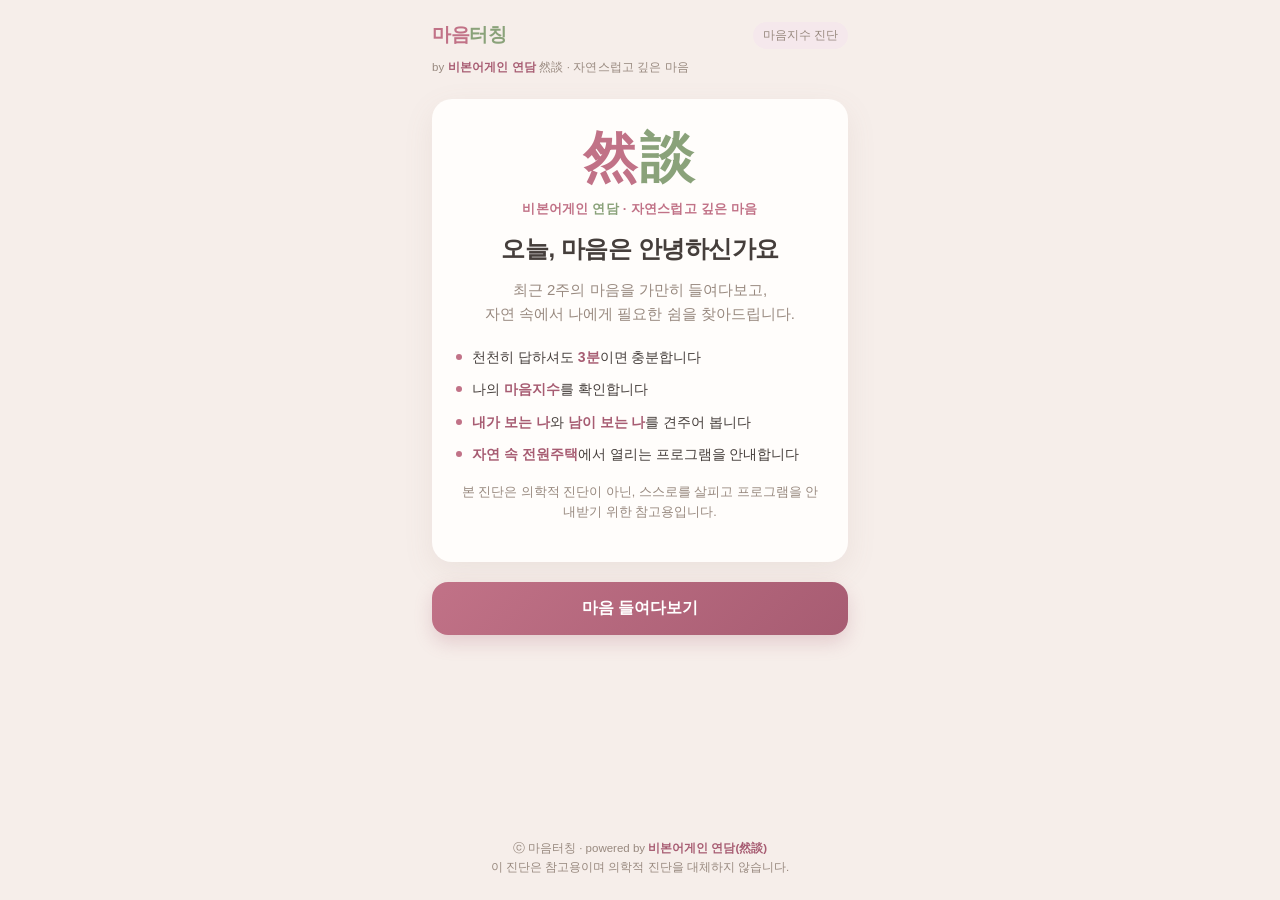
<file: index.html>
<!doctype html>
<html lang="ko">
<head>
  <meta charset="utf-8" />
  <meta name="viewport" content="width=device-width, initial-scale=1, viewport-fit=cover" />
  <meta name="theme-color" content="#f6eeea" />
  <title>마음터칭 · 마음지수 진단</title>
  <style>
    :root {
      --bg: #f6eeea;
      --card: #fffdfb;
      --ink: #453e3b;
      --ink-soft: #98897f;
      --accent: #c17287;        /* 뮤트 로즈 (boa 핑크에서) */
      --accent-deep: #a75c72;
      --accent-soft: #f5e8ec;
      --green: #8aa27a;         /* 세이지 그린 (boa 그린에서) */
      --green-deep: #6f8a62;
      --line: #eadfd8;
      --shadow: 0 10px 30px rgba(150, 115, 105, .10);
      --radius: 20px;
    }
    * { box-sizing: border-box; -webkit-tap-highlight-color: transparent; }
    html, body { margin: 0; padding: 0; }
    body {
      font-family: -apple-system, BlinkMacSystemFont, "Apple SD Gothic Neo", "Pretendard",
        "Noto Sans KR", "Malgun Gothic", sans-serif;
      background: var(--bg);
      color: var(--ink);
      line-height: 1.6;
      -webkit-font-smoothing: antialiased;
    }
    .app {
      max-width: 460px;
      margin: 0 auto;
      min-height: 100vh;
      min-height: 100dvh;
      display: flex;
      flex-direction: column;
      padding: env(safe-area-inset-top) 0 env(safe-area-inset-bottom);
    }

    /* Header */
    header {
      padding: 20px 22px 8px;
      display: flex;
      align-items: center;
      gap: 10px;
    }
    .logo {
      font-weight: 800;
      letter-spacing: -.02em;
      font-size: 19px;
      color: var(--accent);
    }
    .logo span { color: var(--green); }
    .tag {
      margin-left: auto;
      font-size: 12px;
      color: var(--ink-soft);
      background: var(--accent-soft);
      padding: 4px 10px;
      border-radius: 999px;
    }
    .byline {
      padding: 0 22px;
      font-size: 11.5px;
      color: var(--ink-soft);
      letter-spacing: .01em;
    }
    .byline b { color: var(--accent-deep); font-weight: 700; }

    /* Progress */
    .progress-wrap { padding: 8px 22px 0; }
    .progress {
      height: 6px;
      background: var(--line);
      border-radius: 999px;
      overflow: hidden;
    }
    .progress > i {
      display: block;
      height: 100%;
      width: 0%;
      background: linear-gradient(90deg, var(--accent), var(--accent-deep));
      border-radius: 999px;
      transition: width .35s ease;
    }
    .progress-label {
      font-size: 12px;
      color: var(--ink-soft);
      margin-top: 8px;
    }

    main { flex: 1; padding: 8px 22px 22px; }

    .screen { display: none; animation: fade .35s ease; }
    .screen.active { display: block; }
    @keyframes fade { from { opacity: 0; transform: translateY(8px); } to { opacity: 1; transform: none; } }

    /* Intro */
    .hero {
      background: var(--card);
      border-radius: var(--radius);
      box-shadow: var(--shadow);
      padding: 28px 24px;
      margin-top: 14px;
      text-align: center;
    }
    .hanja {
      font-size: 54px; font-weight: 700; line-height: 1;
      letter-spacing: .06em; margin: 4px 0 14px;
      font-family: "Apple SD Gothic Neo", "Noto Serif KR", "Nanum Myeongjo", serif;
    }
    .hanja .h1c { color: var(--accent); }
    .hanja .h2c { color: var(--green); }
    .brand-cap { font-size: 13px; color: var(--accent); font-weight: 700; margin: 0 0 10px; letter-spacing: .02em; }
    .brand-cap span { color: var(--green); }
    h1 { font-size: 24px; margin: 4px 0 10px; letter-spacing: -.02em; }
    .lead { color: var(--ink-soft); font-size: 15px; margin: 0 0 4px; }
    .intro-list {
      text-align: left;
      margin: 20px 0 4px;
      padding: 0;
      list-style: none;
      display: grid;
      gap: 10px;
    }
    .intro-list li {
      display: flex; gap: 10px; align-items: flex-start;
      font-size: 14px; color: var(--ink);
    }
    .intro-list li::before {
      content: '';
      width: 6px; height: 6px; border-radius: 50%;
      background: var(--accent);
      flex: none; margin-top: 8px;
    }
    .intro-list li b { color: var(--accent-deep); }
    .note {
      font-size: 12.5px;
      color: var(--ink-soft);
      margin-top: 16px;
    }

    /* Question */
    .q-num { font-size: 13px; color: var(--accent-deep); font-weight: 700; margin: 14px 0 6px; }
    .q-title { font-size: 20px; font-weight: 700; letter-spacing: -.01em; margin: 0 0 4px; }
    .q-sub { font-size: 13.5px; color: var(--ink-soft); margin: 0 0 18px; }
    .options { display: grid; gap: 10px; }
    .opt {
      background: var(--card);
      border: 1.5px solid var(--line);
      border-radius: 16px;
      padding: 15px 16px;
      font-size: 15px;
      color: var(--ink);
      text-align: left;
      cursor: pointer;
      transition: border-color .15s, background .15s, transform .05s;
      display: flex; align-items: center; gap: 12px;
      font-family: inherit;
    }
    .opt:active { transform: scale(.99); }
    .opt .dot {
      width: 20px; height: 20px; border-radius: 50%;
      border: 2px solid var(--line);
      flex: none; transition: .15s;
    }
    .opt.selected { border-color: var(--accent); background: var(--accent-soft); }
    .opt.selected .dot { border-color: var(--accent-deep); background: var(--accent-deep); box-shadow: inset 0 0 0 3px #fff; }

    /* Checklist chips */
    .chips { display: flex; flex-wrap: wrap; gap: 9px; }
    .chip {
      border: 1.5px solid var(--line);
      background: var(--card);
      color: var(--ink);
      border-radius: 999px;
      padding: 10px 15px;
      font-size: 14.5px;
      cursor: pointer;
      transition: .12s;
      font-family: inherit;
    }
    .chip:active { transform: scale(.97); }
    .chip.on { border-color: var(--green-deep); background: var(--green); color: #fff; font-weight: 600; }
    .chip-count { font-size: 12.5px; color: var(--ink-soft); margin: 14px 0 0; }

    /* Buttons */
    .btn {
      display: block; width: 100%;
      border: none; border-radius: 16px;
      padding: 16px; font-size: 16px; font-weight: 700;
      background: linear-gradient(135deg, var(--accent), var(--accent-deep));
      color: #fff; cursor: pointer;
      box-shadow: 0 8px 18px rgba(167, 92, 114, .22);
      transition: transform .05s, opacity .2s;
      font-family: inherit;
      text-align: center; text-decoration: none;
    }
    .btn:active { transform: translateY(1px); }
    .btn:disabled { opacity: .45; box-shadow: none; cursor: default; }
    .btn.ghost {
      background: transparent; color: var(--accent-deep);
      box-shadow: none; border: 1.5px solid var(--line);
    }
    .actions { margin-top: 20px; display: grid; gap: 10px; }
    .back {
      background: none; border: none; color: var(--ink-soft);
      font-size: 13px; padding: 6px; cursor: pointer; font-family: inherit;
    }

    /* Result */
    .gauge-wrap { text-align: center; padding: 8px 0 4px; }
    .gauge { position: relative; width: 190px; height: 190px; margin: 0 auto; }
    .gauge svg { transform: rotate(-90deg); }
    .gauge-center {
      position: absolute; inset: 0; display: grid; place-items: center; text-align: center;
    }
    .gauge-score { font-size: 46px; font-weight: 800; line-height: 1; color: var(--accent-deep); }
    .gauge-unit { font-size: 15px; color: var(--ink-soft); }
    .gauge-label { font-size: 13px; color: var(--ink-soft); margin-top: 2px; }
    .state-badge {
      display: inline-block; margin: 6px 0 2px;
      font-size: 14px; font-weight: 700;
      padding: 6px 14px; border-radius: 999px;
      background: var(--accent-soft); color: var(--accent-deep);
    }

    .card {
      background: var(--card);
      border-radius: var(--radius);
      box-shadow: var(--shadow);
      padding: 20px;
      margin-top: 16px;
    }
    .card h3 { margin: 0 0 4px; font-size: 12px; letter-spacing: .04em; color: var(--ink-soft); text-transform: uppercase; }
    .rec-name { font-size: 21px; font-weight: 800; margin: 2px 0 8px; color: var(--ink); }
    .rec-desc { font-size: 14px; color: var(--ink-soft); margin: 0 0 14px; }
    .rec-price {
      display: flex; align-items: baseline; gap: 8px;
      padding-top: 12px; border-top: 1px dashed var(--line);
    }
    .rec-price b { font-size: 20px; color: var(--accent-deep); }
    .rec-price small { font-size: 12.5px; color: var(--ink-soft); }
    .venue-line {
      margin-top: 12px; font-size: 13px; color: var(--ink-soft);
      display: flex; align-items: center; gap: 7px;
    }
    .venue-line b { color: var(--accent-deep); font-weight: 700; }

    /* Self vs Others */
    .persona-msg { font-size: 14px; color: var(--ink-soft); margin: 2px 0 16px; }
    .persona-row { margin-bottom: 14px; }
    .persona-row:last-child { margin-bottom: 0; }
    .persona-label {
      font-size: 13px; font-weight: 700; margin-bottom: 7px;
      display: flex; align-items: center; gap: 7px;
    }
    .persona-label .ic { font-size: 15px; }
    .persona-tags { display: flex; flex-wrap: wrap; gap: 7px; }
    .ptag {
      font-size: 13px; padding: 6px 12px; border-radius: 999px;
      background: var(--accent-soft); color: var(--accent-deep); font-weight: 600;
    }
    .ptag.muted { background: var(--line); color: var(--ink-soft); }
    .persona-empty { font-size: 13px; color: var(--ink-soft); }

    .price-tiers { display: grid; gap: 10px; margin-top: 4px; }
    .tier {
      display: flex; justify-content: space-between; align-items: center;
      padding: 12px 14px; border: 1.5px solid var(--line); border-radius: 14px;
      font-size: 14px;
    }
    .tier.pick { border-color: var(--accent); background: var(--accent-soft); }
    .tier .t-name { font-weight: 700; }
    .tier .t-desc { font-size: 12px; color: var(--ink-soft); }
    .tier .t-price { font-weight: 700; color: var(--accent-deep); white-space: nowrap; }

    .capture-tip {
      display: flex; gap: 10px; align-items: flex-start;
      background: #fbf6e4; border: 1px solid #ece0bb; color: #776a3c;
      border-radius: 14px; padding: 13px 14px; font-size: 13px; margin-top: 16px;
    }
    .refund {
      font-size: 12.5px; color: var(--ink-soft);
      margin-top: 16px; padding: 14px; background: var(--card);
      border-radius: 14px; border: 1px solid var(--line);
    }
    .refund b { color: var(--ink); }
    .refund ul { margin: 8px 0 0; padding-left: 18px; }
    .refund li { margin: 3px 0; }

    footer { text-align: center; font-size: 11.5px; color: var(--ink-soft); padding: 14px 22px 24px; }
    footer b { color: var(--accent-deep); }

    @media (prefers-color-scheme: dark) {
      :root {
        --bg: #211c1e; --card: #2b2427; --ink: #ece3df; --ink-soft: #a3948e;
        --accent: #c98ba0; --accent-deep: #d5a1b2; --accent-soft: #362b30;
        --green: #9db08d; --green-deep: #b0c2a0;
        --line: #3d3336; --shadow: 0 10px 30px rgba(0,0,0,.4);
      }
      .capture-tip { background: #3a2f1c; border-color: #55492c; color: #e0cf93; }
    }
  </style>
</head>
<body>
  <div class="app">
    <header>
      <div class="logo">마음<span>터칭</span></div>
      <div class="tag">마음지수 진단</div>
    </header>
    <div class="byline">by <b>비본어게인 연담</b> 然談 · 자연스럽고 깊은 마음</div>

    <div class="progress-wrap" id="progressWrap" style="display:none">
      <div class="progress"><i id="bar"></i></div>
      <div class="progress-label" id="progressLabel"></div>
    </div>

    <main>
      <!-- INTRO -->
      <section class="screen active" id="intro">
        <div class="hero">
          <div class="hanja"><span class="h1c">然</span><span class="h2c">談</span></div>
          <p class="brand-cap">비본어게인 <span>연담</span> · 자연스럽고 깊은 마음</p>
          <h1>오늘, 마음은 안녕하신가요</h1>
          <p class="lead">최근 2주의 마음을 가만히 들여다보고,<br>자연 속에서 나에게 필요한 쉼을 찾아드립니다.</p>
          <ul class="intro-list">
            <li><span>천천히 답하셔도 <b>3분</b>이면 충분합니다</span></li>
            <li><span>나의 <b>마음지수</b>를 확인합니다</span></li>
            <li><span><b>내가 보는 나</b>와 <b>남이 보는 나</b>를 견주어 봅니다</span></li>
            <li><span><b>자연 속 전원주택</b>에서 열리는 프로그램을 안내합니다</span></li>
          </ul>
          <p class="note">본 진단은 의학적 진단이 아닌, 스스로를 살피고 프로그램을 안내받기 위한 참고용입니다.</p>
        </div>
        <div class="actions">
          <button class="btn" onclick="start()">마음 들여다보기</button>
        </div>
      </section>

      <!-- QUESTION -->
      <section class="screen" id="question">
        <div class="q-num" id="qNum"></div>
        <h2 class="q-title" id="qTitle"></h2>
        <p class="q-sub" id="qSub"></p>
        <div class="options" id="options"></div>
        <p class="chip-count" id="chipCount" style="display:none"></p>
        <div class="actions">
          <button class="btn" id="nextBtn" style="display:none" onclick="next()">다음</button>
          <button class="back" id="backBtn" onclick="prev()">← 이전</button>
        </div>
      </section>

      <!-- RESULT -->
      <section class="screen" id="result">
        <div class="gauge-wrap">
          <div class="gauge">
            <svg width="190" height="190" viewBox="0 0 190 190">
              <circle cx="95" cy="95" r="82" fill="none" stroke="var(--line)" stroke-width="14"/>
              <circle id="gaugeArc" cx="95" cy="95" r="82" fill="none"
                stroke="url(#g)" stroke-width="14" stroke-linecap="round"
                stroke-dasharray="515" stroke-dashoffset="515"/>
              <defs>
                <linearGradient id="g" x1="0" y1="0" x2="1" y2="1">
                  <stop offset="0" stop-color="var(--accent)"/>
                  <stop offset="1" stop-color="var(--green)"/>
                </linearGradient>
              </defs>
            </svg>
            <div class="gauge-center">
              <div>
                <div class="gauge-score"><span id="scoreVal">0</span><span class="gauge-unit">점</span></div>
                <div class="gauge-label">나의 마음지수</div>
              </div>
            </div>
          </div>
          <div class="state-badge" id="stateBadge"></div>
          <p class="q-sub" id="stateMsg" style="margin-top:8px"></p>
        </div>

        <!-- 나 vs 타인 인식 -->
        <div class="card" id="personaCard">
          <h3>내가 보는 나 · 남이 보는 나</h3>
          <p class="persona-msg" id="personaMsg"></p>
          <div class="persona-row">
            <div class="persona-label"><span class="ic">🤝</span> 안과 밖이 닮은 모습</div>
            <div class="persona-tags" id="pMatch"></div>
          </div>
          <div class="persona-row">
            <div class="persona-label"><span class="ic">🌙</span> 나만 아는 속마음</div>
            <div class="persona-tags" id="pSelf"></div>
          </div>
          <div class="persona-row">
            <div class="persona-label"><span class="ic">🎭</span> 남에게 비치는 모습</div>
            <div class="persona-tags" id="pOthers"></div>
          </div>
        </div>

        <div class="card">
          <h3>추천 프로그램</h3>
          <div class="rec-name" id="recName"></div>
          <p class="rec-desc" id="recDesc"></p>
          <div class="rec-price">
            <b id="recPrice"></b><small id="recPriceNote"></small>
          </div>
          <div class="venue-line">🌳 <span id="venueLine"></span></div>
        </div>

        <div class="card">
          <h3>가격 안내</h3>
          <div class="price-tiers" id="tiers"></div>
        </div>

        <div class="capture-tip">
          <span>📸</span>
          <div><b>예약 방법</b><br>이 결과 화면을 <b>캡처</b>하신 뒤 아래 <b>예약 신청</b> 버튼(네이버폼)에서
          함께 첨부해 주시면, 담당 큐레이터가 꼭 맞는 세션으로 안내해 드립니다.</div>
        </div>

        <div class="card">
          <h3>오시는 길 · 픽업 안내</h3>
          <p class="rec-desc" style="margin:6px 0 0">
            프로그램은 강화의 자연 속 전원주택에서 열립니다.<br>
            대중교통으로 오시는 분은 <b>강화터미널에서 픽업</b>해 드립니다.
            예약하실 때 픽업 희망 여부를 함께 남겨주세요.
          </p>
        </div>

        <div class="refund">
          <b>환불 규정 안내</b>
          <ul>
            <li>예약일 기준 <b>1개월 이전</b> 취소: <b>100% 환불</b></li>
            <li>1개월 이내 ~ 2주 이전: 70% 환불</li>
            <li>2주 이내 ~ 1주 이전: 50% 환불</li>
            <li>1주 이내 · 당일: 환불 불가</li>
          </ul>
        </div>

        <div class="actions">
          <a class="btn" id="reserveBtn" href="#" target="_blank" rel="noopener">예약 신청하기 (네이버폼)</a>
          <button class="btn ghost" onclick="restart()">다시 진단하기</button>
        </div>
      </section>
    </main>

    <footer>ⓒ 마음터칭 · powered by <b>비본어게인 연담(然談)</b><br>이 진단은 참고용이며 의학적 진단을 대체하지 않습니다.</footer>
  </div>

  <script>
    // ===== 설정 =====
    // 네이버폼 예약 신청 URL을 여기에 붙여넣으세요. (예: https://naver.me/xxxxxxxx)
    const NAVER_FORM_URL = "";

    // ===== 설문 정의 =====
    const TRAITS = ['차분한','다정한','활발한','주도적인','예민한','완벽주의적인',
      '유머러스한','신중한','감성적인','독립적인','배려심 깊은','솔직한'];

    const QUESTIONS = [
      // 직관적 오프너
      { type: 'scored', title: '지금 내 마음 날씨는 어디에 가까운가요?',
        sub: '떠오르는 대로 편하게 골라주세요.',
        options: [ ['☀️  맑아요 · 편안해요', 0], ['⛅  구름 조금 · 그럭저럭', 1],
                   ['🌧️  비가 와요 · 지쳐 있어요', 2], ['⛈️  폭풍이에요 · 많이 힘들어요', 3] ] },
      // 우울감 측정
      { type: 'scored', title: '요즘 2주, 문득 마음이 가라앉거나 우울해지는 순간이 있으셨나요?',
        options: [ ['거의 없었어요', 0], ['가끔 있었어요', 1], ['자주 있었어요', 2], ['거의 매일 그랬어요', 3] ] },
      { type: 'scored', title: '평소 즐기던 일이, 예전만큼 즐겁게 느껴지지 않으신가요?',
        options: [ ['그렇지 않아요', 0], ['가끔 그래요', 1], ['자주 그래요', 2], ['거의 매일 그래요', 3] ] },
      { type: 'scored', title: '잠자리에 누우면, 실제로 잠들기까지 얼마나 걸리세요?',
        sub: '입면 시간을 골라주세요.',
        options: [ ['15분 안에 잠들어요', 0], ['30분쯤 걸려요', 1], ['1시간쯤 뒤척여요', 2], ['1시간 이상 · 자주 깨요', 3] ] },
      { type: 'scored', title: '하루를 보내며, 몸도 마음도 쉽게 지친다고 느끼시나요?',
        options: [ ['그렇지 않아요', 0], ['가끔 그래요', 1], ['자주 그래요', 2], ['거의 매일 그래요', 3] ] },
      { type: 'scored', title: '작은 일에도 마음이 예민해지거나, 괜히 불안해지곤 하나요?',
        options: [ ['그렇지 않아요', 0], ['가끔 그래요', 1], ['자주 그래요', 2], ['거의 매일 그래요', 3] ] },

      // 자기 인식 체크리스트
      { type: 'checklist', key: 'self', min: 1,
        title: '내가 보는 나',
        sub: '스스로 떠올렸을 때 나와 가까운 모습을 모두 골라주세요.',
        options: TRAITS },
      { type: 'checklist', key: 'others', min: 1,
        title: '남이 보는 나',
        sub: '사람들이 나를 이렇게 볼 것 같다 싶은 모습을 모두 골라주세요.',
        options: TRAITS },

      // 직관적 니즈
      { type: 'pref', key: 'need', title: '요즘 나에게 가장 필요한 한 가지를 고른다면요?',
        options: [
          ['푹 쉬는 시간이요', 'rest'],
          ['따뜻한 위로와 공감이요', 'comfort'],
          ['새로운 활력과 에너지요', 'energy'],
          ['마음의 방향, 나에 대한 통찰이요', 'insight'] ] },

      // 자연 속 전원주택 환경
      { type: 'pref', key: 'setting',
        title: '프로그램은 자연 속 전원주택에서 열려요. 어떤 시간이 끌리세요?',
        sub: '숲과 마당, 툇마루가 있는 조용한 공간이에요.',
        options: [
          ['숲길을 걷고 몸을 움직이는 활동적인 시간', 'active'],
          ['마당·툇마루에서 가볍게 몸을 풀며', 'light'],
          ['조용히 앉아 마음을 가라앉히는 시간', 'calm'],
          ['자연의 소리에 기대어 온전히 쉬는 시간', 'nature'] ] },
      { type: 'pref', key: 'stay', title: '어떤 방식으로 머물고 싶으세요?',
        options: [
          ['반나절, 가볍게 다녀올래요', 'half'],
          ['하루 종일, 온전히 보낼래요', 'full'],
          ['1박 하며 깊이 쉬는 리트릿이 좋아요', 'overnight'] ] },
      { type: 'pref', key: 'who', title: '누구와 함께하면 좋을까요?',
        options: [
          ['혼자서 (개인 체험)', 'solo'],
          ['소중한 사람과 (커플 체험)', 'couple'],
          ['가족과 함께 (가족 워크숍)', 'family'] ] },
      { type: 'pref', key: 'price', title: '비용은 어느 정도로 생각하고 계세요?',
        options: [
          ['부담 없이 가볍게', 'low'],
          ['나에게 집중된 프리미엄 케어', 'high'],
          ['상관없어요, 가장 좋은 걸로', 'any'] ] },
    ];

    const PROGRAMS = {
      singingbowl: { name: '싱잉볼 명상', desc: '전원주택의 고요함 속에서 싱잉볼의 깊은 울림에 몸을 맡깁니다. 애써 무엇을 하지 않아도, 마음이 서서히 가라앉는 회복의 시간입니다.', price: '69,000원', note: '~ / 그룹 세션' },
      aroma: { name: '아로마테라피 스트레칭 명상', desc: '숲의 향과 아로마가 어우러진 공간에서 굳어 있던 몸을 천천히 풀어냅니다. 몸의 긴장이 풀리면, 마음도 따라 가벼워집니다.', price: '89,000원', note: '~ / 그룹 세션' },
      sound: { name: '자연의 소리 사운드 테라피', desc: '바람과 물, 새소리가 흐르는 자연 한가운데에서 온전히 쉬어 갑니다. 아무것도 하지 않아도 되는, 오롯한 쉼의 시간입니다.', price: '79,000원', note: '~ / 그룹 세션' },
      oneonone: { name: '1:1 맞춤 케어 세션', desc: '전문 큐레이터와 마주 앉아 나의 마음과 결을 함께 들여다봅니다. 조용한 전원주택에서, 나에게 꼭 맞는 방향을 찾아가는 깊은 시간입니다.', price: '250,000 ~ 350,000원', note: '/ 1:1 맞춤' },
    };

    const TIERS = [
      { id: 'group',  name: '그룹 세션',     desc: '싱잉볼 · 사운드 · 스트레칭', price: '69,000원~' },
      { id: 'couple', name: '커플 · 가족',   desc: '함께하는 체험 · 워크숍',   price: '129,000원~' },
      { id: 'one',    name: '1:1 맞춤 세션', desc: '개인 집중 프리미엄 케어',  price: '250,000원~' },
    ];

    const WHO_LABEL  = { solo: '개인', couple: '커플', family: '가족' };
    const STAY_LABEL = { half: '반나절', full: '하루 종일', overnight: '1박 리트릿' };

    // ===== 상태 =====
    let idx = 0;
    const answers = {};        // 문항 index -> 값 (scored)
    const pref = {};           // key -> 값 (pref)
    const checks = {};         // key -> Set (checklist)

    const $ = id => document.getElementById(id);

    function start() { idx = 0; showQuestion(); }

    function showScreen(name) {
      document.querySelectorAll('.screen').forEach(s => s.classList.remove('active'));
      $(name).classList.add('active');
      window.scrollTo(0, 0);
    }

    function showQuestion() {
      showScreen('question');
      $('progressWrap').style.display = 'block';
      const q = QUESTIONS[idx];
      const pct = Math.round(idx / QUESTIONS.length * 100);
      $('bar').style.width = pct + '%';
      $('progressLabel').textContent = `${idx + 1} / ${QUESTIONS.length}`;
      $('qNum').textContent = `Q${idx + 1}.`;
      $('qTitle').textContent = q.title;
      $('qSub').textContent = q.sub || '';
      $('qSub').style.display = q.sub ? 'block' : 'none';
      $('backBtn').style.visibility = idx === 0 ? 'hidden' : 'visible';

      const wrap = $('options');
      wrap.innerHTML = '';

      if (q.type === 'checklist') {
        wrap.className = 'chips';
        if (!checks[q.key]) checks[q.key] = new Set();
        const set = checks[q.key];
        q.options.forEach(label => {
          const chip = document.createElement('button');
          chip.className = 'chip' + (set.has(label) ? ' on' : '');
          chip.textContent = label;
          chip.onclick = () => {
            set.has(label) ? set.delete(label) : set.add(label);
            chip.classList.toggle('on');
            updateChipUI(q);
          };
          wrap.appendChild(chip);
        });
        $('chipCount').style.display = 'block';
        $('nextBtn').style.display = 'block';
        updateChipUI(q);
      } else {
        wrap.className = 'options';
        $('chipCount').style.display = 'none';
        $('nextBtn').style.display = 'none';
        const prevVal = q.type === 'scored' ? answers[idx] : pref[q.key];
        q.options.forEach(([label, val]) => {
          const btn = document.createElement('button');
          btn.className = 'opt' + (prevVal === val ? ' selected' : '');
          btn.innerHTML = `<span class="dot"></span><span>${label}</span>`;
          btn.onclick = () => choose(val, btn);
          wrap.appendChild(btn);
        });
      }
    }

    function updateChipUI(q) {
      const n = checks[q.key].size;
      $('chipCount').textContent = n ? `${n}개 선택됨` : '하나 이상 골라주세요.';
      $('nextBtn').disabled = n < (q.min || 1);
    }

    function choose(val, btn) {
      const q = QUESTIONS[idx];
      if (q.type === 'scored') answers[idx] = val;
      else pref[q.key] = val;
      for (const o of $('options').children) o.classList.remove('selected');
      btn.classList.add('selected');
      setTimeout(next, 220);
    }

    function next() {
      if (idx < QUESTIONS.length - 1) { idx++; showQuestion(); }
      else finish();
    }
    function prev() { if (idx > 0) { idx--; showQuestion(); } }

    function finish() {
      $('bar').style.width = '100%';
      renderResult(compute());
      showScreen('result');
      $('progressWrap').style.display = 'none';
    }

    function compute() {
      // 마음지수 (마음 날씨 + 우울감 문항, 높을수록 건강)
      const scored = QUESTIONS.filter(q => q.type === 'scored');
      const maxRaw = scored.length * 3;
      let raw = 0;
      QUESTIONS.forEach((q, i) => { if (q.type === 'scored') raw += (answers[i] || 0); });
      const score = Math.round((1 - raw / maxRaw) * 100);

      let state, msg;
      if (score >= 75) { state = '안정적인 마음'; msg = '마음이 잘 지켜지고 있습니다. 지금의 고요한 균형을 이어가는 시간을 권해드립니다.'; }
      else if (score >= 50) { state = '조금 지친 마음'; msg = '일상의 피로와 긴장이 조용히 쌓여 있습니다. 마음을 천천히 풀어주는 시간이 필요해 보입니다.'; }
      else if (score >= 30) { state = '돌봄이 필요한 마음'; msg = '마음이 꽤 무거워져 있습니다. 이제는 나를 먼저 살피는 시간을 가져보시길 권해드립니다.'; }
      else { state = '충분한 쉼이 필요한 마음'; msg = '지금은 스스로를 깊이 돌볼 시간입니다. 1:1 세션에서 함께 천천히 살펴보면 좋겠습니다.'; }

      // 나 vs 타인 인식
      const self = checks.self || new Set();
      const others = checks.others || new Set();
      const match = TRAITS.filter(t => self.has(t) && others.has(t));
      const selfOnly = TRAITS.filter(t => self.has(t) && !others.has(t));
      const othersOnly = TRAITS.filter(t => others.has(t) && !self.has(t));
      const gap = selfOnly.length + othersOnly.length;
      let personaMsg;
      if (self.size + others.size === 0) personaMsg = '성향 문항을 건너뛰셨습니다.';
      else if (gap === 0) personaMsg = '스스로 보는 나와 남에게 비치는 내가 거의 같습니다. 안과 밖이 잘 어우러진 분입니다.';
      else if (gap <= 2) personaMsg = '내면과 겉모습이 대체로 닮아 있습니다. 조금 다른 결은 나만의 깊이이기도 합니다.';
      else if (gap <= 4) personaMsg = '내가 아는 나와 남에게 비치는 나 사이에 어느 정도 간극이 있습니다. 그 틈을 가만히 들여다보면 나를 더 알게 됩니다.';
      else personaMsg = '내면과 겉으로 보이는 모습의 간극이 큰 편입니다. 나를 깊이 알아가는 시간이 마음을 한결 가볍게 해줄 것입니다.';

      // 추천 로직
      let key;
      if (pref.price === 'any' || pref.price === 'high' ||
          pref.need === 'comfort' || pref.need === 'insight' ||
          score < 30 || gap >= 5) {
        key = 'oneonone';
      } else if (pref.setting === 'active' || pref.setting === 'light') {
        key = 'aroma';
      } else if (pref.setting === 'nature') {
        key = 'sound';
      } else {
        key = 'singingbowl';
      }

      const tierPick = key === 'oneonone' ? 'one'
        : (pref.who === 'couple' || pref.who === 'family') ? 'couple' : 'group';

      const venueBits = [];
      if (pref.who) venueBits.push(WHO_LABEL[pref.who]);
      if (pref.stay) venueBits.push(STAY_LABEL[pref.stay]);
      venueBits.push('자연 속 전원주택');

      return { score, state, msg, program: PROGRAMS[key], tierPick,
               venue: venueBits.join(' · '),
               persona: { match, selfOnly, othersOnly, msg: personaMsg, any: self.size + others.size > 0 } };
    }

    function renderResult(r) {
      const circ = 2 * Math.PI * 82;
      const arc = $('gaugeArc');
      arc.style.strokeDasharray = circ;
      arc.style.strokeDashoffset = circ;
      requestAnimationFrame(() => {
        arc.style.transition = 'stroke-dashoffset 1.1s cubic-bezier(.2,.8,.2,1)';
        arc.style.strokeDashoffset = circ * (1 - r.score / 100);
      });
      let cur = 0;
      const step = () => {
        cur += Math.max(1, Math.round(r.score / 28));
        if (cur >= r.score) cur = r.score;
        $('scoreVal').textContent = cur;
        if (cur < r.score) requestAnimationFrame(step);
      };
      step();

      $('stateBadge').textContent = r.state;
      $('stateMsg').textContent = r.msg;

      $('personaCard').style.display = r.persona.any ? 'block' : 'none';
      $('personaMsg').textContent = r.persona.msg;
      fillTags('pMatch', r.persona.match, false);
      fillTags('pSelf', r.persona.selfOnly, true);
      fillTags('pOthers', r.persona.othersOnly, true);

      $('recName').textContent = r.program.name;
      $('recDesc').textContent = r.program.desc;
      $('recPrice').textContent = r.program.price;
      $('recPriceNote').textContent = r.program.note;
      $('venueLine').innerHTML = r.venue.replace(/자연 속 전원주택/, '<b>자연 속 전원주택</b>');

      const tiers = $('tiers');
      tiers.innerHTML = '';
      TIERS.forEach(t => {
        const el = document.createElement('div');
        el.className = 'tier' + (t.id === r.tierPick ? ' pick' : '');
        el.innerHTML = `<div><div class="t-name">${t.name}${t.id === r.tierPick ? ' · 추천' : ''}</div>
          <div class="t-desc">${t.desc}</div></div><div class="t-price">${t.price}</div>`;
        tiers.appendChild(el);
      });

      const btn = $('reserveBtn');
      if (NAVER_FORM_URL) { btn.href = NAVER_FORM_URL; btn.onclick = null; }
      else { btn.href = '#'; btn.onclick = e => { e.preventDefault();
        alert('예약용 네이버폼이 준비 중입니다.\n결과 화면을 캡처하여 문의 채널로 보내주시면 정성껏 안내해 드리겠습니다.'); }; }
    }

    function fillTags(id, arr, muted) {
      const box = $(id);
      box.innerHTML = '';
      if (!arr.length) { box.innerHTML = '<span class="persona-empty">— 없음</span>'; return; }
      arr.forEach(t => {
        const s = document.createElement('span');
        s.className = 'ptag' + (muted ? ' muted' : '');
        s.textContent = t;
        box.appendChild(s);
      });
    }

    function restart() {
      idx = 0;
      for (const k in answers) delete answers[k];
      for (const k in pref) delete pref[k];
      for (const k in checks) delete checks[k];
      $('progressWrap').style.display = 'none';
      showScreen('intro');
    }
  </script>
</body>
</html>
</file>
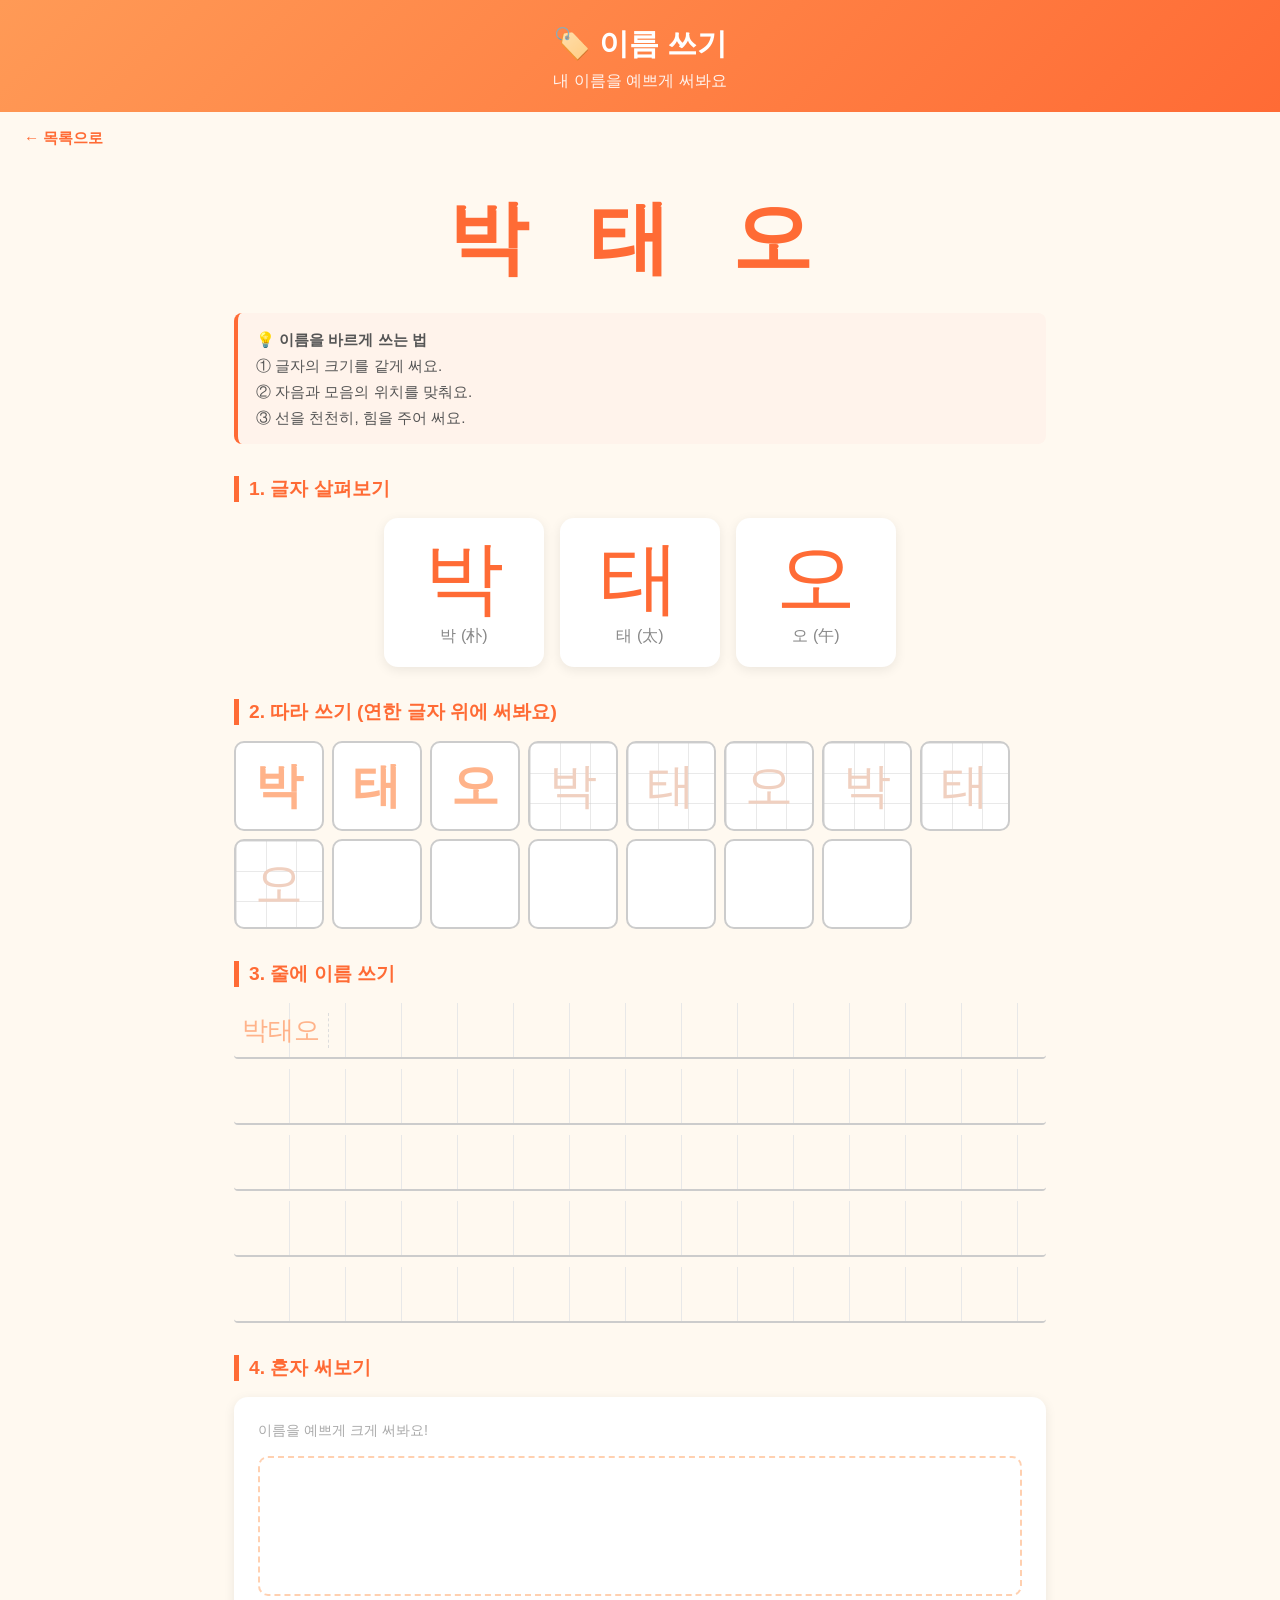
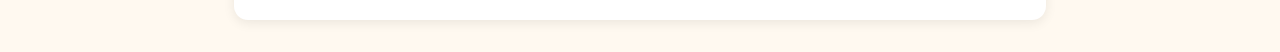
<file: 01_name.html>
<!DOCTYPE html>
<html lang="ko">
<head>
  <meta charset="UTF-8">
  <meta name="viewport" content="width=device-width, initial-scale=1.0">
  <title>이름 쓰기 - 박태오</title>
  <link rel="stylesheet" href="style_shared.css">
  <style>
    .name-big {
      text-align: center;
      font-size: 5rem;
      color: #ff6b35;
      letter-spacing: 20px;
      padding: 20px 0;
      font-weight: bold;
    }
    .stroke-order {
      display: flex;
      flex-wrap: wrap;
      gap: 16px;
      justify-content: center;
      margin: 16px 0 24px;
    }
    .stroke-card {
      background: white;
      border-radius: 14px;
      padding: 20px;
      box-shadow: 0 3px 12px rgba(0,0,0,0.08);
      text-align: center;
      min-width: 160px;
    }
    .stroke-card .char { font-size: 5rem; color: #ff6b35; line-height: 1; }
    .stroke-card .name { font-size: 1rem; color: #888; margin-top: 8px; }
    .name-trace {
      display: flex;
      flex-wrap: wrap;
      gap: 8px;
      margin: 16px 0 24px;
    }
    .name-cell {
      width: 90px; height: 90px;
      border: 2px solid #ccc;
      border-radius: 10px;
      background: white;
      display: flex; align-items: center; justify-content: center;
      font-size: 3rem;
      position: relative;
    }
    .name-cell.guide { color: #ffb38a; font-weight: bold; }
    .name-cell.practice {
      background-image:
        linear-gradient(rgba(200,200,200,0.4) 1px, transparent 1px),
        linear-gradient(90deg, rgba(200,200,200,0.4) 1px, transparent 1px);
      background-size: 30px 30px;
      color: transparent;
    }
    .name-cell.practice::before {
      content: attr(data-char);
      position: absolute;
      font-size: 3rem;
      color: #f0d0c0;
    }
    .tip-box {
      background: #fff3eb;
      border-left: 4px solid #ff6b35;
      border-radius: 8px;
      padding: 14px 18px;
      margin-bottom: 20px;
      font-size: 0.95rem;
      color: #555;
      line-height: 1.7;
    }
  </style>
</head>
<body>

<header class="page-header">
  <h1>🏷️ 이름 쓰기</h1>
  <p>내 이름을 예쁘게 써봐요</p>
</header>

<a class="back-link" href="index.html">← 목록으로</a>

<div class="section">
  <div class="name-big">박 태 오</div>

  <div class="tip-box">
    💡 <strong>이름을 바르게 쓰는 법</strong><br>
    ① 글자의 크기를 같게 써요.<br>
    ② 자음과 모음의 위치를 맞춰요.<br>
    ③ 선을 천천히, 힘을 주어 써요.
  </div>
</div>

<div class="section">
  <h2>1. 글자 살펴보기</h2>
  <div class="stroke-order">
    <div class="stroke-card">
      <div class="char">박</div>
      <div class="name">박 (朴)</div>
    </div>
    <div class="stroke-card">
      <div class="char">태</div>
      <div class="name">태 (太)</div>
    </div>
    <div class="stroke-card">
      <div class="char">오</div>
      <div class="name">오 (午)</div>
    </div>
  </div>
</div>

<div class="section">
  <h2>2. 따라 쓰기 (연한 글자 위에 써봐요)</h2>
  <div class="name-trace">
    <!-- Guide -->
    <div class="name-cell guide">박</div>
    <div class="name-cell guide">태</div>
    <div class="name-cell guide">오</div>
    <!-- Practice row 1 -->
    <div class="name-cell practice" data-char="박"></div>
    <div class="name-cell practice" data-char="태"></div>
    <div class="name-cell practice" data-char="오"></div>
    <!-- Practice row 2 -->
    <div class="name-cell practice" data-char="박"></div>
    <div class="name-cell practice" data-char="태"></div>
    <div class="name-cell practice" data-char="오"></div>
    <!-- Free write -->
    <div class="name-cell"></div>
    <div class="name-cell"></div>
    <div class="name-cell"></div>
    <div class="name-cell"></div>
    <div class="name-cell"></div>
    <div class="name-cell"></div>
  </div>
</div>

<div class="section">
  <h2>3. 줄에 이름 쓰기</h2>
  <div class="write-lines">
    <div class="write-line"><span class="hint">박태오</span></div>
    <div class="write-line"></div>
    <div class="write-line"></div>
    <div class="write-line"></div>
    <div class="write-line"></div>
  </div>
</div>

<div class="section" style="margin-top:24px;">
  <h2>4. 혼자 써보기</h2>
  <div style="background:white;border-radius:14px;padding:24px;box-shadow:0 3px 12px rgba(0,0,0,0.08);">
    <p style="color:#aaa;font-size:0.9rem;margin-bottom:16px;">이름을 예쁘게 크게 써봐요!</p>
    <div style="height:140px;border:2px dashed #ffd0b0;border-radius:10px;"></div>
  </div>
</div>

</body>
</html>
</file>
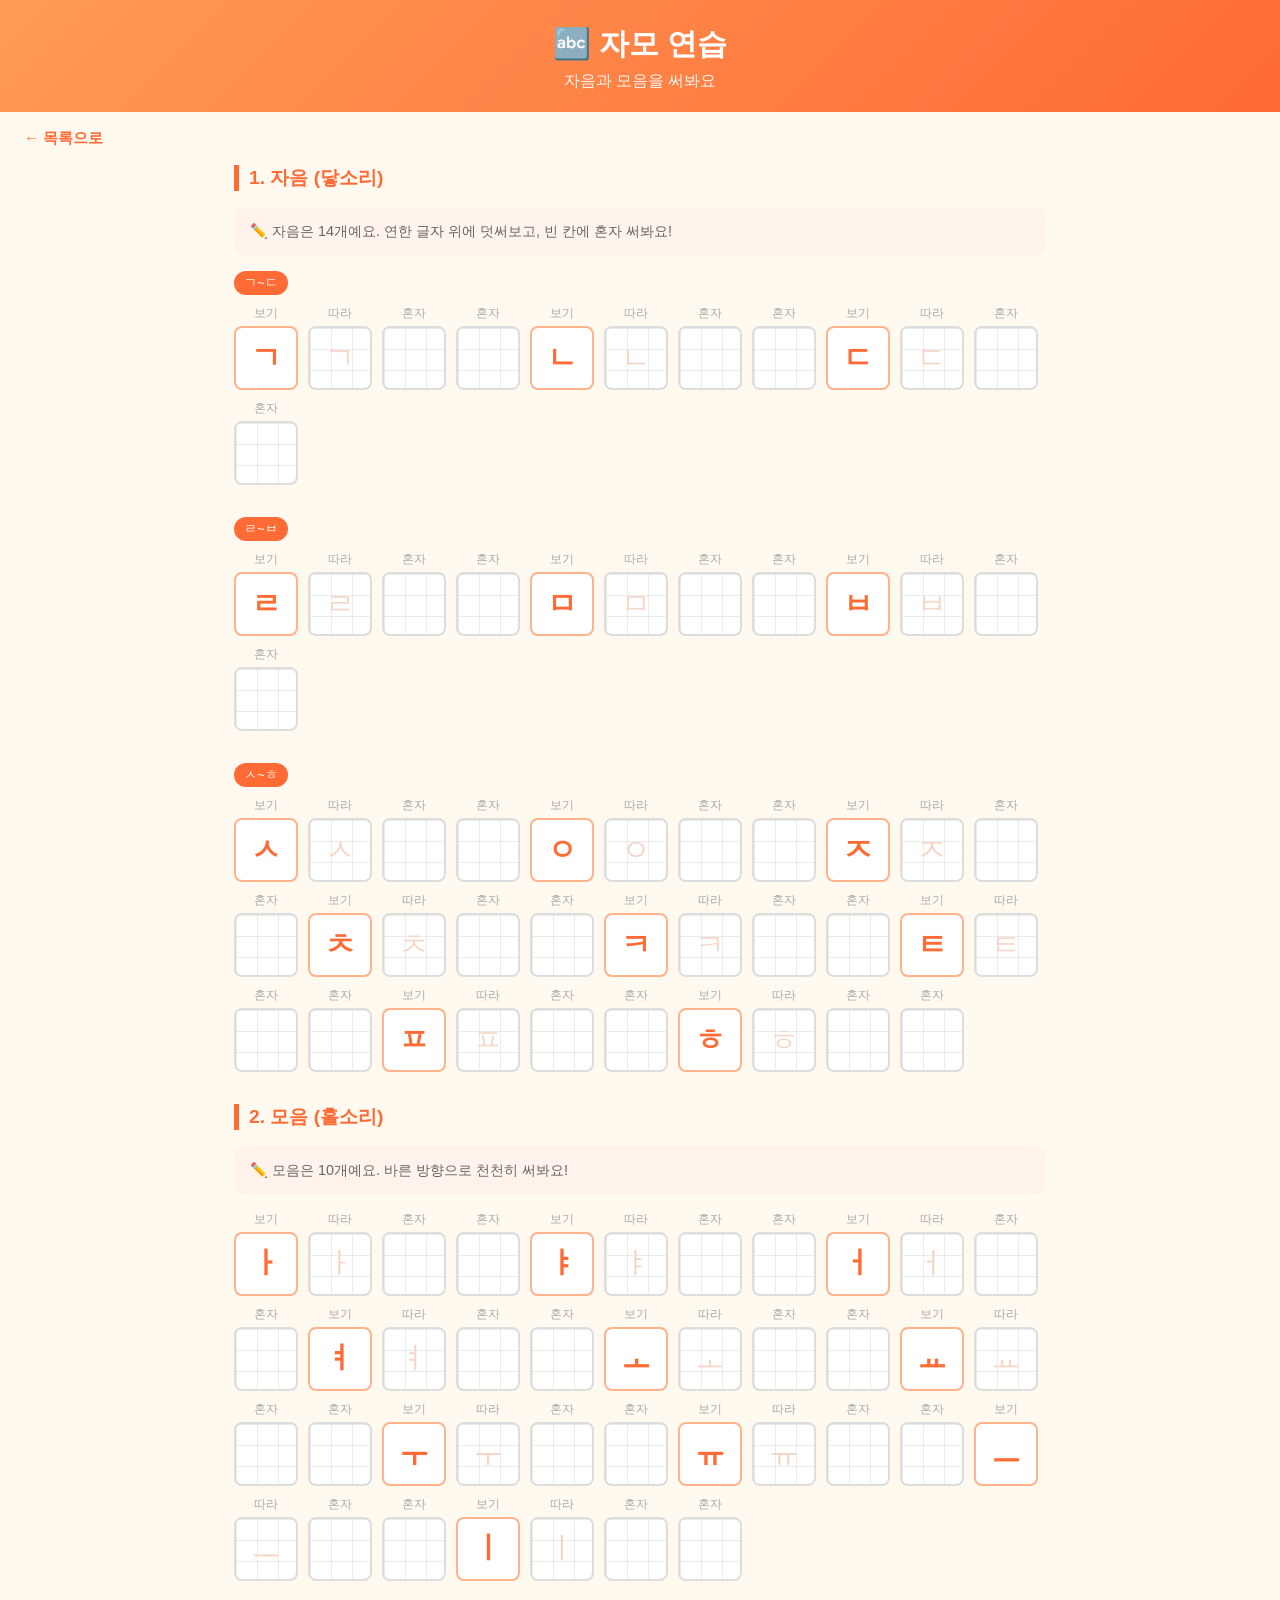
<file: 02_jamo.html>
<!DOCTYPE html>
<html lang="ko">
<head>
  <meta charset="UTF-8">
  <meta name="viewport" content="width=device-width, initial-scale=1.0">
  <title>자모 연습 - 박태오</title>
  <link rel="stylesheet" href="style_shared.css">
  <style>
    .jamo-section { margin-bottom: 32px; }
    .jamo-grid {
      display: flex;
      flex-wrap: wrap;
      gap: 10px;
    }
    .jamo-item {
      text-align: center;
    }
    .jamo-item .lbl { font-size: 0.75rem; color: #aaa; margin-bottom: 4px; }
    .jamo-cell {
      width: 64px; height: 64px;
      border: 2px solid #ddd;
      border-radius: 8px;
      background: white;
      display: flex;
      align-items: center;
      justify-content: center;
      font-size: 1.9rem;
      position: relative;
    }
    .jamo-cell.g { color: #ff6b35; font-weight: bold; border-color: #ffb38a; }
    .jamo-cell.p {
      background-image:
        linear-gradient(rgba(200,200,200,0.35) 1px, transparent 1px),
        linear-gradient(90deg, rgba(200,200,200,0.35) 1px, transparent 1px);
      background-size: 21px 21px;
    }
    .jamo-cell.p::before {
      content: attr(data-c);
      position: absolute;
      font-size: 1.9rem;
      color: #f5d5c5;
    }
    .tag {
      display: inline-block;
      background: #ff6b35;
      color: white;
      font-size: 0.82rem;
      padding: 3px 10px;
      border-radius: 20px;
      margin-bottom: 10px;
    }
    .info-box {
      background: #fff3eb;
      border-radius: 10px;
      padding: 12px 16px;
      font-size: 0.9rem;
      color: #666;
      margin-bottom: 16px;
      line-height: 1.7;
    }
  </style>
</head>
<body>

<header class="page-header">
  <h1>🔤 자모 연습</h1>
  <p>자음과 모음을 써봐요</p>
</header>

<a class="back-link" href="index.html">← 목록으로</a>

<!-- 자음 -->
<div class="section">
  <h2>1. 자음 (닿소리)</h2>
  <div class="info-box">
    ✏️ 자음은 14개예요. 연한 글자 위에 덧써보고, 빈 칸에 혼자 써봐요!
  </div>

  <div class="jamo-section">
    <span class="tag">ㄱ~ㄷ</span>
    <div class="jamo-grid">
      <div class="jamo-item"><div class="lbl">보기</div><div class="jamo-cell g">ㄱ</div></div>
      <div class="jamo-item"><div class="lbl">따라</div><div class="jamo-cell p" data-c="ㄱ"></div></div>
      <div class="jamo-item"><div class="lbl">혼자</div><div class="jamo-cell p"></div></div>
      <div class="jamo-item"><div class="lbl">혼자</div><div class="jamo-cell p"></div></div>

      <div class="jamo-item"><div class="lbl">보기</div><div class="jamo-cell g">ㄴ</div></div>
      <div class="jamo-item"><div class="lbl">따라</div><div class="jamo-cell p" data-c="ㄴ"></div></div>
      <div class="jamo-item"><div class="lbl">혼자</div><div class="jamo-cell p"></div></div>
      <div class="jamo-item"><div class="lbl">혼자</div><div class="jamo-cell p"></div></div>

      <div class="jamo-item"><div class="lbl">보기</div><div class="jamo-cell g">ㄷ</div></div>
      <div class="jamo-item"><div class="lbl">따라</div><div class="jamo-cell p" data-c="ㄷ"></div></div>
      <div class="jamo-item"><div class="lbl">혼자</div><div class="jamo-cell p"></div></div>
      <div class="jamo-item"><div class="lbl">혼자</div><div class="jamo-cell p"></div></div>
    </div>
  </div>

  <div class="jamo-section">
    <span class="tag">ㄹ~ㅂ</span>
    <div class="jamo-grid">
      <div class="jamo-item"><div class="lbl">보기</div><div class="jamo-cell g">ㄹ</div></div>
      <div class="jamo-item"><div class="lbl">따라</div><div class="jamo-cell p" data-c="ㄹ"></div></div>
      <div class="jamo-item"><div class="lbl">혼자</div><div class="jamo-cell p"></div></div>
      <div class="jamo-item"><div class="lbl">혼자</div><div class="jamo-cell p"></div></div>

      <div class="jamo-item"><div class="lbl">보기</div><div class="jamo-cell g">ㅁ</div></div>
      <div class="jamo-item"><div class="lbl">따라</div><div class="jamo-cell p" data-c="ㅁ"></div></div>
      <div class="jamo-item"><div class="lbl">혼자</div><div class="jamo-cell p"></div></div>
      <div class="jamo-item"><div class="lbl">혼자</div><div class="jamo-cell p"></div></div>

      <div class="jamo-item"><div class="lbl">보기</div><div class="jamo-cell g">ㅂ</div></div>
      <div class="jamo-item"><div class="lbl">따라</div><div class="jamo-cell p" data-c="ㅂ"></div></div>
      <div class="jamo-item"><div class="lbl">혼자</div><div class="jamo-cell p"></div></div>
      <div class="jamo-item"><div class="lbl">혼자</div><div class="jamo-cell p"></div></div>
    </div>
  </div>

  <div class="jamo-section">
    <span class="tag">ㅅ~ㅎ</span>
    <div class="jamo-grid">
      <div class="jamo-item"><div class="lbl">보기</div><div class="jamo-cell g">ㅅ</div></div>
      <div class="jamo-item"><div class="lbl">따라</div><div class="jamo-cell p" data-c="ㅅ"></div></div>
      <div class="jamo-item"><div class="lbl">혼자</div><div class="jamo-cell p"></div></div>
      <div class="jamo-item"><div class="lbl">혼자</div><div class="jamo-cell p"></div></div>

      <div class="jamo-item"><div class="lbl">보기</div><div class="jamo-cell g">ㅇ</div></div>
      <div class="jamo-item"><div class="lbl">따라</div><div class="jamo-cell p" data-c="ㅇ"></div></div>
      <div class="jamo-item"><div class="lbl">혼자</div><div class="jamo-cell p"></div></div>
      <div class="jamo-item"><div class="lbl">혼자</div><div class="jamo-cell p"></div></div>

      <div class="jamo-item"><div class="lbl">보기</div><div class="jamo-cell g">ㅈ</div></div>
      <div class="jamo-item"><div class="lbl">따라</div><div class="jamo-cell p" data-c="ㅈ"></div></div>
      <div class="jamo-item"><div class="lbl">혼자</div><div class="jamo-cell p"></div></div>
      <div class="jamo-item"><div class="lbl">혼자</div><div class="jamo-cell p"></div></div>

      <div class="jamo-item"><div class="lbl">보기</div><div class="jamo-cell g">ㅊ</div></div>
      <div class="jamo-item"><div class="lbl">따라</div><div class="jamo-cell p" data-c="ㅊ"></div></div>
      <div class="jamo-item"><div class="lbl">혼자</div><div class="jamo-cell p"></div></div>
      <div class="jamo-item"><div class="lbl">혼자</div><div class="jamo-cell p"></div></div>

      <div class="jamo-item"><div class="lbl">보기</div><div class="jamo-cell g">ㅋ</div></div>
      <div class="jamo-item"><div class="lbl">따라</div><div class="jamo-cell p" data-c="ㅋ"></div></div>
      <div class="jamo-item"><div class="lbl">혼자</div><div class="jamo-cell p"></div></div>
      <div class="jamo-item"><div class="lbl">혼자</div><div class="jamo-cell p"></div></div>

      <div class="jamo-item"><div class="lbl">보기</div><div class="jamo-cell g">ㅌ</div></div>
      <div class="jamo-item"><div class="lbl">따라</div><div class="jamo-cell p" data-c="ㅌ"></div></div>
      <div class="jamo-item"><div class="lbl">혼자</div><div class="jamo-cell p"></div></div>
      <div class="jamo-item"><div class="lbl">혼자</div><div class="jamo-cell p"></div></div>

      <div class="jamo-item"><div class="lbl">보기</div><div class="jamo-cell g">ㅍ</div></div>
      <div class="jamo-item"><div class="lbl">따라</div><div class="jamo-cell p" data-c="ㅍ"></div></div>
      <div class="jamo-item"><div class="lbl">혼자</div><div class="jamo-cell p"></div></div>
      <div class="jamo-item"><div class="lbl">혼자</div><div class="jamo-cell p"></div></div>

      <div class="jamo-item"><div class="lbl">보기</div><div class="jamo-cell g">ㅎ</div></div>
      <div class="jamo-item"><div class="lbl">따라</div><div class="jamo-cell p" data-c="ㅎ"></div></div>
      <div class="jamo-item"><div class="lbl">혼자</div><div class="jamo-cell p"></div></div>
      <div class="jamo-item"><div class="lbl">혼자</div><div class="jamo-cell p"></div></div>
    </div>
  </div>
</div>

<!-- 모음 -->
<div class="section">
  <h2>2. 모음 (홀소리)</h2>
  <div class="info-box">
    ✏️ 모음은 10개예요. 바른 방향으로 천천히 써봐요!
  </div>

  <div class="jamo-grid">
    <div class="jamo-item"><div class="lbl">보기</div><div class="jamo-cell g">ㅏ</div></div>
    <div class="jamo-item"><div class="lbl">따라</div><div class="jamo-cell p" data-c="ㅏ"></div></div>
    <div class="jamo-item"><div class="lbl">혼자</div><div class="jamo-cell p"></div></div>
    <div class="jamo-item"><div class="lbl">혼자</div><div class="jamo-cell p"></div></div>

    <div class="jamo-item"><div class="lbl">보기</div><div class="jamo-cell g">ㅑ</div></div>
    <div class="jamo-item"><div class="lbl">따라</div><div class="jamo-cell p" data-c="ㅑ"></div></div>
    <div class="jamo-item"><div class="lbl">혼자</div><div class="jamo-cell p"></div></div>
    <div class="jamo-item"><div class="lbl">혼자</div><div class="jamo-cell p"></div></div>

    <div class="jamo-item"><div class="lbl">보기</div><div class="jamo-cell g">ㅓ</div></div>
    <div class="jamo-item"><div class="lbl">따라</div><div class="jamo-cell p" data-c="ㅓ"></div></div>
    <div class="jamo-item"><div class="lbl">혼자</div><div class="jamo-cell p"></div></div>
    <div class="jamo-item"><div class="lbl">혼자</div><div class="jamo-cell p"></div></div>

    <div class="jamo-item"><div class="lbl">보기</div><div class="jamo-cell g">ㅕ</div></div>
    <div class="jamo-item"><div class="lbl">따라</div><div class="jamo-cell p" data-c="ㅕ"></div></div>
    <div class="jamo-item"><div class="lbl">혼자</div><div class="jamo-cell p"></div></div>
    <div class="jamo-item"><div class="lbl">혼자</div><div class="jamo-cell p"></div></div>

    <div class="jamo-item"><div class="lbl">보기</div><div class="jamo-cell g">ㅗ</div></div>
    <div class="jamo-item"><div class="lbl">따라</div><div class="jamo-cell p" data-c="ㅗ"></div></div>
    <div class="jamo-item"><div class="lbl">혼자</div><div class="jamo-cell p"></div></div>
    <div class="jamo-item"><div class="lbl">혼자</div><div class="jamo-cell p"></div></div>

    <div class="jamo-item"><div class="lbl">보기</div><div class="jamo-cell g">ㅛ</div></div>
    <div class="jamo-item"><div class="lbl">따라</div><div class="jamo-cell p" data-c="ㅛ"></div></div>
    <div class="jamo-item"><div class="lbl">혼자</div><div class="jamo-cell p"></div></div>
    <div class="jamo-item"><div class="lbl">혼자</div><div class="jamo-cell p"></div></div>

    <div class="jamo-item"><div class="lbl">보기</div><div class="jamo-cell g">ㅜ</div></div>
    <div class="jamo-item"><div class="lbl">따라</div><div class="jamo-cell p" data-c="ㅜ"></div></div>
    <div class="jamo-item"><div class="lbl">혼자</div><div class="jamo-cell p"></div></div>
    <div class="jamo-item"><div class="lbl">혼자</div><div class="jamo-cell p"></div></div>

    <div class="jamo-item"><div class="lbl">보기</div><div class="jamo-cell g">ㅠ</div></div>
    <div class="jamo-item"><div class="lbl">따라</div><div class="jamo-cell p" data-c="ㅠ"></div></div>
    <div class="jamo-item"><div class="lbl">혼자</div><div class="jamo-cell p"></div></div>
    <div class="jamo-item"><div class="lbl">혼자</div><div class="jamo-cell p"></div></div>

    <div class="jamo-item"><div class="lbl">보기</div><div class="jamo-cell g">ㅡ</div></div>
    <div class="jamo-item"><div class="lbl">따라</div><div class="jamo-cell p" data-c="ㅡ"></div></div>
    <div class="jamo-item"><div class="lbl">혼자</div><div class="jamo-cell p"></div></div>
    <div class="jamo-item"><div class="lbl">혼자</div><div class="jamo-cell p"></div></div>

    <div class="jamo-item"><div class="lbl">보기</div><div class="jamo-cell g">ㅣ</div></div>
    <div class="jamo-item"><div class="lbl">따라</div><div class="jamo-cell p" data-c="ㅣ"></div></div>
    <div class="jamo-item"><div class="lbl">혼자</div><div class="jamo-cell p"></div></div>
    <div class="jamo-item"><div class="lbl">혼자</div><div class="jamo-cell p"></div></div>
  </div>
</div>

</body>
</html>
</file>
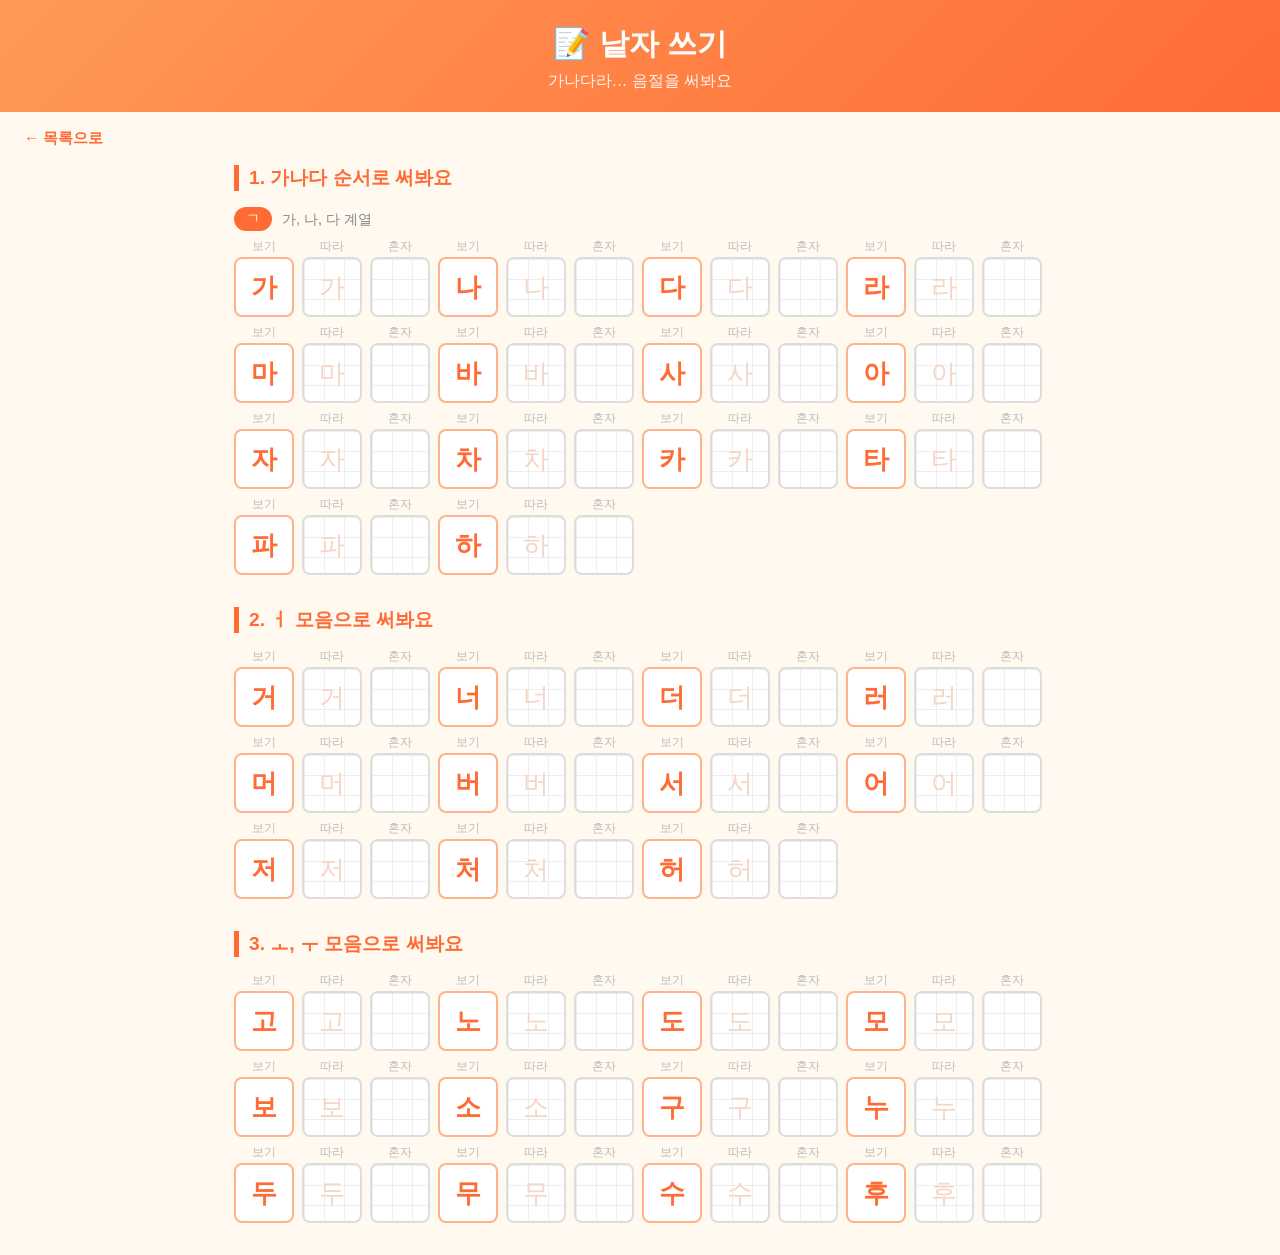
<file: 03_syllable.html>
<!DOCTYPE html>
<html lang="ko">
<head>
  <meta charset="UTF-8">
  <meta name="viewport" content="width=device-width, initial-scale=1.0">
  <title>낱자 쓰기 - 박태오</title>
  <link rel="stylesheet" href="style_shared.css">
  <style>
    .syl-row {
      display: flex;
      flex-wrap: wrap;
      gap: 8px;
      margin-bottom: 20px;
    }
    .syl-item {
      text-align: center;
    }
    .syl-lbl { font-size: 0.72rem; color: #bbb; margin-bottom: 3px; }
    .syl-cell {
      width: 60px; height: 60px;
      border: 2px solid #ddd;
      border-radius: 8px;
      background: white;
      display: flex; align-items: center; justify-content: center;
      font-size: 1.6rem;
      position: relative;
    }
    .syl-cell.g { color: #ff6b35; font-weight: bold; border-color: #ffb38a; }
    .syl-cell.p {
      background-image:
        linear-gradient(rgba(200,200,200,0.3) 1px, transparent 1px),
        linear-gradient(90deg, rgba(200,200,200,0.3) 1px, transparent 1px);
      background-size: 20px 20px;
    }
    .syl-cell.p::before {
      content: attr(data-c);
      position: absolute;
      font-size: 1.6rem;
      color: #f5d5c5;
    }
    .row-label {
      display: flex;
      align-items: center;
      gap: 10px;
      margin-bottom: 8px;
    }
    .row-label .rl {
      background: #ff6b35;
      color: white;
      font-size: 0.85rem;
      padding: 3px 12px;
      border-radius: 20px;
    }
    .row-label .desc { font-size: 0.9rem; color: #888; }
  </style>
</head>
<body>

<header class="page-header">
  <h1>📝 낱자 쓰기</h1>
  <p>가나다라… 음절을 써봐요</p>
</header>

<a class="back-link" href="index.html">← 목록으로</a>

<div class="section">
  <h2>1. 가나다 순서로 써봐요</h2>

  <div class="row-label"><span class="rl">ㄱ</span><span class="desc">가, 나, 다 계열</span></div>
  <div class="syl-row">
    <div class="syl-item"><div class="syl-lbl">보기</div><div class="syl-cell g">가</div></div>
    <div class="syl-item"><div class="syl-lbl">따라</div><div class="syl-cell p" data-c="가"></div></div>
    <div class="syl-item"><div class="syl-lbl">혼자</div><div class="syl-cell p"></div></div>

    <div class="syl-item"><div class="syl-lbl">보기</div><div class="syl-cell g">나</div></div>
    <div class="syl-item"><div class="syl-lbl">따라</div><div class="syl-cell p" data-c="나"></div></div>
    <div class="syl-item"><div class="syl-lbl">혼자</div><div class="syl-cell p"></div></div>

    <div class="syl-item"><div class="syl-lbl">보기</div><div class="syl-cell g">다</div></div>
    <div class="syl-item"><div class="syl-lbl">따라</div><div class="syl-cell p" data-c="다"></div></div>
    <div class="syl-item"><div class="syl-lbl">혼자</div><div class="syl-cell p"></div></div>

    <div class="syl-item"><div class="syl-lbl">보기</div><div class="syl-cell g">라</div></div>
    <div class="syl-item"><div class="syl-lbl">따라</div><div class="syl-cell p" data-c="라"></div></div>
    <div class="syl-item"><div class="syl-lbl">혼자</div><div class="syl-cell p"></div></div>

    <div class="syl-item"><div class="syl-lbl">보기</div><div class="syl-cell g">마</div></div>
    <div class="syl-item"><div class="syl-lbl">따라</div><div class="syl-cell p" data-c="마"></div></div>
    <div class="syl-item"><div class="syl-lbl">혼자</div><div class="syl-cell p"></div></div>

    <div class="syl-item"><div class="syl-lbl">보기</div><div class="syl-cell g">바</div></div>
    <div class="syl-item"><div class="syl-lbl">따라</div><div class="syl-cell p" data-c="바"></div></div>
    <div class="syl-item"><div class="syl-lbl">혼자</div><div class="syl-cell p"></div></div>

    <div class="syl-item"><div class="syl-lbl">보기</div><div class="syl-cell g">사</div></div>
    <div class="syl-item"><div class="syl-lbl">따라</div><div class="syl-cell p" data-c="사"></div></div>
    <div class="syl-item"><div class="syl-lbl">혼자</div><div class="syl-cell p"></div></div>

    <div class="syl-item"><div class="syl-lbl">보기</div><div class="syl-cell g">아</div></div>
    <div class="syl-item"><div class="syl-lbl">따라</div><div class="syl-cell p" data-c="아"></div></div>
    <div class="syl-item"><div class="syl-lbl">혼자</div><div class="syl-cell p"></div></div>

    <div class="syl-item"><div class="syl-lbl">보기</div><div class="syl-cell g">자</div></div>
    <div class="syl-item"><div class="syl-lbl">따라</div><div class="syl-cell p" data-c="자"></div></div>
    <div class="syl-item"><div class="syl-lbl">혼자</div><div class="syl-cell p"></div></div>

    <div class="syl-item"><div class="syl-lbl">보기</div><div class="syl-cell g">차</div></div>
    <div class="syl-item"><div class="syl-lbl">따라</div><div class="syl-cell p" data-c="차"></div></div>
    <div class="syl-item"><div class="syl-lbl">혼자</div><div class="syl-cell p"></div></div>

    <div class="syl-item"><div class="syl-lbl">보기</div><div class="syl-cell g">카</div></div>
    <div class="syl-item"><div class="syl-lbl">따라</div><div class="syl-cell p" data-c="카"></div></div>
    <div class="syl-item"><div class="syl-lbl">혼자</div><div class="syl-cell p"></div></div>

    <div class="syl-item"><div class="syl-lbl">보기</div><div class="syl-cell g">타</div></div>
    <div class="syl-item"><div class="syl-lbl">따라</div><div class="syl-cell p" data-c="타"></div></div>
    <div class="syl-item"><div class="syl-lbl">혼자</div><div class="syl-cell p"></div></div>

    <div class="syl-item"><div class="syl-lbl">보기</div><div class="syl-cell g">파</div></div>
    <div class="syl-item"><div class="syl-lbl">따라</div><div class="syl-cell p" data-c="파"></div></div>
    <div class="syl-item"><div class="syl-lbl">혼자</div><div class="syl-cell p"></div></div>

    <div class="syl-item"><div class="syl-lbl">보기</div><div class="syl-cell g">하</div></div>
    <div class="syl-item"><div class="syl-lbl">따라</div><div class="syl-cell p" data-c="하"></div></div>
    <div class="syl-item"><div class="syl-lbl">혼자</div><div class="syl-cell p"></div></div>
  </div>
</div>

<div class="section">
  <h2>2. ㅓ 모음으로 써봐요</h2>
  <div class="syl-row">
    <div class="syl-item"><div class="syl-lbl">보기</div><div class="syl-cell g">거</div></div>
    <div class="syl-item"><div class="syl-lbl">따라</div><div class="syl-cell p" data-c="거"></div></div>
    <div class="syl-item"><div class="syl-lbl">혼자</div><div class="syl-cell p"></div></div>

    <div class="syl-item"><div class="syl-lbl">보기</div><div class="syl-cell g">너</div></div>
    <div class="syl-item"><div class="syl-lbl">따라</div><div class="syl-cell p" data-c="너"></div></div>
    <div class="syl-item"><div class="syl-lbl">혼자</div><div class="syl-cell p"></div></div>

    <div class="syl-item"><div class="syl-lbl">보기</div><div class="syl-cell g">더</div></div>
    <div class="syl-item"><div class="syl-lbl">따라</div><div class="syl-cell p" data-c="더"></div></div>
    <div class="syl-item"><div class="syl-lbl">혼자</div><div class="syl-cell p"></div></div>

    <div class="syl-item"><div class="syl-lbl">보기</div><div class="syl-cell g">러</div></div>
    <div class="syl-item"><div class="syl-lbl">따라</div><div class="syl-cell p" data-c="러"></div></div>
    <div class="syl-item"><div class="syl-lbl">혼자</div><div class="syl-cell p"></div></div>

    <div class="syl-item"><div class="syl-lbl">보기</div><div class="syl-cell g">머</div></div>
    <div class="syl-item"><div class="syl-lbl">따라</div><div class="syl-cell p" data-c="머"></div></div>
    <div class="syl-item"><div class="syl-lbl">혼자</div><div class="syl-cell p"></div></div>

    <div class="syl-item"><div class="syl-lbl">보기</div><div class="syl-cell g">버</div></div>
    <div class="syl-item"><div class="syl-lbl">따라</div><div class="syl-cell p" data-c="버"></div></div>
    <div class="syl-item"><div class="syl-lbl">혼자</div><div class="syl-cell p"></div></div>

    <div class="syl-item"><div class="syl-lbl">보기</div><div class="syl-cell g">서</div></div>
    <div class="syl-item"><div class="syl-lbl">따라</div><div class="syl-cell p" data-c="서"></div></div>
    <div class="syl-item"><div class="syl-lbl">혼자</div><div class="syl-cell p"></div></div>

    <div class="syl-item"><div class="syl-lbl">보기</div><div class="syl-cell g">어</div></div>
    <div class="syl-item"><div class="syl-lbl">따라</div><div class="syl-cell p" data-c="어"></div></div>
    <div class="syl-item"><div class="syl-lbl">혼자</div><div class="syl-cell p"></div></div>

    <div class="syl-item"><div class="syl-lbl">보기</div><div class="syl-cell g">저</div></div>
    <div class="syl-item"><div class="syl-lbl">따라</div><div class="syl-cell p" data-c="저"></div></div>
    <div class="syl-item"><div class="syl-lbl">혼자</div><div class="syl-cell p"></div></div>

    <div class="syl-item"><div class="syl-lbl">보기</div><div class="syl-cell g">처</div></div>
    <div class="syl-item"><div class="syl-lbl">따라</div><div class="syl-cell p" data-c="처"></div></div>
    <div class="syl-item"><div class="syl-lbl">혼자</div><div class="syl-cell p"></div></div>

    <div class="syl-item"><div class="syl-lbl">보기</div><div class="syl-cell g">허</div></div>
    <div class="syl-item"><div class="syl-lbl">따라</div><div class="syl-cell p" data-c="허"></div></div>
    <div class="syl-item"><div class="syl-lbl">혼자</div><div class="syl-cell p"></div></div>
  </div>
</div>

<div class="section">
  <h2>3. ㅗ, ㅜ 모음으로 써봐요</h2>
  <div class="syl-row">
    <div class="syl-item"><div class="syl-lbl">보기</div><div class="syl-cell g">고</div></div>
    <div class="syl-item"><div class="syl-lbl">따라</div><div class="syl-cell p" data-c="고"></div></div>
    <div class="syl-item"><div class="syl-lbl">혼자</div><div class="syl-cell p"></div></div>

    <div class="syl-item"><div class="syl-lbl">보기</div><div class="syl-cell g">노</div></div>
    <div class="syl-item"><div class="syl-lbl">따라</div><div class="syl-cell p" data-c="노"></div></div>
    <div class="syl-item"><div class="syl-lbl">혼자</div><div class="syl-cell p"></div></div>

    <div class="syl-item"><div class="syl-lbl">보기</div><div class="syl-cell g">도</div></div>
    <div class="syl-item"><div class="syl-lbl">따라</div><div class="syl-cell p" data-c="도"></div></div>
    <div class="syl-item"><div class="syl-lbl">혼자</div><div class="syl-cell p"></div></div>

    <div class="syl-item"><div class="syl-lbl">보기</div><div class="syl-cell g">모</div></div>
    <div class="syl-item"><div class="syl-lbl">따라</div><div class="syl-cell p" data-c="모"></div></div>
    <div class="syl-item"><div class="syl-lbl">혼자</div><div class="syl-cell p"></div></div>

    <div class="syl-item"><div class="syl-lbl">보기</div><div class="syl-cell g">보</div></div>
    <div class="syl-item"><div class="syl-lbl">따라</div><div class="syl-cell p" data-c="보"></div></div>
    <div class="syl-item"><div class="syl-lbl">혼자</div><div class="syl-cell p"></div></div>

    <div class="syl-item"><div class="syl-lbl">보기</div><div class="syl-cell g">소</div></div>
    <div class="syl-item"><div class="syl-lbl">따라</div><div class="syl-cell p" data-c="소"></div></div>
    <div class="syl-item"><div class="syl-lbl">혼자</div><div class="syl-cell p"></div></div>

    <div class="syl-item"><div class="syl-lbl">보기</div><div class="syl-cell g">구</div></div>
    <div class="syl-item"><div class="syl-lbl">따라</div><div class="syl-cell p" data-c="구"></div></div>
    <div class="syl-item"><div class="syl-lbl">혼자</div><div class="syl-cell p"></div></div>

    <div class="syl-item"><div class="syl-lbl">보기</div><div class="syl-cell g">누</div></div>
    <div class="syl-item"><div class="syl-lbl">따라</div><div class="syl-cell p" data-c="누"></div></div>
    <div class="syl-item"><div class="syl-lbl">혼자</div><div class="syl-cell p"></div></div>

    <div class="syl-item"><div class="syl-lbl">보기</div><div class="syl-cell g">두</div></div>
    <div class="syl-item"><div class="syl-lbl">따라</div><div class="syl-cell p" data-c="두"></div></div>
    <div class="syl-item"><div class="syl-lbl">혼자</div><div class="syl-cell p"></div></div>

    <div class="syl-item"><div class="syl-lbl">보기</div><div class="syl-cell g">무</div></div>
    <div class="syl-item"><div class="syl-lbl">따라</div><div class="syl-cell p" data-c="무"></div></div>
    <div class="syl-item"><div class="syl-lbl">혼자</div><div class="syl-cell p"></div></div>

    <div class="syl-item"><div class="syl-lbl">보기</div><div class="syl-cell g">수</div></div>
    <div class="syl-item"><div class="syl-lbl">따라</div><div class="syl-cell p" data-c="수"></div></div>
    <div class="syl-item"><div class="syl-lbl">혼자</div><div class="syl-cell p"></div></div>

    <div class="syl-item"><div class="syl-lbl">보기</div><div class="syl-cell g">후</div></div>
    <div class="syl-item"><div class="syl-lbl">따라</div><div class="syl-cell p" data-c="후"></div></div>
    <div class="syl-item"><div class="syl-lbl">혼자</div><div class="syl-cell p"></div></div>
  </div>
</div>

</body>
</html>
</file>
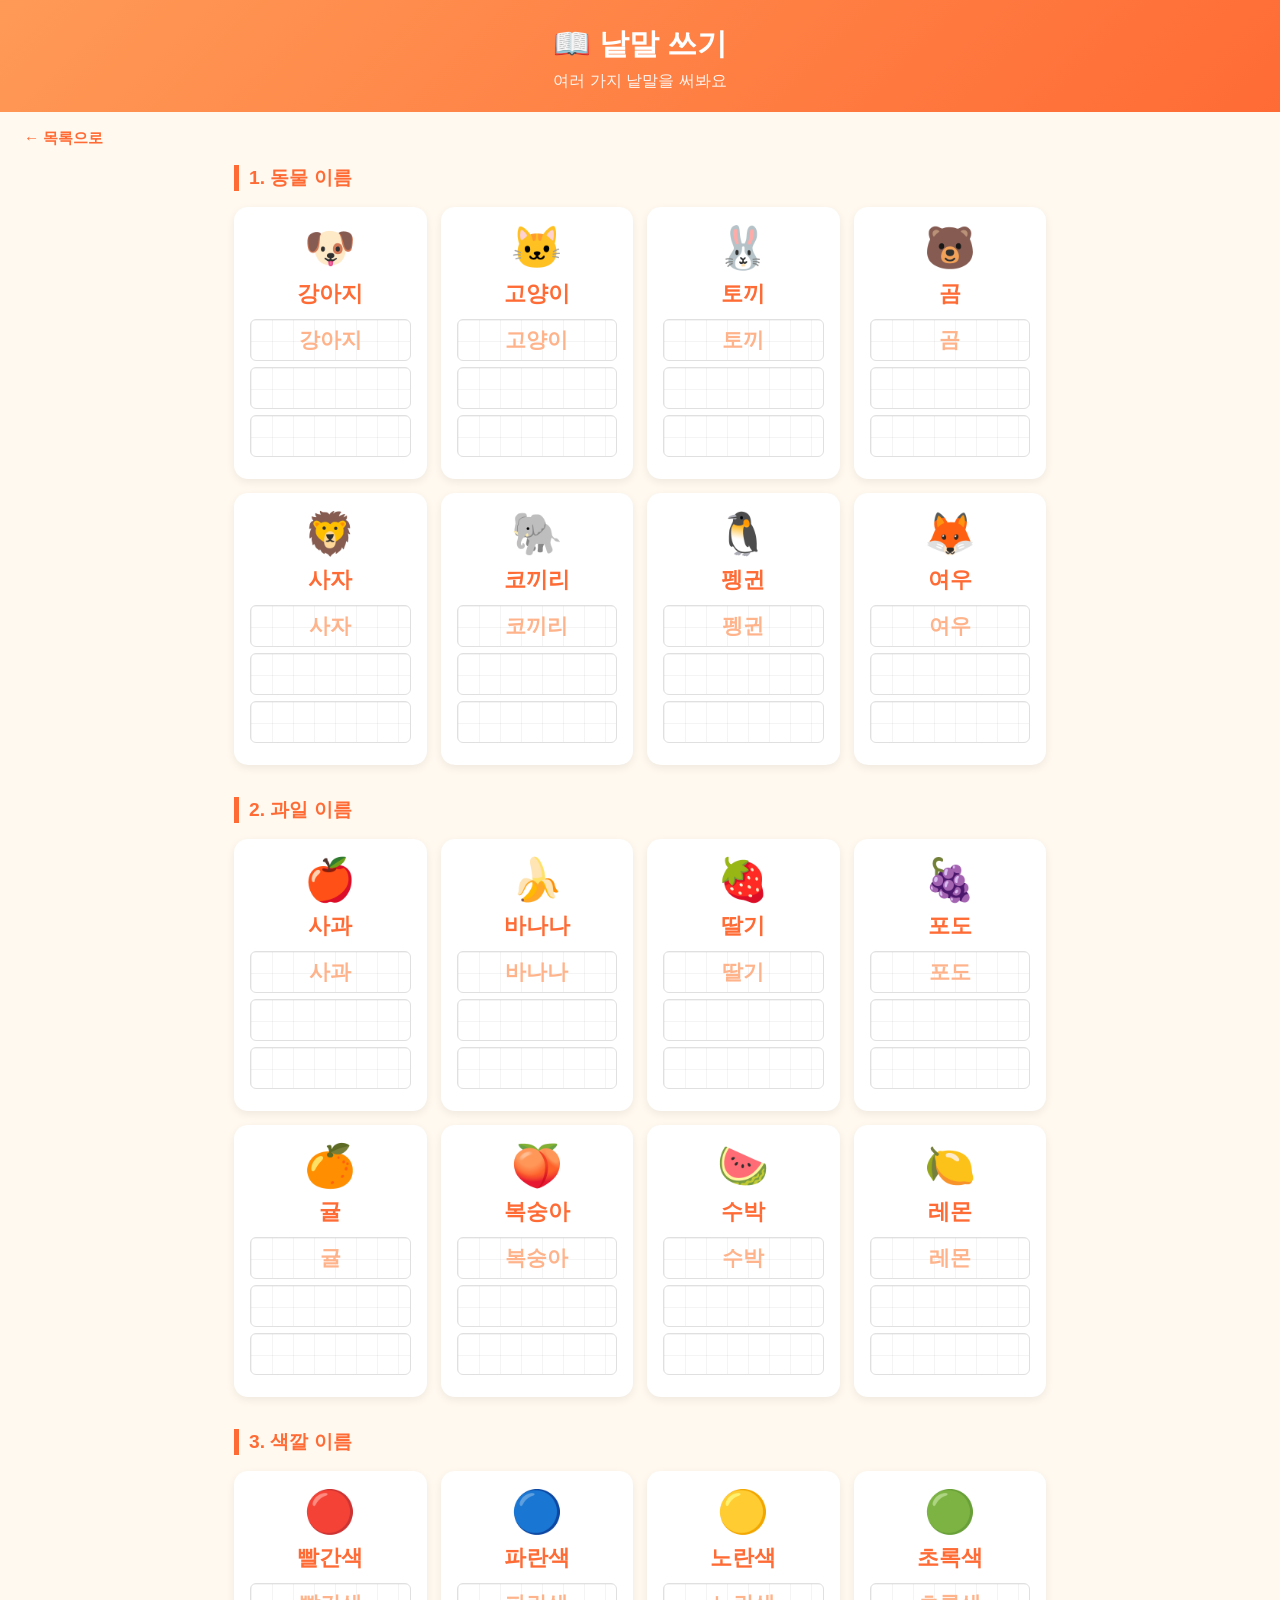
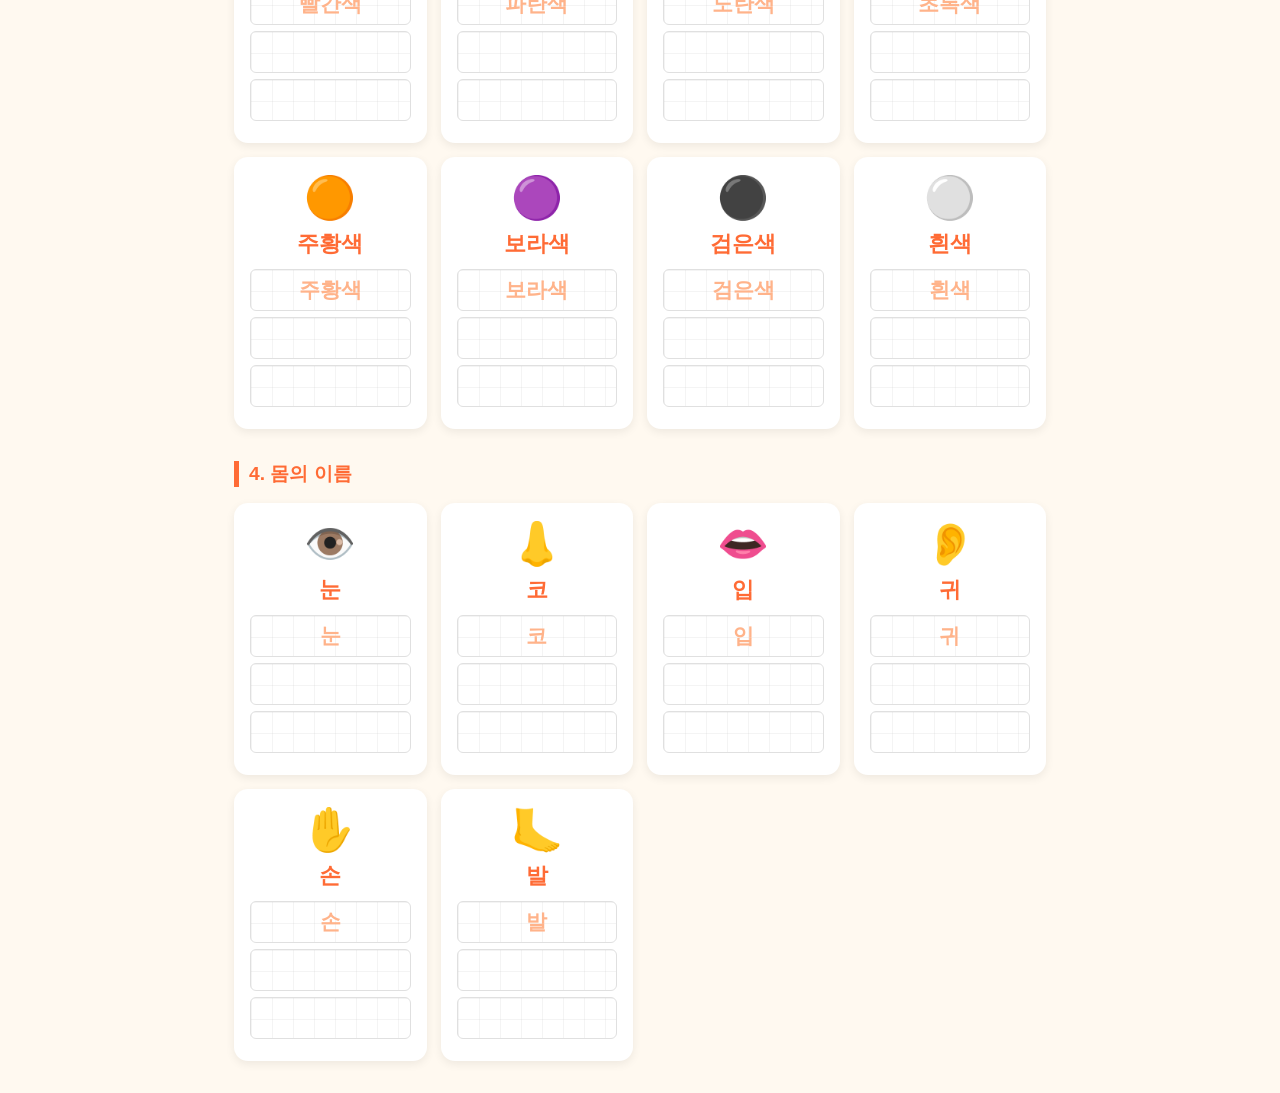
<file: 04_words.html>
<!DOCTYPE html>
<html lang="ko">
<head>
  <meta charset="UTF-8">
  <meta name="viewport" content="width=device-width, initial-scale=1.0">
  <title>낱말 쓰기 - 박태오</title>
  <link rel="stylesheet" href="style_shared.css">
  <style>
    .category-title {
      display: flex;
      align-items: center;
      gap: 10px;
      margin-bottom: 16px;
    }
    .category-title .icon { font-size: 1.6rem; }
    .category-title h3 { font-size: 1.1rem; color: #555; }
    .word-grid {
      display: grid;
      grid-template-columns: repeat(auto-fill, minmax(180px, 1fr));
      gap: 14px;
      margin-bottom: 32px;
    }
    .wcard {
      background: white;
      border-radius: 14px;
      padding: 16px;
      box-shadow: 0 3px 10px rgba(0,0,0,0.07);
      text-align: center;
    }
    .wcard .em { font-size: 2.6rem; margin-bottom: 6px; }
    .wcard .wd { font-size: 1.4rem; font-weight: bold; color: #ff6b35; margin-bottom: 10px; }
    .wline {
      height: 42px;
      border: 1.5px solid #e0e0e0;
      border-radius: 6px;
      background-image:
        linear-gradient(rgba(200,200,200,0.2) 1px, transparent 1px),
        linear-gradient(90deg, rgba(200,200,200,0.2) 1px, transparent 1px);
      background-size: 21px 21px;
      margin-bottom: 6px;
      position: relative;
      display: flex;
      align-items: center;
      justify-content: center;
    }
    .wline.hint { color: #ffb38a; font-size: 1.3rem; font-weight: bold; }
  </style>
</head>
<body>

<header class="page-header">
  <h1>📖 낱말 쓰기</h1>
  <p>여러 가지 낱말을 써봐요</p>
</header>

<a class="back-link" href="index.html">← 목록으로</a>

<!-- 동물 -->
<div class="section">
  <h2>1. 동물 이름</h2>
  <div class="word-grid">
    <div class="wcard">
      <div class="em">🐶</div>
      <div class="wd">강아지</div>
      <div class="wline hint">강아지</div>
      <div class="wline"></div>
      <div class="wline"></div>
    </div>
    <div class="wcard">
      <div class="em">🐱</div>
      <div class="wd">고양이</div>
      <div class="wline hint">고양이</div>
      <div class="wline"></div>
      <div class="wline"></div>
    </div>
    <div class="wcard">
      <div class="em">🐰</div>
      <div class="wd">토끼</div>
      <div class="wline hint">토끼</div>
      <div class="wline"></div>
      <div class="wline"></div>
    </div>
    <div class="wcard">
      <div class="em">🐻</div>
      <div class="wd">곰</div>
      <div class="wline hint">곰</div>
      <div class="wline"></div>
      <div class="wline"></div>
    </div>
    <div class="wcard">
      <div class="em">🦁</div>
      <div class="wd">사자</div>
      <div class="wline hint">사자</div>
      <div class="wline"></div>
      <div class="wline"></div>
    </div>
    <div class="wcard">
      <div class="em">🐘</div>
      <div class="wd">코끼리</div>
      <div class="wline hint">코끼리</div>
      <div class="wline"></div>
      <div class="wline"></div>
    </div>
    <div class="wcard">
      <div class="em">🐧</div>
      <div class="wd">펭귄</div>
      <div class="wline hint">펭귄</div>
      <div class="wline"></div>
      <div class="wline"></div>
    </div>
    <div class="wcard">
      <div class="em">🦊</div>
      <div class="wd">여우</div>
      <div class="wline hint">여우</div>
      <div class="wline"></div>
      <div class="wline"></div>
    </div>
  </div>
</div>

<!-- 과일 -->
<div class="section">
  <h2>2. 과일 이름</h2>
  <div class="word-grid">
    <div class="wcard">
      <div class="em">🍎</div>
      <div class="wd">사과</div>
      <div class="wline hint">사과</div>
      <div class="wline"></div>
      <div class="wline"></div>
    </div>
    <div class="wcard">
      <div class="em">🍌</div>
      <div class="wd">바나나</div>
      <div class="wline hint">바나나</div>
      <div class="wline"></div>
      <div class="wline"></div>
    </div>
    <div class="wcard">
      <div class="em">🍓</div>
      <div class="wd">딸기</div>
      <div class="wline hint">딸기</div>
      <div class="wline"></div>
      <div class="wline"></div>
    </div>
    <div class="wcard">
      <div class="em">🍇</div>
      <div class="wd">포도</div>
      <div class="wline hint">포도</div>
      <div class="wline"></div>
      <div class="wline"></div>
    </div>
    <div class="wcard">
      <div class="em">🍊</div>
      <div class="wd">귤</div>
      <div class="wline hint">귤</div>
      <div class="wline"></div>
      <div class="wline"></div>
    </div>
    <div class="wcard">
      <div class="em">🍑</div>
      <div class="wd">복숭아</div>
      <div class="wline hint">복숭아</div>
      <div class="wline"></div>
      <div class="wline"></div>
    </div>
    <div class="wcard">
      <div class="em">🍉</div>
      <div class="wd">수박</div>
      <div class="wline hint">수박</div>
      <div class="wline"></div>
      <div class="wline"></div>
    </div>
    <div class="wcard">
      <div class="em">🍋</div>
      <div class="wd">레몬</div>
      <div class="wline hint">레몬</div>
      <div class="wline"></div>
      <div class="wline"></div>
    </div>
  </div>
</div>

<!-- 색깔 -->
<div class="section">
  <h2>3. 색깔 이름</h2>
  <div class="word-grid">
    <div class="wcard">
      <div class="em">🔴</div>
      <div class="wd">빨간색</div>
      <div class="wline hint">빨간색</div>
      <div class="wline"></div>
      <div class="wline"></div>
    </div>
    <div class="wcard">
      <div class="em">🔵</div>
      <div class="wd">파란색</div>
      <div class="wline hint">파란색</div>
      <div class="wline"></div>
      <div class="wline"></div>
    </div>
    <div class="wcard">
      <div class="em">🟡</div>
      <div class="wd">노란색</div>
      <div class="wline hint">노란색</div>
      <div class="wline"></div>
      <div class="wline"></div>
    </div>
    <div class="wcard">
      <div class="em">🟢</div>
      <div class="wd">초록색</div>
      <div class="wline hint">초록색</div>
      <div class="wline"></div>
      <div class="wline"></div>
    </div>
    <div class="wcard">
      <div class="em">🟠</div>
      <div class="wd">주황색</div>
      <div class="wline hint">주황색</div>
      <div class="wline"></div>
      <div class="wline"></div>
    </div>
    <div class="wcard">
      <div class="em">🟣</div>
      <div class="wd">보라색</div>
      <div class="wline hint">보라색</div>
      <div class="wline"></div>
      <div class="wline"></div>
    </div>
    <div class="wcard">
      <div class="em">⚫</div>
      <div class="wd">검은색</div>
      <div class="wline hint">검은색</div>
      <div class="wline"></div>
      <div class="wline"></div>
    </div>
    <div class="wcard">
      <div class="em">⚪</div>
      <div class="wd">흰색</div>
      <div class="wline hint">흰색</div>
      <div class="wline"></div>
      <div class="wline"></div>
    </div>
  </div>
</div>

<!-- 몸 -->
<div class="section">
  <h2>4. 몸의 이름</h2>
  <div class="word-grid">
    <div class="wcard">
      <div class="em">👁️</div>
      <div class="wd">눈</div>
      <div class="wline hint">눈</div>
      <div class="wline"></div>
      <div class="wline"></div>
    </div>
    <div class="wcard">
      <div class="em">👃</div>
      <div class="wd">코</div>
      <div class="wline hint">코</div>
      <div class="wline"></div>
      <div class="wline"></div>
    </div>
    <div class="wcard">
      <div class="em">👄</div>
      <div class="wd">입</div>
      <div class="wline hint">입</div>
      <div class="wline"></div>
      <div class="wline"></div>
    </div>
    <div class="wcard">
      <div class="em">👂</div>
      <div class="wd">귀</div>
      <div class="wline hint">귀</div>
      <div class="wline"></div>
      <div class="wline"></div>
    </div>
    <div class="wcard">
      <div class="em">✋</div>
      <div class="wd">손</div>
      <div class="wline hint">손</div>
      <div class="wline"></div>
      <div class="wline"></div>
    </div>
    <div class="wcard">
      <div class="em">🦶</div>
      <div class="wd">발</div>
      <div class="wline hint">발</div>
      <div class="wline"></div>
      <div class="wline"></div>
    </div>
  </div>
</div>

</body>
</html>
</file>
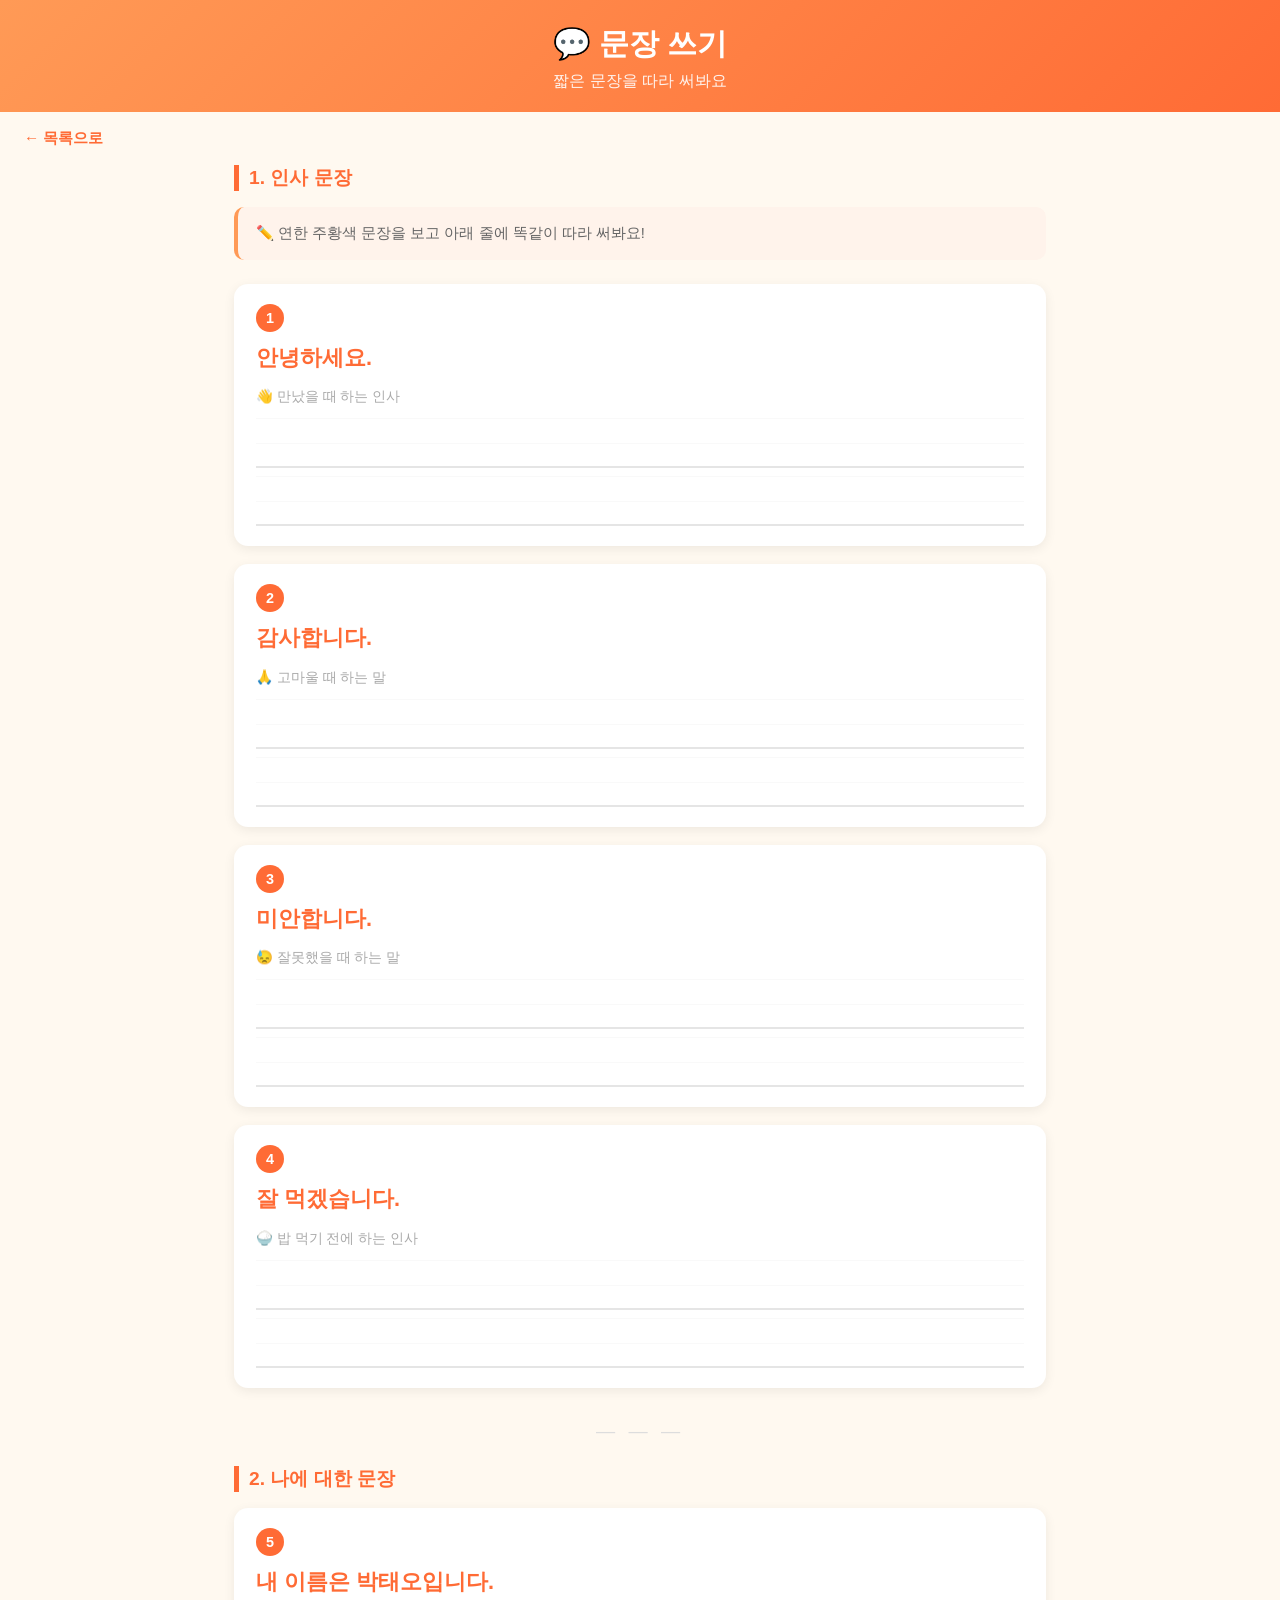
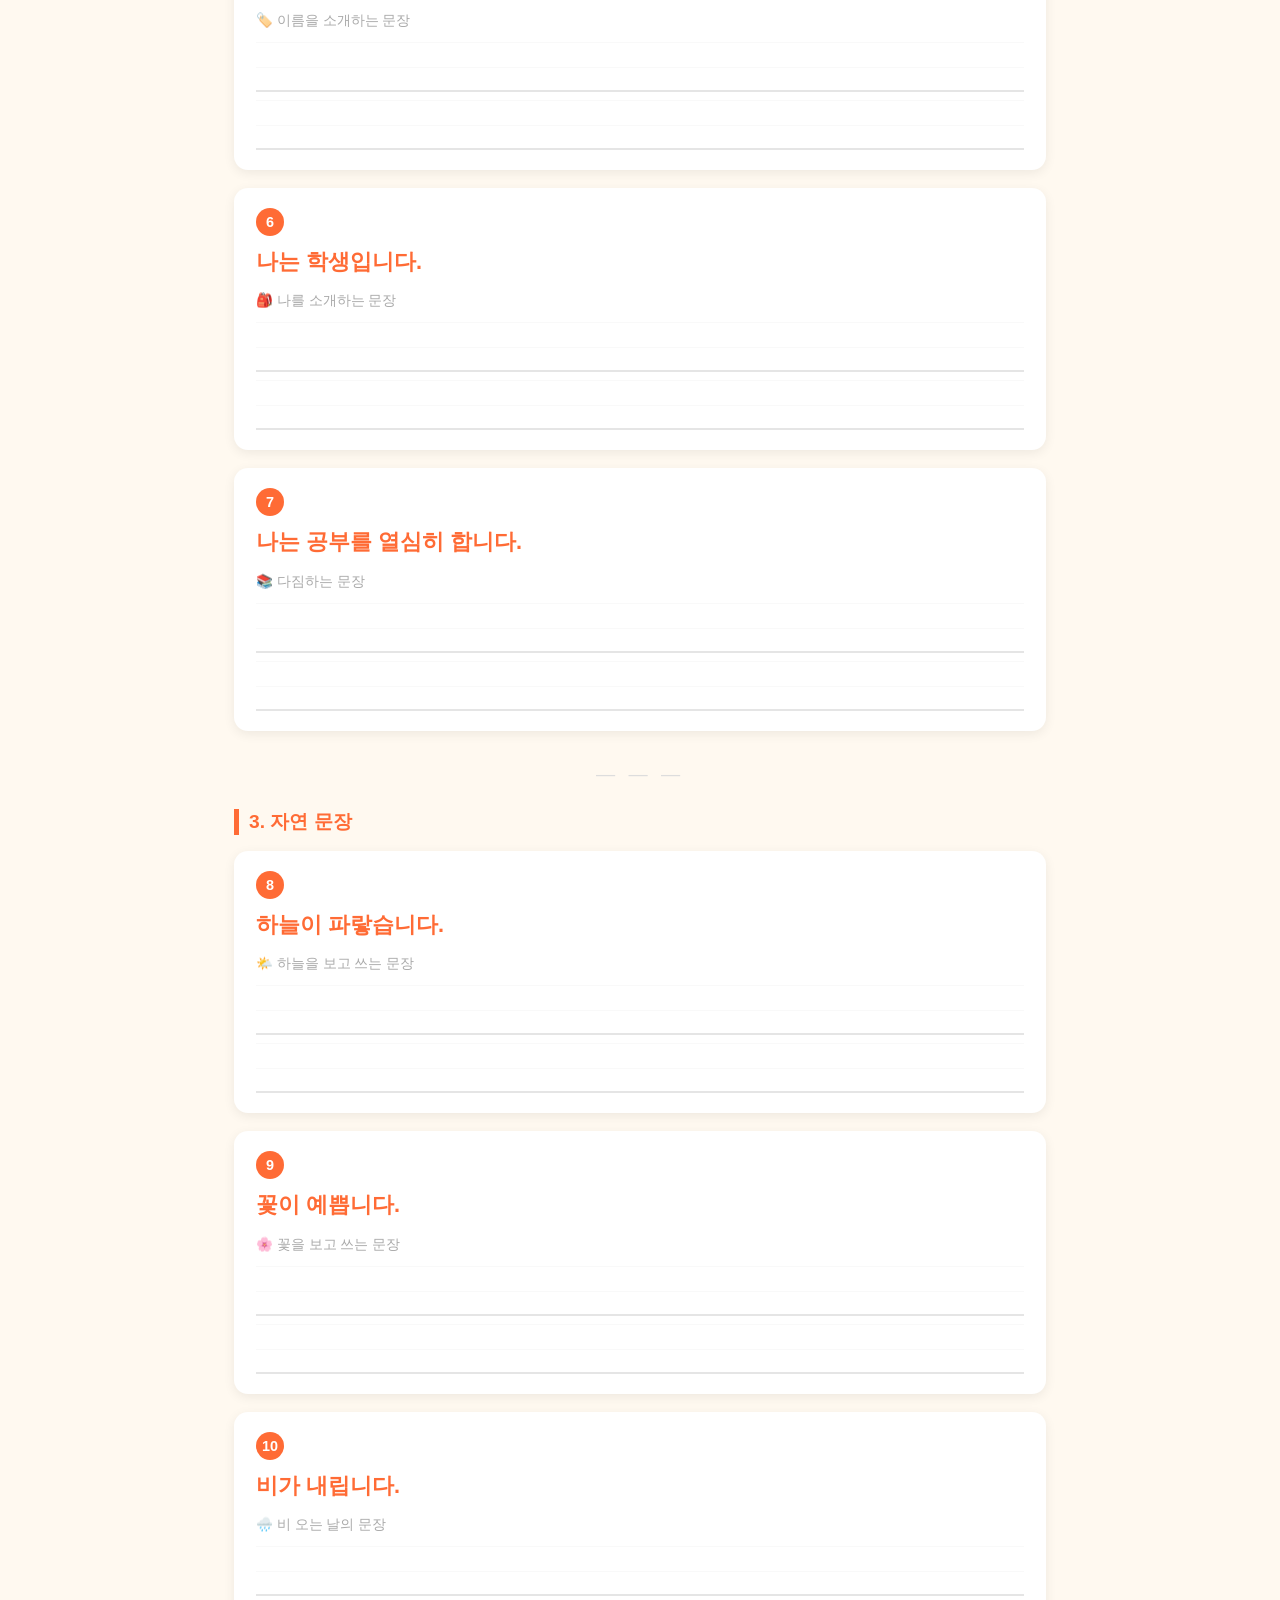
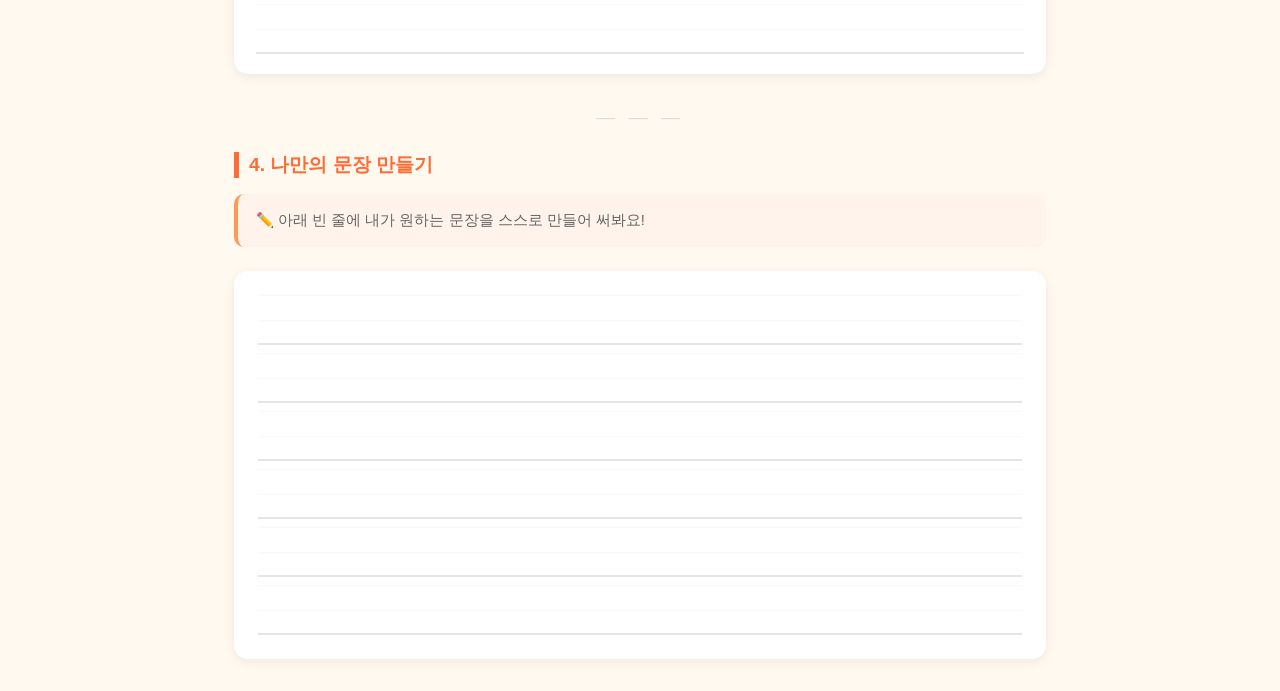
<file: 05_sentences.html>
<!DOCTYPE html>
<html lang="ko">
<head>
  <meta charset="UTF-8">
  <meta name="viewport" content="width=device-width, initial-scale=1.0">
  <title>문장 쓰기 - 박태오</title>
  <link rel="stylesheet" href="style_shared.css">
  <style>
    .sent-card {
      background: white;
      border-radius: 14px;
      padding: 20px 22px;
      box-shadow: 0 3px 12px rgba(0,0,0,0.07);
      margin-bottom: 18px;
    }
    .sent-card .num {
      display: inline-block;
      width: 28px; height: 28px;
      background: #ff6b35;
      color: white;
      border-radius: 50%;
      text-align: center;
      line-height: 28px;
      font-size: 0.9rem;
      font-weight: bold;
      margin-bottom: 10px;
    }
    .sent-card .example {
      font-size: 1.35rem;
      color: #ff6b35;
      font-weight: bold;
      margin-bottom: 14px;
      line-height: 1.5;
    }
    .sent-card .meaning {
      font-size: 0.85rem;
      color: #aaa;
      margin-bottom: 12px;
    }
    .sent-lines { display: flex; flex-direction: column; gap: 8px; }
    .sline {
      height: 50px;
      border-bottom: 2px solid #e5e5e5;
      background-image: linear-gradient(#f9f9f9 1px, transparent 1px);
      background-size: 100% 25px;
    }
    .tip {
      background: #fff3eb;
      border-radius: 10px;
      padding: 14px 18px;
      margin-bottom: 24px;
      font-size: 0.92rem;
      color: #666;
      border-left: 4px solid #ff9a56;
      line-height: 1.7;
    }
    .divider {
      text-align: center;
      color: #ddd;
      margin: 8px 0 24px;
      font-size: 1.2rem;
      letter-spacing: 4px;
    }
  </style>
</head>
<body>

<header class="page-header">
  <h1>💬 문장 쓰기</h1>
  <p>짧은 문장을 따라 써봐요</p>
</header>

<a class="back-link" href="index.html">← 목록으로</a>

<div class="section">
  <h2>1. 인사 문장</h2>
  <div class="tip">
    ✏️ 연한 주황색 문장을 보고 아래 줄에 똑같이 따라 써봐요!
  </div>

  <div class="sent-card">
    <div class="num">1</div>
    <div class="example">안녕하세요.</div>
    <div class="meaning">👋 만났을 때 하는 인사</div>
    <div class="sent-lines">
      <div class="sline"></div>
      <div class="sline"></div>
    </div>
  </div>

  <div class="sent-card">
    <div class="num">2</div>
    <div class="example">감사합니다.</div>
    <div class="meaning">🙏 고마울 때 하는 말</div>
    <div class="sent-lines">
      <div class="sline"></div>
      <div class="sline"></div>
    </div>
  </div>

  <div class="sent-card">
    <div class="num">3</div>
    <div class="example">미안합니다.</div>
    <div class="meaning">😓 잘못했을 때 하는 말</div>
    <div class="sent-lines">
      <div class="sline"></div>
      <div class="sline"></div>
    </div>
  </div>

  <div class="sent-card">
    <div class="num">4</div>
    <div class="example">잘 먹겠습니다.</div>
    <div class="meaning">🍚 밥 먹기 전에 하는 인사</div>
    <div class="sent-lines">
      <div class="sline"></div>
      <div class="sline"></div>
    </div>
  </div>
</div>

<div class="divider">— — —</div>

<div class="section">
  <h2>2. 나에 대한 문장</h2>

  <div class="sent-card">
    <div class="num">5</div>
    <div class="example">내 이름은 박태오입니다.</div>
    <div class="meaning">🏷️ 이름을 소개하는 문장</div>
    <div class="sent-lines">
      <div class="sline"></div>
      <div class="sline"></div>
    </div>
  </div>

  <div class="sent-card">
    <div class="num">6</div>
    <div class="example">나는 학생입니다.</div>
    <div class="meaning">🎒 나를 소개하는 문장</div>
    <div class="sent-lines">
      <div class="sline"></div>
      <div class="sline"></div>
    </div>
  </div>

  <div class="sent-card">
    <div class="num">7</div>
    <div class="example">나는 공부를 열심히 합니다.</div>
    <div class="meaning">📚 다짐하는 문장</div>
    <div class="sent-lines">
      <div class="sline"></div>
      <div class="sline"></div>
    </div>
  </div>
</div>

<div class="divider">— — —</div>

<div class="section">
  <h2>3. 자연 문장</h2>

  <div class="sent-card">
    <div class="num">8</div>
    <div class="example">하늘이 파랗습니다.</div>
    <div class="meaning">🌤️ 하늘을 보고 쓰는 문장</div>
    <div class="sent-lines">
      <div class="sline"></div>
      <div class="sline"></div>
    </div>
  </div>

  <div class="sent-card">
    <div class="num">9</div>
    <div class="example">꽃이 예쁩니다.</div>
    <div class="meaning">🌸 꽃을 보고 쓰는 문장</div>
    <div class="sent-lines">
      <div class="sline"></div>
      <div class="sline"></div>
    </div>
  </div>

  <div class="sent-card">
    <div class="num">10</div>
    <div class="example">비가 내립니다.</div>
    <div class="meaning">🌧️ 비 오는 날의 문장</div>
    <div class="sent-lines">
      <div class="sline"></div>
      <div class="sline"></div>
    </div>
  </div>
</div>

<div class="divider">— — —</div>

<div class="section">
  <h2>4. 나만의 문장 만들기</h2>
  <div class="tip">
    ✏️ 아래 빈 줄에 내가 원하는 문장을 스스로 만들어 써봐요!
  </div>
  <div style="background:white;border-radius:14px;padding:24px;box-shadow:0 3px 12px rgba(0,0,0,0.07);">
    <div class="sent-lines">
      <div class="sline"></div>
      <div class="sline"></div>
      <div class="sline"></div>
      <div class="sline"></div>
      <div class="sline"></div>
      <div class="sline"></div>
    </div>
  </div>
</div>

</body>
</html>
</file>
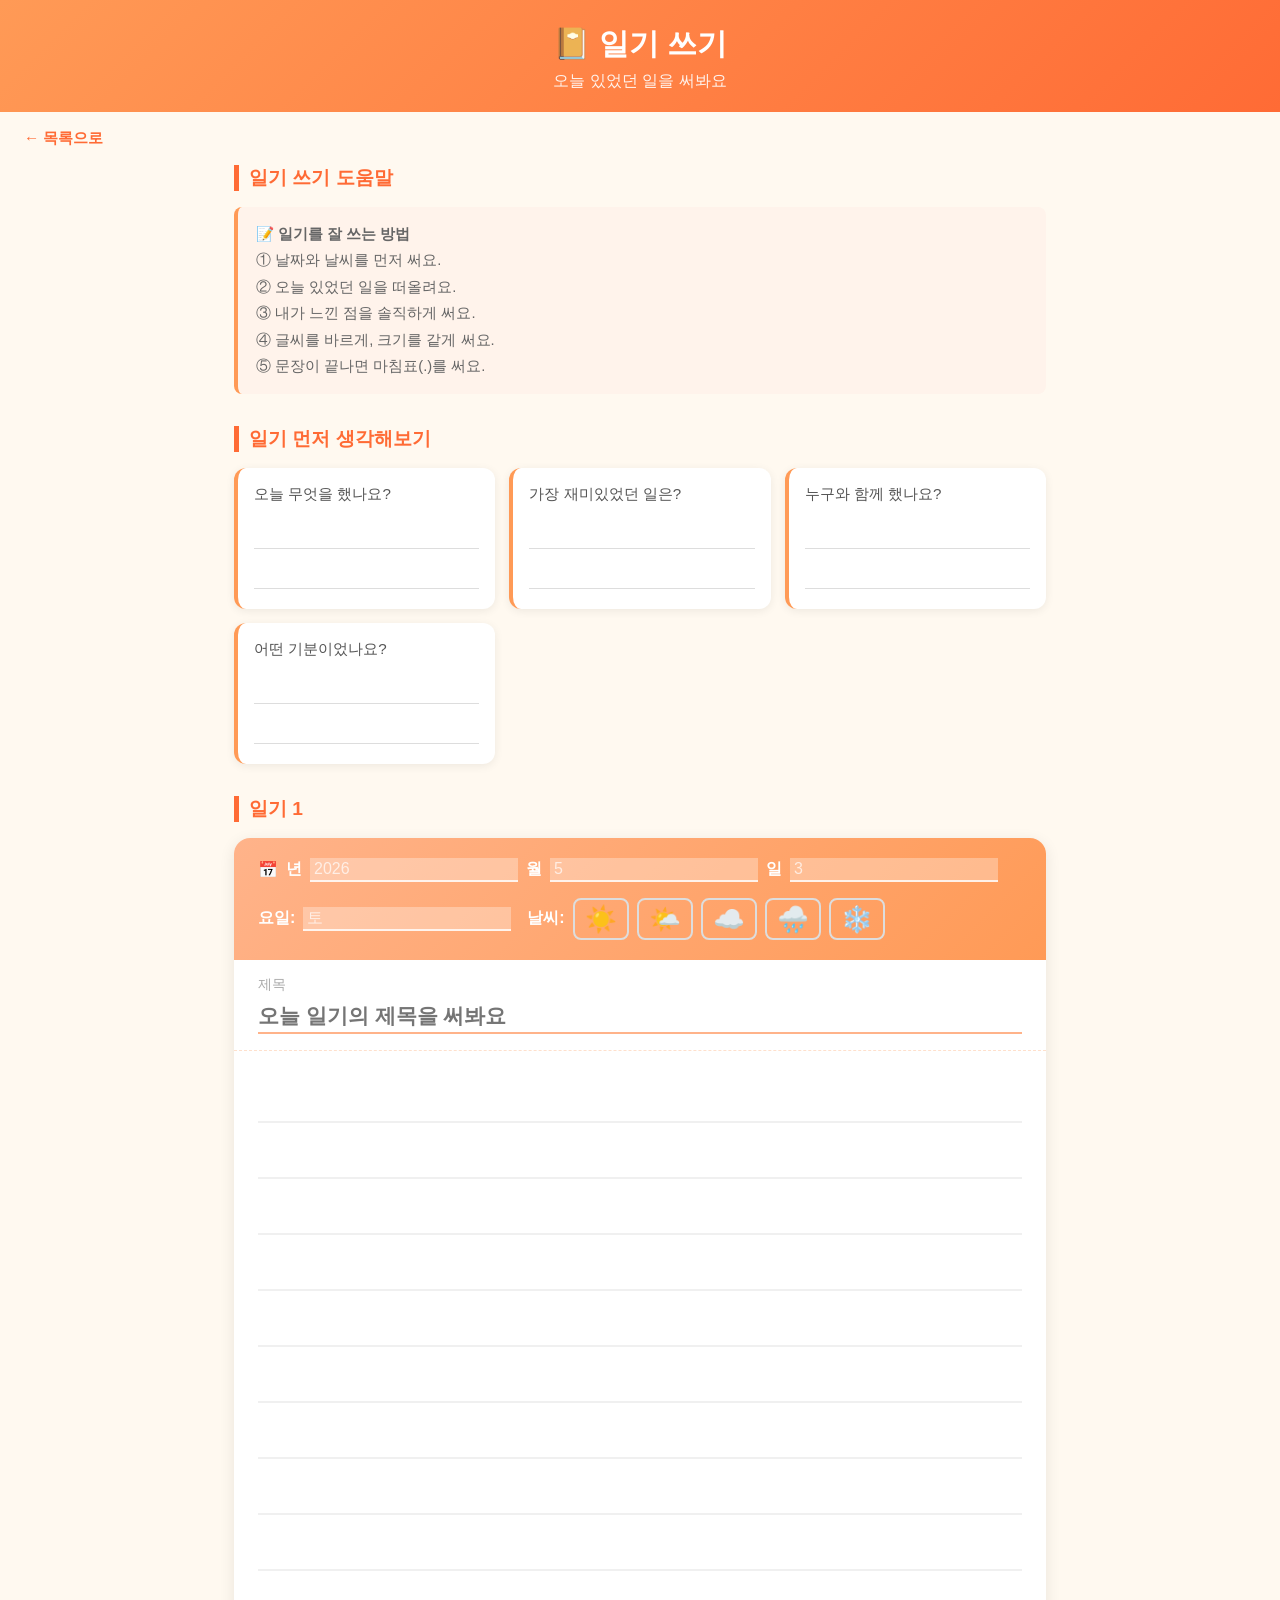
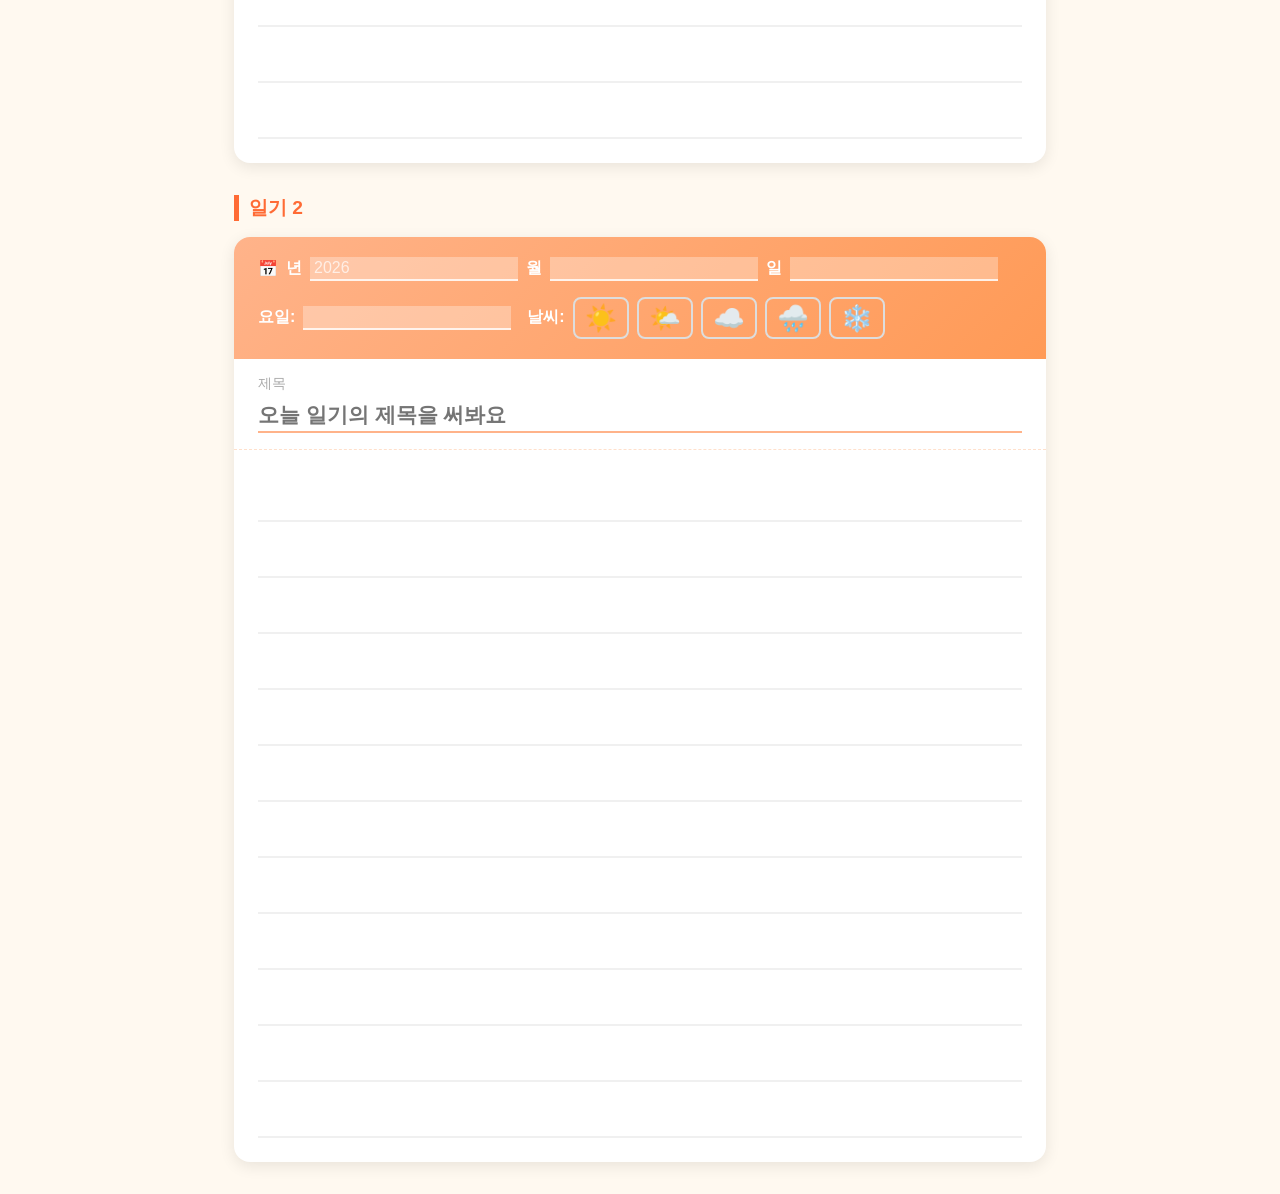
<file: 06_story.html>
<!DOCTYPE html>
<html lang="ko">
<head>
  <meta charset="UTF-8">
  <meta name="viewport" content="width=device-width, initial-scale=1.0">
  <title>일기 쓰기 - 박태오</title>
  <link rel="stylesheet" href="style_shared.css">
  <style>
    .diary-wrap {
      background: white;
      border-radius: 16px;
      box-shadow: 0 4px 16px rgba(0,0,0,0.09);
      overflow: hidden;
      margin-bottom: 28px;
    }
    .diary-top {
      background: linear-gradient(135deg, #ffb38a, #ff9a56);
      padding: 20px 24px;
      display: flex;
      flex-wrap: wrap;
      gap: 16px;
      align-items: center;
    }
    .diary-top .field {
      display: flex;
      align-items: center;
      gap: 8px;
      font-size: 1rem;
      color: white;
      font-weight: bold;
    }
    .diary-top .field input, .diary-top .field select {
      background: rgba(255,255,255,0.3);
      border: none;
      border-bottom: 2px solid rgba(255,255,255,0.8);
      color: white;
      font-size: 1rem;
      outline: none;
      padding: 2px 4px;
      min-width: 80px;
    }
    .diary-top .field input::placeholder { color: rgba(255,255,255,0.7); }
    .diary-title-field {
      padding: 16px 24px;
      border-bottom: 1px dashed #ffe0cc;
    }
    .diary-title-field label {
      font-size: 0.85rem;
      color: #aaa;
      display: block;
      margin-bottom: 6px;
    }
    .diary-title-field input {
      width: 100%;
      border: none;
      border-bottom: 2px solid #ffb38a;
      font-size: 1.3rem;
      font-weight: bold;
      color: #555;
      outline: none;
      padding: 4px 0;
    }
    .diary-body {
      padding: 20px 24px;
    }
    .diary-body .dline {
      height: 52px;
      border-bottom: 2px solid #f0f0f0;
      margin-bottom: 4px;
    }
    .weather-row {
      display: flex;
      gap: 12px;
      margin-bottom: 4px;
    }
    .weather-btn {
      font-size: 1.6rem;
      background: none;
      border: 2px solid #ddd;
      border-radius: 8px;
      padding: 4px 10px;
      cursor: pointer;
      transition: border-color 0.2s, background 0.2s;
    }
    .weather-btn:hover, .weather-btn.active {
      border-color: #ff9a56;
      background: #fff3eb;
    }
    .tip-box {
      background: #fff3eb;
      border-left: 4px solid #ff9a56;
      border-radius: 8px;
      padding: 14px 18px;
      margin-bottom: 24px;
      font-size: 0.92rem;
      color: #666;
      line-height: 1.8;
    }
    .prompt-cards {
      display: grid;
      grid-template-columns: repeat(auto-fill, minmax(200px, 1fr));
      gap: 14px;
      margin-bottom: 28px;
    }
    .prompt-card {
      background: white;
      border-radius: 12px;
      padding: 16px;
      box-shadow: 0 2px 10px rgba(0,0,0,0.07);
      border-left: 4px solid #ff9a56;
    }
    .prompt-card .q { font-size: 0.95rem; color: #555; margin-bottom: 8px; }
    .prompt-card .aline {
      height: 36px;
      border-bottom: 1.5px solid #ddd;
      margin-bottom: 4px;
    }
  </style>
</head>
<body>

<header class="page-header">
  <h1>📔 일기 쓰기</h1>
  <p>오늘 있었던 일을 써봐요</p>
</header>

<a class="back-link" href="index.html">← 목록으로</a>

<div class="section">
  <h2>일기 쓰기 도움말</h2>
  <div class="tip-box">
    📝 <strong>일기를 잘 쓰는 방법</strong><br>
    ① 날짜와 날씨를 먼저 써요.<br>
    ② 오늘 있었던 일을 떠올려요.<br>
    ③ 내가 느낀 점을 솔직하게 써요.<br>
    ④ 글씨를 바르게, 크기를 같게 써요.<br>
    ⑤ 문장이 끝나면 마침표(.)를 써요.
  </div>
</div>

<div class="section">
  <h2>일기 먼저 생각해보기</h2>
  <div class="prompt-cards">
    <div class="prompt-card">
      <div class="q">오늘 무엇을 했나요?</div>
      <div class="aline"></div>
      <div class="aline"></div>
    </div>
    <div class="prompt-card">
      <div class="q">가장 재미있었던 일은?</div>
      <div class="aline"></div>
      <div class="aline"></div>
    </div>
    <div class="prompt-card">
      <div class="q">누구와 함께 했나요?</div>
      <div class="aline"></div>
      <div class="aline"></div>
    </div>
    <div class="prompt-card">
      <div class="q">어떤 기분이었나요?</div>
      <div class="aline"></div>
      <div class="aline"></div>
    </div>
  </div>
</div>

<div class="section">
  <h2>일기 1</h2>
  <div class="diary-wrap">
    <div class="diary-top">
      <div class="field">📅 <span>년</span> <input type="text" placeholder="2026" maxlength="4"> 월 <input type="text" placeholder="5" maxlength="2"> 일 <input type="text" placeholder="3" maxlength="2"></div>
      <div class="field">요일: <input type="text" placeholder="토" maxlength="1"></div>
      <div class="field">날씨:
        <button class="weather-btn" type="button">☀️</button>
        <button class="weather-btn" type="button">🌤️</button>
        <button class="weather-btn" type="button">☁️</button>
        <button class="weather-btn" type="button">🌧️</button>
        <button class="weather-btn" type="button">❄️</button>
      </div>
    </div>
    <div class="diary-title-field">
      <label>제목</label>
      <input type="text" placeholder="오늘 일기의 제목을 써봐요">
    </div>
    <div class="diary-body">
      <div class="dline"></div>
      <div class="dline"></div>
      <div class="dline"></div>
      <div class="dline"></div>
      <div class="dline"></div>
      <div class="dline"></div>
      <div class="dline"></div>
      <div class="dline"></div>
      <div class="dline"></div>
      <div class="dline"></div>
      <div class="dline"></div>
      <div class="dline"></div>
    </div>
  </div>
</div>

<div class="section">
  <h2>일기 2</h2>
  <div class="diary-wrap">
    <div class="diary-top">
      <div class="field">📅 <span>년</span> <input type="text" placeholder="2026" maxlength="4"> 월 <input type="text" placeholder="" maxlength="2"> 일 <input type="text" placeholder="" maxlength="2"></div>
      <div class="field">요일: <input type="text" placeholder="" maxlength="1"></div>
      <div class="field">날씨:
        <button class="weather-btn" type="button">☀️</button>
        <button class="weather-btn" type="button">🌤️</button>
        <button class="weather-btn" type="button">☁️</button>
        <button class="weather-btn" type="button">🌧️</button>
        <button class="weather-btn" type="button">❄️</button>
      </div>
    </div>
    <div class="diary-title-field">
      <label>제목</label>
      <input type="text" placeholder="오늘 일기의 제목을 써봐요">
    </div>
    <div class="diary-body">
      <div class="dline"></div>
      <div class="dline"></div>
      <div class="dline"></div>
      <div class="dline"></div>
      <div class="dline"></div>
      <div class="dline"></div>
      <div class="dline"></div>
      <div class="dline"></div>
      <div class="dline"></div>
      <div class="dline"></div>
      <div class="dline"></div>
      <div class="dline"></div>
    </div>
  </div>
</div>

<script>
  document.querySelectorAll('.weather-btn').forEach(btn => {
    btn.addEventListener('click', function() {
      const group = this.closest('.field');
      group.querySelectorAll('.weather-btn').forEach(b => b.classList.remove('active'));
      this.classList.add('active');
    });
  });
</script>

</body>
</html>
</file>
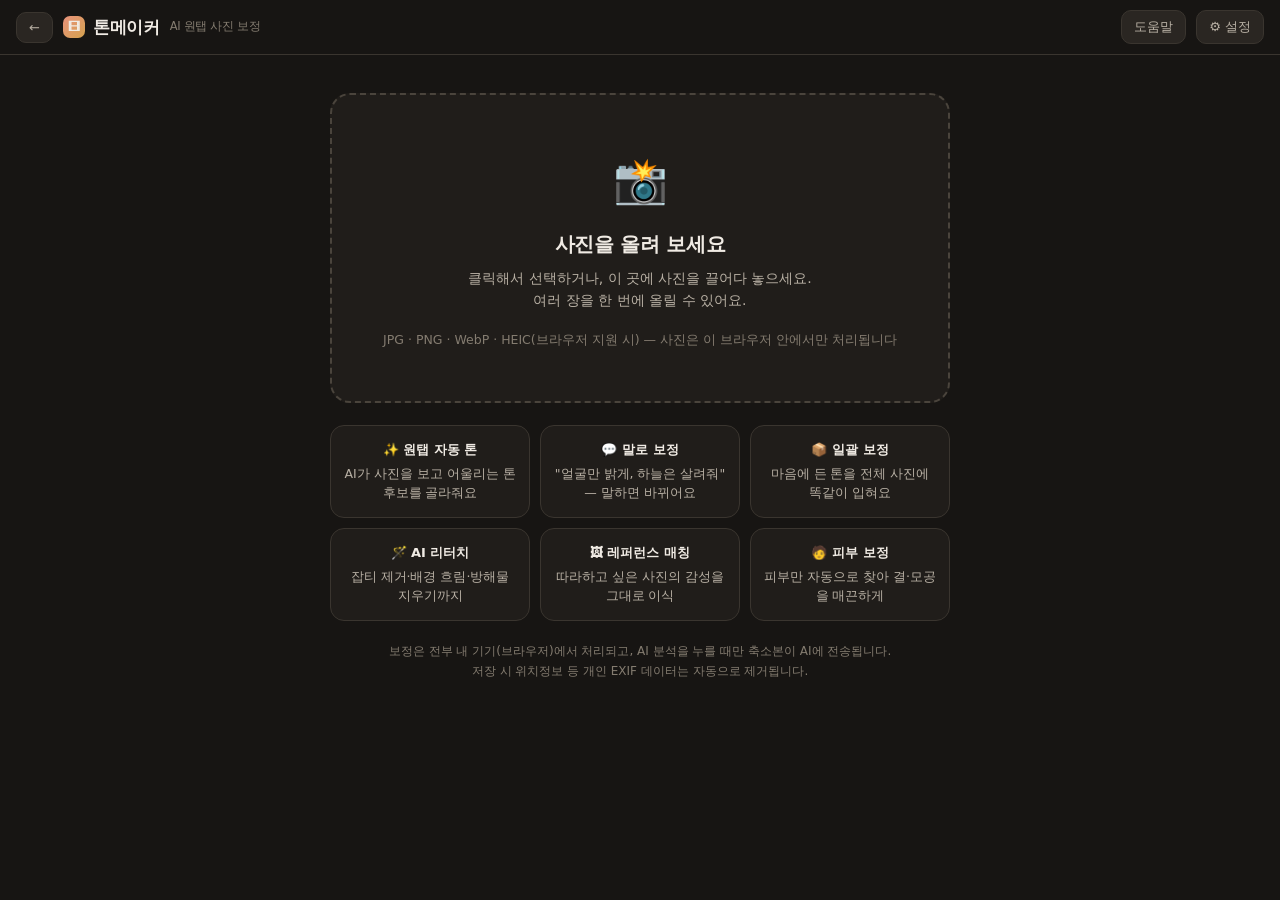
<file: tonemaker.html>
<!DOCTYPE html>
<html lang="ko">
<head>
<meta charset="UTF-8">
<meta name="viewport" content="width=device-width, initial-scale=1.0, viewport-fit=cover">
<meta name="theme-color" content="#171513">
<link rel="manifest" href="tonemaker.webmanifest">
<link rel="icon" href="tonemaker-icon.svg" type="image/svg+xml">
<title>톤메이커 — AI 원탭 사진 보정</title>
<style>
/* ============================================================
   톤메이커 — 디자인 토큰 (사진 판단을 위해 어두운 편집실 톤)
   ============================================================ */
:root{
  --bg:#171513; --bg2:#201d1a; --bg3:#2a2622;
  --line:#3a352f; --line2:#4a443c;
  --tx:#f0ebe4; --tx2:#b8b0a4; --tx3:#847c70;
  --accent:#e8927c; --accent2:#f2b8a6; --accent-dk:#c47260;
  --good:#8fbf9f; --warn:#e6c477; --bad:#e08080;
  --r:14px; --r-s:9px;
  --shadow:0 8px 28px rgba(0,0,0,.45);
}
*{box-sizing:border-box; margin:0; padding:0; -webkit-tap-highlight-color:transparent;}
html,body{height:100%;}
body{
  font-family:"Pretendard","Apple SD Gothic Neo","Noto Sans KR",system-ui,sans-serif;
  background:var(--bg); color:var(--tx); font-size:15px; line-height:1.55;
  overscroll-behavior:none;
}
button{font-family:inherit; cursor:pointer; border:none; background:none; color:inherit;}
input,textarea,select{font-family:inherit; font-size:inherit; color:inherit;}
::-webkit-scrollbar{width:8px; height:8px;} ::-webkit-scrollbar-thumb{background:var(--line2); border-radius:4px;}

/* ---------- 헤더 ---------- */
header{
  display:flex; align-items:center; gap:10px; padding:10px 16px;
  border-bottom:1px solid var(--line); position:sticky; top:0; z-index:40; background:var(--bg);
}
.logo{display:flex; align-items:center; gap:8px; font-weight:800; font-size:17px; letter-spacing:-.3px;}
.logo .dot{width:22px;height:22px;border-radius:7px;background:linear-gradient(135deg,var(--accent),#d4a24e);display:inline-flex;align-items:center;justify-content:center;font-size:12px;}
.logo small{font-weight:500;color:var(--tx3);font-size:11.5px;margin-left:2px;}
header .sp{flex:1;}
.hbtn{padding:7px 12px;border-radius:10px;background:var(--bg3);border:1px solid var(--line);font-size:13px;color:var(--tx2);}
.hbtn:hover{border-color:var(--line2);color:var(--tx);}
.hbtn.on{border-color:var(--accent-dk); color:var(--accent2);}

/* ---------- 빈 화면(드롭존) ---------- */
#emptyView{max-width:660px;margin:0 auto;padding:38px 20px 60px;}
.drop{
  border:2px dashed var(--line2); border-radius:20px; padding:52px 24px; text-align:center;
  background:var(--bg2); transition:.15s; cursor:pointer;
}
.drop:hover,.drop.over{border-color:var(--accent); background:#262019;}
.drop .big{font-size:44px; margin-bottom:14px;}
.drop h2{font-size:20px; font-weight:800; margin-bottom:8px; letter-spacing:-.3px;}
.drop p{color:var(--tx2); font-size:14px;}
.drop .hint{margin-top:18px; font-size:12.5px; color:var(--tx3);}
.feat{display:grid; grid-template-columns:repeat(3,1fr); gap:10px; margin-top:22px;}
.feat div{background:var(--bg2); border:1px solid var(--line); border-radius:var(--r); padding:14px 12px; font-size:12.5px; color:var(--tx2); text-align:center;}
.feat b{display:block; color:var(--tx); font-size:13px; margin-bottom:4px;}
.privacy{margin-top:20px; text-align:center; font-size:12px; color:var(--tx3); line-height:1.7;}

/* ---------- 에디터 레이아웃 ---------- */
#editorView{display:none; height:calc(100dvh - 53px);}
#editorView.on{display:flex; flex-direction:column;}
.workarea{flex:1; display:flex; min-height:0;}
.stage{flex:1; display:flex; flex-direction:column; min-width:0; padding:14px;}
.canvasbox{
  flex:1; min-height:0; display:flex; align-items:center; justify-content:center;
  border-radius:var(--r); background:
    repeating-conic-gradient(#1d1a17 0% 25%, #211e1a 0% 50%) 0 0/22px 22px;
  border:1px solid var(--line); position:relative; overflow:hidden;
  touch-action:none;
}
.canvasbox.zoomed{cursor:grab;}
.canvasbox.zoomed:active{cursor:grabbing;}
.sbtn:disabled{opacity:.4; cursor:default;}
.compare{position:relative; max-width:100%; max-height:100%; line-height:0;}
.compare canvas{max-width:100%; max-height:100%; display:block; border-radius:6px;}
.compare img.orig{
  position:absolute; inset:0; width:100%; height:100%; border-radius:6px;
  pointer-events:none; display:none;
}
.compare .divider{
  position:absolute; top:0; bottom:0; width:2px; background:#fff; display:none;
  box-shadow:0 0 8px rgba(0,0,0,.6); cursor:ew-resize;
}
.compare .divider::after{
  content:"◀ ▶"; position:absolute; top:50%; left:50%; transform:translate(-50%,-50%);
  background:#fff; color:#222; font-size:10px; padding:5px 7px; border-radius:20px; white-space:nowrap; font-weight:700;
}
.tag-orig,.tag-edit{
  position:absolute; top:10px; font-size:11px; font-weight:700; padding:3px 9px; border-radius:20px;
  background:rgba(0,0,0,.55); color:#fff; display:none; pointer-events:none;
}
.tag-orig{left:10px;} .tag-edit{right:10px;}
.stagebar{display:flex; gap:8px; align-items:center; padding-top:10px; flex-wrap:wrap;}
.sbtn{
  padding:8px 13px; border-radius:10px; background:var(--bg3); border:1px solid var(--line);
  font-size:13px; color:var(--tx2); display:inline-flex; align-items:center; gap:6px;
}
.sbtn:active{transform:scale(.97);}
.sbtn.on{border-color:var(--accent-dk); color:var(--accent2); background:#2d221d;}
.scene-chip{font-size:12px; color:var(--tx3); margin-left:auto; max-width:46%; white-space:nowrap; overflow:hidden; text-overflow:ellipsis;}

/* ---------- 필름스트립 ---------- */
.strip{display:flex; gap:8px; padding:10px 14px 4px; overflow-x:auto; align-items:center;}
.thumb{
  position:relative; width:58px; height:58px; border-radius:10px; overflow:hidden; flex:0 0 auto;
  border:2px solid transparent; cursor:pointer; background:var(--bg3);
}
.thumb img{width:100%; height:100%; object-fit:cover; display:block;}
.thumb.on{border-color:var(--accent);}
.thumb .x{
  position:absolute; top:2px; right:2px; width:17px; height:17px; border-radius:50%;
  background:rgba(0,0,0,.65); color:#fff; font-size:10px; line-height:17px; text-align:center;
}
.thumb .tonedot{position:absolute; left:4px; bottom:3px; width:8px; height:8px; border-radius:50%; background:var(--accent); box-shadow:0 0 4px rgba(0,0,0,.8); display:none;}
.thumb.toned .tonedot{display:block;}
.addtile{
  width:58px; height:58px; border-radius:10px; border:1.5px dashed var(--line2); color:var(--tx3);
  font-size:22px; flex:0 0 auto;
}
.addtile:hover{color:var(--accent); border-color:var(--accent);}

/* ---------- 우측 패널 ---------- */
.panel{
  width:372px; flex:0 0 auto; border-left:1px solid var(--line); display:flex; flex-direction:column;
  background:var(--bg2); min-height:0;
}
.tabs{display:flex; border-bottom:1px solid var(--line);}
.tabs button{
  flex:1; padding:11px 2px; font-size:11.5px; font-weight:700; color:var(--tx3);
  border-bottom:2px solid transparent; white-space:nowrap;
}
.rtbtn{
  display:flex; align-items:center; gap:11px; width:100%; text-align:left;
  background:var(--bg3); border:1px solid var(--line); border-radius:var(--r-s); padding:11px 13px;
}
.rtbtn:hover{border-color:var(--accent-dk);}
.rtbtn:disabled{opacity:.5;}
.rtbtn .ic{font-size:20px;}
.rtbtn .tx b{display:block; font-size:13px;}
.rtbtn .tx small{color:var(--tx3); font-size:11.5px; line-height:1.4; display:block;}
.tabs button.on{color:var(--accent2); border-bottom-color:var(--accent);}
.tabbody{flex:1; overflow-y:auto; padding:14px; min-height:0;}
.sec{margin-bottom:18px;}
.sec h3{font-size:12px; font-weight:800; color:var(--tx3); letter-spacing:.4px; margin-bottom:9px; text-transform:uppercase;}
.note{font-size:12.5px; color:var(--tx2); line-height:1.65;}

/* 후보 카드 */
.cands{display:grid; grid-template-columns:1fr 1fr; gap:9px;}
.cand{
  border-radius:var(--r-s); overflow:hidden; border:2px solid var(--line); background:var(--bg3);
  text-align:left; transition:.12s; position:relative;
}
.cand:hover{border-color:var(--line2);}
.cand.on{border-color:var(--accent);}
.cand img{width:100%; aspect-ratio:4/3; object-fit:cover; display:block; background:#111;}
.cand .nm{padding:7px 9px 8px; font-size:12.5px; font-weight:700;}
.cand .cm{padding:0 9px 8px; font-size:11px; color:var(--tx3); line-height:1.45;}
.aibtn{
  width:100%; padding:12px; border-radius:var(--r-s); font-weight:800; font-size:14px;
  background:linear-gradient(135deg,var(--accent-dk),var(--accent)); color:#fff;
  display:flex; align-items:center; justify-content:center; gap:8px;
}
.aibtn:disabled{opacity:.55; cursor:default;}
.aibtn.sub{background:var(--bg3); border:1px solid var(--line2); color:var(--tx2); font-weight:600; font-size:13px;}
.diag{
  margin-top:10px; background:var(--bg3); border:1px solid var(--line); border-radius:var(--r-s);
  padding:10px 12px; font-size:12.5px; color:var(--tx2); line-height:1.6; display:none;
}
.diag b{color:var(--accent2);}

/* 무드 카드 */
.moods{display:flex; gap:8px; overflow-x:auto; padding-bottom:4px;}
.mood{
  flex:0 0 auto; width:86px; border-radius:var(--r-s); overflow:hidden; border:2px solid var(--line);
  background:var(--bg3); text-align:center;
}
.mood.on{border-color:var(--accent);}
.mood .sw{height:42px; display:block;}
.mood .nm{font-size:11px; font-weight:700; padding:6px 4px; color:var(--tx2);}

/* 슬라이더(직관 손잡이) */
.knob{margin-bottom:14px;}
.knob .lab{display:flex; justify-content:space-between; font-size:13px; margin-bottom:5px;}
.knob .lab .l{font-weight:700;}
.knob .lab .ends{color:var(--tx3); font-size:11px;}
.knob .val{color:var(--accent2); font-variant-numeric:tabular-nums; font-size:12px;}
input[type=range]{
  -webkit-appearance:none; width:100%; height:26px; background:transparent;
}
input[type=range]::-webkit-slider-runnable-track{
  height:5px; border-radius:3px; background:var(--fill, linear-gradient(90deg,var(--line2),var(--line2)));
}
input[type=range]::-webkit-slider-thumb{
  -webkit-appearance:none; width:22px; height:22px; border-radius:50%; margin-top:-8.5px;
  background:var(--tx); border:3px solid var(--accent); box-shadow:0 2px 6px rgba(0,0,0,.5);
}
input[type=range]::-moz-range-track{height:5px; border-radius:3px; background:var(--fill, var(--line2));}
input[type=range]::-moz-range-thumb{width:16px;height:16px;border-radius:50%;background:var(--tx);border:3px solid var(--accent);}
.rowbtns{display:flex; gap:8px; flex-wrap:wrap;}
.rowbtns .sbtn{flex:1; justify-content:center;}
details.adv{border:1px solid var(--line); border-radius:var(--r-s); background:var(--bg3); padding:0 12px;}
details.adv summary{padding:11px 0; font-size:13px; font-weight:700; color:var(--tx2); cursor:pointer; list-style:none;}
details.adv summary::before{content:"▸ "; color:var(--tx3);}
details.adv[open] summary::before{content:"▾ ";}
details.adv .inner{padding-bottom:12px;}
#histo{width:100%; height:64px; background:#141210; border-radius:7px; border:1px solid var(--line); margin-bottom:12px;}

/* 대화 */
.chatlog{display:flex; flex-direction:column; gap:9px; margin-bottom:12px;}
.msg{max-width:88%; padding:9px 12px; border-radius:13px; font-size:13px; line-height:1.55; white-space:pre-wrap;}
.msg.me{align-self:flex-end; background:var(--accent-dk); color:#fff; border-bottom-right-radius:4px;}
.msg.ai{align-self:flex-start; background:var(--bg3); border:1px solid var(--line); border-bottom-left-radius:4px; color:var(--tx2);}
.msg.ai b{color:var(--accent2);}
.chatin{display:flex; gap:8px;}
.chatin textarea{
  flex:1; background:var(--bg3); border:1px solid var(--line2); border-radius:11px; padding:9px 12px;
  font-size:13px; resize:none; height:44px; color:var(--tx); outline:none;
}
.chatin textarea:focus{border-color:var(--accent-dk);}
.chatin button{
  width:44px; height:44px; border-radius:11px; background:var(--accent); color:#fff; font-size:17px; flex:0 0 auto;
}
.chatin button:disabled{opacity:.5;}
.chips{display:flex; gap:6px; flex-wrap:wrap; margin-bottom:10px;}
.chip{font-size:11.5px; padding:5px 10px; border-radius:20px; background:var(--bg3); border:1px solid var(--line); color:var(--tx2);}
.chip:hover{border-color:var(--accent-dk); color:var(--accent2);}
.chip.on{border-color:var(--accent); color:var(--accent2); background:#2d221d;}

/* 레퍼런스 톤 매칭 */
.refrow{display:flex; gap:10px; align-items:stretch;}
.refadd{
  width:76px; height:76px; border-radius:10px; border:1.5px dashed var(--line2);
  color:var(--tx3); font-size:16px; line-height:1.25; flex:0 0 auto; overflow:hidden; padding:0;
}
.refadd span{font-size:10.5px; display:block;}
.refadd img{width:100%; height:100%; object-fit:cover; display:block;}
.refadd:hover{border-color:var(--accent); color:var(--accent);}
.refbtns{display:flex; flex-direction:column; gap:8px; flex:1; justify-content:center;}

/* 부분 보정 오버레이 */
.maskring{
  position:absolute; border:2px dashed rgba(255,255,255,.95); border-radius:50%;
  box-shadow:0 0 0 1px rgba(0,0,0,.45), inset 0 0 0 1px rgba(0,0,0,.45);
  pointer-events:none; display:none;
}
.maskline{
  position:absolute; left:0; right:0; border-top:2px dashed rgba(255,255,255,.95);
  box-shadow:0 1px 0 rgba(0,0,0,.45); pointer-events:none; display:none;
}
#maskEditor{margin-top:4px;}
#maskEditor .mbox{background:var(--bg3); border:1px solid var(--line); border-radius:var(--r-s); padding:12px 12px 4px; margin-top:4px;}
#maskEditor .knob{margin-bottom:10px;}
.canvasbox.placing{cursor:crosshair; outline:2px dashed var(--accent); outline-offset:-2px;}

/* 프리셋 / 내보내기 */
.plist{display:flex; flex-direction:column; gap:8px;}
.pitem{
  display:flex; align-items:center; gap:10px; background:var(--bg3); border:1px solid var(--line);
  border-radius:var(--r-s); padding:9px 12px;
}
.pitem .nm{flex:1; font-size:13px; font-weight:700;}
.pitem button{font-size:12px; color:var(--tx3); padding:4px 8px; border-radius:7px; border:1px solid var(--line);}
.pitem button.ap{color:var(--accent2); border-color:var(--accent-dk);}
.hitem{width:100%; text-align:left; cursor:pointer;}
.hitem .step{width:24px; text-align:center; font-size:11.5px; color:var(--tx3); font-variant-numeric:tabular-nums;}
.hitem .now{font-size:10.5px; color:var(--accent2); border:1px solid var(--accent-dk); border-radius:12px; padding:2px 8px;}
.hitem.cur{border-color:var(--accent);}
.hitem:hover{border-color:var(--line2);}
.field{margin-bottom:12px;}
.field label{display:block; font-size:12.5px; font-weight:700; color:var(--tx2); margin-bottom:5px;}
.field input[type=text],.field input[type=password],.field select,.field textarea{
  width:100%; background:var(--bg3); border:1px solid var(--line2); border-radius:9px; padding:9px 11px; font-size:13px; outline:none; color:var(--tx);
}
.field input:focus,.field textarea:focus{border-color:var(--accent-dk);}
.switch{display:flex; align-items:center; gap:9px; font-size:13px; color:var(--tx2); cursor:pointer; user-select:none;}
.switch input{width:17px; height:17px; accent-color:var(--accent);}

/* 모달 / 토스트 */
.modal-bg{position:fixed; inset:0; background:rgba(0,0,0,.6); z-index:90; display:none; align-items:flex-end; justify-content:center;}
.modal-bg.on{display:flex;}
.modal{
  background:var(--bg2); border:1px solid var(--line2); border-radius:18px 18px 0 0; width:100%; max-width:560px;
  max-height:86dvh; overflow-y:auto; padding:20px 18px 26px; box-shadow:var(--shadow);
}
@media(min-width:700px){ .modal-bg{align-items:center;} .modal{border-radius:18px;} }
.modal h2{font-size:16px; font-weight:800; margin-bottom:14px; display:flex; align-items:center; gap:8px;}
.modal h2 .sp{flex:1;}
.modal .close{font-size:13px; color:var(--tx3); padding:5px 9px;}
#toast{
  position:fixed; bottom:26px; left:50%; transform:translateX(-50%); z-index:99;
  background:#2e2a25; border:1px solid var(--line2); color:var(--tx); font-size:13px;
  padding:10px 18px; border-radius:30px; box-shadow:var(--shadow); display:none; max-width:88vw; text-align:center;
}
.spinner{width:15px;height:15px;border:2px solid rgba(255,255,255,.35);border-top-color:#fff;border-radius:50%;animation:spin .7s linear infinite;display:inline-block;}
@keyframes spin{to{transform:rotate(360deg);}}

/* ---------- SNOW 스타일 하단 편집바 ---------- */
#snowBar{display:none; flex-direction:column; background:var(--bg2); border-top:1px solid var(--line); padding-bottom:max(4px, env(safe-area-inset-bottom)); flex:0 0 auto;}
#snowSliderRow{display:flex; align-items:center; gap:10px; padding:10px 14px 2px;}
#snowSliderRow .ssl{font-size:12px; color:var(--tx2); font-weight:700; white-space:nowrap;}
#snowSliderRow input{flex:1;}
#snowSliderRow .ssv{font-size:12px; color:var(--accent2); min-width:32px; text-align:right; font-variant-numeric:tabular-nums;}
#snowSliderRow .ssr{font-size:15px; color:var(--tx3); padding:2px 6px;}
#snowItems{display:flex; gap:8px; overflow-x:auto; padding:10px 12px; align-items:center; min-height:58px;}
#snowCats{display:flex; overflow-x:auto; border-top:1px solid var(--line);}
.scat{flex:1 0 auto; min-width:58px; padding:7px 6px 9px; text-align:center; color:var(--tx3); font-size:10.5px; font-weight:700;}
.scat .ic{display:block; font-size:19px; margin-bottom:1px;}
.scat.on{color:var(--accent2);}
.sitem{flex:0 0 auto; padding:9px 13px; border-radius:20px; background:var(--bg3); border:1px solid var(--line); font-size:12.5px; color:var(--tx2); position:relative; white-space:nowrap;}
.sitem.on{border-color:var(--accent); color:var(--accent2); background:#2d221d;}
.sitem.set::after{content:""; position:absolute; top:5px; right:7px; width:5px; height:5px; border-radius:50%; background:var(--accent);}
.scard{flex:0 0 auto; width:78px; border-radius:10px; overflow:hidden; border:2px solid var(--line); background:var(--bg3); padding:0;}
.scard img,.scard .sw2{width:100%; height:50px; object-fit:cover; display:block;}
.scard .nm{font-size:10.5px; padding:3px 4px 4px; text-align:center; color:var(--tx2); white-space:nowrap; overflow:hidden; text-overflow:ellipsis;}
.scard.on{border-color:var(--accent);}
/* 패널 시트 모드 */
.sheetgrip{display:none;}
.panel.sheet .sheetgrip{display:flex; align-items:center; justify-content:center; position:relative; padding:9px 10px 5px;}
.sheetgrip .grip{width:44px; height:4px; border-radius:2px; background:var(--line2);}
.sheetgrip button{position:absolute; right:10px; top:7px; font-size:12px; color:var(--tx2); background:var(--bg3); border:1px solid var(--line); border-radius:16px; padding:4px 11px;}

/* ---------- 모바일 (SNOW 레이아웃) ---------- */
@media(max-width:860px){
  .feat{grid-template-columns:1fr;}
  header{padding:8px 10px; gap:6px;}
  .logo{font-size:15px; white-space:nowrap;}
  .logo small{display:none;}
  .hbtn{padding:6px 9px; font-size:12px; white-space:nowrap;}
  #editorView{height:calc(100dvh - 53px);}
  #editorView.on{display:flex;}
  .workarea{flex:1; min-height:0;}
  .stage{padding:8px; min-width:0;}
  .stagebar{flex-wrap:nowrap; overflow-x:auto; padding-top:8px;}
  .stagebar .sbtn{padding:7px 10px; font-size:12px; flex:0 0 auto;}
  .scene-chip{display:none;}
  .strip{padding:8px 10px 2px;}
  .thumb,.addtile{width:46px; height:46px;}
  /* 패널은 필요할 때만 시트로 */
  .panel{display:none;}
  .panel.sheet{
    display:flex; position:fixed; left:0; right:0; bottom:0; width:auto; height:74dvh; z-index:70;
    border-radius:18px 18px 0 0; border:1px solid var(--line2); border-bottom:none;
    box-shadow:0 -14px 44px rgba(0,0,0,.55);
  }
  #snowBar{display:flex;}
  #toast{bottom:calc(158px + env(safe-area-inset-bottom));}
}
</style>
</head>
<body>

<header>
  <button class="hbtn" id="btnBack" title="이전 페이지로 돌아가기">←</button>
  <div class="logo"><span class="dot">🎞</span>톤메이커 <small>AI 원탭 사진 보정</small></div>
  <div class="sp"></div>
  <button class="hbtn" id="btnHelp">도움말</button>
  <button class="hbtn" id="btnSettings">⚙ 설정</button>
</header>

<!-- ============ 빈 화면 ============ -->
<div id="emptyView">
  <div class="drop" id="dropzone">
    <div class="big">📸</div>
    <h2>사진을 올려 보세요</h2>
    <p>클릭해서 선택하거나, 이 곳에 사진을 끌어다 놓으세요.<br>여러 장을 한 번에 올릴 수 있어요.</p>
    <div class="hint">JPG · PNG · WebP · HEIC(브라우저 지원 시) — 사진은 이 브라우저 안에서만 처리됩니다</div>
  </div>
  <div class="feat">
    <div><b>✨ 원탭 자동 톤</b>AI가 사진을 보고 어울리는 톤 후보를 골라줘요</div>
    <div><b>💬 말로 보정</b>"얼굴만 밝게, 하늘은 살려줘" — 말하면 바뀌어요</div>
    <div><b>📦 일괄 보정</b>마음에 든 톤을 전체 사진에 똑같이 입혀요</div>
    <div><b>🪄 AI 리터치</b>잡티 제거·배경 흐림·방해물 지우기까지</div>
    <div><b>🖼 레퍼런스 매칭</b>따라하고 싶은 사진의 감성을 그대로 이식</div>
    <div><b>🧑 피부 보정</b>피부만 자동으로 찾아 결·모공을 매끈하게</div>
  </div>
  <p class="privacy">보정은 전부 내 기기(브라우저)에서 처리되고, AI 분석을 누를 때만 축소본이 AI에 전송됩니다.<br>저장 시 위치정보 등 개인 EXIF 데이터는 자동으로 제거됩니다.</p>
  <input type="file" id="fileInput" accept="image/*" multiple hidden>
</div>

<!-- ============ 에디터 ============ -->
<div id="editorView">
  <div class="strip" id="strip"></div>
  <div class="workarea">
    <div class="stage">
      <div class="canvasbox" id="canvasbox">
        <div class="compare" id="compare">
          <canvas id="glcanvas"></canvas>
          <img class="orig" id="origImg" alt="원본">
          <div class="divider" id="divider"></div>
          <div class="maskring" id="maskRing"></div>
          <div class="maskline" id="maskLine"></div>
          <span class="tag-orig" id="tagOrig">원본</span>
          <span class="tag-edit" id="tagEdit">보정</span>
        </div>
      </div>
      <div class="stagebar">
        <button class="sbtn" id="btnUndo" title="실행 취소">↶</button>
        <button class="sbtn" id="btnRedo" title="다시 실행">↷</button>
        <button class="sbtn" id="btnHistory" title="편집 히스토리 목록">🕘</button>
        <button class="sbtn" id="btnZoom" title="확대 (더블클릭도 가능)">🔍 1x</button>
        <button class="sbtn" id="btnHold">👁 원본 (꾹)</button>
        <button class="sbtn" id="btnCompare">◧ 비교</button>
        <button class="sbtn" id="btnReset">↺ 원본으로</button>
        <button class="sbtn" id="btnHome">🏠 처음으로</button>
        <span class="scene-chip" id="sceneChip"></span>
      </div>
    </div>

    <div class="panel">
      <div class="sheetgrip"><span class="grip"></span><button id="sheetClose">✕ 닫기</button></div>
      <div class="tabs">
        <button data-tab="tone" class="on">✨ 자동 톤</button>
        <button data-tab="tune">🎛 다듬기</button>
        <button data-tab="retouch">🪄 리터치</button>
        <button data-tab="chat">💬 대화</button>
        <button data-tab="export">📦 내보내기</button>
      </div>
      <div class="tabbody">

        <!-- 자동 톤 -->
        <div class="tab" id="tab-tone">
          <div class="sec">
            <button class="aibtn" id="btnAnalyze">🤖 AI에게 톤 추천받기</button>
            <div class="diag" id="diagBox"></div>
          </div>
          <div class="sec">
            <h3>톤 후보 — 탭 한 번으로 적용</h3>
            <div class="cands" id="cands"></div>
          </div>
          <div class="sec">
            <h3>🖼 레퍼런스 톤 매칭</h3>
            <p class="note" style="margin-bottom:8px;">따라하고 싶은 감성의 사진(인스타·영화 스틸컷 등)을 올리면 그 톤을 내 사진에 입혀요.</p>
            <div class="refrow">
              <button class="refadd" id="btnRefAdd">＋<br><span>참고 사진</span></button>
              <div class="refbtns">
                <button class="sbtn" id="btnRefQuick" disabled>⚡ 빠른 매칭 (내 기기에서)</button>
                <button class="sbtn" id="btnRefAI" disabled>🤖 AI 정밀 매칭</button>
              </div>
            </div>
            <input type="file" id="refInput" accept="image/*" hidden>
          </div>
          <div class="sec">
            <h3>✂ 구도</h3>
            <div class="rowbtns" style="margin-bottom:9px;">
              <button class="sbtn" id="btnRotate">⟳ 90° 회전</button>
              <button class="sbtn" id="btnFlip">↔ 좌우 반전</button>
            </div>
            <div class="rowbtns" style="margin-bottom:9px;">
              <button class="sbtn" id="btnCropAI">✂ AI 구도 제안</button>
              <button class="sbtn" id="btnCropReset" style="display:none;">⬜ 원본 구도로</button>
            </div>
            <p class="note" id="cropNote" style="display:none; margin-bottom:9px;"></p>
            <div class="cands" id="cropCards"></div>
          </div>
          <div class="sec">
            <h3>무드 카드</h3>
            <div class="moods" id="moods"></div>
            <div class="knob" id="moodStrengthBox" style="display:none; margin-top:10px;">
              <div class="lab"><span class="l">무드 강도</span><span class="val" id="moodStrengthVal">100%</span></div>
              <input type="range" id="moodStrength" min="0" max="100" value="100">
            </div>
          </div>
          <div class="sec">
            <h3>🎬 LUT (.cube)</h3>
            <p class="note" style="margin-bottom:8px;">라이트룸·다빈치·프리미어용 .cube LUT를 불러와 그대로 입혀요. 다른 보정과 함께 적용됩니다.</p>
            <div class="chips" id="lutChips"></div>
            <div class="knob" id="lutAmountBox" style="display:none;">
              <div class="lab"><span class="l">LUT 강도</span><span class="val" id="lutAmountVal">100%</span></div>
              <input type="range" id="lutAmount" min="0" max="100" value="100">
            </div>
            <input type="file" id="lutFile" accept=".cube" hidden>
          </div>
        </div>

        <!-- 다듬기 -->
        <div class="tab" id="tab-tune" hidden>
          <div class="sec" id="basicKnobs"></div>
          <div class="sec rowbtns">
            <button class="sbtn" id="btnEyedrop">💧 스포이트 — 흰/회색 지점 탭으로 색 교정</button>
          </div>
          <div class="sec">
            <h3>🧑 인물 · 피부 보정</h3>
            <p class="note" style="margin-bottom:8px;">피부색 영역을 자동으로 찾아 그 부분만 매끄럽게 다듬어요. 눈·머리카락·배경의 디테일은 그대로 유지됩니다.</p>
            <div id="skinKnobs"></div>
          </div>
          <div class="sec">
            <h3>🎯 부분 보정</h3>
            <p class="note" style="margin-bottom:8px;">사진의 일부만 골라서 보정해요. (최대 3개)</p>
            <div class="chips" id="maskAdd">
              <button class="chip" data-mask="radial">◯ 지점 선택</button>
              <button class="chip" data-mask="linear-top">▽ 위(하늘)</button>
              <button class="chip" data-mask="linear-bottom">△ 아래(땅)</button>
              <button class="chip" data-mask="lumBright">☀ 밝은 곳</button>
              <button class="chip" data-mask="lumDark">🌙 어두운 곳</button>
            </div>
            <div class="chips" id="maskChips"></div>
            <div id="maskEditor"></div>
          </div>
          <div class="sec rowbtns">
            <button class="sbtn" id="btnSavePreset">⭐ 이 톤을 프리셋으로</button>
            <button class="sbtn" id="btnCopyTone">📋 이 톤 복사</button>
          </div>
          <div class="sec">
            <details class="adv" id="advBox">
              <summary>전문가 모드 (숫자로 보기)</summary>
              <div class="inner">
                <canvas id="histo"></canvas>
                <div id="advKnobs"></div>
              </div>
            </details>
          </div>
        </div>

        <!-- 생성형 리터치 -->
        <div class="tab" id="tab-retouch" hidden>
          <div class="sec">
            <h3>🪄 생성형 리터치 <span class="spinner" id="retouchBusy" style="display:none;"></span></h3>
            <p class="note" style="margin-bottom:10px;">AI가 사진의 픽셀을 직접 다시 그려서 고칩니다. 결과 위에 톤 보정이 그대로 얹히고, 언제든 되돌릴 수 있어요.</p>
            <div class="plist" id="retouchPresets"></div>
          </div>
          <div class="sec">
            <h3>✏ 직접 지시</h3>
            <div class="chatin">
              <textarea id="retouchText" placeholder='예: "오른쪽 위 전선을 지워줘", "테이블 위 컵 치워줘"'></textarea>
              <button id="btnRetouchGo">🪄</button>
            </div>
          </div>
          <div class="sec">
            <button class="aibtn sub" id="btnRetouchUndo" style="display:none;">↺ 리터치 한 단계 되돌리기</button>
          </div>
          <div class="sec">
            <p class="note">· 엔진: Gemini 이미지 편집 (⚙설정에서 <b>Gemini API 키</b> 필요 — aistudio.google.com 무료 발급)<br>
            · 리터치 시 사진이 AI 서버로 전송되고, 결과 해상도는 최대 약 1280px로 제한될 수 있어요.<br>
            · 구도(크롭)를 바꾸면 리터치는 초기화됩니다.</p>
          </div>
        </div>

        <!-- 대화 -->
        <div class="tab" id="tab-chat" hidden>
          <div class="sec">
            <p class="note" style="margin-bottom:10px;">말로 보정을 부탁해 보세요. AI가 사진과 현재 톤을 보고 값을 다듬고, <b>왜 그렇게 했는지</b>도 알려줘요.</p>
            <div class="chips" id="chatChips"></div>
            <div class="chatlog" id="chatlog"></div>
            <div class="chatin">
              <textarea id="chatText" placeholder='예: "좀 더 따뜻한 필름 느낌으로"'></textarea>
              <button id="btnChatSend">➤</button>
            </div>
          </div>
        </div>

        <!-- 내보내기 -->
        <div class="tab" id="tab-export" hidden>
          <div class="sec">
            <h3>일괄 보정</h3>
            <p class="note" style="margin-bottom:10px;">지금 보고 있는 톤을 올린 사진 전체에 똑같이 입힙니다.</p>
            <label class="switch" style="margin-bottom:10px;"><input type="checkbox" id="autoBright" checked> 사진마다 밝기 자동 맞춤 (원본 밝기 편차 보정)</label>
            <button class="aibtn" id="btnBatch">📦 전체 사진에 이 톤 적용</button>
          </div>
          <div class="sec">
            <h3>⭐ 내 프리셋</h3>
            <div class="plist" id="presetList"><p class="note">다듬기 탭에서 마음에 든 톤을 저장하면 여기에 모여요.</p></div>
            <div class="rowbtns" style="margin-top:10px;">
              <button class="sbtn" id="btnPresetImport">📥 프리셋 가져오기</button>
              <button class="sbtn" id="btnPresetExportAll">📤 전체 내보내기</button>
            </div>
            <input type="file" id="presetFile" accept=".json,application/json" hidden>
          </div>
          <div class="sec">
            <h3>저장</h3>
            <div class="knob">
              <div class="lab"><span class="l">저장 품질</span><span class="val" id="qualVal">높음 (92%)</span></div>
              <input type="range" id="quality" min="60" max="100" value="92">
            </div>
            <div class="rowbtns">
              <button class="sbtn" id="btnSaveOne">💾 이 사진 저장</button>
              <button class="sbtn" id="btnSaveAll">💾 전체 저장</button>
            </div>
            <div class="rowbtns" style="margin-top:8px;">
              <button class="sbtn" id="btnLutExport">🎬 현재 톤을 .cube LUT로 내보내기</button>
            </div>
            <p class="note" style="margin-top:10px;">저장 시 원본은 그대로 두고 새 파일(JPG)로 내려받습니다. 위치정보 등 EXIF는 자동 제거됩니다.</p>
          </div>
        </div>

      </div>
    </div>
  </div>

  <!-- SNOW 스타일 하단 편집바 (모바일 전용) -->
  <div id="snowBar">
    <div id="snowSliderRow" hidden>
      <span class="ssl" id="snowSliderLabel"></span>
      <input type="range" id="snowRange" min="-100" max="100" value="0">
      <span class="ssv" id="snowSliderVal">0</span>
      <button class="ssr" id="snowSliderReset" title="이 값 초기화">↺</button>
    </div>
    <div id="snowItems"></div>
    <div id="snowCats"></div>
  </div>
</div>

<!-- ============ 설정 모달 ============ -->
<div class="modal-bg" id="settingsModal">
  <div class="modal">
    <h2>⚙ 설정 <span class="sp"></span><button class="close" data-close>닫기 ✕</button></h2>
    <div class="field">
      <label>AI 생성 방식</label>
      <select id="setMode">
        <option value="api">Claude API 키로 자동 생성</option>
        <option value="copy">키 없이 — 프롬프트 복사 모드</option>
      </select>
    </div>
    <div class="field" id="apiKeyField">
      <label>Claude API 키 <span style="font-weight:400;color:var(--tx3)">(console.anthropic.com에서 발급, 내 브라우저에만 저장)</span></label>
      <input type="password" id="setApiKey" placeholder="sk-ant-...">
    </div>
    <div class="field" id="modelField">
      <label>모델</label>
      <select id="setModel">
        <option value="claude-sonnet-5">Claude Sonnet 5 — 빠르고 경제적 (추천)</option>
        <option value="claude-opus-4-8">Claude Opus 4.8 — 가장 정밀</option>
      </select>
    </div>
    <div class="field">
      <label>Gemini API 키 <span style="font-weight:400;color:var(--tx3)">(🪄 생성형 리터치용 — aistudio.google.com에서 무료 발급)</span></label>
      <input type="password" id="setGeminiKey" placeholder="AIza...">
    </div>
    <p class="note">사진은 AI 분석·리터치를 누를 때만 축소본으로 전송됩니다. 복사 모드에서는 아무것도 전송되지 않아요. 모든 키는 내 브라우저에만 저장됩니다.</p>
    <div style="margin-top:16px;"><button class="aibtn" id="btnSaveSettings">저장</button></div>
  </div>
</div>

<!-- ============ 복사 모드 모달 ============ -->
<div class="modal-bg" id="copyModal">
  <div class="modal">
    <h2>📋 프롬프트 복사 모드 <span class="sp"></span><button class="close" data-close>닫기 ✕</button></h2>
    <p class="note" id="copyInstr" style="margin-bottom:10px;"></p>
    <div class="field">
      <textarea id="copyPromptBox" rows="6" readonly style="font-size:11.5px;"></textarea>
    </div>
    <div class="rowbtns" style="margin-bottom:14px;">
      <button class="sbtn" id="btnCopyPrompt">프롬프트 복사</button>
    </div>
    <div class="field">
      <label>결과 JSON 붙여넣기</label>
      <textarea id="copyResultBox" rows="5" placeholder='{"scene": ...}'></textarea>
    </div>
    <button class="aibtn" id="btnApplyPasted">적용</button>
  </div>
</div>

<!-- ============ 히스토리 모달 ============ -->
<div class="modal-bg" id="historyModal">
  <div class="modal">
    <h2>🕘 편집 히스토리 <span class="sp"></span><button class="close" data-close>닫기 ✕</button></h2>
    <p class="note" style="margin-bottom:10px;">단계를 누르면 그 시점으로 돌아갑니다. 이후 단계는 그대로 남아 있어서 다시 앞으로도 갈 수 있어요.</p>
    <div class="plist" id="historyList"></div>
  </div>
</div>

<!-- ============ 도움말 모달 ============ -->
<div class="modal-bg" id="helpModal">
  <div class="modal">
    <h2>🎞 톤메이커 사용법 <span class="sp"></span><button class="close" data-close>닫기 ✕</button></h2>
    <div class="note">
      <p style="margin-bottom:10px;"><b style="color:var(--tx)">1. 올리기</b> — 사진을 여러 장 올리면 아래 필름스트립에 나란히 놓여요.</p>
      <p style="margin-bottom:10px;"><b style="color:var(--tx)">2. 원탭 톤</b> — 올리자마자 즉시 톤 후보가 만들어져요. <b>AI에게 톤 추천받기</b>를 누르면 Claude가 사진을 직접 보고 장면 진단과 함께 더 정교한 후보를 제안합니다.</p>
      <p style="margin-bottom:10px;"><b style="color:var(--tx)">3. 다듬기</b> — 숫자 없이 손잡이 몇 개로 직관적으로. <b>인물·피부 보정</b>(피부 결·모공/잡티·피부 광)은 피부색 영역만 자동으로 찾아 적용돼요. 원하면 전문가 모드에서 세부 값·히스토그램도 볼 수 있어요.</p>
      <p style="margin-bottom:10px;"><b style="color:var(--tx)">4. 말로 보정</b> — 대화 탭에서 "새벽 감성으로", "인물 얼굴만 밝게" 라고 말해 보세요. 부분 보정까지 알아서 만들어 줘요.</p>
      <p style="margin-bottom:10px;"><b style="color:var(--tx)">5. 레퍼런스 톤 매칭</b> — 따라하고 싶은 감성 사진을 올리면 그 톤을 내 사진에 입혀요. (⚡빠른 매칭은 내 기기에서, 🤖AI 정밀 매칭은 색 물들임·필름 질감까지)</p>
      <p style="margin-bottom:10px;"><b style="color:var(--tx)">6. AI 구도 제안</b> — AI가 3분할·수평·주제 강조 관점으로 크롭을 제안해요. 원본 구도로 언제든 복귀.</p>
      <p style="margin-bottom:10px;"><b style="color:var(--tx)">7. 부분 보정</b> — 다듬기 탭에서 ◯지점(사진 탭해서 위치 지정)·▽하늘·☀밝은 곳 등을 골라 그 부분만 밝기·채도·온도를 조정. "영역 바깥에 적용"을 켜면 배경만 어둡게도 가능해요.</p>
      <p style="margin-bottom:10px;"><b style="color:var(--tx)">🪄 생성형 리터치</b> — 잡티 클린·배경 흐림·방해물 제거·화질 개선, 또는 "전선 지워줘" 같은 직접 지시로 AI가 픽셀을 다시 그려요. Gemini API 키(무료)가 필요하고, 언제든 한 단계씩 되돌릴 수 있어요.</p>
      <p style="margin-bottom:10px;"><b style="color:var(--tx)">8. 일괄 적용</b> — 마음에 든 톤을 ⭐프리셋으로 저장하고, 전체 사진에 한 번에 입혀서 저장하세요.</p>
      <p style="color:var(--tx3)">원본은 절대 건드리지 않아요. 언제든 ↺ 원본으로 되돌릴 수 있습니다.</p>
    </div>
  </div>
</div>

<div id="toast"></div>
<input type="file" id="fileInput2" accept="image/*" multiple hidden>

<script>
"use strict";
/* ============================================================
   톤메이커 — 상태
   ============================================================ */
const LS_SET = "tonemaker_settings_v1";
const LS_PRE = "tonemaker_presets_v1";

const state = {
  photos: [],          // {id, name, bitmap, thumbUrl, recipe, stats, candidates, aiResult}
  currentId: null,
  settings: { mode: "api", apiKey: "", model: "claude-sonnet-5", geminiKey: "" },
  userPresets: [],     // {id, name, recipe}
  chat: [],            // {role:"me"|"ai", text}
  compare: false,
  selMask: -1,         // 선택된 부분 보정 인덱스
  placing: false,      // 원형 마스크 배치 모드
  refBitmap: null,     // 레퍼런스 사진
};

/* 보정 레시피 — 모든 값의 단일 원천 */
const RECIPE_DEFS = [
  // key, 한글명, min, max, 기본값
  ["exposure",      "노출",        -100, 100, 0],
  ["contrast",      "대비",        -100, 100, 0],
  ["highlights",    "밝은 영역",   -100, 100, 0],
  ["shadows",       "어두운 영역", -100, 100, 0],
  ["temperature",   "색온도",      -100, 100, 0],
  ["tint",          "색조",        -100, 100, 0],
  ["saturation",    "채도",        -100, 100, 0],
  ["vibrance",      "생동감",      -100, 100, 0],
  ["clarity",       "질감",        -100, 100, 0],
  ["sharpen",       "선명도",         0, 100, 0],
  ["skinSmooth",    "피부 결 매끄럽게", 0, 100, 0],
  ["skinPore",      "모공·잡티 완화",   0, 100, 0],
  ["skinGlow",      "피부 화사하게",    0, 100, 0],
  ["fade",          "페이드",         0, 100, 0],
  ["grain",         "필름 그레인",    0, 100, 0],
  ["halation",      "빛 번짐",        0, 100, 0],
  ["vignette",      "비네트",      -100, 100, 0],
  ["splitShadowHue","그림자 색상",    0, 360, 200],
  ["splitShadowSat","그림자 물들임",  0, 100, 0],
  ["splitHighHue",  "하이라이트 색상",0, 360, 45],
  ["splitHighSat",  "하이라이트 물들임",0,100, 0],
  ["hslRed",        "빨강 채도",   -100, 100, 0],
  ["hslOrange",     "주황(피부) 채도",-100,100, 0],
  ["hslYellow",     "노랑 채도",   -100, 100, 0],
  ["hslGreen",      "초록 채도",   -100, 100, 0],
  ["hslBlue",       "파랑(하늘) 채도",-100,100, 0],
  ["hslMagenta",    "자홍 채도",   -100, 100, 0],
];
function defaultRecipe(){ const r={}; for(const d of RECIPE_DEFS) r[d[0]]=d[4]; r.masks=[]; r.lutId=""; r.lutAmount=100; return r; }

/* ---------- 3D LUT 레지스트리 (.cube) ---------- */
const LUTS = {};   // id → {name, size, data: Float32Array(0~1)}
let lutSeq = 0;
function registerLut(name, size, data){
  const id = "lut" + (++lutSeq);
  LUTS[id] = { name: String(name || "LUT").replace(/\.cube$/i, "").slice(0, 24), size, data };
  return id;
}
function parseCube(text){
  let size = 0;
  const vals = [];
  for(const raw of text.split(/\r?\n/)){
    const t = raw.trim();
    if(!t || t.startsWith("#")) continue;
    if(/^LUT_1D_SIZE/i.test(t)) throw new Error("1D LUT는 지원하지 않아요. 3D LUT(.cube)를 사용해 주세요.");
    const m = t.match(/^LUT_3D_SIZE\s+(\d+)/i);
    if(m){ size = parseInt(m[1], 10); continue; }
    if(/^[A-Za-z]/.test(t)) continue; // TITLE, DOMAIN_MIN/MAX 등은 무시
    const parts = t.split(/\s+/).map(Number);
    if(parts.length === 3 && parts.every(Number.isFinite)) vals.push(parts[0], parts[1], parts[2]);
  }
  if(!size || vals.length !== size*size*size*3) throw new Error("LUT 형식이 올바르지 않아요. (.cube 3D LUT인지 확인)");
  let data = Float32Array.from(vals, v => Math.max(0, Math.min(1, v)));
  if(size > 64){ ({ size, data } = resampleLut(size, data, 33)); } // 텍스처 한계 보호
  return { size, data };
}
function resampleLut(srcN, src, N){
  const out = new Float32Array(N*N*N*3);
  const at = (r,g,b,ch) => src[((b*srcN + g)*srcN + r)*3 + ch];
  const sample = (fr,fg,fb,ch) => {
    const x=fr*(srcN-1), y=fg*(srcN-1), z=fb*(srcN-1);
    const x0=Math.floor(x), y0=Math.floor(y), z0=Math.floor(z);
    const x1=Math.min(x0+1,srcN-1), y1=Math.min(y0+1,srcN-1), z1=Math.min(z0+1,srcN-1);
    const tx=x-x0, ty=y-y0, tz=z-z0;
    const lerp=(a,b,t)=>a+(b-a)*t;
    return lerp(
      lerp(lerp(at(x0,y0,z0,ch),at(x1,y0,z0,ch),tx), lerp(at(x0,y1,z0,ch),at(x1,y1,z0,ch),tx), ty),
      lerp(lerp(at(x0,y0,z1,ch),at(x1,y0,z1,ch),tx), lerp(at(x0,y1,z1,ch),at(x1,y1,z1,ch),tx), ty), tz);
  };
  for(let b=0;b<N;b++) for(let g=0;g<N;g++) for(let r=0;r<N;r++){
    const i=((b*N+g)*N+r)*3;
    out[i]=sample(r/(N-1),g/(N-1),b/(N-1),0);
    out[i+1]=sample(r/(N-1),g/(N-1),b/(N-1),1);
    out[i+2]=sample(r/(N-1),g/(N-1),b/(N-1),2);
  }
  return { size:N, data:out };
}
/* 프리셋 저장/공유용 직렬화 (8비트) */
function lutToB64(data){
  const u = new Uint8Array(data.length);
  for(let i=0;i<data.length;i++) u[i] = Math.max(0, Math.min(255, Math.round(data[i]*255)));
  let s = "";
  for(let i=0;i<u.length;i+=0x8000) s += String.fromCharCode.apply(null, u.subarray(i, i+0x8000));
  return btoa(s);
}
function lutFromB64(b64){
  const s = atob(b64);
  const f = new Float32Array(s.length);
  for(let i=0;i<s.length;i++) f[i] = s.charCodeAt(i)/255;
  return f;
}
const MASK_TYPES = ["radial","linear","lumDark","lumBright"];
function clampMasks(list){
  if(!Array.isArray(list)) return [];
  const cl = (v,a,b,d) => (typeof v==="number" && isFinite(v)) ? Math.max(a, Math.min(b, v)) : d;
  return list.slice(0,3).map(m => ({
    type: MASK_TYPES.includes(m?.type) ? m.type : "radial",
    cx: cl(m?.cx, 0, 1, 0.5), cy: cl(m?.cy, 0, 1, 0.5),
    r: cl(m?.r, 0.03, 1.2, 0.22), feather: cl(m?.feather, 0, 1, 0.5),
    dir: m?.dir === "bottom" ? "bottom" : "top", pos: cl(m?.pos, 0, 1, 0.4),
    invert: !!m?.invert,
    exposure: Math.round(cl(m?.exposure, -100, 100, 0)),
    contrast: Math.round(cl(m?.contrast, -100, 100, 0)),
    saturation: Math.round(cl(m?.saturation, -100, 100, 0)),
    temperature: Math.round(cl(m?.temperature, -100, 100, 0)),
  }));
}
function clampRecipe(r){
  const out = defaultRecipe();
  for(const [k,,mn,mx] of RECIPE_DEFS){
    if(r && typeof r[k] === "number" && isFinite(r[k])) out[k] = Math.max(mn, Math.min(mx, Math.round(r[k])));
  }
  out.masks = clampMasks(r?.masks);
  out.lutId = (typeof r?.lutId === "string") ? r.lutId : "";
  out.lutAmount = (typeof r?.lutAmount === "number" && isFinite(r.lutAmount))
    ? Math.max(0, Math.min(100, Math.round(r.lutAmount))) : 100;
  return out;
}
function isDefaultRecipe(r){
  const d = defaultRecipe();
  return RECIPE_DEFS.every(([k])=>r[k]===d[k]) && !(r.masks||[]).length && !r.lutId;
}

/* ============================================================
   WebGL 보정 엔진
   ============================================================ */
const VERT = `
attribute vec2 a_pos;
varying vec2 v_uv;
void main(){
  v_uv = vec2(a_pos.x*0.5+0.5, 0.5-a_pos.y*0.5);
  gl_Position = vec4(a_pos, 0.0, 1.0);
}`;
const FRAG = `
precision highp float;
varying vec2 v_uv;
uniform sampler2D u_tex, u_blurS, u_blurL;
uniform vec2 u_size;
uniform float u_exposure,u_contrast,u_highlights,u_shadows,u_temp,u_tint;
uniform float u_sat,u_vib,u_clarity,u_sharpen,u_fade,u_grain,u_halation,u_vignette;
uniform float u_skinSmooth,u_skinPore,u_skinGlow;
uniform vec3 u_shadowTint,u_highTint; /* 색상 벡터 * 강도, JS에서 계산 */
uniform float u_hsl[6];
/* 3D LUT (N*N x N 2D 타일 패킹) */
uniform sampler2D u_lutTex;
uniform float u_lutSize, u_lutAmount;
/* 부분 보정 마스크 (최대 3개) */
uniform float u_maskN;
uniform vec4 u_maskGeo[3];  /* radial: cx,cy,r,feather | linear: dir,pos,feather,- */
uniform vec4 u_maskAdj[3];  /* exposure, contrast, saturation, temperature */
uniform vec2 u_maskMeta[3]; /* type(0 radial,1 linear,2 lumDark,3 lumBright), invert */

float luma(vec3 c){ return dot(c, vec3(0.299,0.587,0.114)); }
vec3 rgb2hsv(vec3 c){
  vec4 K = vec4(0.0, -1.0/3.0, 2.0/3.0, -1.0);
  vec4 p = mix(vec4(c.bg, K.wz), vec4(c.gb, K.xy), step(c.b, c.g));
  vec4 q = mix(vec4(p.xyw, c.r), vec4(c.r, p.yzx), step(p.x, c.r));
  float d = q.x - min(q.w, q.y);
  float e = 1.0e-10;
  return vec3(abs(q.z + (q.w - q.y)/(6.0*d+e)), d/(q.x+e), q.x);
}
float hueDist(float a, float b){
  float d = abs(a-b);
  return min(d, 360.0-d);
}
vec3 applyLut(vec3 c){
  float N = u_lutSize;
  float b = clamp(c.b, 0.0, 1.0) * (N - 1.0);
  float z0 = floor(b);
  float z1 = min(z0 + 1.0, N - 1.0);
  float f = b - z0;
  float v = (clamp(c.g, 0.0, 1.0) * (N - 1.0) + 0.5) / N;
  float uS = (clamp(c.r, 0.0, 1.0) * (N - 1.0) + 0.5) / N;
  vec3 a0 = texture2D(u_lutTex, vec2((z0 + uS) / N, v)).rgb;
  vec3 a1 = texture2D(u_lutTex, vec2((z1 + uS) / N, v)).rgb;
  return mix(a0, a1, f);
}
void main(){
  vec3 raw = texture2D(u_tex, v_uv).rgb;
  vec3 bS  = texture2D(u_blurS, v_uv).rgb;
  vec3 bL  = texture2D(u_blurL, v_uv).rgb;
  vec3 detS = raw - bS;   /* 작은 디테일(선명도) */
  vec3 detL = raw - bL;   /* 중간 디테일(질감) */

  vec3 c = raw;
  /* 화이트밸런스 */
  float t = u_temp*0.01, ti = u_tint*0.01;
  c.r *= 1.0 + 0.12*t;  c.b *= 1.0 - 0.12*t;
  c.g *= 1.0 - 0.09*ti;
  /* 노출 (±100 = ±2스톱) */
  c *= pow(2.0, u_exposure*0.02);
  /* 대비 */
  c = (c - 0.5)*(1.0 + u_contrast*0.009) + 0.5;
  /* 밝은/어두운 영역 */
  float lum = clamp(luma(c), 0.0, 1.0);
  c += u_shadows*0.01*0.32*pow(1.0-lum, 2.0);
  c += u_highlights*0.01*0.32*pow(lum, 2.0);
  /* 질감(클래리티: 중간톤 위주) + 선명도 */
  lum = clamp(luma(c), 0.0, 1.0);
  float midW = clamp(1.0 - abs(lum-0.5)*1.5, 0.0, 1.0);
  c += detL * u_clarity*0.01*0.85 * (0.35+0.65*midW);
  c += detS * u_sharpen*0.01*0.9;
  /* 인물 피부 보정 — 피부색 영역을 자동 감지해 그 부분만 적용 */
  vec3 hsvK = rgb2hsv(clamp(c, 0.0, 1.0));
  float skinW = exp(-pow(hueDist(hsvK.x*360.0, 20.0)/26.0, 2.0))
              * smoothstep(0.06, 0.18, hsvK.y) * (1.0 - smoothstep(0.5, 0.75, hsvK.y))
              * smoothstep(0.15, 0.35, hsvK.z);
  float sm = u_skinSmooth*0.01*skinW;
  c -= detS * sm * 0.95;                                  /* 잔결 정리 */
  c -= detL * sm * 0.35;                                  /* 넓은 요철 완화 */
  c -= min(detS, vec3(0.0)) * (u_skinPore*0.01*skinW*1.4); /* 어두운 점(모공·잡티)만 들어올림 */
  c += vec3(0.10, 0.085, 0.07) * (u_skinGlow*0.01*skinW) * (1.0 - clamp(luma(c),0.0,1.0)*0.6);
  /* 색상별 채도 (HSL 밴드) */
  vec3 hsv = rgb2hsv(clamp(c,0.0,1.0));
  float h = hsv.x*360.0;
  float bandAdj =
      u_hsl[0]*exp(-pow(hueDist(h,  0.0)/22.0,2.0))
    + u_hsl[1]*exp(-pow(hueDist(h, 32.0)/20.0,2.0))
    + u_hsl[2]*exp(-pow(hueDist(h, 60.0)/26.0,2.0))
    + u_hsl[3]*exp(-pow(hueDist(h,120.0)/40.0,2.0))
    + u_hsl[4]*exp(-pow(hueDist(h,222.0)/45.0,2.0))
    + u_hsl[5]*exp(-pow(hueDist(h,305.0)/35.0,2.0));
  bandAdj *= 0.01 * clamp(hsv.y*3.0, 0.0, 1.0); /* 무채색 보호 */
  float g0 = luma(c);
  c = mix(vec3(g0), c, 1.0 + bandAdj);
  /* 생동감(저채도 위주) + 채도 */
  float mx = max(c.r, max(c.g,c.b)), mn = min(c.r, min(c.g,c.b));
  float satNow = clamp(mx-mn, 0.0, 1.0);
  float g1 = luma(c);
  c = mix(vec3(g1), c, 1.0 + u_vib*0.01*(1.0-satNow)*1.15);
  float g2 = luma(c);
  c = mix(vec3(g2), c, 1.0 + u_sat*0.01);
  /* 스플릿 토닝 (밝기 보존형 색 물들임) */
  float lum2 = clamp(luma(c), 0.0, 1.0);
  c += u_shadowTint * pow(1.0-lum2, 1.6);
  c += u_highTint * pow(lum2, 1.6);
  /* 페이드 (블랙 들어올림 + 살짝 바랜 느낌) */
  float f = u_fade*0.01;
  c = c + f*0.14*(1.0-c);
  c = mix(c, vec3(luma(c)), f*0.13);
  /* 3D LUT */
  if(u_lutAmount > 0.001){
    c = mix(c, applyLut(clamp(c, 0.0, 1.0)), u_lutAmount);
  }
  /* 할레이션(하이라이트 빛 번짐) */
  c += max(bL - 0.62, 0.0) * u_halation*0.01*0.95;
  /* 부분 보정 마스크 */
  float aspect = u_size.x / max(u_size.y, 1.0);
  for(int i=0; i<3; i++){
    if(i >= int(u_maskN + 0.5)) break;
    vec4 geo = u_maskGeo[i];
    vec4 adj = u_maskAdj[i];
    vec2 meta = u_maskMeta[i];
    float w = 0.0;
    if(meta.x < 0.5){                 /* 원형 */
      vec2 dd = (v_uv - geo.xy) * vec2(aspect, 1.0);
      float inner = geo.z * (1.0 - clamp(geo.w, 0.08, 1.0));
      w = 1.0 - smoothstep(inner, geo.z, length(dd));
    } else if(meta.x < 1.5){          /* 그라데이션 */
      float fe = max(geo.z, 0.02);
      w = geo.x > 0.5
        ? 1.0 - smoothstep(geo.y - fe, geo.y + fe, v_uv.y)
        : smoothstep(geo.y - fe, geo.y + fe, v_uv.y);
    } else {                          /* 밝기 기반 */
      float lm = clamp(luma(c), 0.0, 1.0);
      w = meta.x < 2.5 ? pow(1.0 - lm, 2.0) : pow(lm, 2.0);
    }
    if(meta.y > 0.5) w = 1.0 - w;
    w = clamp(w, 0.0, 1.0);
    c *= pow(2.0, adj.x*0.02*w);
    c = (c - 0.5)*(1.0 + adj.y*0.009*w) + 0.5;
    float gm = luma(c);
    c = mix(c, mix(vec3(gm), c, 1.0 + adj.z*0.01), w);
    c.r *= 1.0 + 0.12*adj.w*0.01*w;
    c.b *= 1.0 - 0.12*adj.w*0.01*w;
  }
  /* 비네트 */
  vec2 p = v_uv - 0.5;
  float d = length(p)*1.4142;
  c *= 1.0 - u_vignette*0.01*0.62*smoothstep(0.35, 1.05, d);
  /* 그레인 */
  float n = fract(sin(dot(floor(v_uv*u_size), vec2(12.9898,78.233)))*43758.5453);
  float lg = clamp(luma(c),0.0,1.0);
  c += (n-0.5)*u_grain*0.01*0.2*(1.0-lg*0.55);
  gl_FragColor = vec4(clamp(c,0.0,1.0), 1.0);
}`;

function hueToRgb(h){ // HSV(h,1,1)
  h = ((h%360)+360)%360;
  const f = n => { const k=(n+h/60)%6; return 1 - Math.max(0, Math.min(k, 4-k, 1)); };
  return [f(5), f(3), f(1)];
}

class Engine {
  constructor(canvas, maxSize){
    this.canvas = canvas;
    this.maxSize = maxSize;
    const gl = canvas.getContext("webgl", { preserveDrawingBuffer:true, premultipliedAlpha:false });
    if(!gl) throw new Error("이 브라우저는 WebGL을 지원하지 않아 보정 엔진을 켤 수 없습니다.");
    this.gl = gl;
    const compile = (type, src) => {
      const s = gl.createShader(type); gl.shaderSource(s, src); gl.compileShader(s);
      if(!gl.getShaderParameter(s, gl.COMPILE_STATUS)) throw new Error("Shader: "+gl.getShaderInfoLog(s));
      return s;
    };
    const prog = gl.createProgram();
    gl.attachShader(prog, compile(gl.VERTEX_SHADER, VERT));
    gl.attachShader(prog, compile(gl.FRAGMENT_SHADER, FRAG));
    gl.linkProgram(prog);
    if(!gl.getProgramParameter(prog, gl.LINK_STATUS)) throw new Error("Link: "+gl.getProgramInfoLog(prog));
    gl.useProgram(prog);
    this.prog = prog;
    const buf = gl.createBuffer();
    gl.bindBuffer(gl.ARRAY_BUFFER, buf);
    gl.bufferData(gl.ARRAY_BUFFER, new Float32Array([-1,-1, 1,-1, -1,1, 1,1]), gl.STATIC_DRAW);
    const loc = gl.getAttribLocation(prog, "a_pos");
    gl.enableVertexAttribArray(loc);
    gl.vertexAttribPointer(loc, 2, gl.FLOAT, false, 0, 0);
    this.u = {};
    const names = ["u_tex","u_blurS","u_blurL","u_size","u_exposure","u_contrast","u_highlights","u_shadows",
      "u_temp","u_tint","u_sat","u_vib","u_clarity","u_sharpen","u_fade","u_grain","u_halation","u_vignette",
      "u_skinSmooth","u_skinPore","u_skinGlow","u_shadowTint","u_highTint"];
    for(const n of names) this.u[n] = gl.getUniformLocation(prog, n);
    this.u.u_hsl = gl.getUniformLocation(prog, "u_hsl[0]");
    this.u.u_maskN = gl.getUniformLocation(prog, "u_maskN");
    this.u.u_maskGeo = gl.getUniformLocation(prog, "u_maskGeo[0]");
    this.u.u_maskAdj = gl.getUniformLocation(prog, "u_maskAdj[0]");
    this.u.u_maskMeta = gl.getUniformLocation(prog, "u_maskMeta[0]");
    this.u.u_lutTex = gl.getUniformLocation(prog, "u_lutTex");
    this.u.u_lutSize = gl.getUniformLocation(prog, "u_lutSize");
    this.u.u_lutAmount = gl.getUniformLocation(prog, "u_lutAmount");
    this.tex = this._mkTex(); this.texS = this._mkTex(); this.texL = this._mkTex();
    this.lutTex = this._mkTex();
    this._lutId = null;
    this.maxTex = gl.getParameter(gl.MAX_TEXTURE_SIZE);
  }
  _mkTex(){
    const gl = this.gl;
    const t = gl.createTexture();
    gl.bindTexture(gl.TEXTURE_2D, t);
    gl.texParameteri(gl.TEXTURE_2D, gl.TEXTURE_WRAP_S, gl.CLAMP_TO_EDGE);
    gl.texParameteri(gl.TEXTURE_2D, gl.TEXTURE_WRAP_T, gl.CLAMP_TO_EDGE);
    gl.texParameteri(gl.TEXTURE_2D, gl.TEXTURE_MIN_FILTER, gl.LINEAR);
    gl.texParameteri(gl.TEXTURE_2D, gl.TEXTURE_MAG_FILTER, gl.LINEAR);
    return t;
  }
  _upload(tex, source){
    const gl = this.gl;
    gl.bindTexture(gl.TEXTURE_2D, tex);
    gl.texImage2D(gl.TEXTURE_2D, 0, gl.RGBA, gl.RGBA, gl.UNSIGNED_BYTE, source);
  }
  setImage(bitmap){
    const cap = Math.min(this.maxSize, this.maxTex);
    const scale = Math.min(1, cap / Math.max(bitmap.width, bitmap.height));
    const w = Math.max(1, Math.round(bitmap.width*scale));
    const h = Math.max(1, Math.round(bitmap.height*scale));
    const main = document.createElement("canvas");
    main.width = w; main.height = h;
    main.getContext("2d").drawImage(bitmap, 0, 0, w, h);
    // 블러 텍스처: 축소본을 그대로 업로드 → 선형 필터 확대가 곧 블러
    const mk = (div) => {
      const c = document.createElement("canvas");
      c.width = Math.max(1, Math.round(w/div)); c.height = Math.max(1, Math.round(h/div));
      const x = c.getContext("2d");
      x.drawImage(main, 0, 0, c.width, c.height);
      return c;
    };
    const s1 = mk(2);                       // 선명도용 (작은 반경)
    const l0 = mk(6);                       // 질감/할레이션용 (큰 반경, 2단계)
    const l1 = document.createElement("canvas");
    l1.width = Math.max(1, Math.round(w/14)); l1.height = Math.max(1, Math.round(h/14));
    l1.getContext("2d").drawImage(l0, 0, 0, l1.width, l1.height);
    this._upload(this.tex, main);
    this._upload(this.texS, s1);
    this._upload(this.texL, l1);
    this.canvas.width = w; this.canvas.height = h;
    this.gl.viewport(0, 0, w, h);
    this.w = w; this.h = h;
  }
  render(recipe){
    const gl = this.gl, u = this.u, r = recipe;
    gl.useProgram(this.prog);
    gl.activeTexture(gl.TEXTURE0); gl.bindTexture(gl.TEXTURE_2D, this.tex);  gl.uniform1i(u.u_tex, 0);
    gl.activeTexture(gl.TEXTURE1); gl.bindTexture(gl.TEXTURE_2D, this.texS); gl.uniform1i(u.u_blurS, 1);
    gl.activeTexture(gl.TEXTURE2); gl.bindTexture(gl.TEXTURE_2D, this.texL); gl.uniform1i(u.u_blurL, 2);
    gl.uniform2f(u.u_size, this.w, this.h);
    gl.uniform1f(u.u_exposure, r.exposure);   gl.uniform1f(u.u_contrast, r.contrast);
    gl.uniform1f(u.u_highlights, r.highlights); gl.uniform1f(u.u_shadows, r.shadows);
    gl.uniform1f(u.u_temp, r.temperature);    gl.uniform1f(u.u_tint, r.tint);
    gl.uniform1f(u.u_sat, r.saturation);      gl.uniform1f(u.u_vib, r.vibrance);
    gl.uniform1f(u.u_clarity, r.clarity);     gl.uniform1f(u.u_sharpen, r.sharpen);
    gl.uniform1f(u.u_fade, r.fade);           gl.uniform1f(u.u_grain, r.grain);
    gl.uniform1f(u.u_halation, r.halation);   gl.uniform1f(u.u_vignette, r.vignette);
    gl.uniform1f(u.u_skinSmooth, r.skinSmooth); gl.uniform1f(u.u_skinPore, r.skinPore);
    gl.uniform1f(u.u_skinGlow, r.skinGlow);
    const mkTint = (hue, sat, k) => {
      const [cr,cg,cb] = hueToRgb(hue);
      const l = 0.299*cr + 0.587*cg + 0.114*cb;
      const a = sat*0.01*k;
      return [(cr-l)*a, (cg-l)*a, (cb-l)*a];
    };
    gl.uniform3fv(u.u_shadowTint, mkTint(r.splitShadowHue, r.splitShadowSat, 0.30));
    gl.uniform3fv(u.u_highTint,  mkTint(r.splitHighHue,  r.splitHighSat,  0.24));
    gl.uniform1fv(u.u_hsl, [r.hslRed, r.hslOrange, r.hslYellow, r.hslGreen, r.hslBlue, r.hslMagenta]);
    // 부분 보정 마스크
    const masks = r.masks || [];
    const n = Math.min(3, masks.length);
    const geo = new Float32Array(12), adj = new Float32Array(12), meta = new Float32Array(6);
    const TYPE_IDX = { radial:0, linear:1, lumDark:2, lumBright:3 };
    for(let i=0; i<n; i++){
      const m = masks[i];
      meta[i*2] = TYPE_IDX[m.type] ?? 0;
      meta[i*2+1] = m.invert ? 1 : 0;
      if(m.type === "linear") geo.set([m.dir === "top" ? 1 : 0, m.pos, 0.04 + m.feather*0.45, 0], i*4);
      else geo.set([m.cx, m.cy, m.r, m.feather], i*4);
      adj.set([m.exposure, m.contrast, m.saturation, m.temperature], i*4);
    }
    gl.uniform1f(u.u_maskN, n);
    gl.uniform4fv(u.u_maskGeo, geo);
    gl.uniform4fv(u.u_maskAdj, adj);
    gl.uniform2fv(u.u_maskMeta, meta);
    // 3D LUT
    const lut = r.lutId ? LUTS[r.lutId] : null;
    let lutAmt = 0, lutSize = 2;
    if(lut){
      if(this._lutId !== r.lutId){
        const N = lut.size;
        const px = new Uint8Array(N*N * N * 4);
        for(let b=0; b<N; b++) for(let g=0; g<N; g++) for(let rr=0; rr<N; rr++){
          const src = ((b*N + g)*N + rr) * 3;
          const dst = (g*(N*N) + b*N + rr) * 4;
          px[dst]   = Math.max(0, Math.min(255, Math.round(lut.data[src]*255)));
          px[dst+1] = Math.max(0, Math.min(255, Math.round(lut.data[src+1]*255)));
          px[dst+2] = Math.max(0, Math.min(255, Math.round(lut.data[src+2]*255)));
          px[dst+3] = 255;
        }
        gl.bindTexture(gl.TEXTURE_2D, this.lutTex);
        gl.texImage2D(gl.TEXTURE_2D, 0, gl.RGBA, N*N, N, 0, gl.RGBA, gl.UNSIGNED_BYTE, px);
        this._lutId = r.lutId;
      }
      lutAmt = (r.lutAmount ?? 100) / 100;
      lutSize = lut.size;
    }
    gl.activeTexture(gl.TEXTURE3);
    gl.bindTexture(gl.TEXTURE_2D, this.lutTex);
    gl.uniform1i(u.u_lutTex, 3);
    gl.uniform1f(u.u_lutSize, lutSize);
    gl.uniform1f(u.u_lutAmount, lutAmt);
    gl.drawArrays(gl.TRIANGLE_STRIP, 0, 4);
  }
}

/* ============================================================
   이미지 분석 (로컬 휴리스틱 — API 없이도 즉시 후보 생성)
   ============================================================ */
function computeStats(bitmap){
  const c = document.createElement("canvas");
  const s = Math.min(1, 220/Math.max(bitmap.width, bitmap.height));
  c.width = Math.max(1, Math.round(bitmap.width*s));
  c.height = Math.max(1, Math.round(bitmap.height*s));
  const x = c.getContext("2d", { willReadFrequently:true });
  x.drawImage(bitmap, 0, 0, c.width, c.height);
  const d = x.getImageData(0, 0, c.width, c.height).data;
  let sum=0, satSum=0, warm=0; const lumas=[];
  for(let i=0; i<d.length; i+=4){
    const r=d[i]/255, g=d[i+1]/255, b=d[i+2]/255;
    const l = 0.299*r+0.587*g+0.114*b;
    lumas.push(l); sum+=l;
    satSum += Math.max(r,g,b)-Math.min(r,g,b);
    warm += r-b;
  }
  const n = lumas.length;
  lumas.sort((a,b)=>a-b);
  return {
    mean: sum/n,
    p05: lumas[Math.floor(n*0.05)],
    p95: lumas[Math.floor(n*0.95)],
    sat: satSum/n,
    warm: warm/n,
  };
}
function buildLocalCandidates(stats){
  const clampV=(v,a,b)=>Math.max(a,Math.min(b,Math.round(v)));
  const baseExp = clampV(60*Math.log2(0.47/Math.max(0.05, stats.mean)), -35, 35);
  const shad = stats.p05 < 0.06 ? 18 : 8;
  const high = stats.p95 > 0.96 ? -18 : -6;
  const tempFix = clampV(-stats.warm*120, -12, 12);
  const satBoost = stats.sat < 0.12 ? 10 : 0;
  const mk = (name, comment, over) => ({ name, comment, recipe: clampRecipe(Object.assign(defaultRecipe(), over)) });
  return [
    mk("자연스럽게","원본 느낌을 살리며 정돈",{
      exposure: Math.round(baseExp*0.7), contrast:6, shadows:shad, highlights:high,
      temperature:tempFix, vibrance:10+satBoost, sharpen:10 }),
    mk("화사하게","밝고 부드러운 인물·일상 톤",{
      exposure: baseExp+10, contrast:2, shadows:shad+12, highlights:high-6,
      temperature: clampV(tempFix+7,-100,100), vibrance:20+satBoost, saturation:4, sharpen:8, fade:6 }),
    mk("필름 감성","그레인·페이드가 있는 아날로그 룩",{
      exposure: baseExp, contrast:-4, shadows:shad, highlights:high,
      temperature: clampV(tempFix+5,-100,100), saturation:-8, vibrance:4,
      fade:28, grain:24, halation:14, vignette:12,
      splitShadowHue:195, splitShadowSat:22, splitHighHue:45, splitHighSat:16 }),
    mk("쨍하게","대비·디테일을 살린 SNS 톤",{
      exposure: baseExp+4, contrast:16, shadows:shad-2, highlights:high,
      temperature:tempFix, vibrance:26+satBoost, saturation:6, clarity:22, sharpen:24 }),
  ];
}

/* 무드 카드 (컬러 그레이딩 프리셋) */
const MOODS = [
  { name:"시네마틱", grad:["#0e2a33","#e8a35c"], recipe:{ contrast:10, saturation:-10, vibrance:8, shadows:10, highlights:-14,
      splitShadowHue:200, splitShadowSat:32, splitHighHue:38, splitHighSat:22, fade:8, vignette:16, hslOrange:10 } },
  { name:"새벽 감성", grad:["#31406b","#b8c4e0"], recipe:{ exposure:6, contrast:-6, temperature:-16, tint:4, saturation:-14,
      fade:22, splitShadowHue:225, splitShadowSat:26, splitHighHue:210, splitHighSat:10, grain:10, vignette:8 } },
  { name:"여름 쨍함", grad:["#2e9ccc","#f2e28a"], recipe:{ exposure:8, contrast:14, temperature:6, vibrance:28, clarity:18,
      hslBlue:22, hslGreen:12, sharpen:18, highlights:-10 } },
  { name:"빈티지 필름", grad:["#6b5a3e","#d9c49a"], recipe:{ contrast:-8, temperature:12, saturation:-12, fade:34, grain:34,
      halation:20, vignette:20, splitShadowHue:160, splitShadowSat:16, splitHighHue:50, splitHighSat:24, hslYellow:8 } },
  { name:"가을 노을", grad:["#7a3b2e","#e8a35c"], recipe:{ exposure:2, contrast:8, temperature:22, tint:6, vibrance:14,
      splitShadowHue:15, splitShadowSat:14, splitHighHue:35, splitHighSat:28, hslOrange:16, hslRed:10, vignette:10, halation:12 } },
  { name:"흑백 무드", grad:["#1a1a1a","#cfcfcf"], recipe:{ saturation:-100, contrast:16, clarity:14, grain:22, vignette:18, shadows:8, highlights:-8 } },
];

/* ============================================================
   Claude API (studio.html과 동일 패턴)
   ============================================================ */
let sdkPromise = null;
function loadSDK(){
  if(!sdkPromise) sdkPromise = import("https://esm.sh/@anthropic-ai/sdk@latest");
  return sdkPromise;
}
const ADJ_PROPS = (() => {
  const p = {};
  for(const [k,label,mn,mx] of RECIPE_DEFS) p[k] = { type:"integer", minimum:mn, maximum:mx, description:label };
  return p;
})();
const ADJ_REQUIRED = RECIPE_DEFS.map(d=>d[0]);
const ANALYZE_SCHEMA = {
  type:"object",
  properties:{
    scene:{ type:"string", description:"장면 한 줄 요약 (한국어, 20자 내외)" },
    diagnosis:{ type:"string", description:"사진작가 관점의 진단과 보정 방향 (한국어, 2~3문장)" },
    presets:{
      type:"array", minItems:3, maxItems:4,
      items:{
        type:"object",
        properties:{
          name:{ type:"string", description:"톤 이름 (한국어, 6자 내외)" },
          comment:{ type:"string", description:"이 톤의 느낌 한 줄 (한국어)" },
          adjustments:{ type:"object", properties:ADJ_PROPS, required:ADJ_REQUIRED, additionalProperties:false },
        },
        required:["name","comment","adjustments"], additionalProperties:false,
      },
    },
  },
  required:["scene","diagnosis","presets"], additionalProperties:false,
};
const MASK_ITEM_SCHEMA = {
  type:"object",
  properties:{
    type:{ type:"string", enum:["radial","linear","lumDark","lumBright"], description:"radial=원형 영역, linear=상하 그라데이션, lumDark=어두운 영역만, lumBright=밝은 영역만" },
    cx:{ type:"number", minimum:0, maximum:1, description:"원형 중심 x (0=왼쪽)" },
    cy:{ type:"number", minimum:0, maximum:1, description:"원형 중심 y (0=위)" },
    r:{ type:"number", minimum:0.03, maximum:1.2, description:"원형 반지름 (세로 기준 비율)" },
    feather:{ type:"number", minimum:0, maximum:1, description:"가장자리 부드러움" },
    dir:{ type:"string", enum:["top","bottom"], description:"linear: top=위(하늘)부터, bottom=아래부터" },
    pos:{ type:"number", minimum:0, maximum:1, description:"linear 경계 위치 (0=위)" },
    invert:{ type:"boolean", description:"true면 영역 바깥에 적용 (배경 등)" },
    exposure:{ type:"integer", minimum:-100, maximum:100 },
    contrast:{ type:"integer", minimum:-100, maximum:100 },
    saturation:{ type:"integer", minimum:-100, maximum:100 },
    temperature:{ type:"integer", minimum:-100, maximum:100 },
  },
  required:["type","cx","cy","r","feather","dir","pos","invert","exposure","contrast","saturation","temperature"],
  additionalProperties:false,
};
const CHAT_SCHEMA = {
  type:"object",
  properties:{
    explanation:{ type:"string", description:"무엇을 왜 바꿨는지 사진작가처럼 친근하게 설명 (한국어, 2~3문장)" },
    adjustments:{ type:"object", properties:ADJ_PROPS, required:ADJ_REQUIRED, additionalProperties:false },
    masks:{ type:"array", maxItems:3, items:MASK_ITEM_SCHEMA, description:"부분 보정이 필요할 때만. 전역 보정으로 충분하면 빈 배열" },
  },
  required:["explanation","adjustments","masks"], additionalProperties:false,
};
const CROP_SCHEMA = {
  type:"object",
  properties:{
    note:{ type:"string", description:"현재 구도에 대한 사진작가의 총평 (한국어 1~2문장)" },
    suggestions:{
      type:"array", minItems:1, maxItems:3,
      items:{
        type:"object",
        properties:{
          name:{ type:"string", description:"구도 이름 (한국어, 8자 내외)" },
          reason:{ type:"string", description:"이 구도를 추천하는 이유 (한국어 1~2문장)" },
          x:{ type:"number", minimum:0, maximum:90, description:"크롭 왼쪽 위 x (원본 대비 %)" },
          y:{ type:"number", minimum:0, maximum:90 },
          width:{ type:"number", minimum:10, maximum:100 },
          height:{ type:"number", minimum:10, maximum:100 },
          angle:{ type:"number", minimum:-15, maximum:15, description:"수평 보정 회전 (도, 시계방향 +). 필요 없으면 0" },
        },
        required:["name","reason","x","y","width","height","angle"], additionalProperties:false,
      },
    },
  },
  required:["note","suggestions"], additionalProperties:false,
};
const SYSTEM_PROMPT = `당신은 숙련된 사진 컬러리스트이자 리터처입니다. 사용자의 사진을 보고 톤 보정 레시피(수치)를 만듭니다.

값 규칙:
- exposure ±100 = ±2스톱. contrast/highlights/shadows/temperature/tint/saturation/vibrance/clarity: -100~100. sharpen/fade/grain/halation: 0~100. vignette: -100~100.
- splitShadowHue/splitHighHue: 0~360 색상각(예: 200=청록, 45=따뜻한 주황). splitShadowSat/splitHighSat: 0~100 물들임 강도(0이면 스플릿 토닝 없음).
- hslRed~hslMagenta: 해당 색상 계열만의 채도 조정(-100~100). 피부톤은 hslOrange, 하늘은 hslBlue.
- skinSmooth(피부 결)/skinPore(모공·잡티 완화)/skinGlow(피부 광): 0~100, 피부색 영역에만 자동 적용됨. **사람 얼굴·피부가 보이는 사진에서만** 사용하고, 자연스러운 범위는 10~40 (50 이상은 과보정). 인물이 없으면 반드시 0.
- 과보정 금지: 자연스러운 사진은 대부분의 값이 ±30 안에 들어옵니다. 인물 피부를 존중하고, 하이라이트 클리핑을 피하세요.
- 쓰지 않는 값은 반드시 0(스플릿 색상각은 기본값 그대로)으로 두세요.
- 모든 설명은 전문용어를 풀어 친근한 한국어로.

부분 보정(masks, 최대 3개): 사진 일부에만 보정이 필요할 때만 사용.
- radial: 사진에서 그 대상의 실제 위치를 보고 cx,cy(0~1)와 r을 정하세요. 예: "얼굴만 밝게" → 얼굴 위치에 radial + exposure.
- linear: 하늘/땅처럼 위·아래 영역. 예: "하늘만 진하게" → dir "top" + pos를 지평선쯤에.
- lumDark/lumBright: 어두운 곳/밝은 곳 전체.
- invert true = 영역 바깥에 적용. 예: "배경만 어둡게" → 주인공 위치 radial + invert + exposure 음수.
- 마스크마다 exposure/contrast/saturation/temperature만 조정. 쓰지 않는 마스크 필드는 기본값(cx 0.5, cy 0.5, r 0.25, feather 0.5, dir "top", pos 0.5, invert false)으로.`;

function analyzePromptText(){
  return `이 사진을 분석해 주세요.
1) 장면을 파악하고 (인물/음식/풍경/야경/제품/문서 등, 조명 상태)
2) 사진작가 관점의 진단을 쓰고
3) 서로 개성이 다른 톤 프리셋 3~4개를 만들어 주세요. (예: 자연스러운 정돈 / 밝고 화사 / 필름·시네마틱 감성 / 쨍한 SNS 톤)
각 프리셋은 이 사진의 실제 상태(노출·색온도·대비)에 맞춘 값이어야 합니다.`;
}
function chatPromptText(userText, recipe){
  return `사용자가 사진을 보정 중입니다. 현재 적용된 레시피:
${JSON.stringify(recipe)}

사용자 요청: "${userText}"

사진과 현재 레시피를 고려해 요청을 반영한 **전체 레시피**(모든 필드 포함)를 돌려주고, 무엇을 왜 바꿨는지 설명해 주세요. 요청과 무관한 값은 최대한 유지하세요. "~만", "~부분만" 같은 부분 보정 요청이면 masks를 활용하세요.`;
}
function refPromptText(recipe){
  return `사진이 두 장 첨부되어 있습니다. **사진 1 = 보정할 사진**, **사진 2 = 레퍼런스(따라하고 싶은 톤의 참고 사진)** 입니다.

레퍼런스의 색감·무드를 분석하세요: 전체 밝기와 대비, 색온도, 채도 수준, 그림자/하이라이트에 물든 색(스플릿 토닝), 페이드·그레인 같은 필름 질감, 특정 색 계열의 강조 여부.

그 느낌을 사진 1에 옮기는 전체 레시피를 만들어 주세요. 사진 1의 현재 상태(노출·색온도)를 고려해서, 결과물이 레퍼런스의 무드와 닮게 만드는 것이 목표입니다. 레퍼런스를 픽셀 단위로 복사하는 게 아니라 "같은 감성"으로 보정하는 것입니다.

참고로 사진 1의 현재 레시피: ${JSON.stringify(recipe)}
explanation에는 레퍼런스에서 읽어낸 톤의 특징과 어떻게 옮겼는지 설명해 주세요.`;
}
function cropPromptText(){
  return `이 사진의 구도를 사진작가 관점에서 평가하고, 더 좋은 크롭(잘라내기)을 1~3개 제안해 주세요.

고려할 것: 3분할 구도, 주제(피사체) 강조, 불필요한 여백·방해 요소 제거, 수평선/기둥의 기울어짐(angle로 보정), 소셜미디어용 정방형(1:1) 등 다양한 비율.
좌표는 원본 사진 대비 %입니다 (x+width ≤ 100, y+height ≤ 100). 회전(angle)을 쓸 때는 모서리가 잘려도 어색하지 않게 크롭을 약간 안쪽으로 잡으세요.
각 제안의 reason에는 왜 이 구도가 나은지 설명해 주세요.`;
}

async function callClaudeVision(imageB64, promptText, schema){
  const { default: Anthropic } = await loadSDK();
  const client = new Anthropic({
    apiKey: state.settings.apiKey,
    dangerouslyAllowBrowser: true, // 개인용 도구: 키는 사용자 본인 브라우저에만 저장됨
  });
  const content = [];
  const images = Array.isArray(imageB64) ? imageB64 : (imageB64 ? [imageB64] : []);
  for(const b64 of images) content.push({ type:"image", source:{ type:"base64", media_type:"image/jpeg", data:b64 } });
  content.push({ type:"text", text: promptText });
  const response = await client.messages.create({
    model: state.settings.model || "claude-sonnet-5",
    max_tokens: 8000,
    thinking: { type:"adaptive" },
    system: SYSTEM_PROMPT,
    output_config: { format: { type:"json_schema", schema } },
    messages: [{ role:"user", content }],
  });
  if(response.stop_reason === "refusal") throw new Error("모델이 이 요청을 거절했습니다. 다른 사진이나 표현으로 시도해 주세요.");
  if(response.stop_reason === "max_tokens") throw new Error("출력이 너무 길어 잘렸습니다. 다시 시도해 주세요.");
  const text = response.content.find(b=>b.type==="text")?.text ?? "";
  return JSON.parse(text);
}

async function imageToB64(bitmap, max=1024){
  const s = Math.min(1, max/Math.max(bitmap.width, bitmap.height));
  const c = document.createElement("canvas");
  c.width = Math.max(1, Math.round(bitmap.width*s));
  c.height = Math.max(1, Math.round(bitmap.height*s));
  c.getContext("2d").drawImage(bitmap, 0, 0, c.width, c.height);
  const dataUrl = c.toDataURL("image/jpeg", 0.85);
  return dataUrl.split(",")[1];
}

/* ============================================================
   DOM 헬퍼 / 토스트
   ============================================================ */
const $ = s => document.querySelector(s);
const $$ = s => [...document.querySelectorAll(s)];
let toastTimer = null;
function toast(msg, ms=2600){
  const t = $("#toast");
  t.textContent = msg; t.style.display = "block";
  clearTimeout(toastTimer);
  toastTimer = setTimeout(()=>{ t.style.display="none"; }, ms);
}
function esc(s){ return String(s).replace(/[&<>"]/g, c=>({"&":"&amp;","<":"&lt;",">":"&gt;",'"':"&quot;"}[c])); }

/* ---------- 슬라이더 채움 표시 / 더블클릭 리셋 ---------- */
function paintRange(inp){
  const min = Number(inp.min || 0), max = Number(inp.max || 100), v = Number(inp.value);
  const span = max - min || 1;
  const pct = ((v - min) / span) * 100;
  let lo = 0, hi = pct;
  if(min < 0){
    const zero = ((0 - min) / span) * 100;
    lo = Math.min(zero, pct); hi = Math.max(zero, pct);
  }
  inp.style.setProperty("--fill",
    `linear-gradient(90deg, var(--line2) 0%, var(--line2) ${lo}%, var(--accent) ${lo}%, var(--accent) ${hi}%, var(--line2) ${hi}%, var(--line2) 100%)`);
}
function paintAllRanges(){ $$("input[type=range]").forEach(paintRange); }
function rangeDefault(inp){
  if(inp.dataset.key){ const d = RECIPE_DEFS.find(x=>x[0]===inp.dataset.key); return d ? d[4] : 0; }
  if(inp.dataset.mkey) return ({ r:22, feather:50, pos:40 })[inp.dataset.mkey] ?? 0;
  if(inp.id === "snowRange") return state.snowItem?.def ?? 0;
  if(inp.id === "quality") return 92;
  if(inp.id === "moodStrength") return 100;
  return 0;
}

/* ============================================================
   상태 저장/복원
   ============================================================ */
function loadSettings(){
  try{
    const s = JSON.parse(localStorage.getItem(LS_SET));
    if(s) Object.assign(state.settings, s);
  }catch(e){}
  try{
    const p = JSON.parse(localStorage.getItem(LS_PRE));
    if(Array.isArray(p)) state.userPresets = p;
  }catch(e){}
  // 프리셋에 내장된 LUT를 레지스트리에 복원
  for(const pr of state.userPresets){
    if(pr.lut?.b64 && typeof pr.lut.size === "number"){
      try{ pr.recipe.lutId = registerLut(pr.lut.name || pr.name, pr.lut.size, lutFromB64(pr.lut.b64)); }
      catch(e){ pr.recipe.lutId = ""; }
    }else if(pr.recipe?.lutId){
      pr.recipe.lutId = "";
    }
  }
}
function saveSettings(){ localStorage.setItem(LS_SET, JSON.stringify(state.settings)); }
function savePresets(){ try{ localStorage.setItem(LS_PRE, JSON.stringify(state.userPresets)); }catch(e){ toast("저장 공간이 부족해 프리셋을 저장하지 못했어요."); } }

/* ============================================================
   메인 엔진 / 사진 관리
   ============================================================ */
let engine = null;        // 화면 표시용 (긴 변 1920 제한)
let thumbEngine = null;   // 후보 썸네일용 (긴 변 320 제한)
let renderQueued = false;

function currentPhoto(){ return state.photos.find(p=>p.id===state.currentId) || null; }
/* 소스 체인: 원본 → (회전/반전) → (크롭) → (생성형 리터치 스택) — 모두 비파괴 */
function baseBitmap(p){ return p.orientBitmap || p.bitmap; }
function srcBitmap(p){
  if(p.retouchStack?.length) return p.retouchStack[p.retouchStack.length-1];
  return p.cropBitmap || baseBitmap(p);
}
/* 90° 회전 / 좌우 반전 — 원본에서 매번 다시 계산 (비파괴) */
async function setOrient(p, action){
  if(!p.orient) p.orient = { rot:0, flipH:false };
  if(action === "rotate") p.orient.rot = (p.orient.rot + (p.orient.flipH ? 270 : 90)) % 360;
  else if(action === "flip") p.orient.flipH = !p.orient.flipH;
  const hadEdits = p.cropBitmap || p.retouchStack?.length;
  p.crop = null; p.cropBitmap = null; p.retouchStack = []; p.cropSuggestions = null;
  const { rot, flipH } = p.orient;
  if(!rot && !flipH){ p.orientBitmap = null; }
  else{
    const b = p.bitmap;
    const swap = rot === 90 || rot === 270;
    const c = document.createElement("canvas");
    c.width = swap ? b.height : b.width;
    c.height = swap ? b.width : b.height;
    const x = c.getContext("2d");
    x.translate(c.width/2, c.height/2);
    if(flipH) x.scale(-1, 1);
    x.rotate(rot*Math.PI/180);
    x.drawImage(b, -b.width/2, -b.height/2);
    p.orientBitmap = await createImageBitmap(c);
  }
  refreshPhotoDerived(p, false);
  if(hadEdits) toast("방향이 바뀌어 크롭·리터치를 초기화했어요.");
}

/* 크롭 적용/해제 — 원본 비트맵은 절대 건드리지 않음 */
async function setCrop(p, s){
  if(p.retouchStack?.length){
    p.retouchStack = [];
    toast("구도가 바뀌어 생성형 리터치를 초기화했어요. 필요하면 다시 리터치해 주세요.");
  }
  if(!s){ p.crop = null; p.cropBitmap = null; }
  else{
    const src = baseBitmap(p);
    const W = src.width, H = src.height;
    const x0 = Math.max(0, Math.min(90, s.x)), y0 = Math.max(0, Math.min(90, s.y));
    const wP = Math.max(10, Math.min(100 - x0, s.width)), hP = Math.max(10, Math.min(100 - y0, s.height));
    const cx = x0/100*W, cy = y0/100*H;
    const cw = Math.max(16, Math.round(wP/100*W)), ch = Math.max(16, Math.round(hP/100*H));
    const ang = Math.max(-15, Math.min(15, s.angle || 0));
    const c = document.createElement("canvas");
    c.width = cw; c.height = ch;
    const x = c.getContext("2d");
    const th = Math.abs(ang)*Math.PI/180, co = Math.cos(th), si = Math.sin(th);
    const z = Math.max((cw*co + ch*si)/cw, (cw*si + ch*co)/ch); // 회전 시 모서리 빈틈 방지 줌
    x.translate(cw/2, ch/2);
    x.rotate(ang*Math.PI/180);
    x.scale(z, z);
    x.drawImage(src, -(cx + cw/2), -(cy + ch/2));
    p.crop = { x:x0, y:y0, width:wP, height:hP, angle:ang };
    p.cropBitmap = await createImageBitmap(c);
  }
  // 프레임이 바뀌었으니 파생 데이터 재계산
  p.origUrl = null;
  p.stats = computeStats(srcBitmap(p));
  p.candidates = null;
  const bm = srcBitmap(p);
  const tc = document.createElement("canvas");
  const ts = Math.min(1, 120/Math.max(bm.width, bm.height));
  tc.width = Math.max(1, Math.round(bm.width*ts));
  tc.height = Math.max(1, Math.round(bm.height*ts));
  tc.getContext("2d").drawImage(bm, 0, 0, tc.width, tc.height);
  p.thumbUrl = tc.toDataURL("image/jpeg", 0.8);
  if(p.id === state.currentId) selectPhoto(p.id);
  else renderStrip();
}
/* 크롭 제안 미리보기 (2D, 톤 미적용) */
function cropPreviewUrl(p, s, max=280){
  const src = baseBitmap(p);
  const W = src.width, H = src.height;
  const cw = Math.max(16, s.width/100*W), ch = Math.max(16, s.height/100*H);
  const sc = Math.min(1, max/Math.max(cw, ch));
  const c = document.createElement("canvas");
  c.width = Math.max(1, Math.round(cw*sc)); c.height = Math.max(1, Math.round(ch*sc));
  const x = c.getContext("2d");
  x.scale(sc, sc);
  x.translate(cw/2, ch/2);
  x.rotate((s.angle || 0)*Math.PI/180);
  x.drawImage(src, -(s.x/100*W + cw/2), -(s.y/100*H + ch/2));
  return c.toDataURL("image/jpeg", 0.75);
}

function requestRender(){
  if(renderQueued) return;
  renderQueued = true;
  requestAnimationFrame(()=>{
    renderQueued = false;
    const p = currentPhoto();
    if(p && engine){ engine.render(p.recipe); scheduleHisto(); }
  });
}

let photoSeq = 0;
async function addFiles(files){
  const list = [...files].filter(f=>f.type.startsWith("image/") || /\.(heic|heif)$/i.test(f.name));
  if(!list.length){ toast("이미지 파일을 올려 주세요."); return; }
  let added = 0;
  for(const f of list){
    try{
      const bitmap = await createImageBitmap(f, { imageOrientation:"from-image" });
      const id = "p" + (++photoSeq);
      const tc = document.createElement("canvas");
      const ts = Math.min(1, 120/Math.max(bitmap.width, bitmap.height));
      tc.width = Math.max(1, Math.round(bitmap.width*ts));
      tc.height = Math.max(1, Math.round(bitmap.height*ts));
      tc.getContext("2d").drawImage(bitmap, 0, 0, tc.width, tc.height);
      const rec = defaultRecipe();
      state.photos.push({
        id, name: f.name.replace(/\.[^.]+$/, ""), bitmap,
        thumbUrl: tc.toDataURL("image/jpeg", 0.8),
        recipe: rec,
        history: [{ label:"원본", recipe: structuredClone(rec) }], histIdx: 0,
        stats: computeStats(bitmap),
        candidates: null, aiResult: null, origUrl: null,
      });
      added++;
    }catch(e){
      console.error(e);
      toast(`"${f.name}" 파일을 열 수 없어요. (HEIC은 브라우저에 따라 미지원)`);
    }
  }
  if(!added) return;
  $("#emptyView").style.display = "none";
  $("#editorView").classList.add("on");
  if(!state.currentId) selectPhoto(state.photos[0].id);
  renderStrip();
  if(added > 1) toast(`${added}장을 올렸어요. 한 장에서 톤을 잡고 전체에 적용해 보세요!`);
}

function selectPhoto(id){
  const p = state.photos.find(x=>x.id===id);
  if(!p) return;
  state.currentId = id;
  state.selMask = -1;
  state.placing = false;
  if(!engine) engine = new Engine($("#glcanvas"), 1920);
  engine.setImage(srcBitmap(p));
  // 원본 비교용 이미지
  if(!p.origUrl){
    const c = document.createElement("canvas");
    c.width = engine.w; c.height = engine.h;
    c.getContext("2d").drawImage(srcBitmap(p), 0, 0, c.width, c.height);
    p.origUrl = c.toDataURL("image/jpeg", 0.85);
  }
  $("#origImg").src = p.origUrl;
  requestRender();
  renderStrip();
  renderCandidates();
  renderDiag();
  renderCropCards();
  syncKnobs();
  renderMaskUI();
  renderSnowItems();
  renderRetouchUI();
  setZoom(1);
  updateHistoryUI();
  renderLutChips();
}

function removePhoto(id){
  const i = state.photos.findIndex(p=>p.id===id);
  if(i < 0) return;
  state.photos.splice(i, 1);
  if(state.currentId === id){
    state.currentId = null;
    if(state.photos.length) selectPhoto(state.photos[Math.max(0, i-1)].id);
  }
  renderStrip();
  if(!state.photos.length){
    $("#editorView").classList.remove("on");
    $("#emptyView").style.display = "block";
  }
}

function renderStrip(){
  const el = $("#strip");
  el.innerHTML = "";
  for(const p of state.photos){
    const d = document.createElement("div");
    d.className = "thumb" + (p.id===state.currentId ? " on" : "") + (isDefaultRecipe(p.recipe) ? "" : " toned");
    d.innerHTML = `<img src="${p.thumbUrl}" alt=""><span class="x">✕</span><span class="tonedot"></span>`;
    d.querySelector(".x").onclick = e => { e.stopPropagation(); removePhoto(p.id); };
    d.onclick = () => selectPhoto(p.id);
    el.appendChild(d);
  }
  const add = document.createElement("button");
  add.className = "addtile"; add.textContent = "＋";
  add.onclick = () => $("#fileInput2").click();
  el.appendChild(add);
}

/* ============================================================
   톤 후보 (로컬 즉시 + AI 정밀)
   ============================================================ */
async function renderCandidates(){
  const p = currentPhoto();
  const box = $("#cands");
  if(!p){ box.innerHTML=""; return; }
  if(!p.candidates) p.candidates = buildLocalCandidates(p.stats);
  const items = (p.aiResult?.presets?.length)
    ? p.aiResult.presets.map(x=>({ name:x.name, comment:x.comment, recipe:clampRecipe(x.adjustments) }))
    : p.candidates;
  const withOrig = [{ name:"원본", comment:"보정 없이 그대로", recipe: defaultRecipe() }, ...items];
  box.innerHTML = "";
  if(!thumbEngine) thumbEngine = new Engine(document.createElement("canvas"), 320);
  thumbEngine.setImage(srcBitmap(p));
  const curKey = JSON.stringify(p.recipe);
  for(const it of withOrig){
    thumbEngine.render(it.recipe);
    const url = thumbEngine.canvas.toDataURL("image/jpeg", 0.75);
    const b = document.createElement("button");
    b.className = "cand" + (JSON.stringify(it.recipe)===curKey ? " on" : "");
    b.innerHTML = `<img src="${url}" alt=""><div class="nm">${esc(it.name)}</div>` + (it.comment ? `<div class="cm">${esc(it.comment)}</div>` : "");
    b.onclick = () => { applyRecipe(it.recipe, { label: `"${it.name}" 적용` }); markCand(b); };
    box.appendChild(b);
  }
  if(state.snowCat === "auto") renderSnowItems();
}
function markCand(btn){
  $$("#cands .cand, #moods .mood").forEach(x=>x.classList.remove("on"));
  if(btn) btn.classList.add("on");
}
function renderDiag(){
  const p = currentPhoto();
  const d = $("#diagBox");
  if(p?.aiResult){
    d.style.display = "block";
    d.innerHTML = `<b>${esc(p.aiResult.scene || "")}</b><br>${esc(p.aiResult.diagnosis || "")}`;
    $("#sceneChip").textContent = p.aiResult.scene || "";
  }else{
    d.style.display = "none";
    $("#sceneChip").textContent = "";
  }
}
function renderMoods(){
  const box = $("#moods");
  box.innerHTML = "";
  for(const m of MOODS){
    const b = document.createElement("button");
    b.className = "mood";
    b.innerHTML = `<span class="sw" style="background:linear-gradient(135deg,${m.grad[0]},${m.grad[1]})"></span><div class="nm">${esc(m.name)}</div>`;
    b.onclick = () => { applyMood(m); markCand(b); };
    box.appendChild(b);
  }
}
state.lastMood = null;
function applyMood(m, strength = 100, opts = {}){
  const p = currentPhoto(); if(!p) return;
  state.lastMood = { mood: m, strength };
  // 무드는 색감을 입히되, 현재 노출 계열은 유지 (직관적 기대에 부합)
  const keep = { exposure:p.recipe.exposure, highlights:p.recipe.highlights, shadows:p.recipe.shadows, sharpen:p.recipe.sharpen };
  const scaled = {};
  for(const [k, v] of Object.entries(m.recipe)){
    // 색상각(hue)은 세기와 무관 — 물들임 강도(sat)와 나머지 값만 스케일
    scaled[k] = (k === "splitShadowHue" || k === "splitHighHue") ? v : Math.round(v * strength / 100);
  }
  applyRecipe(clampRecipe(Object.assign(defaultRecipe(), scaled, keep)), { silent: !!opts.silent, label: `🎨 무드: ${m.name}` });
  const box = $("#moodStrengthBox");
  if(box){
    box.style.display = "block";
    $("#moodStrength").value = strength;
    $("#moodStrengthVal").textContent = strength + "%";
    paintRange($("#moodStrength"));
  }
}

function applyRecipe(recipe, opts = {}){
  const p = currentPhoto(); if(!p) return;
  p.recipe = clampRecipe(recipe);
  if(state.selMask >= p.recipe.masks.length) state.selMask = p.recipe.masks.length - 1;
  requestRender();
  syncKnobs();
  renderStrip();
  renderMaskUI();
  updateLutUI();
  if(!opts.silent) commitHistory(p, opts.label);
}

/* ---------- 편집 히스토리 (실행 취소 / 다시 실행 / 목록 점프) ---------- */
function commitHistory(p, label){
  p = p || currentPhoto(); if(!p) return;
  if(!p.history){ p.history = [{ label:"원본", recipe: structuredClone(p.recipe) }]; p.histIdx = 0; updateHistoryUI(); return; }
  const snap = structuredClone(p.recipe);
  if(JSON.stringify(snap) === JSON.stringify(p.history[p.histIdx].recipe)) return; // 변화 없음
  p.history = p.history.slice(0, p.histIdx + 1); // redo 꼬리 잘라내기
  p.history.push({ label: label || "조정", recipe: snap });
  if(p.history.length > 40) p.history.splice(1, 1); // 맨 앞 '원본'은 항상 유지
  p.histIdx = p.history.length - 1;
  updateHistoryUI();
}
function historyJumpTo(i){
  const p = currentPhoto();
  if(!p || !p.history || i < 0 || i >= p.history.length) return;
  p.histIdx = i;
  applyRecipe(structuredClone(p.history[i].recipe), { silent:true });
  markCand(null);
  updateHistoryUI();
}
function undoEdit(){ const p = currentPhoto(); if(p?.history && p.histIdx > 0) historyJumpTo(p.histIdx - 1); }
function redoEdit(){ const p = currentPhoto(); if(p?.history && p.histIdx < p.history.length - 1) historyJumpTo(p.histIdx + 1); }
function updateHistoryUI(){
  const p = currentPhoto();
  $("#btnUndo").disabled = !(p?.history && p.histIdx > 0);
  $("#btnRedo").disabled = !(p?.history && p.histIdx < p.history.length - 1);
  if($("#historyModal").classList.contains("on")) renderHistoryList();
}
function renderHistoryList(){
  const p = currentPhoto();
  const box = $("#historyList");
  if(!p?.history){ box.innerHTML = `<p class="note">아직 편집 기록이 없어요.</p>`; return; }
  box.innerHTML = "";
  for(let i = p.history.length - 1; i >= 0; i--){
    const h = p.history[i];
    const d = document.createElement("button");
    d.className = "pitem hitem" + (i === p.histIdx ? " cur" : "");
    d.innerHTML = `<span class="step">${i === 0 ? "·" : i}</span><span class="nm">${esc(h.label)}</span>` +
      (i === p.histIdx ? `<span class="now">현재</span>` : "");
    d.onclick = () => { historyJumpTo(i); renderHistoryList(); };
    box.appendChild(d);
  }
}
function openHistory(){
  if(!currentPhoto()) return;
  renderHistoryList();
  $("#historyModal").classList.add("on");
}

/* ============================================================
   손잡이(슬라이더)
   ============================================================ */
const BASIC_KNOBS = [
  // key, 라벨, 왼쪽끝, 오른쪽끝
  ["exposure",   "밝기",     "어둡게", "밝게"],
  ["contrast",   "대비",     "부드럽게", "또렷하게"],
  ["temperature","온도감",   "차갑게", "따뜻하게"],
  ["vibrance",   "화사함",   "차분하게", "화사하게"],
  ["sharpen",    "선명하게", "그대로", "쨍하게"],
  ["vignette",   "가장자리", "밝게", "어둡게"],
];
const SKIN_KNOBS = [
  ["skinSmooth", "피부 결",    "그대로", "매끈하게"],
  ["skinPore",   "모공·잡티",  "그대로", "완화"],
  ["skinGlow",   "피부 광",    "그대로", "화사하게"],
];
function buildKnobRow(container, key, label, l, r){
  const def = RECIPE_DEFS.find(d=>d[0]===key);
  const div = document.createElement("div");
  div.className = "knob";
  div.innerHTML = `
    <div class="lab"><span class="l">${label}</span><span class="ends">${l} ↔ ${r}</span></div>
    <input type="range" data-key="${key}" min="${def[2]}" max="${def[3]}" value="0">`;
  container.appendChild(div);
}
function buildKnobs(){
  const basic = $("#basicKnobs");
  basic.innerHTML = "";
  for(const [key,label,l,r] of BASIC_KNOBS) buildKnobRow(basic, key, label, l, r);
  const skin = $("#skinKnobs");
  skin.innerHTML = "";
  for(const [key,label,l,r] of SKIN_KNOBS) buildKnobRow(skin, key, label, l, r);
  const adv = $("#advKnobs");
  adv.innerHTML = "";
  for(const [key,label,mn,mx] of RECIPE_DEFS){
    if(key.startsWith("split")) continue; // 스플릿 토닝은 무드/AI 전용
    if(key.startsWith("skin")) continue;  // 피부 보정은 전용 섹션에
    const div = document.createElement("div");
    div.className = "knob";
    div.innerHTML = `
      <div class="lab"><span class="l" style="font-weight:500;font-size:12.5px;">${label}</span><span class="val" data-val="${key}">0</span></div>
      <input type="range" data-key="${key}" min="${mn}" max="${mx}" value="0">`;
    adv.appendChild(div);
  }
  document.querySelectorAll('input[type=range][data-key]').forEach(inp => {
    inp.addEventListener("input", () => {
      const p = currentPhoto(); if(!p) return;
      p.recipe[inp.dataset.key] = Number(inp.value);
      requestRender();
      syncKnobs(inp.dataset.key);
      markCand(null);
    });
    inp.addEventListener("change", () => { renderStrip(); commitHistory(null, (RECIPE_DEFS.find(d=>d[0]===inp.dataset.key)?.[1] || "값") + " 조정"); });
  });
}
function syncKnobs(exceptKey){
  const p = currentPhoto(); if(!p) return;
  document.querySelectorAll('input[type=range][data-key]').forEach(inp => {
    const k = inp.dataset.key;
    if(k !== exceptKey && p.recipe[k] !== undefined) inp.value = p.recipe[k];
    const v = document.querySelector(`[data-val="${k}"]`);
    if(v) v.textContent = p.recipe[k];
  });
  // exceptKey의 값 표시도 갱신
  if(exceptKey){
    const v = document.querySelector(`[data-val="${exceptKey}"]`);
    if(v) v.textContent = p.recipe[exceptKey];
  }
  updateSnowLight();
  paintAllRanges();
}

/* ============================================================
   히스토그램
   ============================================================ */
let histoTimer = null;
function scheduleHisto(){
  if(!$("#advBox").open) return;
  clearTimeout(histoTimer);
  histoTimer = setTimeout(drawHisto, 220);
}
function drawHisto(){
  const p = currentPhoto(); if(!p || !engine) return;
  const hc = $("#histo");
  const w = hc.width = hc.clientWidth || 320, h = hc.height = 64;
  const x = hc.getContext("2d");
  const sc = document.createElement("canvas");
  sc.width = 160; sc.height = Math.max(1, Math.round(160*engine.h/engine.w));
  const sx = sc.getContext("2d", { willReadFrequently:true });
  sx.drawImage(engine.canvas, 0, 0, sc.width, sc.height);
  const d = sx.getImageData(0, 0, sc.width, sc.height).data;
  const bins = new Array(64).fill(0);
  let clipHi = 0, clipLo = 0, n = 0;
  for(let i=0; i<d.length; i+=4){
    const l = (0.299*d[i]+0.587*d[i+1]+0.114*d[i+2])/255;
    bins[Math.min(63, Math.floor(l*64))]++;
    if(l > 0.985) clipHi++; if(l < 0.015) clipLo++;
    n++;
  }
  const mx = Math.max(...bins) || 1;
  x.clearRect(0,0,w,h);
  x.fillStyle = "#5a544b";
  const bw = w/64;
  for(let i=0; i<64; i++){
    const bh = (bins[i]/mx)*(h-6);
    x.fillRect(i*bw, h-bh, bw-0.5, bh);
  }
  if(clipHi/n > 0.01){ x.fillStyle = "#e08080"; x.fillRect(w-5, 0, 5, h); }
  if(clipLo/n > 0.02){ x.fillStyle = "#7d9fd4"; x.fillRect(0, 0, 5, h); }
}

/* ============================================================
   AI 분석 / 대화
   ============================================================ */
let busy = false;
async function runAnalyze(){
  const p = currentPhoto(); if(!p || busy) return;
  if(state.settings.mode === "copy" || !state.settings.apiKey){
    if(state.settings.mode === "api" && !state.settings.apiKey){
      openSettings(); toast("먼저 Claude API 키를 넣거나, 복사 모드를 선택해 주세요."); return;
    }
    openCopyModal("analyze");
    return;
  }
  const btn = $("#btnAnalyze");
  busy = true;
  btn.disabled = true;
  btn.innerHTML = `<span class="spinner"></span> 사진을 읽고 있어요...`;
  try{
    const b64 = await imageToB64(srcBitmap(p));
    const res = await callClaudeVision(b64, analyzePromptText(), ANALYZE_SCHEMA);
    p.aiResult = res;
    renderDiag();
    await renderCandidates();
    if(res.presets?.[0]) applyRecipe(clampRecipe(res.presets[0].adjustments), { label:"🤖 AI 톤 추천" });
    toast("AI가 이 사진에 맞는 톤 후보를 만들었어요. 마음에 드는 카드를 골라 보세요!");
  }catch(e){
    console.error(e);
    toast("AI 분석 실패: " + (e?.message || e), 4000);
  }finally{
    busy = false;
    btn.disabled = false;
    btn.innerHTML = "🤖 AI에게 톤 추천받기";
  }
}

const CHAT_SUGGESTIONS = ["좀 더 따뜻하게", "필름 카메라 감성으로", "피부를 자연스럽게 매끈하게", "인물 얼굴만 밝게", "배경만 어둡게 해서 주인공 강조", "새벽 감성으로"];
function renderChatChips(){
  const box = $("#chatChips");
  box.innerHTML = "";
  for(const s of CHAT_SUGGESTIONS){
    const b = document.createElement("button");
    b.className = "chip"; b.textContent = s;
    b.onclick = () => { $("#chatText").value = s; sendChat(); };
    box.appendChild(b);
  }
}
function pushMsg(role, text){
  state.chat.push({ role, text });
  const log = $("#chatlog");
  const d = document.createElement("div");
  d.className = "msg " + role;
  if(role === "ai") d.innerHTML = text; else d.textContent = text;
  log.appendChild(d);
  log.scrollTop = log.scrollHeight;
}
async function sendChat(){
  const p = currentPhoto(); if(!p || busy) return;
  const text = $("#chatText").value.trim();
  if(!text) return;
  $("#chatText").value = "";
  pushMsg("me", text);
  if(state.settings.mode === "copy" || !state.settings.apiKey){
    if(state.settings.mode === "api" && !state.settings.apiKey){
      openSettings(); toast("먼저 Claude API 키를 넣거나, 복사 모드를 선택해 주세요."); return;
    }
    openCopyModal("chat", text);
    return;
  }
  busy = true;
  const sendBtn = $("#btnChatSend");
  sendBtn.disabled = true;
  pushMsg("ai", `<span class="spinner"></span> 사진을 보며 다듬는 중...`);
  const loadingEl = $("#chatlog").lastElementChild;
  try{
    const b64 = await imageToB64(srcBitmap(p));
    const res = await callClaudeVision(b64, chatPromptText(text, p.recipe), CHAT_SCHEMA);
    loadingEl.remove(); state.chat.pop();
    applyRecipe(clampRecipe({ ...res.adjustments, masks: res.masks, lutId: p.recipe.lutId, lutAmount: p.recipe.lutAmount }), { label:"💬 대화 보정" });
    pushMsg("ai", `<b>적용했어요.</b> ${esc(res.explanation || "")}`);
  }catch(e){
    console.error(e);
    loadingEl.remove(); state.chat.pop();
    pushMsg("ai", `문제가 생겼어요: ${esc(e?.message || e)}`);
  }finally{
    busy = false;
    sendBtn.disabled = false;
  }
}

/* ---------- 복사 모드 ---------- */
let copyContext = { kind:"analyze" };
const COPY_KINDS = {
  analyze: { schema: () => ANALYZE_SCHEMA, body: (c) => analyzePromptText(),
    instr: "① 아래 프롬프트를 복사해 <b>claude.ai</b>에 붙여넣고, <b>지금 보정 중인 사진도 함께 첨부</b>하세요.<br>② 답변으로 받은 JSON을 아래 칸에 붙여넣고 적용을 누르세요." },
  chat:    { schema: () => CHAT_SCHEMA, body: (c) => chatPromptText(c.userText, currentPhoto().recipe),
    instr: "① 아래 프롬프트를 복사해 <b>claude.ai</b>에 붙여넣고, <b>지금 보정 중인 사진도 함께 첨부</b>하세요.<br>② 답변으로 받은 JSON을 아래 칸에 붙여넣고 적용을 누르세요." },
  ref:     { schema: () => CHAT_SCHEMA, body: (c) => refPromptText(currentPhoto().recipe),
    instr: "① 아래 프롬프트를 복사해 <b>claude.ai</b>에 붙여넣고, <b>사진을 두 장 첨부</b>하세요 — <b>첫 번째 = 보정할 사진, 두 번째 = 참고(레퍼런스) 사진</b> 순서가 중요해요.<br>② 답변으로 받은 JSON을 아래 칸에 붙여넣고 적용을 누르세요." },
  crop:    { schema: () => CROP_SCHEMA, body: (c) => cropPromptText(),
    instr: "① 아래 프롬프트를 복사해 <b>claude.ai</b>에 붙여넣고, <b>지금 보정 중인 사진(원본)을 함께 첨부</b>하세요.<br>② 답변으로 받은 JSON을 아래 칸에 붙여넣고 적용을 누르세요." },
};
function buildCopyPrompt(kind, ctx){
  const k = COPY_KINDS[kind];
  return `${SYSTEM_PROMPT}

${k.body(ctx)}

응답은 반드시 아래 JSON 스키마에 맞는 **JSON만** 출력하세요 (설명·코드펜스 없이):
${JSON.stringify(k.schema())}`;
}
function openCopyModal(kind, userText){
  copyContext = { kind, userText };
  $("#copyInstr").innerHTML = COPY_KINDS[kind].instr;
  $("#copyPromptBox").value = buildCopyPrompt(kind, copyContext);
  $("#copyResultBox").value = "";
  $("#copyModal").classList.add("on");
}
function applyPasted(){
  const raw = $("#copyResultBox").value.trim().replace(/^```(?:json)?\s*/i, "").replace(/```\s*$/, "");
  let data;
  try{ data = JSON.parse(raw); }catch(e){ toast("JSON을 읽을 수 없어요. 답변에서 JSON 부분만 붙여넣어 주세요."); return; }
  const p = currentPhoto(); if(!p) return;
  if(copyContext.kind === "analyze"){
    if(!data.presets?.length){ toast("presets가 없는 JSON이에요."); return; }
    p.aiResult = data;
    renderDiag(); renderCandidates();
    applyRecipe(clampRecipe(data.presets[0].adjustments), { label:"🤖 AI 톤 추천" });
  }else if(copyContext.kind === "crop"){
    if(!data.suggestions?.length){ toast("suggestions가 없는 JSON이에요."); return; }
    p.cropSuggestions = data;
    renderCropCards();
  }else{ // chat / ref
    if(!data.adjustments){ toast("adjustments가 없는 JSON이에요."); return; }
    applyRecipe(clampRecipe({ ...data.adjustments, masks: data.masks }), { label:"🤖 AI 적용" });
    pushMsg("ai", `<b>적용했어요.</b> ${esc(data.explanation || "")}`);
  }
  $("#copyModal").classList.remove("on");
  toast("적용했어요!");
}

/* ============================================================
   🖼 레퍼런스 톤 매칭
   ============================================================ */
async function setReference(file){
  try{
    state.refBitmap = await createImageBitmap(file, { imageOrientation:"from-image" });
  }catch(e){ toast("참고 사진을 열 수 없어요."); return; }
  const c = document.createElement("canvas");
  const s = Math.min(1, 152/Math.max(state.refBitmap.width, state.refBitmap.height));
  c.width = Math.max(1, Math.round(state.refBitmap.width*s));
  c.height = Math.max(1, Math.round(state.refBitmap.height*s));
  c.getContext("2d").drawImage(state.refBitmap, 0, 0, c.width, c.height);
  $("#btnRefAdd").innerHTML = `<img src="${c.toDataURL("image/jpeg",0.8)}" alt="레퍼런스">`;
  $("#btnRefQuick").disabled = $("#btnRefAI").disabled = false;
  if(state.snowCat === "ref") renderSnowItems();
  toast("참고 사진을 올렸어요. 빠른 매칭 또는 AI 정밀 매칭을 눌러 보세요!");
}
/* 로컬 통계 매칭 — 밝기·대비·채도·색온도를 레퍼런스에 근사 */
function refQuickMatch(){
  const p = currentPhoto(); if(!p || !state.refBitmap) return;
  const s1 = p.stats, s2 = computeStats(state.refBitmap);
  const cl = (v,a,b)=>Math.max(a,Math.min(b,Math.round(v)));
  const r = Object.assign(defaultRecipe(), {
    exposure:    cl(50*Math.log2(Math.max(0.03,s2.mean)/Math.max(0.03,s1.mean)), -60, 60),
    contrast:    cl(((s2.p95-s2.p05)/Math.max(0.06, s1.p95-s1.p05) - 1)*80, -50, 50),
    saturation:  cl((s2.sat/Math.max(0.015, s1.sat) - 1)*70, -60, 60),
    temperature: cl((s2.warm - s1.warm)*260, -50, 50),
    fade:        s2.p05 > 0.06 ? cl((s2.p05-0.04)*260, 0, 40) : 0, // 레퍼런스 블랙이 떠 있으면 페이드
  });
  applyRecipe(r, { label:"⚡ 빠른 매칭" });
  markCand(null);
  toast("⚡ 밝기·대비·채도·색온도를 참고 사진에 맞췄어요. 색 물들임까지 원하면 AI 정밀 매칭을!");
}
async function refAIMatch(){
  const p = currentPhoto(); if(!p || !state.refBitmap || busy) return;
  if(state.settings.mode === "copy" || !state.settings.apiKey){
    if(state.settings.mode === "api" && !state.settings.apiKey){
      openSettings(); toast("먼저 Claude API 키를 넣거나, 복사 모드를 선택해 주세요."); return;
    }
    openCopyModal("ref");
    return;
  }
  const btn = $("#btnRefAI");
  busy = true; btn.disabled = true;
  btn.innerHTML = `<span class="spinner"></span> 두 사진을 비교 중...`;
  try{
    const [curB64, refB64] = await Promise.all([imageToB64(srcBitmap(p)), imageToB64(state.refBitmap, 768)]);
    const res = await callClaudeVision([curB64, refB64], refPromptText(p.recipe), CHAT_SCHEMA);
    applyRecipe(clampRecipe({ ...res.adjustments, masks: res.masks, lutId: p.recipe.lutId, lutAmount: p.recipe.lutAmount }), { label:"🖼 레퍼런스 매칭" });
    markCand(null);
    pushMsg("ai", `<b>🖼 레퍼런스 톤을 입혔어요.</b> ${esc(res.explanation || "")}`);
    toast("🖼 레퍼런스 톤을 입혔어요. 자세한 설명은 대화 탭에!", 3600);
  }catch(e){
    console.error(e);
    toast("레퍼런스 매칭 실패: " + (e?.message || e), 4000);
  }finally{
    busy = false; btn.disabled = false;
    btn.textContent = "🤖 AI 정밀 매칭";
  }
}

/* ============================================================
   🪄 생성형 리터치 (Gemini 이미지 편집 — 픽셀을 새로 그림)
   ============================================================ */
const GEMINI_BASE = "https://generativelanguage.googleapis.com/v1beta";
const RETOUCH_PRESETS = [
  { id:"blemish", ic:"✨", nm:"잡티 클린", desc:"여드름·잡티·일시적 트러블만 제거 (피부 결·이목구비는 그대로)",
    prompt:"Retouch this photo: remove skin blemishes, pimples, acne marks and temporary spots from the person's skin. Preserve natural skin texture and pores. Do not change face shape, identity, expression, hair, lighting, colors, background or composition — output the same photo, just cleaned." },
  { id:"bokeh", ic:"🌫", nm:"배경 흐림", desc:"주인공은 선명하게, 배경만 인물 렌즈처럼 부드럽게",
    prompt:"Apply a realistic shallow depth-of-field to this photo: keep the main subject perfectly sharp and blur the background smoothly, like an 85mm f/1.8 portrait lens. Do not change the subject, colors, lighting or composition." },
  { id:"clean", ic:"🧹", nm:"방해물 제거", desc:"전선·쓰레기·배경 행인 같은 방해 요소를 자연스럽게 지움",
    prompt:"Remove distracting elements from this photo: power lines, trash, clutter and photobombing passersby in the background. Fill the removed areas naturally. Keep the main subject and overall scene exactly the same." },
  { id:"enhance", ic:"🔍", nm:"화질 개선", desc:"노이즈·압축 자국·살짝 흔들린 디테일을 복원",
    prompt:"Enhance the quality of this photo: increase sharpness and fine detail, reduce noise, JPEG artifacts and slight blur. Do not change the content, colors, framing or identity." },
];
async function callGeminiRetouch(bitmap, instruction){
  // 입력 이미지 (최대 1280px)
  const s = Math.min(1, 1280/Math.max(bitmap.width, bitmap.height));
  const c = document.createElement("canvas");
  c.width = Math.max(1, Math.round(bitmap.width*s));
  c.height = Math.max(1, Math.round(bitmap.height*s));
  c.getContext("2d").drawImage(bitmap, 0, 0, c.width, c.height);
  const b64 = c.toDataURL("image/jpeg", 0.92).split(",")[1];
  const res = await fetch(`${GEMINI_BASE}/models/gemini-2.5-flash-image:generateContent`, {
    method:"POST",
    headers:{ "Content-Type":"application/json", "x-goog-api-key": state.settings.geminiKey },
    body: JSON.stringify({
      contents:[{ parts:[
        { inlineData:{ mimeType:"image/jpeg", data:b64 } },
        { text: instruction + " No text, no captions, no watermark. Keep the exact same aspect ratio and framing." },
      ]}],
      generationConfig:{ responseModalities:["TEXT","IMAGE"] },
    }),
  });
  if(!res.ok){
    let msg = res.status + " " + res.statusText;
    try{ const e = await res.json(); msg = e?.error?.message || msg; }catch(_){}
    if(res.status === 400 || res.status === 403) msg += " — 설정의 Gemini API 키를 확인해 주세요.";
    if(res.status === 429) msg = "요청이 너무 잦아요(무료 등급 한도). 잠시 후 다시 시도해 주세요.";
    throw new Error(msg);
  }
  const data = await res.json();
  const part = (data.candidates?.[0]?.content?.parts || []).find(p=>p.inlineData?.mimeType?.startsWith("image/"));
  if(!part){
    const r = data.candidates?.[0]?.finishReason || data.promptFeedback?.blockReason || "";
    throw new Error("응답에 이미지가 없습니다" + (r ? " ("+r+")" : "") + ". 다시 시도해 주세요.");
  }
  const bin = atob(part.inlineData.data);
  const arr = new Uint8Array(bin.length);
  for(let i=0; i<bin.length; i++) arr[i] = bin.charCodeAt(i);
  return createImageBitmap(new Blob([arr], { type: part.inlineData.mimeType }));
}
/* 소스가 바뀐 뒤 파생 데이터(비교 원본·통계·후보·썸네일) 갱신 */
function refreshPhotoDerived(p, keepOrig){
  if(!keepOrig) p.origUrl = null;
  p.stats = computeStats(srcBitmap(p));
  p.candidates = null;
  const bm = srcBitmap(p);
  const tc = document.createElement("canvas");
  const ts = Math.min(1, 120/Math.max(bm.width, bm.height));
  tc.width = Math.max(1, Math.round(bm.width*ts));
  tc.height = Math.max(1, Math.round(bm.height*ts));
  tc.getContext("2d").drawImage(bm, 0, 0, tc.width, tc.height);
  p.thumbUrl = tc.toDataURL("image/jpeg", 0.8);
  if(p.id === state.currentId) selectPhoto(p.id);
  else renderStrip();
}
let retouchBusy = false;
async function applyRetouch(instruction, label){
  const p = currentPhoto(); if(!p || retouchBusy) return;
  if(!state.settings.geminiKey){
    openSettings();
    toast("생성형 리터치에는 Gemini API 키가 필요해요. aistudio.google.com에서 무료 발급!", 4200);
    return;
  }
  retouchBusy = true;
  renderRetouchUI();
  toast(`🪄 ${label} 작업 중... (수 초~수십 초 걸려요)`, 6000);
  try{
    const before = srcBitmap(p);
    const result = await callGeminiRetouch(before, instruction);
    // 비교 슬라이더의 "원본"을 리터치 직전 모습으로 → 효과를 바로 비교
    const oc = document.createElement("canvas");
    const os = Math.min(1, 1920/Math.max(before.width, before.height));
    oc.width = Math.max(1, Math.round(before.width*os));
    oc.height = Math.max(1, Math.round(before.height*os));
    oc.getContext("2d").drawImage(before, 0, 0, oc.width, oc.height);
    p.origUrl = oc.toDataURL("image/jpeg", 0.85);
    if(!p.retouchStack) p.retouchStack = [];
    p.retouchStack.push(result);
    if(p.retouchStack.length > 5) p.retouchStack.shift(); // 메모리 보호
    refreshPhotoDerived(p, true);
    toast(`🪄 ${label} 완료! 원본 보기(꾹)로 전후를 비교해 보세요. 마음에 안 들면 리터치 되돌리기.`, 4500);
  }catch(e){
    console.error(e);
    toast("리터치 실패: " + (e?.message || e), 5000);
  }finally{
    retouchBusy = false;
    renderRetouchUI();
  }
}
function undoRetouch(){
  const p = currentPhoto();
  if(!p || !p.retouchStack?.length) return;
  p.retouchStack.pop();
  refreshPhotoDerived(p, false);
  toast("↺ 리터치를 한 단계 되돌렸어요.");
}
function runCustomRetouch(text){
  const t = (text || "").trim();
  if(!t){ toast("어떻게 고칠지 적어 주세요. 예: \"왼쪽 아래 컵을 지워줘\""); return; }
  applyRetouch(`Edit this photo as instructed: "${t}". Apply only this change and keep everything else — subject, identity, colors, lighting, framing — exactly the same.`, "직접 지시");
}
function renderRetouchPresets(){
  const box = $("#retouchPresets");
  box.innerHTML = "";
  for(const r of RETOUCH_PRESETS){
    const b = document.createElement("button");
    b.className = "rtbtn";
    b.innerHTML = `<span class="ic">${r.ic}</span><span class="tx"><b>${esc(r.nm)}</b><small>${esc(r.desc)}</small></span>`;
    b.onclick = () => applyRetouch(r.prompt, r.nm);
    box.appendChild(b);
  }
}
function renderRetouchUI(){
  const p = currentPhoto();
  const undoBtns = $$("#btnRetouchUndo, [data-k='retouch_undo']");
  undoBtns.forEach(b => b.style.display = p?.retouchStack?.length ? "" : "none");
  $$("#retouchPresets .rtbtn").forEach(b => b.disabled = retouchBusy);
  const badge = $("#retouchBusy");
  if(badge) badge.style.display = retouchBusy ? "inline-flex" : "none";
  if(state.snowCat === "retouch") renderSnowItems();
}

/* ============================================================
   ✂ AI 구도 제안
   ============================================================ */
async function runCropAI(){
  const p = currentPhoto(); if(!p || busy) return;
  if(state.settings.mode === "copy" || !state.settings.apiKey){
    if(state.settings.mode === "api" && !state.settings.apiKey){
      openSettings(); toast("먼저 Claude API 키를 넣거나, 복사 모드를 선택해 주세요."); return;
    }
    openCopyModal("crop");
    return;
  }
  const btn = $("#btnCropAI");
  busy = true; btn.disabled = true;
  btn.innerHTML = `<span class="spinner"></span> 구도를 보는 중...`;
  try{
    const b64 = await imageToB64(baseBitmap(p)); // 크롭 제안은 (방향 반영된) 원본 기준
    const res = await callClaudeVision(b64, cropPromptText(), CROP_SCHEMA);
    p.cropSuggestions = res;
    renderCropCards();
    toast("✂ 구도 제안이 도착했어요. 카드를 눌러 적용해 보세요!");
  }catch(e){
    console.error(e);
    toast("구도 제안 실패: " + (e?.message || e), 4000);
  }finally{
    busy = false; btn.disabled = false;
    btn.textContent = "✂ 구도 제안 받기";
  }
}
function renderCropCards(){
  const p = currentPhoto();
  const box = $("#cropCards"), note = $("#cropNote");
  $("#btnCropReset").style.display = p?.crop ? "inline-flex" : "none";
  if(!p?.cropSuggestions){ box.innerHTML = ""; note.style.display = "none"; return; }
  note.style.display = "block";
  note.textContent = p.cropSuggestions.note || "";
  box.innerHTML = "";
  for(const s of (p.cropSuggestions.suggestions || [])){
    const b = document.createElement("button");
    b.className = "cand";
    b.innerHTML = `<img src="${cropPreviewUrl(p, s)}" alt=""><div class="nm">✂ ${esc(s.name)}</div><div class="cm">${esc(s.reason || "")}</div>`;
    b.onclick = async () => {
      await setCrop(p, s);
      markCand(null);
      toast(`✂ "${s.name}" 구도를 적용했어요. 원본 구도로 언제든 되돌릴 수 있어요.`);
    };
    box.appendChild(b);
  }
  if(state.snowCat === "crop") renderSnowItems();
}

/* ============================================================
   🎯 부분 보정 (마스크) UI
   ============================================================ */
const MASK_LABELS = { radial:"◯ 지점", linear:"그라데이션", lumDark:"🌙 어두운 곳", lumBright:"☀ 밝은 곳" };
function maskLabel(m){
  if(m.type === "linear") return m.dir === "top" ? "▽ 위(하늘)" : "△ 아래(땅)";
  return MASK_LABELS[m.type] || m.type;
}
function addMask(kind){
  const p = currentPhoto(); if(!p) return;
  if(p.recipe.masks.length >= 3){ toast("부분 보정은 최대 3개까지예요. 기존 것을 삭제하고 추가해 주세요."); return; }
  if(kind === "radial"){
    state.placing = true;
    $("#canvasbox").classList.add("placing");
    toast("사진에서 보정하고 싶은 지점을 탭하세요!");
    return;
  }
  const base = { exposure: kind === "lumBright" ? -15 : 15 };
  if(kind === "linear-top")    Object.assign(base, { type:"linear", dir:"top", pos:0.4 });
  else if(kind === "linear-bottom") Object.assign(base, { type:"linear", dir:"bottom", pos:0.6 });
  else Object.assign(base, { type:kind });
  p.recipe.masks.push(clampMasks([base])[0]);
  state.selMask = p.recipe.masks.length - 1;
  requestRender(); renderMaskUI(); markCand(null); renderStrip();
  commitHistory(p, "🎯 부분 보정 추가");
}
function renderMaskUI(){
  const p = currentPhoto();
  const chips = $("#maskChips");
  if(!p){ chips.innerHTML=""; $("#maskEditor").innerHTML=""; updateMaskOverlay(); return; }
  chips.innerHTML = "";
  p.recipe.masks.forEach((m, i) => {
    const b = document.createElement("button");
    b.className = "chip" + (i === state.selMask ? " on" : "");
    b.textContent = `${maskLabel(m)} ${i+1} ✎`;
    b.onclick = () => { state.selMask = (state.selMask === i ? -1 : i); renderMaskUI(); };
    chips.appendChild(b);
  });
  renderMaskEditor();
  updateMaskOverlay();
  if(state.snowCat === "mask") renderSnowItems();
}
function renderMaskEditor(){
  const p = currentPhoto();
  const box = $("#maskEditor");
  const m = p?.recipe.masks[state.selMask];
  if(!m){ box.innerHTML = ""; return; }
  const geoRows = m.type === "radial"
    ? [["r","크기",3,80,Math.round(m.r*100)],["feather","부드러움",0,100,Math.round(m.feather*100)]]
    : m.type === "linear"
      ? [["pos","경계 위치",0,100,Math.round(m.pos*100)],["feather","부드러움",0,100,Math.round(m.feather*100)]]
      : [];
  const adjRows = [["exposure","밝기",-100,100,m.exposure],["contrast","대비",-100,100,m.contrast],
                   ["saturation","채도",-100,100,m.saturation],["temperature","온도감",-100,100,m.temperature]];
  const knob = ([k,label,mn,mx,val]) => `
    <div class="knob"><div class="lab"><span class="l" style="font-size:12.5px;">${label}</span></div>
    <input type="range" data-mkey="${k}" min="${mn}" max="${mx}" value="${val}"></div>`;
  box.innerHTML = `<div class="mbox">
    ${m.type === "radial" ? `<p class="note" style="margin-bottom:8px;">사진을 탭하면 위치가 옮겨져요.</p>` : ""}
    ${geoRows.map(knob).join("")}
    ${adjRows.map(knob).join("")}
    ${m.type === "radial" || m.type === "linear" ? `
      <label class="switch" style="margin-bottom:10px;"><input type="checkbox" id="maskInvert" ${m.invert?"checked":""}> 영역 바깥에 적용 (배경 등)</label>` : ""}
    <div class="rowbtns" style="padding-bottom:10px;"><button class="sbtn" id="maskDelete">🗑 이 부분 보정 삭제</button></div>
  </div>`;
  box.querySelectorAll("input[data-mkey]").forEach(inp => {
    inp.addEventListener("input", () => {
      const k = inp.dataset.mkey;
      const v = Number(inp.value);
      m[k] = (k === "r" || k === "feather" || k === "pos") ? v/100 : v;
      requestRender(); updateMaskOverlay(); markCand(null);
    });
    inp.addEventListener("change", () => commitHistory(null, "🎯 부분 보정 조정"));
  });
  const inv = box.querySelector("#maskInvert");
  if(inv) inv.onchange = () => { m.invert = inv.checked; requestRender(); commitHistory(null, "🎯 부분 보정 반전"); };
  box.querySelector("#maskDelete").onclick = () => {
    p.recipe.masks.splice(state.selMask, 1);
    state.selMask = -1;
    requestRender(); renderMaskUI(); renderStrip();
    commitHistory(null, "🎯 부분 보정 삭제");
  };
}
function updateMaskOverlay(){
  const ring = $("#maskRing"), line = $("#maskLine");
  ring.style.display = line.style.display = "none";
  const p = currentPhoto();
  const m = p?.recipe.masks[state.selMask];
  if(!m || $("#tab-tune").hidden || state.compare) return;
  const cv = $("#glcanvas");
  const W = cv.clientWidth, H = cv.clientHeight;
  if(!W || !H) return;
  if(m.type === "radial"){
    const R = m.r * H; // 셰이더와 동일: 반지름은 세로 기준
    ring.style.display = "block";
    ring.style.left = (m.cx*W - R) + "px";
    ring.style.top = (m.cy*H - R) + "px";
    ring.style.width = ring.style.height = (R*2) + "px";
  }else if(m.type === "linear"){
    line.style.display = "block";
    line.style.top = (m.pos*H) + "px";
  }
}

/* ============================================================
   프리셋 / 일괄 보정
   ============================================================ */
function renderPresetList(){
  const box = $("#presetList");
  if(!state.userPresets.length){
    box.innerHTML = `<p class="note">다듬기 탭에서 마음에 든 톤을 저장하면 여기에 모여요.</p>`;
    return;
  }
  box.innerHTML = "";
  for(const pr of state.userPresets){
    const d = document.createElement("div");
    d.className = "pitem";
    d.innerHTML = `<span class="nm">⭐ ${esc(pr.name)}</span>
      <button class="ap">적용</button><button class="all">전체 적용</button><button class="ex" title="파일로 내보내기">📤</button><button class="del">삭제</button>`;
    d.querySelector(".ex").onclick = () => exportPresets([pr]);
    d.querySelector(".ap").onclick = () => { applyRecipe(pr.recipe, { label:`⭐ ${pr.name}` }); markCand(null); toast(`"${pr.name}" 톤을 적용했어요.`); };
    d.querySelector(".all").onclick = () => batchApply(pr.recipe, pr.name);
    d.querySelector(".del").onclick = () => {
      state.userPresets = state.userPresets.filter(x=>x.id!==pr.id);
      savePresets(); renderPresetList();
    };
    box.appendChild(d);
  }
}
function savePresetFlow(){
  const p = currentPhoto(); if(!p) return;
  if(isDefaultRecipe(p.recipe)){ toast("아직 보정한 내용이 없어요. 톤을 잡은 뒤 저장해 주세요."); return; }
  const name = prompt("이 톤의 이름을 지어 주세요:", "내 톤 " + (state.userPresets.length+1));
  if(!name) return;
  const preset = { id:"u"+Date.now(), name: name.trim().slice(0,20), recipe: structuredClone(p.recipe) };
  if(p.recipe.lutId && LUTS[p.recipe.lutId]){
    const l = LUTS[p.recipe.lutId];
    preset.lut = { name: l.name, size: l.size, b64: lutToB64(l.data) };
  }
  state.userPresets.push(preset);
  savePresets(); renderPresetList();
  toast(`⭐ "${name.trim()}" 프리셋으로 저장했어요. 내보내기 탭에서 적용·일괄 적용·파일 공유까지 할 수 있어요.`);
}
/* ---------- 프리셋 파일 내보내기 / 가져오기 ---------- */
function exportPresets(list){
  if(!list.length){ toast("내보낼 프리셋이 없어요. 먼저 다듬기 탭에서 톤을 저장해 보세요."); return; }
  const data = {
    app: "tonemaker", type: "presets", version: 1,
    exported: new Date().toISOString().slice(0, 10),
    presets: list.map(pr => ({ name: pr.name, recipe: pr.recipe, ...(pr.lut ? { lut: pr.lut } : {}) })),
  };
  const blob = new Blob([JSON.stringify(data, null, 2)], { type: "application/json" });
  const fname = list.length === 1 ? `톤메이커_프리셋_${list[0].name}.json` : `톤메이커_프리셋모음_${list.length}개.json`;
  downloadBlob(blob, fname);
  toast(`📤 프리셋 ${list.length}개를 파일로 내보냈어요. 파일을 공유하면 다른 사람도 이 톤을 쓸 수 있어요!`, 3600);
}
async function importPresetFile(file){
  let data;
  try{ data = JSON.parse(await file.text()); }
  catch(e){ toast("파일을 읽을 수 없어요. 톤메이커에서 내보낸 JSON 파일인지 확인해 주세요."); return; }
  // 지원 형태: {presets:[{name,recipe}...]} / {name,recipe} / 레시피 객체 하나
  let items = [];
  if(Array.isArray(data?.presets)) items = data.presets;
  else if(data?.recipe) items = [data];
  else if(data && typeof data === "object" && "exposure" in data) items = [{ name: file.name.replace(/\.[^.]+$/, ""), recipe: data }];
  if(!items.length){ toast("프리셋을 찾을 수 없는 파일이에요."); return; }
  let added = 0;
  for(const it of items){
    if(!it?.recipe || typeof it.recipe !== "object") continue;
    const recipe = clampRecipe(it.recipe);
    const entry = {
      id: "u" + Date.now() + "_" + added,
      name: String(it.name || "가져온 톤").slice(0, 20),
      recipe,
    };
    if(it.lut?.b64 && typeof it.lut.size === "number"){
      try{
        recipe.lutId = registerLut(it.lut.name || entry.name, it.lut.size, lutFromB64(it.lut.b64));
        entry.lut = it.lut;
      }catch(e){ recipe.lutId = ""; }
    }else if(recipe.lutId && !LUTS[recipe.lutId]){
      recipe.lutId = ""; // 이 브라우저에 없는 LUT 참조는 제거
    }
    state.userPresets.push(entry);
    added++;
  }
  renderLutChips();
  if(!added){ toast("유효한 프리셋이 없었어요."); return; }
  savePresets();
  renderPresetList();
  toast(`📥 프리셋 ${added}개를 가져왔어요! 목록에서 적용해 보세요.`);
}

function batchApply(recipe, label){
  const ref = currentPhoto(); if(!ref) return;
  const auto = $("#autoBright").checked;
  const refMean = ref.stats.mean;
  let cnt = 0;
  for(const p of state.photos){
    const r = { ...clampRecipe(recipe) };
    if(auto && p.id !== ref.id){
      const off = Math.max(-40, Math.min(40, Math.round(50*Math.log2(Math.max(0.03,refMean)/Math.max(0.03,p.stats.mean)))));
      r.exposure = Math.max(-100, Math.min(100, r.exposure + off));
    }
    p.recipe = r;
    if(!p.history){ p.history = []; p.histIdx = -1; }
    p.history = p.history.slice(0, p.histIdx + 1);
    p.history.push({ label:"📦 일괄 적용", recipe: structuredClone(r) });
    p.histIdx = p.history.length - 1;
    cnt++;
  }
  requestRender(); syncKnobs(); renderStrip(); updateHistoryUI();
  toast(`📦 ${cnt}장 전체에 ${label ? `"${label}" ` : "현재 "}톤을 입혔어요. 내보내기에서 전체 저장하세요!`);
}

/* ============================================================
   내보내기
   ============================================================ */
let exportEngine = null;
function exportPhotoBlob(photo, quality){
  return new Promise((resolve, reject) => {
    try{
      if(!exportEngine) exportEngine = new Engine(document.createElement("canvas"), 4096);
      exportEngine.setImage(srcBitmap(photo));
      exportEngine.render(photo.recipe);
      exportEngine.canvas.toBlob(b => b ? resolve(b) : reject(new Error("인코딩 실패")), "image/jpeg", quality);
    }catch(e){ reject(e); }
  });
}
function downloadBlob(blob, name){
  const a = document.createElement("a");
  a.href = URL.createObjectURL(blob);
  a.download = name;
  a.click();
  setTimeout(()=>URL.revokeObjectURL(a.href), 4000);
}
async function saveOne(){
  const p = currentPhoto(); if(!p) return;
  toast("저장 파일을 만드는 중...");
  try{
    const blob = await exportPhotoBlob(p, Number($("#quality").value)/100);
    downloadBlob(blob, `${p.name}_tonemaker.jpg`);
    toast("💾 저장했어요! (EXIF 위치정보 자동 제거됨)");
  }catch(e){ toast("저장 실패: " + (e?.message||e)); }
}
async function saveAll(){
  if(!state.photos.length) return;
  const q = Number($("#quality").value)/100;
  toast(`전체 ${state.photos.length}장을 차례로 저장합니다...`);
  let ok = 0;
  for(let i = 0; i < state.photos.length; i++){
    const p = state.photos[i];
    try{
      toast(`💾 저장 중... ${i+1}/${state.photos.length} — ${p.name}`, 2000);
      const blob = await exportPhotoBlob(p, q);
      downloadBlob(blob, `${p.name}_tonemaker.jpg`);
      ok++;
      await new Promise(r=>setTimeout(r, 450)); // 브라우저 다중 다운로드 간격
    }catch(e){ console.error(e); }
  }
  toast(`💾 ${ok}/${state.photos.length}장 저장 완료!`);
}

/* ============================================================
   🎬 LUT 불러오기 / 적용 / .cube 내보내기
   ============================================================ */
async function importLutFile(file){
  try{
    const { size, data } = parseCube(await file.text());
    const id = registerLut(file.name, size, data);
    setLut(id);
    renderLutChips();
    toast(`🎬 "${LUTS[id].name}" LUT를 입혔어요 (${size}³). 강도 슬라이더로 세기를 조절해 보세요.`);
  }catch(e){
    toast("LUT 불러오기 실패: " + (e?.message || e), 4200);
  }
}
function setLut(id){
  const p = currentPhoto(); if(!p) return;
  p.recipe.lutId = id;
  p.recipe.lutAmount = 100;
  requestRender(); syncKnobs(); markCand(null); renderStrip();
  commitHistory(p, id ? `🎬 LUT: ${LUTS[id]?.name || ""}` : "🎬 LUT 해제");
  updateLutUI();
}
function renderLutChips(){
  const box = $("#lutChips");
  box.innerHTML = "";
  const open = document.createElement("button");
  open.className = "chip"; open.textContent = "📂 .cube 불러오기";
  open.onclick = () => $("#lutFile").click();
  box.appendChild(open);
  const cur = currentPhoto()?.recipe.lutId || "";
  for(const [id, lut] of Object.entries(LUTS)){
    const b = document.createElement("button");
    b.className = "chip" + (id === cur ? " on" : "");
    b.textContent = `🎬 ${lut.name}`;
    b.onclick = () => setLut(id);
    box.appendChild(b);
  }
  if(cur){
    const off = document.createElement("button");
    off.className = "chip"; off.textContent = "✕ LUT 해제";
    off.onclick = () => setLut("");
    box.appendChild(off);
  }
  updateLutUI();
}
function updateLutUI(){
  const p = currentPhoto();
  const active = !!(p?.recipe.lutId && LUTS[p.recipe.lutId]);
  const box = $("#lutAmountBox");
  box.style.display = active ? "block" : "none";
  if(active){
    $("#lutAmount").value = p.recipe.lutAmount;
    $("#lutAmountVal").textContent = p.recipe.lutAmount + "%";
    paintRange($("#lutAmount"));
  }
  $$("#lutChips .chip").forEach(c => {
    if(c.textContent.startsWith("🎬")) c.classList.toggle("on", active && c.textContent === `🎬 ${LUTS[p.recipe.lutId].name}`);
  });
}
/* 현재 톤을 .cube로 굽기 — 색 변환만 반영 (공간 효과·마스크 제외) */
function exportCurrentCube(){
  const p = currentPhoto();
  if(!p){ toast("먼저 사진을 올리고 톤을 잡아 주세요."); return; }
  if(isDefaultRecipe(p.recipe)){ toast("보정한 톤이 없어요. 톤을 잡은 뒤 내보내 주세요."); return; }
  const N = 33;
  // 색만 남긴 레시피 (선명도·그레인·비네트 등 위치 의존 효과는 LUT에 담을 수 없음)
  const cr = structuredClone(p.recipe);
  cr.clarity = 0; cr.sharpen = 0; cr.grain = 0; cr.vignette = 0; cr.halation = 0;
  cr.skinSmooth = 0; cr.skinPore = 0; cr.masks = [];
  // 항등 격자 (N*N x N 패킹, 셰이더 레이아웃과 동일)
  const c = document.createElement("canvas");
  c.width = N*N; c.height = N;
  const x = c.getContext("2d");
  const im = x.createImageData(N*N, N);
  for(let b=0; b<N; b++) for(let g=0; g<N; g++) for(let r=0; r<N; r++){
    const i = (g*(N*N) + b*N + r) * 4;
    im.data[i]   = Math.round(r/(N-1)*255);
    im.data[i+1] = Math.round(g/(N-1)*255);
    im.data[i+2] = Math.round(b/(N-1)*255);
    im.data[i+3] = 255;
  }
  x.putImageData(im, 0, 0);
  const eng = new Engine(document.createElement("canvas"), 4096);
  eng.setImage(c);
  eng.render(cr);
  const rc = document.createElement("canvas");
  rc.width = N*N; rc.height = N;
  const rx = rc.getContext("2d", { willReadFrequently:true });
  rx.drawImage(eng.canvas, 0, 0);
  const out = rx.getImageData(0, 0, N*N, N).data;
  let txt = `# Created with ToneMaker\nTITLE "tonemaker"\nLUT_3D_SIZE ${N}\nDOMAIN_MIN 0.0 0.0 0.0\nDOMAIN_MAX 1.0 1.0 1.0\n`;
  const f = v => (v/255).toFixed(6);
  for(let b=0; b<N; b++) for(let g=0; g<N; g++) for(let r=0; r<N; r++){
    const i = (g*(N*N) + b*N + r) * 4;
    txt += `${f(out[i])} ${f(out[i+1])} ${f(out[i+2])}\n`;
  }
  const d = new Date();
  downloadBlob(new Blob([txt], { type:"text/plain" }),
    `톤메이커_LUT_${d.getFullYear()}${String(d.getMonth()+1).padStart(2,"0")}${String(d.getDate()).padStart(2,"0")}.cube`);
  toast("🎬 .cube LUT로 내보냈어요! 프리미어·다빈치·포토샵에서 그대로 쓸 수 있어요. (색 변환만 포함, 그레인·비네트 등은 제외)", 5000);
}

/* ============================================================
   💧 스포이트 화이트밸런스
   ============================================================ */
state.picking = false;
function startEyedrop(){
  if(!currentPhoto()) return;
  state.picking = true;
  $("#canvasbox").classList.add("placing");
  toast("💧 사진에서 원래 흰색이나 회색이어야 할 지점을 탭하세요.");
}
function eyedropAt(p, ux, uy){
  const bm = srcBitmap(p);
  const S = 7, half = 3;
  const px = Math.max(half, Math.min(bm.width - half - 1, Math.round(ux * bm.width)));
  const py = Math.max(half, Math.min(bm.height - half - 1, Math.round(uy * bm.height)));
  const c = document.createElement("canvas");
  c.width = S; c.height = S;
  const x = c.getContext("2d", { willReadFrequently:true });
  x.drawImage(bm, px - half, py - half, S, S, 0, 0, S, S);
  const d = x.getImageData(0, 0, S, S).data;
  let r = 0, g = 0, b = 0;
  for(let i = 0; i < d.length; i += 4){ r += d[i]; g += d[i+1]; b += d[i+2]; }
  const n = S * S * 255;
  r /= n; g /= n; b /= n;
  if(r + g + b < 0.09){ toast("너무 어두운 지점이에요. 더 밝은 흰/회색 지점을 골라 주세요."); return; }
  // 셰이더의 WB 공식(r·b ±12%, g ∓9%)을 역산해 중립으로 맞추는 값 계산
  const t = (b - r) / (0.12 * Math.max(0.02, r + b));
  const target = ((1 + 0.12*t)*r + (1 - 0.12*t)*b) / 2;
  const ti = (1 - target / Math.max(0.02, g)) / 0.09;
  p.recipe.temperature = Math.max(-100, Math.min(100, Math.round(t * 100)));
  p.recipe.tint = Math.max(-100, Math.min(100, Math.round(ti * 100)));
  requestRender(); syncKnobs(); markCand(null); commitHistory(p, "💧 스포이트 WB");
  toast(`💧 화이트밸런스를 맞췄어요 (색온도 ${p.recipe.temperature}, 색조 ${p.recipe.tint})`);
}

/* ============================================================
   확대 / 팬 (디테일 확인용)
   ============================================================ */
const view = { zoom: 1, x: 0, y: 0 };
let panMoved = false;
function clampPan(){
  const c = $("#compare");
  const mx = (view.zoom - 1) * c.clientWidth / 2;
  const my = (view.zoom - 1) * c.clientHeight / 2;
  view.x = Math.max(-mx, Math.min(mx, view.x));
  view.y = Math.max(-my, Math.min(my, view.y));
}
function setZoom(z){
  view.zoom = z;
  if(z === 1){ view.x = 0; view.y = 0; }
  clampPan();
  $("#compare").style.transform = z === 1 ? "" : `translate(${view.x}px, ${view.y}px) scale(${view.zoom})`;
  $("#canvasbox").classList.toggle("zoomed", z > 1);
  $("#btnZoom").textContent = `🔍 ${z}x`;
}
function initZoomPan(){
  const box = $("#canvasbox");
  $("#btnZoom").onclick = () => {
    const next = view.zoom >= 4 ? 1 : view.zoom * 2;
    setZoom(next);
    if(next > 1) toast(`🔍 ${next}배 확대 — 드래그로 움직이고, 더블클릭(더블탭)으로 해제`, 2200);
  };
  box.addEventListener("dblclick", e => {
    e.preventDefault();
    setZoom(view.zoom === 1 ? 2 : 1);
  });
  let panning = false, px = 0, py = 0, moved = 0;
  box.addEventListener("pointerdown", e => {
    if(view.zoom <= 1 || state.compare) return;
    panning = true; moved = 0; px = e.clientX; py = e.clientY;
    box.setPointerCapture(e.pointerId);
  });
  box.addEventListener("pointermove", e => {
    if(!panning) return;
    const dx = e.clientX - px, dy = e.clientY - py;
    moved += Math.abs(dx) + Math.abs(dy);
    px = e.clientX; py = e.clientY;
    view.x += dx; view.y += dy;
    clampPan();
    $("#compare").style.transform = `translate(${view.x}px, ${view.y}px) scale(${view.zoom})`;
  });
  box.addEventListener("pointerup", () => {
    if(panning && moved > 6) panMoved = true; // 이어지는 click을 마스크 이동으로 오인하지 않게
    panning = false;
  });
}

/* ============================================================
   비교 (Before/After)
   ============================================================ */
function setCompare(on){
  state.compare = on;
  const img = $("#origImg"), div = $("#divider");
  $("#btnCompare").classList.toggle("on", on);
  $("#tagOrig").style.display = $("#tagEdit").style.display = on ? "block" : "none";
  if(on){
    img.style.display = "block"; div.style.display = "block";
    setDividerPos(0.5);
  }else{
    img.style.display = "none"; div.style.display = "none";
  }
  updateMaskOverlay();
}
function setDividerPos(ratio){
  ratio = Math.max(0.02, Math.min(0.98, ratio));
  $("#origImg").style.clipPath = `inset(0 ${(1-ratio)*100}% 0 0)`;
  $("#divider").style.left = `calc(${ratio*100}% - 1px)`;
}
function initCompareDrag(){
  const wrap = $("#compare");
  let dragging = false;
  const move = e => {
    if(!dragging || !state.compare) return;
    const rect = wrap.getBoundingClientRect();
    const x = (e.touches ? e.touches[0].clientX : e.clientX) - rect.left;
    setDividerPos(x/rect.width);
  };
  const start = e => { if(state.compare){ dragging = true; move(e); } };
  wrap.addEventListener("mousedown", start);
  wrap.addEventListener("touchstart", start, { passive:true });
  window.addEventListener("mousemove", move);
  window.addEventListener("touchmove", move, { passive:true });
  window.addEventListener("mouseup", ()=>dragging=false);
  window.addEventListener("touchend", ()=>dragging=false);
}

/* ============================================================
   SNOW 스타일 하단 편집바 (모바일)
   ============================================================ */
state.snowCat = "auto";
state.snowItem = null;
const SNOW_CATS = [
  { id:"auto",   ic:"✨", nm:"자동톤" },
  { id:"adjust", ic:"🎛", nm:"조절" },
  { id:"skin",   ic:"🧑", nm:"피부" },
  { id:"retouch",ic:"🪄", nm:"리터치" },
  { id:"mood",   ic:"🎨", nm:"무드" },
  { id:"mask",   ic:"🎯", nm:"부분" },
  { id:"ref",    ic:"🖼", nm:"참고" },
  { id:"crop",   ic:"✂", nm:"구도" },
  { id:"chat",   ic:"💬", nm:"대화",  sheet:"chat" },
  { id:"export", ic:"📦", nm:"저장",  sheet:"export" },
];
const SNOW_ADJUST = [["exposure","밝기"],["contrast","대비"],["temperature","온도감"],["tint","색조"],
  ["vibrance","화사함"],["saturation","채도"],["highlights","밝은 영역"],["shadows","어두운 영역"],
  ["clarity","질감"],["sharpen","선명"],["fade","페이드"],["grain","그레인"],["halation","빛번짐"],["vignette","가장자리"]];
const SNOW_SKIN = [["skinSmooth","피부 결"],["skinPore","모공·잡티"],["skinGlow","피부 광"]];

function renderSnowCats(){
  const box = $("#snowCats");
  box.innerHTML = "";
  for(const c of SNOW_CATS){
    const b = document.createElement("button");
    b.className = "scat" + (c.id === state.snowCat ? " on" : "");
    b.dataset.cat = c.id;
    b.innerHTML = `<span class="ic">${c.ic}</span>${c.nm}`;
    b.onclick = () => selectSnowCat(c.id);
    box.appendChild(b);
  }
}
function selectSnowCat(id){
  const cat = SNOW_CATS.find(c=>c.id===id);
  if(cat?.sheet){ openSheet(cat.sheet); return; }
  state.snowCat = id;
  state.snowItem = null;
  $("#snowSliderRow").hidden = true;
  $$("#snowCats .scat").forEach(b=>b.classList.toggle("on", b.dataset.cat===id));
  renderSnowItems();
}
function openSheet(tab){
  $(".panel").classList.add("sheet");
  const btn = $$(".tabs button").find(x=>x.dataset.tab===tab);
  if(btn) btn.click();
}
function closeSheet(){ $(".panel").classList.remove("sheet"); }

function snowRecipeItem(key, label){
  const def = RECIPE_DEFS.find(d=>d[0]===key);
  return { id:key, label, min:def[2], max:def[3], def:def[4],
    get: () => currentPhoto()?.recipe[key] ?? def[4],
    set: v => { const p=currentPhoto(); if(p) p.recipe[key] = Math.round(v); } };
}
function snowMaskItem(key, label, geo){
  const defs = { r:22, feather:50, pos:40 };
  return { id:"m_"+key, label,
    min: geo ? (key==="r" ? 3 : 0) : -100, max: geo ? (key==="r" ? 80 : 100) : 100,
    def: geo ? defs[key] : 0,
    get: () => { const m=currentPhoto()?.recipe.masks[state.selMask]; return m ? (geo ? Math.round(m[key]*100) : m[key]) : 0; },
    set: v => { const m=currentPhoto()?.recipe.masks[state.selMask]; if(!m) return;
      m[key] = geo ? v/100 : Math.round(v); updateMaskOverlay(); } };
}
function showSnowSlider(item){
  state.snowItem = item;
  $("#snowSliderRow").hidden = false;
  $("#snowSliderLabel").textContent = item.label;
  const r = $("#snowRange");
  r.min = item.min; r.max = item.max; r.value = item.get();
  $("#snowSliderVal").textContent = Math.round(item.get());
  paintRange(r);
  $$("#snowItems .sitem").forEach(b=>b.classList.toggle("on", b.dataset.k === item.id));
}
function snowChip(label, opts={}){
  const b = document.createElement("button");
  b.className = "sitem" + (opts.on ? " on" : "") + (opts.set ? " set" : "");
  if(opts.k) b.dataset.k = opts.k;
  b.textContent = label;
  if(opts.onclick) b.onclick = opts.onclick;
  return b;
}
function snowSliderChip(box, key, label, itemFactory, isSet){
  const chip = snowChip(label, { k: itemFactory().id, set: isSet,
    on: state.snowItem?.id === itemFactory().id,
    onclick: () => showSnowSlider(itemFactory()) });
  box.appendChild(chip);
}
function renderSnowItems(){
  const box = $("#snowItems");
  box.innerHTML = "";
  const p = currentPhoto();
  const cat = state.snowCat;

  if(cat === "auto"){
    box.appendChild(snowChip("🤖 AI 추천", { onclick: runAnalyze }));
    if(p){
      if(!p.candidates) p.candidates = buildLocalCandidates(p.stats);
      const items = (p.aiResult?.presets?.length)
        ? p.aiResult.presets.map(x=>({ name:x.name, recipe:clampRecipe(x.adjustments) }))
        : p.candidates;
      if(!thumbEngine) thumbEngine = new Engine(document.createElement("canvas"), 320);
      thumbEngine.setImage(srcBitmap(p));
      const curKey = JSON.stringify(p.recipe);
      for(const it of items){
        thumbEngine.render(it.recipe);
        const b = document.createElement("button");
        b.className = "scard" + (JSON.stringify(it.recipe)===curKey ? " on" : "");
        b.innerHTML = `<img src="${thumbEngine.canvas.toDataURL("image/jpeg",0.72)}" alt=""><div class="nm">${esc(it.name)}</div>`;
        b.onclick = () => { applyRecipe(it.recipe, { label: `"${it.name}" 적용` }); renderSnowItems(); };
        box.appendChild(b);
      }
    }
  } else if(cat === "adjust" || cat === "skin"){
    if(cat === "adjust") box.appendChild(snowChip("💧 스포이트", { onclick: startEyedrop }));
    const list = cat === "adjust" ? SNOW_ADJUST : SNOW_SKIN;
    for(const [key,label] of list){
      const def = RECIPE_DEFS.find(d=>d[0]===key);
      snowSliderChip(box, key, label, () => snowRecipeItem(key,label), p ? p.recipe[key] !== def[4] : false);
    }
  } else if(cat === "mood"){
    for(const m of MOODS){
      const b = document.createElement("button");
      b.className = "scard";
      b.innerHTML = `<span class="sw2" style="background:linear-gradient(135deg,${m.grad[0]},${m.grad[1]})"></span><div class="nm">${esc(m.name)}</div>`;
      b.onclick = () => {
        applyMood(m);
        $$("#snowItems .scard").forEach(x=>x.classList.remove("on"));
        b.classList.add("on");
        showSnowSlider({
          id:"moodStrength", label:"무드 강도", min:0, max:100, def:100,
          get: () => state.lastMood?.strength ?? 100,
          set: v => { if(state.lastMood) applyMood(state.lastMood.mood, Math.round(v), { silent:true }); },
        });
      };
      box.appendChild(b);
    }
    // LUT
    box.appendChild(snowChip("📂 LUT 불러오기", { onclick: () => $("#lutFile").click() }));
    const curLut = p?.recipe.lutId || "";
    for(const [id, lut] of Object.entries(LUTS)){
      box.appendChild(snowChip(`🎬 ${lut.name}`, { on: id === curLut, onclick: () => {
        setLut(id);
        renderSnowItems();
        showSnowSlider({
          id:"lutAmount", label:"LUT 강도", min:0, max:100, def:100,
          get: () => currentPhoto()?.recipe.lutAmount ?? 100,
          set: v => { const pp = currentPhoto(); if(pp){ pp.recipe.lutAmount = Math.round(v); updateLutUI(); } },
        });
      } }));
    }
    if(curLut) box.appendChild(snowChip("✕ LUT 해제", { onclick: () => { setLut(""); renderSnowItems(); } }));
  } else if(cat === "mask"){
    const m = p?.recipe.masks[state.selMask];
    if(m){
      box.appendChild(snowChip("← 목록", { onclick: () => { state.selMask = -1; renderMaskUI(); renderSnowItems(); } }));
      if(m.type === "radial"){
        snowSliderChip(box, "r", "크기", () => snowMaskItem("r","크기",true), false);
        snowSliderChip(box, "feather", "부드러움", () => snowMaskItem("feather","부드러움",true), false);
      } else if(m.type === "linear"){
        snowSliderChip(box, "pos", "위치", () => snowMaskItem("pos","위치",true), false);
        snowSliderChip(box, "feather", "부드러움", () => snowMaskItem("feather","부드러움",true), false);
      }
      snowSliderChip(box, "exposure", "밝기", () => snowMaskItem("exposure","밝기",false), m.exposure!==0);
      snowSliderChip(box, "contrast", "대비", () => snowMaskItem("contrast","대비",false), m.contrast!==0);
      snowSliderChip(box, "saturation", "채도", () => snowMaskItem("saturation","채도",false), m.saturation!==0);
      snowSliderChip(box, "temperature", "온도", () => snowMaskItem("temperature","온도",false), m.temperature!==0);
      if(m.type === "radial" || m.type === "linear"){
        box.appendChild(snowChip("바깥에 적용", { on: m.invert, onclick: () => { m.invert = !m.invert; requestRender(); renderSnowItems(); commitHistory(p, "🎯 부분 보정 반전"); } }));
      }
      box.appendChild(snowChip("🗑 삭제", { onclick: () => {
        p.recipe.masks.splice(state.selMask,1); state.selMask=-1;
        requestRender(); renderMaskUI(); renderSnowItems(); renderStrip();
        commitHistory(p, "🎯 부분 보정 삭제");
      } }));
    }else{
      box.appendChild(snowChip("＋◯ 지점", { onclick: () => addMask("radial") }));
      box.appendChild(snowChip("＋▽ 위(하늘)", { onclick: () => addMask("linear-top") }));
      box.appendChild(snowChip("＋△ 아래(땅)", { onclick: () => addMask("linear-bottom") }));
      box.appendChild(snowChip("＋☀ 밝은 곳", { onclick: () => addMask("lumBright") }));
      box.appendChild(snowChip("＋🌙 어두운 곳", { onclick: () => addMask("lumDark") }));
      (p?.recipe.masks || []).forEach((mm, i) => {
        box.appendChild(snowChip(`${maskLabel(mm)} ${i+1} ✎`, { set:true, onclick: () => {
          state.selMask = i; renderMaskUI(); renderSnowItems();
        } }));
      });
    }
  } else if(cat === "retouch"){
    if(retouchBusy){
      box.appendChild(snowChip("⏳ 리터치 작업 중..."));
    }else{
      for(const r of RETOUCH_PRESETS){
        box.appendChild(snowChip(`${r.ic} ${r.nm}`, { onclick: () => applyRetouch(r.prompt, r.nm) }));
      }
      box.appendChild(snowChip("✏ 직접 지시", { onclick: () => openSheet("retouch") }));
      if(p?.retouchStack?.length) box.appendChild(snowChip("↺ 되돌리기", { set:true, onclick: undoRetouch }));
    }
  } else if(cat === "ref"){
    box.appendChild(snowChip(state.refBitmap ? "🖼 참고 사진 변경" : "🖼 참고 사진 올리기", { onclick: () => $("#refInput").click() }));
    box.appendChild(snowChip("⚡ 빠른 매칭", { onclick: () => state.refBitmap ? (refQuickMatch(), renderSnowItems()) : toast("먼저 참고 사진을 올려 주세요.") }));
    box.appendChild(snowChip("🤖 AI 정밀 매칭", { onclick: () => state.refBitmap ? refAIMatch() : toast("먼저 참고 사진을 올려 주세요.") }));
  } else if(cat === "crop"){
    box.appendChild(snowChip("⟳ 90° 회전", { onclick: () => { if(p) setOrient(p, "rotate"); } }));
    box.appendChild(snowChip("↔ 좌우 반전", { onclick: () => { if(p) setOrient(p, "flip"); } }));
    box.appendChild(snowChip("✂ 구도 제안 받기", { onclick: runCropAI }));
    if(p?.crop) box.appendChild(snowChip("⬜ 원본 구도", { onclick: async () => { await setCrop(p, null); renderSnowItems(); } }));
    for(const s of (p?.cropSuggestions?.suggestions || [])){
      const b = document.createElement("button");
      b.className = "scard";
      b.innerHTML = `<img src="${cropPreviewUrl(p, s, 180)}" alt=""><div class="nm">✂ ${esc(s.name)}</div>`;
      b.onclick = async () => { await setCrop(p, s); toast(`✂ "${s.name}" 구도 적용!`); };
      box.appendChild(b);
    }
  }
}
function updateSnowLight(){
  if(state.snowItem && !$("#snowSliderRow").hidden){
    $("#snowRange").value = state.snowItem.get();
    $("#snowSliderVal").textContent = Math.round(state.snowItem.get());
  }
  const p = currentPhoto(); if(!p) return;
  $$("#snowItems .sitem[data-k]").forEach(b => {
    const def = RECIPE_DEFS.find(d=>d[0]===b.dataset.k);
    if(def) b.classList.toggle("set", p.recipe[def[0]] !== def[4]);
  });
}

/* ============================================================
   초기화 / 이벤트
   ============================================================ */
function openSettings(){
  $("#setMode").value = state.settings.mode;
  $("#setApiKey").value = state.settings.apiKey;
  $("#setModel").value = state.settings.model;
  $("#setGeminiKey").value = state.settings.geminiKey || "";
  $("#settingsModal").classList.add("on");
}

function init(){
  loadSettings();
  buildKnobs();
  renderMoods();
  renderChatChips();
  renderPresetList();
  initCompareDrag();
  initZoomPan();
  renderSnowCats();
  renderRetouchPresets();

  // 슬라이더 채움 표시 + 더블클릭 리셋 (모든 range 공통)
  document.addEventListener("input", e => {
    if(e.target.matches?.("input[type=range]")) paintRange(e.target);
  }, true);
  document.addEventListener("dblclick", e => {
    const inp = e.target.closest?.("input[type=range]");
    if(!inp) return;
    inp.value = rangeDefault(inp);
    inp.dispatchEvent(new Event("input", { bubbles:true }));
    inp.dispatchEvent(new Event("change", { bubbles:true }));
  });
  paintAllRanges();

  // 구도: 회전·반전 / 스포이트 / 무드 강도
  $("#btnRotate").onclick = () => { const p = currentPhoto(); if(p) setOrient(p, "rotate"); };
  $("#btnFlip").onclick = () => { const p = currentPhoto(); if(p) setOrient(p, "flip"); };
  $("#btnEyedrop").onclick = startEyedrop;
  $("#moodStrength").addEventListener("input", e => {
    const v = Number(e.target.value);
    $("#moodStrengthVal").textContent = v + "%";
    if(state.lastMood) applyMood(state.lastMood.mood, v, { silent:true });
  });
  $("#moodStrength").addEventListener("change", () => commitHistory(null, `무드 강도 ${$("#moodStrength").value}%`));

  // 🎬 LUT
  renderLutChips();
  $("#lutFile").onchange = e => { if(e.target.files[0]) importLutFile(e.target.files[0]); e.target.value = ""; };
  $("#lutAmount").addEventListener("input", e => {
    const p = currentPhoto(); if(!p) return;
    p.recipe.lutAmount = Number(e.target.value);
    $("#lutAmountVal").textContent = p.recipe.lutAmount + "%";
    requestRender();
  });
  $("#lutAmount").addEventListener("change", () => commitHistory(null, `LUT 강도 ${$("#lutAmount").value}%`));
  $("#btnLutExport").onclick = exportCurrentCube;

  // 실행 취소 / 다시 실행 / 히스토리
  $("#btnUndo").onclick = undoEdit;
  $("#btnRedo").onclick = redoEdit;
  $("#btnHistory").onclick = openHistory;

  // 프리셋 가져오기/내보내기
  $("#btnPresetImport").onclick = () => $("#presetFile").click();
  $("#presetFile").onchange = e => { if(e.target.files[0]) importPresetFile(e.target.files[0]); e.target.value = ""; };
  $("#btnPresetExportAll").onclick = () => exportPresets(state.userPresets);
  document.addEventListener("keydown", e => {
    if((e.ctrlKey || e.metaKey) && e.key.toLowerCase() === "z" && !e.target.matches("input,textarea")){
      e.preventDefault();
      e.shiftKey ? redoEdit() : undoEdit();
    }
  });

  // 편집 중 실수로 닫기 방지
  window.addEventListener("beforeunload", e => {
    if(state.photos.length && state.photos.some(p => !isDefaultRecipe(p.recipe) || p.retouchStack?.length || p.crop)){
      e.preventDefault();
      e.returnValue = "";
    }
  });

  // 🪄 생성형 리터치
  $("#btnRetouchGo").onclick = () => { runCustomRetouch($("#retouchText").value); $("#retouchText").value = ""; };
  $("#btnRetouchUndo").onclick = undoRetouch;

  // SNOW 하단 바 슬라이더
  $("#snowRange").addEventListener("input", () => {
    if(!state.snowItem) return;
    const v = Number($("#snowRange").value);
    state.snowItem.set(v);
    $("#snowSliderVal").textContent = Math.round(v);
    requestRender();
    syncKnobs();
    markCand(null);
    $$("#snowItems .scard").forEach(x=>x.classList.remove("on"));
  });
  $("#snowRange").addEventListener("change", () => { renderStrip(); updateSnowLight(); renderSnowItems(); commitHistory(null, (state.snowItem?.label || "값") + " 조정"); });
  $("#snowSliderReset").onclick = () => {
    if(!state.snowItem) return;
    state.snowItem.set(state.snowItem.def);
    $("#snowRange").value = state.snowItem.def;
    $("#snowSliderVal").textContent = state.snowItem.def;
    requestRender(); syncKnobs(); renderSnowItems();
  };
  $("#sheetClose").onclick = closeSheet;

  // 파일 올리기
  const dz = $("#dropzone");
  dz.onclick = () => $("#fileInput").click();
  $("#fileInput").onchange = e => { addFiles(e.target.files); e.target.value=""; };
  $("#fileInput2").onchange = e => { addFiles(e.target.files); e.target.value=""; };
  document.addEventListener("dragover", e => { e.preventDefault(); dz.classList.add("over"); });
  document.addEventListener("dragleave", () => dz.classList.remove("over"));
  document.addEventListener("drop", e => {
    e.preventDefault(); dz.classList.remove("over");
    if(e.dataTransfer?.files?.length) addFiles(e.dataTransfer.files);
  });
  document.addEventListener("paste", e => {
    const files = [...(e.clipboardData?.files || [])];
    if(files.length) addFiles(files);
  });

  // 탭
  $$(".tabs button").forEach(b => b.onclick = () => {
    $$(".tabs button").forEach(x=>x.classList.remove("on"));
    b.classList.add("on");
    $$(".tab").forEach(t=>t.hidden = true);
    $("#tab-"+b.dataset.tab).hidden = false;
    if(b.dataset.tab === "tune") scheduleHisto();
    updateMaskOverlay();
  });

  // 🖼 레퍼런스 톤 매칭
  $("#btnRefAdd").onclick = () => $("#refInput").click();
  $("#refInput").onchange = e => { if(e.target.files[0]) setReference(e.target.files[0]); e.target.value=""; };
  $("#btnRefQuick").onclick = refQuickMatch;
  $("#btnRefAI").onclick = refAIMatch;

  // ✂ AI 구도 제안
  $("#btnCropAI").onclick = runCropAI;
  $("#btnCropReset").onclick = async () => {
    const p = currentPhoto(); if(!p) return;
    await setCrop(p, null);
    toast("⬜ 원본 구도로 되돌렸어요.");
  };

  // 🎯 부분 보정
  $$("#maskAdd .chip").forEach(b => b.onclick = () => addMask(b.dataset.mask));
  $("#glcanvas").addEventListener("click", e => {
    if(panMoved){ panMoved = false; return; } // 팬 드래그 직후의 클릭은 무시
    const p = currentPhoto(); if(!p) return;
    const rect = e.target.getBoundingClientRect();
    const ux = Math.max(0, Math.min(1, (e.clientX - rect.left)/rect.width));
    const uy = Math.max(0, Math.min(1, (e.clientY - rect.top)/rect.height));
    if(state.picking){
      state.picking = false;
      $("#canvasbox").classList.remove("placing");
      eyedropAt(p, ux, uy);
      return;
    }
    if(state.placing){
      state.placing = false;
      $("#canvasbox").classList.remove("placing");
      if(p.recipe.masks.length >= 3){ toast("부분 보정은 최대 3개까지예요."); return; }
      p.recipe.masks.push(clampMasks([{ type:"radial", cx:ux, cy:uy, exposure:20 }])[0]);
      state.selMask = p.recipe.masks.length - 1;
      requestRender(); renderMaskUI(); markCand(null); renderStrip();
      commitHistory(p, "🎯 부분 보정 추가");
      toast("◯ 지점을 만들었어요. 아래 손잡이로 이 부분만 다듬어 보세요.");
    }else if(state.selMask >= 0 && p.recipe.masks[state.selMask]?.type === "radial" && !$("#tab-tune").hidden && !state.compare){
      const m = p.recipe.masks[state.selMask];
      m.cx = ux; m.cy = uy;
      requestRender(); updateMaskOverlay();
      commitHistory(p, "🎯 부분 위치 이동");
    }
  });
  window.addEventListener("resize", updateMaskOverlay);

  // 스테이지 버튼
  const hold = $("#btnHold");
  const showOrig = on => {
    const img = $("#origImg");
    if(state.compare) return;
    img.style.display = on ? "block" : "none";
    img.style.clipPath = "none";
  };
  hold.addEventListener("mousedown", ()=>showOrig(true));
  hold.addEventListener("touchstart", e=>{ e.preventDefault(); showOrig(true); });
  window.addEventListener("mouseup", ()=>showOrig(false));
  window.addEventListener("touchend", ()=>showOrig(false));
  // 내비게이션
  $("#btnBack").onclick = () => {
    if(history.length > 1) history.back();
    else location.href = "./";
  };
  $("#btnHome").onclick = () => {
    if(!confirm("올린 사진을 모두 비우고 처음 화면으로 돌아갈까요?\n(저장하지 않은 보정 내용은 사라져요)")) return;
    state.photos = [];
    state.currentId = null;
    state.selMask = -1;
    state.placing = false;
    $("#editorView").classList.remove("on");
    $("#emptyView").style.display = "block";
    renderStrip();
  };

  $("#btnCompare").onclick = () => setCompare(!state.compare);
  $("#btnReset").onclick = () => {
    const p = currentPhoto(); if(!p) return;
    applyRecipe(defaultRecipe(), { label:"↺ 원본으로" }); markCand(null);
    toast("↺ 원본 상태로 되돌렸어요.");
  };

  // AI
  $("#btnAnalyze").onclick = runAnalyze;
  $("#btnChatSend").onclick = sendChat;
  $("#chatText").addEventListener("keydown", e => {
    if(e.key === "Enter" && !e.shiftKey){ e.preventDefault(); sendChat(); }
  });

  // 다듬기
  $("#btnSavePreset").onclick = savePresetFlow;
  $("#btnCopyTone").onclick = async () => {
    const p = currentPhoto(); if(!p) return;
    try{ await navigator.clipboard.writeText(JSON.stringify(p.recipe)); toast("📋 톤 레시피를 복사했어요."); }
    catch(e){ toast("클립보드 접근이 막혀 있어요."); }
  };
  $("#advBox").addEventListener("toggle", scheduleHisto);

  // 내보내기
  $("#btnBatch").onclick = () => { const p=currentPhoto(); if(p) batchApply(p.recipe); };
  $("#btnSaveOne").onclick = saveOne;
  $("#btnSaveAll").onclick = saveAll;
  $("#quality").oninput = e => {
    const v = Number(e.target.value);
    $("#qualVal").textContent = (v>=90?"높음":v>=75?"보통":"가벼움") + ` (${v}%)`;
  };

  // 모달
  $("#btnSettings").onclick = openSettings;
  $("#btnHelp").onclick = () => $("#helpModal").classList.add("on");
  $$("[data-close]").forEach(b => b.onclick = () => b.closest(".modal-bg").classList.remove("on"));
  $$(".modal-bg").forEach(m => m.addEventListener("click", e => { if(e.target===m) m.classList.remove("on"); }));
  $("#setMode").onchange = e => {
    const api = e.target.value === "api";
    $("#apiKeyField").style.display = api ? "block" : "none";
    $("#modelField").style.display = api ? "block" : "none";
  };
  $("#btnSaveSettings").onclick = () => {
    state.settings.mode = $("#setMode").value;
    state.settings.apiKey = $("#setApiKey").value.trim();
    state.settings.model = $("#setModel").value;
    state.settings.geminiKey = $("#setGeminiKey").value.trim();
    saveSettings();
    $("#settingsModal").classList.remove("on");
    toast("설정을 저장했어요.");
  };
  $("#btnCopyPrompt").onclick = async () => {
    try{ await navigator.clipboard.writeText($("#copyPromptBox").value); toast("프롬프트를 복사했어요. claude.ai에 사진과 함께 붙여넣으세요!"); }
    catch(e){ $("#copyPromptBox").select(); document.execCommand("copy"); toast("복사했어요."); }
  };
  $("#btnApplyPasted").onclick = applyPasted;
}
init();
</script>
</body>
</html>
</file>
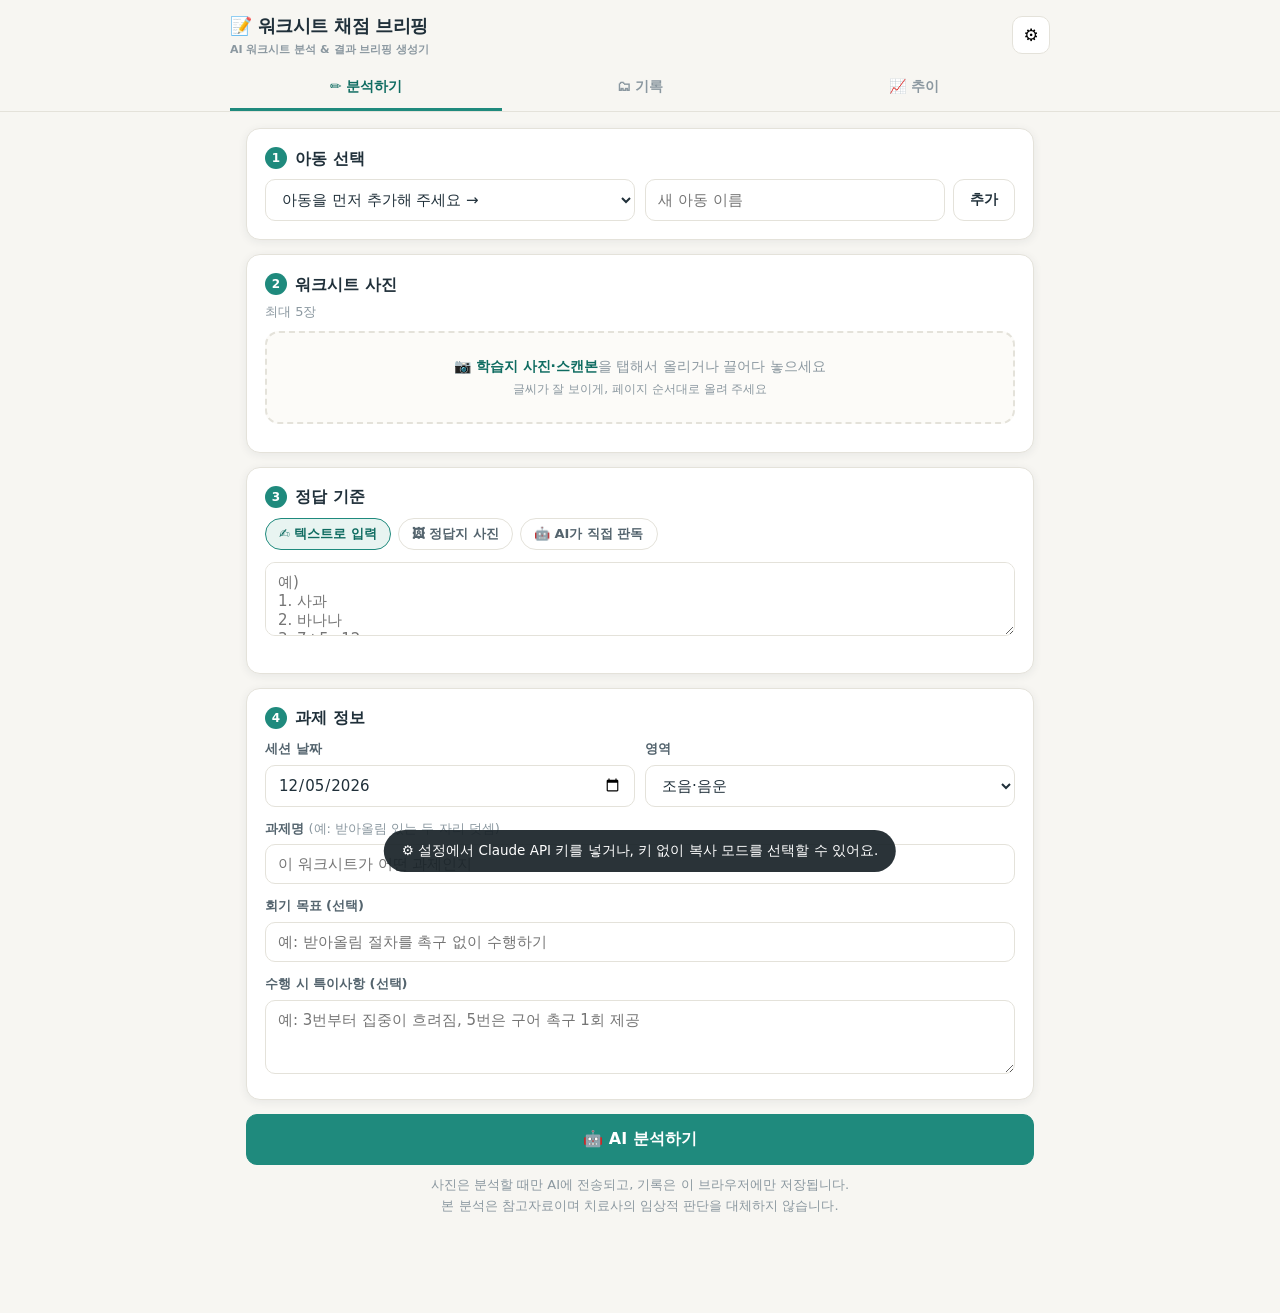
<file: worksheet.html>
<!doctype html>
<html lang="ko">
<head>
<meta charset="utf-8">
<meta name="viewport" content="width=device-width, initial-scale=1, viewport-fit=cover">
<title>워크시트 채점 브리핑 — AI 워크시트 분석 & 결과 브리핑 생성기</title>
<meta name="description" content="아이 학습지 사진을 올리면 AI가 채점·오류 패턴·강점/난점·임상적 해석을 분석하고, 치료사용·보호자용 결과 브리핑을 자동으로 만들어 드립니다.">
<style>
:root{
  --bg:#f7f6f2; --card:#ffffff; --ink:#20303a; --tx2:#54646e; --tx3:#8b98a0;
  --line:#e4e2da; --accent:#1f8a7d; --accent2:#e8f4f1; --accent3:#0f6c61;
  --warn:#c05621; --bad:#c53030; --good:#1f8a7d; --gray:#94a3ad;
  --shadow:0 2px 10px rgba(32,48,58,.07);
  --r:14px;
}
*{ box-sizing:border-box; margin:0; padding:0; }
html{ -webkit-text-size-adjust:100%; }
body{
  font-family:"Apple SD Gothic Neo","Pretendard","Noto Sans KR","Malgun Gothic",system-ui,sans-serif;
  background:var(--bg); color:var(--ink); line-height:1.6; font-size:15px;
  padding-bottom:80px;
}
button{ font-family:inherit; cursor:pointer; }
input,select,textarea{ font-family:inherit; font-size:15px; color:var(--ink); }
h1,h2,h3{ line-height:1.35; }

/* ---------- 헤더 & 탭 ---------- */
header{
  position:sticky; top:0; z-index:30; background:rgba(247,246,242,.92);
  backdrop-filter:blur(8px); border-bottom:1px solid var(--line);
  padding:12px 16px 0;
}
.hrow{ display:flex; align-items:center; justify-content:space-between; max-width:820px; margin:0 auto; }
.logo{ font-size:18px; font-weight:800; letter-spacing:-.02em; }
.logo small{ display:block; font-size:11px; font-weight:600; color:var(--tx3); letter-spacing:0; }
.iconbtn{
  border:1px solid var(--line); background:var(--card); border-radius:10px;
  width:38px; height:38px; font-size:17px; line-height:1;
}
nav.tabs{ display:flex; gap:2px; max-width:820px; margin:10px auto 0; }
nav.tabs button{
  flex:1; border:none; background:transparent; padding:10px 4px 12px; font-size:14px; font-weight:700;
  color:var(--tx3); border-bottom:3px solid transparent;
}
nav.tabs button.on{ color:var(--accent3); border-bottom-color:var(--accent); }

main{ max-width:820px; margin:0 auto; padding:16px; }
.view{ display:none; }
.view.on{ display:block; }

/* ---------- 카드/공통 ---------- */
.card{ background:var(--card); border:1px solid var(--line); border-radius:var(--r); box-shadow:var(--shadow); padding:18px; margin-bottom:14px; }
.card h2{ font-size:16px; margin-bottom:10px; display:flex; align-items:center; gap:8px; flex-wrap:wrap; }
.card h2 .hint{ flex-basis:100%; font-weight:400; }
.stepnum{ display:inline-flex; align-items:center; justify-content:center; width:22px; height:22px; border-radius:50%; background:var(--accent); color:#fff; font-size:12px; font-weight:800; flex:none; }
.hint{ font-size:13px; color:var(--tx3); }
.field{ margin-bottom:12px; }
.field label{ display:block; font-size:13px; font-weight:700; margin-bottom:5px; color:var(--tx2); }
.field input[type=text],.field input[type=date],.field input[type=password],.field select,.field textarea{
  width:100%; border:1px solid var(--line); border-radius:10px; padding:10px 12px; background:#fff;
}
.field textarea{ min-height:74px; resize:vertical; }
.row2{ display:grid; grid-template-columns:1fr 1fr; gap:10px; }
@media(max-width:520px){ .row2{ grid-template-columns:1fr; } }
.btn{
  display:inline-flex; align-items:center; justify-content:center; gap:6px;
  border:1px solid var(--line); background:#fff; color:var(--ink);
  border-radius:11px; padding:10px 16px; font-size:14px; font-weight:700;
}
.btn.primary{ background:var(--accent); border-color:var(--accent); color:#fff; }
.btn.primary:disabled{ opacity:.5; cursor:default; }
.btn.big{ width:100%; padding:14px; font-size:16px; }
.btn.danger{ color:var(--bad); border-color:#eecaca; }
.btn.sm{ padding:6px 11px; font-size:13px; border-radius:9px; }
.chips{ display:flex; flex-wrap:wrap; gap:7px; }
.chip{
  border:1px solid var(--line); background:#fff; border-radius:999px; padding:6px 13px;
  font-size:13px; font-weight:600; color:var(--tx2);
}
.chip.on{ background:var(--accent2); border-color:var(--accent); color:var(--accent3); }
.badge{ display:inline-block; font-size:11px; font-weight:800; border-radius:6px; padding:2px 7px; }
.badge.good{ background:var(--accent2); color:var(--accent3); }
.badge.bad{ background:#fdecec; color:var(--bad); }
.badge.gray{ background:#eef1f3; color:var(--tx2); }
.badge.warn{ background:#fdf1e7; color:var(--warn); }

/* ---------- 업로드 ---------- */
.drop{
  border:2px dashed var(--line); border-radius:var(--r); background:#fcfbf8;
  padding:22px 14px; text-align:center; color:var(--tx3); font-size:14px; cursor:pointer;
}
.drop b{ color:var(--accent3); }
.thumbs{ display:flex; flex-wrap:wrap; gap:8px; margin-top:10px; }
.thumb{ position:relative; width:86px; height:112px; border-radius:10px; overflow:hidden; border:1px solid var(--line); background:#eee; }
.thumb img{ width:100%; height:100%; object-fit:cover; }
.thumb .x{
  position:absolute; top:4px; right:4px; width:22px; height:22px; border-radius:50%;
  border:none; background:rgba(20,30,36,.72); color:#fff; font-size:12px; line-height:1;
}
.thumb .pageno{ position:absolute; left:4px; bottom:4px; background:rgba(20,30,36,.72); color:#fff; font-size:10px; border-radius:5px; padding:1px 5px; }

/* ---------- 결과 ---------- */
.statgrid{ display:grid; grid-template-columns:repeat(3,1fr); gap:10px; margin-bottom:14px; }
@media(max-width:520px){ .statgrid{ grid-template-columns:repeat(3,1fr); } }
.stat{ background:var(--card); border:1px solid var(--line); border-radius:var(--r); padding:14px 10px; text-align:center; }
.stat .v{ font-size:26px; font-weight:800; letter-spacing:-.02em; color:var(--accent3); }
.stat .v.neutral{ color:var(--ink); }
.stat .k{ font-size:12px; color:var(--tx3); font-weight:600; }
.itemtable{ width:100%; border-collapse:collapse; font-size:13px; }
.itemtable th{ text-align:left; font-size:12px; color:var(--tx3); border-bottom:1px solid var(--line); padding:6px 6px; white-space:nowrap; }
.itemtable td{ border-bottom:1px solid #f0eee7; padding:8px 6px; vertical-align:top; }
.itemtable .resbtn{
  border:none; border-radius:8px; padding:4px 9px; font-size:12px; font-weight:800; white-space:nowrap;
}
.res-correct{ background:var(--accent2); color:var(--accent3); }
.res-wrong{ background:#fdecec; color:var(--bad); }
.res-no_response{ background:#eef1f3; color:var(--tx2); }
.res-unclear{ background:#fdf1e7; color:var(--warn); }
.tblwrap{ overflow-x:auto; }
.notice{ background:#fdf6ec; border:1px solid #f0dfc4; border-radius:10px; padding:10px 12px; font-size:13px; color:#7a5a2e; margin-bottom:12px; }
.insight{ background:var(--card); border:1px solid var(--line); border-radius:var(--r); box-shadow:var(--shadow); padding:12px 16px; margin-bottom:14px; }
.insight .irow{ display:flex; gap:10px; padding:5px 0; align-items:baseline; border-bottom:1px dashed #f0eee7; font-size:13.5px; }
.insight .irow:last-child{ border-bottom:none; }
.insight .ik{ flex:none; width:92px; color:var(--tx3); font-weight:700; font-size:12px; }
.evi{ color:var(--tx3); font-size:12.5px; }
.selfcorr{ display:inline-block; font-size:10.5px; font-weight:800; color:#7c5cbf; background:#f1ecfb; border-radius:5px; padding:1px 5px; margin-left:4px; vertical-align:1px; }
.plbtn{ border:none; border-radius:8px; padding:4px 9px; font-size:12px; font-weight:800; white-space:nowrap; background:#f2f4f5; color:var(--tx3); }
.plbtn.on{ background:#fdf1e7; color:var(--warn); }

/* ---------- 브리핑 ---------- */
.brieftabs{ display:flex; gap:8px; margin-bottom:12px; }
.brieftabs button{
  flex:1; border:1px solid var(--line); background:#fff; border-radius:11px; padding:10px; font-size:14px; font-weight:700; color:var(--tx2);
}
.brieftabs button.on{ background:var(--accent); border-color:var(--accent); color:#fff; }
.briefpaper{
  background:#fff; border:1px solid var(--line); border-radius:var(--r); box-shadow:var(--shadow);
  padding:26px 24px; margin-bottom:12px;
}
.briefpaper[contenteditable=true]:focus{ outline:2px solid var(--accent2); }
.briefactions{ display:flex; gap:8px; flex-wrap:wrap; margin-bottom:20px; }

/* 브리핑 본문 서식 (화면+인쇄 공용) */
.bf-head{ border-bottom:2px solid var(--ink); padding-bottom:12px; margin-bottom:16px; }
.bf-head .bf-title{ font-size:19px; font-weight:800; letter-spacing:-.02em; }
.bf-head .bf-sub{ font-size:12px; color:var(--tx3); font-weight:700; margin-bottom:2px; }
.bf-meta{ display:grid; grid-template-columns:1fr 1fr; gap:2px 18px; font-size:13px; margin:12px 0 16px; }
.bf-meta div b{ color:var(--tx3); font-weight:700; margin-right:8px; font-size:12px; }
.bf-sec{ margin-bottom:16px; }
.bf-sec h4{ font-size:14px; color:var(--accent3); margin-bottom:6px; padding-left:9px; border-left:3px solid var(--accent); }
.bf-sec p, .bf-sec li{ font-size:14px; }
.bf-sec ul{ padding-left:20px; }
.bf-score{ display:flex; align-items:baseline; gap:10px; flex-wrap:wrap; }
.bf-score .big{ font-size:32px; font-weight:800; color:var(--accent3); }
.bf-bar{ height:10px; border-radius:6px; background:#edeae2; overflow:hidden; margin:6px 0 4px; }
.bf-bar i{ display:block; height:100%; background:var(--accent); border-radius:6px; }
.bf-table{ width:100%; border-collapse:collapse; font-size:12.5px; }
.bf-table th{ background:#f4f2ec; border:1px solid var(--line); padding:5px 7px; font-size:12px; }
.bf-table td{ border:1px solid var(--line); padding:5px 7px; }
.bf-foot{ margin-top:18px; padding-top:10px; border-top:1px solid var(--line); font-size:11.5px; color:var(--tx3); }
.bf-cheer{ background:var(--accent2); border-radius:12px; padding:14px 16px; font-size:14.5px; }
.bf-stars{ font-size:18px; letter-spacing:2px; }
.bf-2col{ display:grid; grid-template-columns:1fr 1fr; gap:12px; }
@media(max-width:560px){ .bf-2col{ grid-template-columns:1fr; } }
.bf-box{ border:1px solid var(--line); border-radius:10px; padding:10px 12px; }
.bf-box h5{ font-size:13px; margin-bottom:4px; }
.bf-box.good h5{ color:var(--accent3); }
.bf-box.hard h5{ color:var(--warn); }

/* ---------- 기록 ---------- */
.childrow{ display:flex; align-items:center; justify-content:space-between; gap:10px; padding:11px 4px; border-bottom:1px solid #f0eee7; }
.childrow:last-child{ border-bottom:none; }
.childrow .nm{ font-weight:800; }
.childrow .ct{ font-size:12px; color:var(--tx3); }
.sesscard{ display:flex; gap:12px; align-items:center; background:var(--card); border:1px solid var(--line); border-radius:var(--r); padding:12px 14px; margin-bottom:10px; }
.sesscard img{ width:52px; height:68px; object-fit:cover; border-radius:8px; border:1px solid var(--line); background:#eee; flex:none; }
.sesscard .noimg{ width:52px; height:68px; border-radius:8px; border:1px solid var(--line); background:#f2f0ea; display:flex; align-items:center; justify-content:center; font-size:20px; flex:none; }
.sesscard .info{ flex:1; min-width:0; }
.sesscard .t1{ font-weight:800; font-size:14px; }
.sesscard .t2{ font-size:12px; color:var(--tx3); }
.sesscard .pct{ font-size:20px; font-weight:800; color:var(--accent3); flex:none; }

/* ---------- 추이 ---------- */
.chartcard svg{ width:100%; height:auto; display:block; }
.legend{ display:flex; gap:14px; font-size:12px; color:var(--tx3); margin-top:6px; flex-wrap:wrap; }
.legend i{ display:inline-block; width:10px; height:10px; border-radius:3px; margin-right:5px; vertical-align:-1px; }

/* ---------- 모달/토스트 ---------- */
.modal{ display:none; position:fixed; inset:0; z-index:50; background:rgba(24,34,40,.45); padding:18px; overflow-y:auto; }
.modal.on{ display:flex; align-items:flex-start; justify-content:center; }
.modal .panel{ background:var(--card); border-radius:16px; max-width:640px; width:100%; padding:20px; margin:auto 0; }
.modal h3{ font-size:17px; margin-bottom:12px; }
.modal .close{ float:right; border:none; background:none; font-size:20px; color:var(--tx3); }
#toast{
  display:none; position:fixed; left:50%; bottom:28px; transform:translateX(-50%);
  background:rgba(24,34,40,.92); color:#fff; padding:10px 18px; border-radius:999px;
  font-size:13.5px; z-index:99; max-width:90vw; text-align:center;
}
.spinner{ display:inline-block; width:16px; height:16px; border:2.5px solid rgba(255,255,255,.4); border-top-color:#fff; border-radius:50%; animation:spin .8s linear infinite; vertical-align:-3px; }
@keyframes spin{ to{ transform:rotate(360deg); } }
.copybox{ width:100%; min-height:120px; border:1px solid var(--line); border-radius:10px; padding:10px; font-size:12px; font-family:ui-monospace,Consolas,monospace; }

/* ---------- 인쇄 ---------- */
#printArea{ display:none; }
@media print{
  body{ background:#fff; padding:0; }
  body.printing > *:not(#printArea){ display:none !important; }
  body.printing #printArea{ display:block !important; }
  #printArea .briefpaper{ border:none; box-shadow:none; border-radius:0; padding:0; }
  @page{ size:A4; margin:16mm 15mm; }
}
</style>
</head>
<body>

<header>
  <div class="hrow">
    <div class="logo">📝 워크시트 채점 브리핑<small>AI 워크시트 분석 & 결과 브리핑 생성기</small></div>
    <button class="iconbtn" id="btnSettings" title="설정">⚙️</button>
  </div>
  <nav class="tabs">
    <button data-view="analyze" class="on">✏️ 분석하기</button>
    <button data-view="records">🗂 기록</button>
    <button data-view="trend">📈 추이</button>
  </nav>
</header>

<main>

<!-- ============ 분석하기 ============ -->
<section class="view on" id="view-analyze">

  <div class="card">
    <h2><span class="stepnum">1</span> 아동 선택</h2>
    <div class="row2">
      <div class="field" style="margin-bottom:0">
        <select id="childSelect"></select>
      </div>
      <div style="display:flex; gap:8px;">
        <input type="text" id="newChildName" placeholder="새 아동 이름" style="flex:1; border:1px solid var(--line); border-radius:10px; padding:10px 12px;">
        <button class="btn" id="btnAddChild">추가</button>
      </div>
    </div>
  </div>

  <div class="card">
    <h2><span class="stepnum">2</span> 워크시트 사진 <span class="hint">최대 5장</span></h2>
    <div class="drop" id="dropWs">📷 <b>학습지 사진·스캔본</b>을 탭해서 올리거나 끌어다 놓으세요<br><span style="font-size:12px">글씨가 잘 보이게, 페이지 순서대로 올려 주세요</span></div>
    <input type="file" id="fileWs" accept="image/*" multiple hidden>
    <div class="thumbs" id="thumbsWs"></div>
  </div>

  <div class="card">
    <h2><span class="stepnum">3</span> 정답 기준</h2>
    <div class="chips" id="keyModeChips" style="margin-bottom:12px">
      <button class="chip on" data-key="text">✍️ 텍스트로 입력</button>
      <button class="chip" data-key="image">🖼 정답지 사진</button>
      <button class="chip" data-key="auto">🤖 AI가 직접 판독</button>
    </div>
    <div id="keyTextBox" class="field">
      <textarea id="keyText" placeholder="예)&#10;1. 사과&#10;2. 바나나&#10;3. 7+5=12&#10;(문항 번호와 정답을 한 줄씩)"></textarea>
    </div>
    <div id="keyImageBox" style="display:none">
      <div class="drop" id="dropKey">🖼 <b>정답지(교사용 답안) 사진</b>을 올려 주세요</div>
      <input type="file" id="fileKey" accept="image/*" hidden>
      <div class="thumbs" id="thumbsKey"></div>
    </div>
    <div id="keyAutoBox" style="display:none" class="hint">워크시트에 인쇄된 문제를 AI가 읽고 스스로 정답을 판단합니다. 채점 기준이 명확한 과제(연산·낱말 등)에 적합하며, 분석 후 문항표에서 직접 수정할 수 있어요.</div>
  </div>

  <div class="card">
    <h2><span class="stepnum">4</span> 과제 정보</h2>
    <div class="row2">
      <div class="field"><label>세션 날짜</label><input type="date" id="inDate"></div>
      <div class="field"><label>영역</label>
        <select id="inArea">
          <option>조음·음운</option><option>수용언어</option><option>표현언어</option><option>화용</option>
          <option>읽기</option><option>쓰기</option><option>수학·연산</option><option>인지</option><option>기타</option>
        </select>
      </div>
    </div>
    <div class="field"><label>과제명 <span style="font-weight:400;color:var(--tx3)">(예: 받아올림 있는 두 자리 덧셈)</span></label><input type="text" id="inTask" placeholder="이 워크시트가 어떤 과제인지"></div>
    <div class="field"><label>회기 목표 (선택)</label><input type="text" id="inGoal" placeholder="예: 받아올림 절차를 촉구 없이 수행하기"></div>
    <div class="field" style="margin-bottom:0"><label>수행 시 특이사항 (선택)</label><textarea id="inNotes" placeholder="예: 3번부터 집중이 흐려짐, 5번은 구어 촉구 1회 제공"></textarea></div>
  </div>

  <button class="btn primary big" id="btnAnalyze">🤖 AI 분석하기</button>
  <p class="hint" style="text-align:center; margin-top:10px">사진은 분석할 때만 AI에 전송되고, 기록은 이 브라우저에만 저장됩니다.<br>본 분석은 참고자료이며 치료사의 임상적 판단을 대체하지 않습니다.</p>
</section>

<!-- ============ 결과 ============ -->
<section class="view" id="view-result">
  <button class="btn sm" id="btnBackToAnalyze" style="margin-bottom:12px">← 새 분석</button>
  <div id="resultHead"></div>
  <div class="statgrid" id="statGrid"></div>
  <div id="insightBox"></div>
  <div id="cautionBox"></div>

  <div class="card">
    <h2>📋 문항별 반응 <span class="hint">결과 배지는 정↔오↔무반응↔판독불가, 촉구 배지는 독립↔구어↔몸짓↔시범↔신체로 탭할 때마다 바뀌고 수치가 다시 계산돼요</span></h2>
    <div class="tblwrap"><table class="itemtable" id="itemTable"></table></div>
  </div>

  <div class="brieftabs">
    <button id="tabT" class="on">🩺 치료사용 상세</button>
    <button id="tabP">👨‍👩‍👧 보호자용</button>
  </div>
  <div class="briefpaper" id="briefBody" contenteditable="true"></div>
  <p class="hint" style="margin:-4px 0 10px">브리핑 본문은 자유롭게 고칠 수 있어요. 수정 내용은 자동 저장됩니다.</p>
  <div class="briefactions">
    <button class="btn primary" id="btnPrint">🖨 인쇄 / PDF 저장</button>
    <button class="btn" id="btnCopyText">📄 텍스트 복사</button>
    <button class="btn" id="btnResetBrief">↺ 원문으로 되돌리기</button>
  </div>
</section>

<!-- ============ 기록 ============ -->
<section class="view" id="view-records">
  <div class="card">
    <h2>👶 아동 목록</h2>
    <div id="childList"></div>
  </div>
  <div class="card">
    <h2>🗂 세션 기록 <button class="btn sm" id="btnCsv" style="float:right">CSV 내려받기</button></h2>
    <div class="chips" id="recChildChips" style="margin-bottom:12px"></div>
    <div id="sessList"></div>
  </div>
</section>

<!-- ============ 추이 ============ -->
<section class="view" id="view-trend">
  <div class="card">
    <h2>📈 정반응률 변화 추이</h2>
    <div class="chips" id="trChildChips" style="margin-bottom:8px"></div>
    <div class="chips" id="trAreaChips" style="margin-bottom:12px"></div>
    <div class="chartcard" id="lineChart"></div>
    <div id="trendSummary" class="notice" style="display:none; margin-top:12px"></div>
  </div>
  <div class="card">
    <h2>🧩 오류 유형 분포 <span class="hint">선택한 아동·영역의 누적</span></h2>
    <div class="chartcard" id="barChart"></div>
  </div>
</section>

</main>

<!-- ============ 설정 모달 ============ -->
<div class="modal" id="modalSettings">
  <div class="panel">
    <button class="close" data-close>✕</button>
    <h3>⚙️ 설정</h3>
    <div class="field">
      <label>생성 방식</label>
      <select id="setMode">
        <option value="api">Claude API 키로 자동 분석</option>
        <option value="copy">키 없이 프롬프트 복사 모드</option>
      </select>
    </div>
    <div class="field" id="apiKeyField">
      <label>Claude API 키 <span style="font-weight:400;color:var(--tx3)">(console.anthropic.com에서 발급, 내 브라우저에만 저장)</span></label>
      <input type="password" id="setApiKey" placeholder="sk-ant-...">
    </div>
    <div class="field" id="modelField">
      <label>모델</label>
      <select id="setModel">
        <option value="claude-sonnet-5">Claude Sonnet 5 — 빠르고 경제적 (추천)</option>
        <option value="claude-opus-4-8">Claude Opus 4.8 — 가장 정밀</option>
      </select>
    </div>
    <button class="btn primary big" id="btnSaveSettings">저장</button>
  </div>
</div>

<!-- ============ 복사 모드 모달 ============ -->
<div class="modal" id="modalCopy">
  <div class="panel">
    <button class="close" data-close>✕</button>
    <h3>📋 프롬프트 복사 모드</h3>
    <p style="font-size:13.5px; margin-bottom:10px">① 아래 프롬프트를 복사해 <b>claude.ai</b>에 붙여넣고, <b>워크시트 사진(정답지 사진이 있다면 함께)</b>을 첨부하세요.<br>② 답변으로 받은 JSON을 아래 칸에 붙여넣고 적용을 누르세요.</p>
    <textarea class="copybox" id="copyPrompt" readonly></textarea>
    <button class="btn" id="btnCopyPrompt" style="margin:8px 0 14px">📄 프롬프트 복사</button>
    <textarea class="copybox" id="copyResult" placeholder='claude.ai가 준 JSON을 여기에 붙여넣기'></textarea>
    <button class="btn primary big" id="btnApplyCopy" style="margin-top:8px">적용</button>
  </div>
</div>

<div id="printArea"></div>
<div id="toast"></div>

<script type="module">
/* ============================================================
   상수 / 상태
   ============================================================ */
const LS_SET = "wsb_settings", LS_CHILD = "wsb_children", LS_SESS = "wsb_sessions";
const RESULT_LABEL = { correct:"정반응", wrong:"오반응", no_response:"무반응", unclear:"판독불가" };
const RESULT_CYCLE = ["correct","wrong","no_response","unclear"];
const PROMPT_CYCLE = ["독립","구어","몸짓","시범","신체"];
const PROMPT_LABEL = { "독립":"독립", "구어":"구어 촉구", "몸짓":"몸짓 촉구", "시범":"시범", "신체":"신체 촉구" };

const state = {
  settings: { mode:"api", apiKey:"", model:"claude-sonnet-5" },
  children: [],   // {id, name, createdAt}
  sessions: [],   // {id, childId, date, area, task, goal, notes, thumb, result, editsT, editsP, createdAt}
  wsImages: [],   // 분석용 워크시트 b64 (전송 해상도)
  wsThumbs: [],   // 미리보기 dataURL
  keyMode: "text",
  keyImage: null, keyImageThumb: null,
  currentSessionId: null,
  briefTab: "T",
  recChildId: null, trChildId: null, trArea: "전체",
};

const $ = s => document.querySelector(s);
const $$ = s => [...document.querySelectorAll(s)];
let toastTimer = null;
function toast(msg, ms=2800){
  const t = $("#toast"); t.textContent = msg; t.style.display = "block";
  clearTimeout(toastTimer); toastTimer = setTimeout(()=>{ t.style.display="none"; }, ms);
}
function esc(s){ return String(s ?? "").replace(/[&<>"]/g, c=>({"&":"&amp;","<":"&lt;",">":"&gt;",'"':"&quot;"}[c])); }
const uid = () => Date.now().toString(36) + Math.random().toString(36).slice(2,7);
const fmtDate = d => d || "";

/* ============================================================
   저장 / 복원
   ============================================================ */
function loadAll(){
  try{ const s = JSON.parse(localStorage.getItem(LS_SET)); if(s) Object.assign(state.settings, s); }catch(e){}
  try{ const c = JSON.parse(localStorage.getItem(LS_CHILD)); if(Array.isArray(c)) state.children = c; }catch(e){}
  try{ const x = JSON.parse(localStorage.getItem(LS_SESS)); if(Array.isArray(x)){ state.sessions = x; state.sessions.forEach(s=>{ if(s.result) normResult(s.result); }); } }catch(e){}
}
function saveSettings(){ localStorage.setItem(LS_SET, JSON.stringify(state.settings)); }
function saveChildren(){ localStorage.setItem(LS_CHILD, JSON.stringify(state.children)); }
function saveSessions(){
  try{ localStorage.setItem(LS_SESS, JSON.stringify(state.sessions)); }
  catch(e){
    // 용량 초과 시 썸네일부터 비우고 재시도
    state.sessions.forEach(s=>{ s.thumb = null; });
    try{ localStorage.setItem(LS_SESS, JSON.stringify(state.sessions)); toast("저장 공간이 부족해 미리보기 이미지를 빼고 저장했어요."); }
    catch(e2){ toast("저장 공간이 부족해 기록을 저장하지 못했어요. 오래된 세션을 삭제해 주세요."); }
  }
}

/* ============================================================
   Claude API (tonemaker/studio와 동일 패턴)
   ============================================================ */
let sdkPromise = null;
function loadSDK(){
  if(!sdkPromise) sdkPromise = import("https://esm.sh/@anthropic-ai/sdk@latest");
  return sdkPromise;
}

const ANALYSIS_SCHEMA = {
  type:"object",
  properties:{
    task_summary:{ type:"string", description:"이 워크시트가 어떤 과제인지 1~2문장 요약 (한국어)" },
    items:{
      type:"array", minItems:1,
      items:{
        type:"object",
        properties:{
          no:{ type:"string", description:"문항 번호 (예: 1, 2-a). 번호가 없으면 순서대로 붙이기" },
          question:{ type:"string", description:"문항 내용을 짧게 (예: 7+5, '사과' 낱말 읽기)" },
          expected:{ type:"string", description:"정답 또는 기대 반응" },
          response:{ type:"string", description:"아동이 실제로 쓴/표시한 반응 그대로. 비어 있으면 '무반응'" },
          result:{ type:"string", enum:["correct","wrong","no_response","unclear"], description:"correct=정반응, wrong=오반응, no_response=무반응(빈칸), unclear=글씨가 흐리거나 사진이 잘려 판독 불가" },
          error_type:{ type:"string", description:"오반응일 때 오류 유형 하나 (예: 받아올림 누락, 자릿수 혼동, 음소 대치, 생략, 첨가, 유사 낱말 혼동, 반전(거울) 쓰기, 의미 혼동). 정반응·무반응·판독불가면 빈 문자열" },
          self_corrected:{ type:"boolean", description:"지우고 고쳐 쓴(자기수정) 흔적이 있으면 true" },
          prompt_level:{ type:"string", enum:["독립","구어","몸짓","시범","신체"], description:"제공된 촉구 수준. 치료사가 특이사항에 촉구를 기록한 문항만 해당 수준으로 표시하고, 언급이 없으면 \"독립\". 사진만 보고 촉구를 추측하지 말 것" },
          note:{ type:"string", description:"특이사항 (원래 반응, 지운 자국, 부분 정답 등). 없으면 빈 문자열" },
        },
        required:["no","question","expected","response","result","error_type","self_corrected","prompt_level","note"],
        additionalProperties:false,
      },
    },
    error_patterns:{
      type:"array",
      items:{
        type:"object",
        properties:{
          type:{ type:"string", description:"오류 유형 이름 (한국어, 10자 내외)" },
          count:{ type:"integer", minimum:1, description:"해당 유형 오류 개수" },
          condition:{ type:"string", description:"이 오류가 나타나는 문항 조건 (예: 받아올림이 필요한 문항에서만, 3음절 이상 낱말에서)" },
          consistency:{ type:"string", enum:["일관적","비일관적"], description:"같은 조건에서 항상 나타나면 일관적, 때때로 나타나면 비일관적" },
          description:{ type:"string", description:"이 오류가 무엇인지 치료사 관점 설명 (1~2문장, 발생 조건 대비 발생 횟수 인용)" },
          hypothesis:{ type:"string", description:"이 오류의 기제 가설 1문장 (예: 절차 순서를 작업기억에 유지하는 부담)" },
          probe:{ type:"string", description:"다음 회기에 가설을 검증할 프로브 과제 1문장 (예: 받아올림 칸을 제공한 5문항 vs 미제공 5문항 비교)" },
          examples:{ type:"array", items:{ type:"string" }, description:"실제 오류 예시 (문항번호: 기대→반응 형식)" },
        },
        required:["type","count","condition","consistency","description","hypothesis","probe","examples"], additionalProperties:false,
      },
    },
    strengths:{
      type:"array", minItems:1,
      items:{ type:"object", properties:{
        point:{ type:"string", description:"강점 1문장" },
        evidence:{ type:"string", description:"근거 문항·수치 인용 (예: 받아올림 없는 6문항 모두 정반응(1·3·4·6·8·10번))" },
      }, required:["point","evidence"], additionalProperties:false },
      description:"이번 수행에서 관찰된 강점",
    },
    difficulties:{
      type:"array",
      items:{ type:"object", properties:{
        point:{ type:"string", description:"어려움을 보인 지점 1문장" },
        evidence:{ type:"string", description:"근거 문항·수치 인용" },
      }, required:["point","evidence"], additionalProperties:false },
      description:"어려움을 보인 지점",
    },
    clinical_interpretation:{
      type:"object",
      properties:{
        level_comment:{ type:"string", description:"현재 수행 수준 판단과 근거 1~2문장 (정반응률만이 아니라 오류의 질·자기수정·무반응 양상을 함께 고려)" },
        error_mechanisms:{
          type:"array", maxItems:3,
          items:{ type:"object", properties:{
            hypothesis:{ type:"string", description:"오류 기제 가설 1문장" },
            evidence:{ type:"string", description:"이 가설을 지지하는 관찰 근거 (문항 번호·수치 인용)" },
            probe:{ type:"string", description:"가설을 확인할 방법 1문장" },
          }, required:["hypothesis","evidence","probe"], additionalProperties:false },
          description:"오류를 설명하는 기제 가설 1~3개. 경쟁 가설이 가능하면 병기",
        },
        flow_observation:{ type:"string", description:"문항 위치에 따른 수행 흐름 관찰 1~2문장 (전/후반부 변화, 오류·무반응이 몰린 구간, 주의·피로 관점). 특기사항 없으면 '수행 흐름상 특기사항 없음'과 근거" },
        summary:{ type:"string", description:"종합 소견 2~3문장 — 개입 우선순위와 방향 포함" },
      },
      required:["level_comment","error_mechanisms","flow_observation","summary"],
      additionalProperties:false,
    },
    recommendations:{
      type:"array", minItems:1,
      items:{ type:"object", properties:{
        goal:{ type:"string", description:"측정 가능한 목표 (조건–행동–기준 형식)" },
        activity:{ type:"string", description:"목표를 다룰 구체적 활동·자료 1문장" },
        rationale:{ type:"string", description:"이번 수행의 어떤 관찰에서 나온 권고인지 1문장" },
      }, required:["goal","activity","rationale"], additionalProperties:false },
      description:"다음 회기 제안",
    },
    parent_brief:{
      type:"object",
      properties:{
        today_did:{ type:"string", description:"오늘 어떤 활동을 했는지 쉬운 말로 1~2문장" },
        well_done:{ type:"array", minItems:1, items:{ type:"string" }, description:"잘한 점, 전문용어 없이 긍정적으로" },
        practice_points:{ type:"array", items:{ type:"string" }, description:"더 연습하면 좋은 점, 아이를 탓하지 않는 부드러운 표현으로" },
        home_activities:{ type:"array", minItems:1, items:{ type:"string" }, description:"집에서 5~10분에 할 수 있는 구체적 연계 활동" },
        cheer:{ type:"string", description:"보호자와 아이에게 전하는 따뜻한 응원 한마디" },
      },
      required:["today_did","well_done","practice_points","home_activities","cheer"],
      additionalProperties:false,
    },
    reading_confidence:{ type:"string", enum:["high","medium","low"], description:"필기 판독의 전반적 신뢰도" },
    caution:{ type:"string", description:"판독이 불확실했던 부분·확인이 필요한 문항 안내. 없으면 빈 문자열" },
  },
  required:["task_summary","items","error_patterns","strengths","difficulties","clinical_interpretation","recommendations","parent_brief","reading_confidence","caution"],
  additionalProperties:false,
};

const SYSTEM_PROMPT = `당신은 언어치료·특수교육 현장 경험이 풍부한 임상 보조 AI입니다. 아동이 푼 워크시트(학습지) 사진을 보고 문항별로 채점하고, 오류 패턴을 분석해 치료사용 브리핑 자료를 만듭니다.

채점 원칙:
- 사진에 실제로 보이는 것만 근거로 삼으세요. 문항이나 반응을 지어내지 마세요.
- 아동 글씨가 흐리거나 잘려서 확신할 수 없으면 추측하지 말고 result를 "unclear"로 표시하세요.
- 빈칸·건너뜀은 "no_response"입니다. 오반응(wrong)과 구분하세요.
- 지운 자국·덧쓴 흔적 위에 최종 반응을 쓴 경우 self_corrected를 true로 하고 note에 원래 반응(보이면)을 적으세요.
- 정답 기준이 주어지면 그 기준을 따르고, 기준이 없으면 문항에서 정답을 스스로 판단하되 애매하면 unclear로 두세요.
- 촉구 수준(prompt_level): 치료사가 특이사항에 촉구 제공을 기록한 문항만 해당 수준(구어/몸짓/시범/신체)으로 표시하고, 언급이 없으면 "독립"입니다. 사진만 보고 촉구 여부를 추측하지 마세요. 촉구를 받고 정반응한 문항은 독립 정반응과 구분해 해석하세요.

분석 원칙 — 구체성이 핵심입니다:
- 모든 판단에 근거 문항 번호와 수치를 인용하세요. "받아올림이 어려움"이 아니라 "받아올림이 필요한 4문항 중 3문항 오류(2·5·7번), 필요 없는 6문항은 모두 정반응"처럼 쓰세요.
- 오류 패턴마다 다음을 밝히세요: 오류가 나타나는 문항 조건(condition), 일관성(같은 조건에서 항상 나타나면 "일관적", 때때로 나타나면 "비일관적"), 기제 가설(hypothesis, 왜 이 오류가 나는지 1가지), 다음 회기에 가설을 검증할 프로브 과제(probe). 일관적 오류는 개념·절차 자체의 문제를, 비일관적 오류는 주의·유창성·부담의 문제를 시사하는 경우가 많습니다.
- 문항 위치에 따른 수행 흐름을 관찰하세요: 전반부 대비 후반부 정확도 변화, 오류·무반응이 몰린 구간, 문항 유형이 바뀌는 지점에서의 수행 변화 등을 주의 지속·피로·난이도 관점에서 해석하세요.
- 임상적 해석은 관찰된 수행에 근거한 소견으로, "~로 보입니다", "~가능성을 시사합니다"처럼 신중하게 표현하세요. 진단명 단정, 원인 단정은 금지합니다. 서로 다른 가설이 가능하면 병기하고 각각의 확인 방법을 제시하세요.
- 권고의 목표(goal)는 측정 가능한 조건–행동–기준 형식으로 쓰세요. 예: "받아올림 표시 칸이 있는 두 자리 덧셈 10문항을 촉구 없이 80% 이상 정반응".
- 보호자용(parent_brief)은 전문용어 없이 따뜻하고 쉬운 한국어로, 아이의 노력을 먼저 인정하는 톤으로 쓰세요. 집 활동은 준비물·방법·시간이 담긴, 오늘 바로 할 수 있는 구체적 형태로 제안하세요.
- 모든 출력은 한국어입니다.`;

function analyzePromptText(meta, keyDesc){
  return `첨부한 사진은 아동이 푼 워크시트입니다.${keyDesc}

과제 정보:
- 영역: ${meta.area}
- 과제명: ${meta.task || "(미입력 — 사진에서 파악)"}
- 회기 목표: ${meta.goal || "(미입력)"}
- 치료사가 기록한 수행 시 특이사항: ${meta.notes || "(없음)"}

해 주세요:
1) 모든 문항을 순서대로 읽고 아동의 반응을 판독해 문항별로 채점 (items). 자기수정 흔적과 촉구 수준(특이사항 기록 기준, 언급 없으면 "독립")도 표시
2) 오반응들을 유형별로 묶어 패턴 분석 (error_patterns) — 유형마다 발생 조건, 일관성, 기제 가설, 검증 프로브까지
3) 강점과 난점을 각각 근거 문항·수치와 함께 정리 (evidence 필수)
4) 임상적 해석: 수행 수준 판단 → 오류 기제 가설(경쟁 가설 병기 가능, 각각 근거·확인 방법) → 문항 위치에 따른 수행 흐름 → 종합 소견
5) 다음 회기 권고: 측정 가능한 목표(조건–행동–기준) + 구체적 활동 + 근거
6) 보호자에게 보낼 쉬운 설명(parent_brief) — 집 활동은 준비물·방법·시간까지
특이사항에 촉구 제공 등이 적혀 있으면 해당 문항 해석과 정반응률 해석에 반영하세요.`;
}

async function callClaudeVision(imagesB64, promptText, schema){
  const { default: Anthropic } = await loadSDK();
  const client = new Anthropic({
    apiKey: state.settings.apiKey,
    dangerouslyAllowBrowser: true, // 개인용 도구: 키는 사용자 본인 브라우저에만 저장됨
  });
  const content = [];
  for(const b64 of imagesB64) content.push({ type:"image", source:{ type:"base64", media_type:"image/jpeg", data:b64 } });
  content.push({ type:"text", text: promptText });
  const response = await client.messages.create({
    model: state.settings.model || "claude-sonnet-5",
    max_tokens: 16000,
    thinking: { type:"adaptive" },
    system: SYSTEM_PROMPT,
    output_config: { format: { type:"json_schema", schema } },
    messages: [{ role:"user", content }],
  });
  if(response.stop_reason === "refusal") throw new Error("모델이 이 요청을 거절했습니다. 사진을 확인하고 다시 시도해 주세요.");
  if(response.stop_reason === "max_tokens") throw new Error("출력이 너무 길어 잘렸습니다. 워크시트를 나눠서 분석해 주세요.");
  const text = response.content.find(b=>b.type==="text")?.text ?? "";
  return JSON.parse(text);
}

async function fileToB64(file, max=1568, quality=0.9){
  const bitmap = await createImageBitmap(file);
  const s = Math.min(1, max/Math.max(bitmap.width, bitmap.height));
  const c = document.createElement("canvas");
  c.width = Math.max(1, Math.round(bitmap.width*s));
  c.height = Math.max(1, Math.round(bitmap.height*s));
  c.getContext("2d").drawImage(bitmap, 0, 0, c.width, c.height);
  const dataUrl = c.toDataURL("image/jpeg", quality);
  bitmap.close?.();
  return { b64:dataUrl.split(",")[1], dataUrl };
}
function shrinkDataUrl(dataUrl, max=200, quality=0.6){
  return new Promise(res=>{
    const img = new Image();
    img.onload = ()=>{
      const s = Math.min(1, max/Math.max(img.width, img.height));
      const c = document.createElement("canvas");
      c.width = Math.round(img.width*s); c.height = Math.round(img.height*s);
      c.getContext("2d").drawImage(img,0,0,c.width,c.height);
      res(c.toDataURL("image/jpeg", quality));
    };
    img.onerror = ()=>res(null);
    img.src = dataUrl;
  });
}

/* ============================================================
   탭 전환
   ============================================================ */
$$("nav.tabs button").forEach(b=>{
  b.addEventListener("click", ()=>showView(b.dataset.view));
});
function showView(name){
  $$("nav.tabs button").forEach(b=>b.classList.toggle("on", b.dataset.view===name));
  $$(".view").forEach(v=>v.classList.remove("on"));
  $("#view-"+name).classList.add("on");
  if(name==="records") renderRecords();
  if(name==="trend") renderTrend();
  window.scrollTo(0,0);
}
function showResultView(){
  $$("nav.tabs button").forEach(b=>b.classList.remove("on"));
  $$(".view").forEach(v=>v.classList.remove("on"));
  $("#view-result").classList.add("on");
  window.scrollTo(0,0);
}

/* ============================================================
   아동 관리
   ============================================================ */
function renderChildSelect(){
  const sel = $("#childSelect");
  if(!state.children.length){
    sel.innerHTML = `<option value="">아동을 먼저 추가해 주세요 →</option>`;
    return;
  }
  sel.innerHTML = state.children.map(c=>`<option value="${c.id}">${esc(c.name)}</option>`).join("");
}
$("#btnAddChild").addEventListener("click", ()=>{
  const name = $("#newChildName").value.trim();
  if(!name){ toast("아동 이름을 입력해 주세요."); return; }
  const child = { id:uid(), name, createdAt:Date.now() };
  state.children.push(child); saveChildren();
  $("#newChildName").value = "";
  renderChildSelect();
  $("#childSelect").value = child.id;
  toast(`${name} 아동을 추가했어요.`);
});

/* ============================================================
   업로드
   ============================================================ */
function bindDrop(dropEl, inputEl, handler){
  dropEl.addEventListener("click", ()=>inputEl.click());
  dropEl.addEventListener("dragover", e=>{ e.preventDefault(); });
  dropEl.addEventListener("drop", e=>{ e.preventDefault(); handler([...e.dataTransfer.files].filter(f=>f.type.startsWith("image/"))); });
  inputEl.addEventListener("change", ()=>{ handler([...inputEl.files]); inputEl.value=""; });
}
bindDrop($("#dropWs"), $("#fileWs"), async files=>{
  for(const f of files){
    if(state.wsImages.length >= 5){ toast("워크시트 사진은 최대 5장까지예요."); break; }
    try{
      const { b64, dataUrl } = await fileToB64(f);
      state.wsImages.push(b64); state.wsThumbs.push(dataUrl);
    }catch(e){ toast("이미지를 읽지 못했어요: "+f.name); }
  }
  renderWsThumbs();
});
function renderWsThumbs(){
  $("#thumbsWs").innerHTML = state.wsThumbs.map((d,i)=>`
    <div class="thumb"><img src="${d}"><span class="pageno">${i+1}쪽</span><button class="x" data-i="${i}">✕</button></div>`).join("");
  $$("#thumbsWs .x").forEach(b=>b.addEventListener("click", e=>{
    const i = +e.target.dataset.i;
    state.wsImages.splice(i,1); state.wsThumbs.splice(i,1); renderWsThumbs();
  }));
}
bindDrop($("#dropKey"), $("#fileKey"), async files=>{
  if(!files.length) return;
  try{
    const { b64, dataUrl } = await fileToB64(files[0]);
    state.keyImage = b64; state.keyImageThumb = dataUrl;
  }catch(e){ toast("이미지를 읽지 못했어요."); }
  renderKeyThumb();
});
function renderKeyThumb(){
  $("#thumbsKey").innerHTML = state.keyImageThumb
    ? `<div class="thumb"><img src="${state.keyImageThumb}"><button class="x" id="delKey">✕</button></div>` : "";
  $("#delKey")?.addEventListener("click", ()=>{ state.keyImage=null; state.keyImageThumb=null; renderKeyThumb(); });
}
$$("#keyModeChips .chip").forEach(c=>c.addEventListener("click", ()=>{
  state.keyMode = c.dataset.key;
  $$("#keyModeChips .chip").forEach(x=>x.classList.toggle("on", x===c));
  $("#keyTextBox").style.display = state.keyMode==="text" ? "block" : "none";
  $("#keyImageBox").style.display = state.keyMode==="image" ? "block" : "none";
  $("#keyAutoBox").style.display = state.keyMode==="auto" ? "block" : "none";
}));

/* ============================================================
   분석 실행
   ============================================================ */
function collectMeta(){
  return {
    childId: $("#childSelect").value,
    date: $("#inDate").value || new Date().toISOString().slice(0,10),
    area: $("#inArea").value,
    task: $("#inTask").value.trim(),
    goal: $("#inGoal").value.trim(),
    notes: $("#inNotes").value.trim(),
  };
}
function keyDescription(){
  if(state.keyMode==="text"){
    const t = $("#keyText").value.trim();
    return t ? `\n\n정답 기준(치료사 입력):\n${t}` : "\n\n정답 기준: 별도 입력 없음 — 문항에서 정답을 스스로 판단하세요.";
  }
  if(state.keyMode==="image" && state.keyImage){
    return `\n\n**마지막 사진 1장은 정답지(교사용 답안)**입니다. 그 앞의 사진들이 아동이 푼 워크시트입니다. 정답지를 기준으로 채점하세요.`;
  }
  return "\n\n정답 기준: 별도 제공 없음 — 워크시트에 인쇄된 문제를 읽고 정답을 스스로 판단하되, 애매하면 unclear로 두세요.";
}
function validateInputs(){
  if(!state.children.length || !$("#childSelect").value){ toast("아동을 먼저 추가·선택해 주세요."); return false; }
  if(!state.wsImages.length){ toast("워크시트 사진을 올려 주세요."); return false; }
  if(state.keyMode==="image" && !state.keyImage){ toast("정답지 사진을 올리거나 다른 정답 기준을 선택해 주세요."); return false; }
  return true;
}

$("#btnAnalyze").addEventListener("click", async ()=>{
  if(!validateInputs()) return;
  const meta = collectMeta();
  const prompt = analyzePromptText(meta, keyDescription());
  const images = [...state.wsImages];
  if(state.keyMode==="image" && state.keyImage) images.push(state.keyImage);

  if(state.settings.mode==="copy" || !state.settings.apiKey){
    if(state.settings.mode==="api" && !state.settings.apiKey){
      openSettings(); toast("먼저 Claude API 키를 넣거나, 복사 모드를 선택해 주세요."); return;
    }
    openCopyModal(prompt, meta); return;
  }

  const btn = $("#btnAnalyze");
  btn.disabled = true; btn.innerHTML = `<span class="spinner"></span> 분석 중… (30초~1분 정도 걸려요)`;
  try{
    const result = await callClaudeVision(images, prompt, ANALYSIS_SCHEMA);
    await applyResult(result, meta);
  }catch(e){
    console.error(e);
    toast("분석에 실패했어요: " + (e.message || e), 4200);
  }finally{
    btn.disabled = false; btn.innerHTML = "🤖 AI 분석하기";
  }
});

/* ---- 복사 모드 ---- */
let copyMeta = null;
function openCopyModal(prompt, meta){
  copyMeta = meta;
  const attach = state.keyMode==="image" && state.keyImage
    ? "워크시트 사진들을 먼저, 정답지 사진을 마지막에 첨부하세요."
    : "워크시트 사진들을 첨부하세요.";
  $("#copyPrompt").value =
`${SYSTEM_PROMPT}

${prompt}

(※ ${attach})

아래 JSON 스키마를 정확히 따르는 JSON만 출력하세요. 설명 문장 없이 JSON 하나만:
${JSON.stringify(ANALYSIS_SCHEMA, null, 1)}`;
  $("#copyResult").value = "";
  $("#modalCopy").classList.add("on");
}
$("#btnCopyPrompt").addEventListener("click", async ()=>{
  await navigator.clipboard.writeText($("#copyPrompt").value).catch(()=>{});
  toast("프롬프트를 복사했어요. claude.ai에 사진과 함께 붙여넣으세요.");
});
$("#btnApplyCopy").addEventListener("click", async ()=>{
  let raw = $("#copyResult").value.trim();
  if(!raw){ toast("JSON을 붙여넣어 주세요."); return; }
  raw = raw.replace(/^```(json)?/m,"").replace(/```$/m,"").trim();
  try{
    const result = JSON.parse(raw);
    if(!Array.isArray(result.items) || !result.parent_brief) throw new Error("형식이 달라요");
    $("#modalCopy").classList.remove("on");
    await applyResult(result, copyMeta);
  }catch(e){ toast("JSON을 읽지 못했어요. claude.ai 답변의 JSON 부분만 붙여넣어 주세요.", 4000); }
});

/* ============================================================
   결과 세션 생성/저장
   ============================================================ */
async function applyResult(result, meta){
  const thumb = state.wsThumbs[0] ? await shrinkDataUrl(state.wsThumbs[0]) : null;
  const session = {
    id: uid(), childId: meta.childId, date: meta.date, area: meta.area,
    task: meta.task || result.task_summary || "", goal: meta.goal, notes: meta.notes,
    thumb, result: normResult(result), editsT: null, editsP: null, createdAt: Date.now(),
  };
  state.sessions.push(session); saveSessions();
  state.currentSessionId = session.id;
  state.briefTab = "T";
  renderResult();
  showResultView();
  toast("분석 완료! 브리핑이 저장됐어요.");
}
const curSession = () => state.sessions.find(s=>s.id===state.currentSessionId);
const childName = id => state.children.find(c=>c.id===id)?.name || "이름 없음";

/* 정반응률 재계산: 판독불가 제외, 무반응은 오답 처리 */
function computeStats(session){
  const items = session.result.items || [];
  const total = items.length;
  const unclear = items.filter(i=>i.result==="unclear").length;
  const noResp = items.filter(i=>i.result==="no_response").length;
  const correct = items.filter(i=>i.result==="correct").length;
  const scorable = total - unclear;
  const percent = scorable ? Math.round(correct/scorable*100) : 0;
  // 촉구: 독립이 아닌 문항 수 + 독립 정반응률(촉구 받은 정반응은 제외)
  const isIndep = i => (i.prompt_level||"독립")==="독립";
  const prompted = items.filter(i=>!isIndep(i)).length;
  const indepCorrect = items.filter(i=>i.result==="correct" && isIndep(i)).length;
  const indepPercent = scorable ? Math.round(indepCorrect/scorable*100) : 0;
  // 촉구 의존도: 촉구를 받아 맞힌 문항 비율 (반올림 percent끼리 빼지 않고 직접 계산)
  const depPercent = scorable ? Math.round((correct-indepCorrect)/scorable*100) : 0;
  // 이 세션에 촉구가 기록됐는지 — 추이/판정에서 미측정 세션과 구분하는 데 사용
  const hasPromptData = prompted > 0;
  // 임상 판정(수행 수준·습득 기준)은 독립 정반응률 기준. 촉구 기록이 없으면 percent와 동일
  const masteryPercent = indepPercent;
  return { total, unclear, noResp, correct, scorable, percent, prompted, indepCorrect, indepPercent, depPercent, hasPromptData, masteryPercent };
}

/* 구버전 세션 호환: 문자열이던 필드를 구조화 형태로 승격 */
function normResult(r){
  r.items = (r.items||[]).map(it=>{
    const m = { self_corrected:false, prompt_level:"독립", ...it };
    if(!PROMPT_CYCLE.includes(m.prompt_level)) m.prompt_level = "독립"; // enum 밖 값(복사 모드 등) 방어
    return m;
  });
  r.error_patterns = (r.error_patterns||[]).map(p=>({ condition:"", consistency:"", hypothesis:"", probe:"", ...p }));
  r.strengths = (r.strengths||[]).map(x=> typeof x==="string" ? { point:x, evidence:"" } : x);
  r.difficulties = (r.difficulties||[]).map(x=> typeof x==="string" ? { point:x, evidence:"" } : x);
  if(typeof r.clinical_interpretation === "string")
    r.clinical_interpretation = { level_comment:"", error_mechanisms:[], flow_observation:"", summary:r.clinical_interpretation };
  r.clinical_interpretation = { level_comment:"", error_mechanisms:[], flow_observation:"", summary:"", ...(r.clinical_interpretation||{}) };
  r.recommendations = (r.recommendations||[]).map(x=> typeof x==="string" ? { goal:"", activity:x, rationale:"" } : x);
  return r;
}

/* 로컬 계산 분석 지표: 전/후반부 정확도, 자기수정, 최다 오류 유형 */
function computeExtras(session){
  const items = session.result.items || [];
  const half = Math.ceil(items.length/2);
  const acc = arr => {
    const sc = arr.filter(i=>i.result!=="unclear");
    if(!sc.length) return null;
    return Math.round(sc.filter(i=>i.result==="correct").length / sc.length * 100);
  };
  const firstPct = acc(items.slice(0, half)), secondPct = acc(items.slice(half));
  const selfCorr = items.filter(i=>i.self_corrected).length;
  const wrong = items.filter(i=>i.result==="wrong");
  const m = {};
  wrong.forEach(i=>{ if(i.error_type) m[i.error_type] = (m[i.error_type]||0)+1; });
  const top = Object.entries(m).sort((a,b)=>b[1]-a[1])[0];
  const topErr = top ? { type:top[0], count:top[1], share: Math.round(top[1]/wrong.length*100) } : null;
  return { firstPct, secondPct, selfCorr, topErr, wrongCount: wrong.length };
}

/* 수행 수준 판정 (정반응률 기준) */
function levelOf(p){
  if(p>=90) return { name:"독립 수행", cls:"good", desc:"90% 이상 — 유지·일반화 단계 고려" };
  if(p>=70) return { name:"습득 진행", cls:"good", desc:"70~89% — 연습으로 안정화 단계" };
  if(p>=40) return { name:"연습 단계", cls:"warn", desc:"40~69% — 구조화된 촉구·반복 필요" };
  return { name:"도입 단계", cls:"bad", desc:"40% 미만 — 과제 난이도 하향·시범 필요" };
}
function flowNote(ex){
  if(ex.firstPct===null || ex.secondPct===null) return "";
  const d = ex.secondPct - ex.firstPct;
  if(d <= -20) return "후반부 정확도가 크게 낮아짐 — 주의 지속·피로 영향 가능성";
  if(d >= 20) return "후반부 정확도가 상승 — 워밍업 후 안정화 양상";
  return "전·후반부 수행이 비교적 고른 편";
}

/* ============================================================
   결과 화면 렌더
   ============================================================ */
function renderResult(){
  const s = curSession(); if(!s) return;
  normResult(s.result);
  const st = computeStats(s);
  const ex = computeExtras(s);
  const lv = levelOf(st.masteryPercent);
  $("#resultHead").innerHTML = `
    <div class="card" style="padding:14px 18px">
      <b>${esc(childName(s.childId))}</b> · ${esc(fmtDate(s.date))} · <span class="badge gray">${esc(s.area)}</span><br>
      <span class="hint">${esc(s.task || s.result.task_summary || "")}</span>
    </div>`;
  $("#statGrid").innerHTML = `
    <div class="stat"><div class="v">${st.percent}%</div><div class="k">정반응률 (${st.correct}/${st.scorable})</div></div>
    <div class="stat"><div class="v neutral">${st.total}</div><div class="k">전체 문항</div></div>
    <div class="stat"><div class="v neutral">${st.noResp}${st.unclear?` <span style="font-size:14px;color:var(--warn)">+${st.unclear}❓</span>`:""}</div><div class="k">무반응${st.unclear?" · 판독불가":""}</div></div>`;
  const halves = (ex.firstPct!==null && ex.secondPct!==null && st.total>=4)
    ? `<div class="irow"><span class="ik">수행 흐름</span><span>전반부 <b>${ex.firstPct}%</b> → 후반부 <b>${ex.secondPct}%</b> <span class="evi">— ${flowNote(ex)}</span></span></div>` : "";
  $("#insightBox").innerHTML = `
    <div class="insight">
      <div class="irow"><span class="ik">수행 수준</span><span><span class="badge ${lv.cls}">${lv.name}</span> <span class="evi">${lv.desc}${st.hasPromptData?" · 독립 정반응률 기준":""}</span></span></div>
      ${halves}
      ${st.prompted ? `<div class="irow"><span class="ik">촉구</span><span>촉구 제공 <b>${st.prompted}문항</b> · 독립 정반응률 <b>${st.indepPercent}%</b> <span class="evi">— 촉구 포함 ${st.percent}%와 ${st.depPercent}%p 차이(촉구 의존도)</span></span></div>` : ""}
      ${ex.topErr ? `<div class="irow"><span class="ik">주요 오류</span><span><b>${esc(ex.topErr.type)}</b> ${ex.topErr.count}회 <span class="evi">— 전체 오반응 ${ex.wrongCount}건 중 ${ex.topErr.share}%</span></span></div>` : ""}
      ${ex.selfCorr ? `<div class="irow"><span class="ik">자기수정</span><span><b>${ex.selfCorr}회</b> <span class="evi">— 스스로 오류를 점검·수정하는 모니터링 행동 관찰</span></span></div>` : ""}
    </div>`;
  const conf = s.result.reading_confidence;
  const caution = (s.result.caution||"").trim();
  $("#cautionBox").innerHTML = (conf==="low" || conf==="medium" || caution)
    ? `<div class="notice">⚠️ <b>판독 신뢰도 ${conf==="low"?"낮음":conf==="medium"?"보통":"높음"}</b>${caution?` — ${esc(caution)}`:""}<br>문항표에서 실제 답안과 대조해 결과를 확인·수정해 주세요.</div>` : "";
  renderItemTable();
  renderBrief();
}

function renderItemTable(){
  const s = curSession(); if(!s) return;
  const rows = (s.result.items||[]).map((it,i)=>`
    <tr>
      <td style="white-space:nowrap">${esc(it.no)}</td>
      <td>${esc(it.question)}</td>
      <td>${esc(it.expected)}</td>
      <td><b>${esc(it.response)}</b>${it.self_corrected?`<span class="selfcorr">✎ 자기수정</span>`:""}${it.note?`<br><span class="hint">${esc(it.note)}</span>`:""}</td>
      <td><button class="resbtn res-${it.result}" data-i="${i}">${RESULT_LABEL[it.result]}</button></td>
      <td><button class="plbtn ${(it.prompt_level||"독립")!=="독립"?"on":""}" data-p="${i}">${PROMPT_LABEL[it.prompt_level||"독립"]}</button></td>
      <td>${it.result==="wrong"?esc(it.error_type||""):""}</td>
    </tr>`).join("");
  $("#itemTable").innerHTML = `
    <thead><tr><th>번호</th><th>문항</th><th>정답</th><th>아동 반응</th><th>결과</th><th>촉구</th><th>오류 유형</th></tr></thead>
    <tbody>${rows}</tbody>`;
  const rescore = (fn, msg) => (b) => {
    const s2 = curSession(); fn(s2, b);
    // 수치가 바뀌므로 브리핑을 원문 기준으로 다시 생성 (수동 편집은 초기화)
    if(s2.editsT || s2.editsP){ s2.editsT = null; s2.editsP = null; toast(msg); }
    saveSessions(); renderResult();
  };
  $$("#itemTable .resbtn").forEach(b=>b.addEventListener("click", ()=>rescore((s2)=>{
    const it = s2.result.items[+b.dataset.i];
    it.result = RESULT_CYCLE[(RESULT_CYCLE.indexOf(it.result)+1) % RESULT_CYCLE.length];
    if(it.result!=="wrong") it.error_type = it.error_type || "";
  }, "채점이 바뀌어 브리핑을 새 수치로 다시 만들었어요.")(b)));
  $$("#itemTable .plbtn").forEach(b=>b.addEventListener("click", ()=>rescore((s2)=>{
    const it = s2.result.items[+b.dataset.p];
    const cur = it.prompt_level || "독립";
    it.prompt_level = PROMPT_CYCLE[(PROMPT_CYCLE.indexOf(cur)+1) % PROMPT_CYCLE.length];
  }, "촉구 기록이 바뀌어 브리핑을 새 수치로 다시 만들었어요.")(b)));
}

/* ============================================================
   브리핑 템플릿 (고정)
   ============================================================ */
function starRow(percent){
  const n = Math.round(percent/20); // 0~5
  return "★".repeat(n) + "☆".repeat(5-n);
}
function briefTherapistHTML(s){
  const r = s.result, st = computeStats(s), ex = computeExtras(s), lv = levelOf(st.masteryPercent);
  const showPrompt = st.prompted > 0;
  const itemRows = (r.items||[]).map(it=>`
    <tr><td>${esc(it.no)}</td><td>${esc(it.question)}</td><td>${esc(it.expected)}</td><td>${esc(it.response)}${it.self_corrected?" ✎":""}</td>
    <td>${RESULT_LABEL[it.result]}</td>${showPrompt?`<td>${PROMPT_LABEL[it.prompt_level||"독립"]}</td>`:""}<td>${it.result==="wrong"?esc(it.error_type||""):""}</td></tr>`).join("");
  const errs = (r.error_patterns||[]).map(p=>`
    <li style="margin-bottom:8px"><b>${esc(p.type)}</b> — ${p.count}회${ex.wrongCount?` (전체 오반응의 ${Math.round(p.count/ex.wrongCount*100)}%)`:""}${p.consistency?` · <b>${esc(p.consistency)}</b>`:""}${p.condition?` · 발생 조건: ${esc(p.condition)}`:""}<br>
    ${esc(p.description)}
    ${p.hypothesis?`<br><span style="font-size:12.5px">▸ 기제 가설: ${esc(p.hypothesis)}</span>`:""}
    ${p.probe?`<br><span style="font-size:12.5px">▸ 확인 프로브: ${esc(p.probe)}</span>`:""}
    ${p.examples?.length?`<br><span style="color:var(--tx3);font-size:12.5px">예: ${p.examples.map(esc).join(" / ")}</span>`:""}</li>`).join("");
  const mechs = (r.clinical_interpretation.error_mechanisms||[]).map((m,i)=>`
    <li style="margin-bottom:6px"><b>가설 ${i+1}.</b> ${esc(m.hypothesis)}<br>
    <span style="font-size:12.5px">근거: ${esc(m.evidence)}</span><br>
    <span style="font-size:12.5px">확인: ${esc(m.probe)}</span></li>`).join("");
  const flowLocal = (ex.firstPct!==null && ex.secondPct!==null && st.total>=4)
    ? `전반부 ${ex.firstPct}% → 후반부 ${ex.secondPct}% (${flowNote(ex)}). ` : "";
  const recRows = (r.recommendations||[]).map(x=>`
    <tr><td>${esc(x.goal||"—")}</td><td>${esc(x.activity||"")}</td><td>${esc(x.rationale||"")}</td></tr>`).join("");
  return `
  <div class="bf-head">
    <div class="bf-sub">워크시트 분석 결과 브리핑 · 치료사용</div>
    <div class="bf-title">${esc(s.task || r.task_summary || "워크시트 수행 분석")}</div>
  </div>
  <div class="bf-meta">
    <div><b>아동</b>${esc(childName(s.childId))}</div>
    <div><b>날짜</b>${esc(fmtDate(s.date))}</div>
    <div><b>영역</b>${esc(s.area)}</div>
    <div><b>회기 목표</b>${esc(s.goal || "—")}</div>
  </div>
  <div class="bf-sec">
    <h4>1. 수행 요약</h4>
    <div class="bf-score"><span class="big">${st.percent}%</span><span><span class="badge ${lv.cls}">${lv.name}</span> · 정반응 ${st.correct} / 채점 가능 ${st.scorable}문항 (전체 ${st.total}문항${st.unclear?`, 판독불가 ${st.unclear}`:""}${st.noResp?`, 무반응 ${st.noResp}`:""}${ex.selfCorr?`, 자기수정 ${ex.selfCorr}회`:""})</span></div>
    <div class="bf-bar"><i style="width:${st.percent}%"></i></div>
    ${st.prompted?`<p><b>촉구 분석:</b> 촉구 제공 ${st.prompted}문항 — <b>독립 정반응률 ${st.indepPercent}%</b> (촉구 포함 ${st.percent}%, 차이 ${st.depPercent}%p가 현재 촉구 의존도). 아래 수행 수준은 독립 정반응률 기준입니다.</p>`:""}
    <p>${esc(r.task_summary||"")}</p>
    ${s.notes?`<p><b>수행 시 특이사항:</b> ${esc(s.notes)}</p>`:""}
  </div>
  <div class="bf-sec">
    <h4>2. 문항별 반응 <span style="font-weight:400;color:var(--tx3);font-size:11px">(✎ = 자기수정)</span></h4>
    <table class="bf-table">
      <tr><th>번호</th><th>문항</th><th>정답</th><th>아동 반응</th><th>결과</th>${showPrompt?"<th>촉구</th>":""}<th>오류 유형</th></tr>
      ${itemRows}
    </table>
  </div>
  <div class="bf-sec">
    <h4>3. 오반응 패턴 분석</h4>
    ${errs ? `<ul>${errs}</ul>` : "<p>뚜렷한 오류 패턴이 관찰되지 않았습니다.</p>"}
  </div>
  <div class="bf-sec">
    <h4>4. 강점 / 난점 <span style="font-weight:400;color:var(--tx3);font-size:11px">(근거 문항 포함)</span></h4>
    <div class="bf-2col">
      <div class="bf-box good"><h5>💪 강점</h5><ul>${(r.strengths||[]).map(x=>`<li>${esc(x.point)}${x.evidence?`<br><span class="evi">근거: ${esc(x.evidence)}</span>`:""}</li>`).join("")}</ul></div>
      <div class="bf-box hard"><h5>🧗 난점</h5><ul>${(r.difficulties||[]).length?(r.difficulties||[]).map(x=>`<li>${esc(x.point)}${x.evidence?`<br><span class="evi">근거: ${esc(x.evidence)}</span>`:""}</li>`).join(""):"<li>특기할 난점 없음</li>"}</ul></div>
    </div>
  </div>
  <div class="bf-sec">
    <h4>5. 임상적 해석</h4>
    <p><b>① 수행 수준</b> — <span class="badge ${lv.cls}">${lv.name}</span> ${esc(r.clinical_interpretation.level_comment||"")}</p>
    ${mechs?`<p style="margin-top:8px"><b>② 오류 기제 가설</b></p><ul>${mechs}</ul>`:""}
    <p style="margin-top:8px"><b>③ 수행 흐름</b> — ${flowLocal}${esc(r.clinical_interpretation.flow_observation||"")}</p>
    <p style="margin-top:8px"><b>④ 종합 소견</b> — ${esc(r.clinical_interpretation.summary||"")}</p>
  </div>
  <div class="bf-sec">
    <h4>6. 권고 및 다음 회기 제안</h4>
    <table class="bf-table">
      <tr><th style="width:34%">목표 (조건–행동–기준)</th><th style="width:36%">활동·자료</th><th>근거</th></tr>
      ${recRows}
    </table>
  </div>
  <div class="bf-foot">본 브리핑은 AI 분석 참고자료로, 치료사의 임상적 판단을 대체하지 않습니다. 수행 수준 구분: 독립 수행 ≥90% · 습득 진행 70~89% · 연습 단계 40~69% · 도입 단계 &lt;40% (판독불가 제외 정반응률 기준) · 워크시트 채점 브리핑</div>`;
}
function briefParentHTML(s){
  const r = s.result, p = r.parent_brief || {}, st = computeStats(s);
  return `
  <div class="bf-head">
    <div class="bf-sub">오늘의 학습 이야기 · 보호자용</div>
    <div class="bf-title">${esc(childName(s.childId))} 어린이의 ${esc(fmtDate(s.date))} 활동</div>
  </div>
  <div class="bf-sec">
    <h4>📖 오늘은 이런 활동을 했어요</h4>
    <p>${esc(p.today_did||"")}</p>
    <p style="margin-top:6px">${st.prompted
      ? `혼자 힘으로 해낸 문제: <b>${st.scorable}문제 중 ${st.indepCorrect}문제</b>, 선생님과 함께 해낸 문제: <b>${st.correct-st.indepCorrect}문제</b>`
      : `스스로 해낸 문제: <b>${st.scorable}문제 중 ${st.correct}문제</b>`} <span class="bf-stars">${starRow(st.prompted ? st.indepPercent : st.percent)}</span></p>
  </div>
  <div class="bf-sec">
    <h4>🌟 이렇게 잘했어요</h4>
    <ul>${(p.well_done||[]).map(x=>`<li>${esc(x)}</li>`).join("")}</ul>
  </div>
  <div class="bf-sec">
    <h4>🌱 함께 연습하면 좋아요</h4>
    <ul>${(p.practice_points||[]).length?(p.practice_points||[]).map(x=>`<li>${esc(x)}</li>`).join(""):"<li>지금처럼 꾸준히만 하면 충분해요!</li>"}</ul>
  </div>
  <div class="bf-sec">
    <h4>🏠 집에서 이렇게 해보세요 <span style="font-weight:400;color:var(--tx3);font-size:12px">(하루 5~10분이면 충분해요)</span></h4>
    <ul>${(p.home_activities||[]).map(x=>`<li>${esc(x)}</li>`).join("")}</ul>
  </div>
  <div class="bf-cheer">💌 ${esc(p.cheer||"오늘도 잘 해냈어요. 다음 시간에도 즐겁게 만나요!")}</div>
  <div class="bf-foot">이 안내는 학습 참고자료입니다. 궁금한 점은 담당 치료사(교사)에게 편하게 물어봐 주세요. · 워크시트 채점 브리핑</div>`;
}

function renderBrief(){
  const s = curSession(); if(!s) return;
  $("#tabT").classList.toggle("on", state.briefTab==="T");
  $("#tabP").classList.toggle("on", state.briefTab==="P");
  const edited = state.briefTab==="T" ? s.editsT : s.editsP;
  $("#briefBody").innerHTML = edited ?? (state.briefTab==="T" ? briefTherapistHTML(s) : briefParentHTML(s));
}
$("#tabT").addEventListener("click", ()=>{ state.briefTab="T"; renderBrief(); });
$("#tabP").addEventListener("click", ()=>{ state.briefTab="P"; renderBrief(); });

/* 브리핑 수동 편집 자동 저장 (디바운스) */
let editTimer = null;
$("#briefBody").addEventListener("input", ()=>{
  clearTimeout(editTimer);
  editTimer = setTimeout(()=>{
    const s = curSession(); if(!s) return;
    if(state.briefTab==="T") s.editsT = $("#briefBody").innerHTML;
    else s.editsP = $("#briefBody").innerHTML;
    saveSessions();
  }, 600);
});
$("#btnResetBrief").addEventListener("click", ()=>{
  const s = curSession(); if(!s) return;
  if(state.briefTab==="T") s.editsT = null; else s.editsP = null;
  saveSessions(); renderBrief(); toast("원문 브리핑으로 되돌렸어요.");
});

/* ---- 인쇄 / 복사 ---- */
$("#btnPrint").addEventListener("click", ()=>{
  $("#printArea").innerHTML = `<div class="briefpaper">${$("#briefBody").innerHTML}</div>`;
  document.body.classList.add("printing");
  window.print();
  setTimeout(()=>{ document.body.classList.remove("printing"); $("#printArea").innerHTML=""; }, 400);
});
$("#btnCopyText").addEventListener("click", async ()=>{
  await navigator.clipboard.writeText($("#briefBody").innerText).catch(()=>{});
  toast("브리핑 텍스트를 복사했어요. 알림장·메신저에 붙여넣으세요.");
});
$("#btnBackToAnalyze").addEventListener("click", ()=>showView("analyze"));

/* ============================================================
   기록
   ============================================================ */
function renderRecords(){
  // 아동 목록
  $("#childList").innerHTML = state.children.length ? state.children.map(c=>{
    const n = state.sessions.filter(s=>s.childId===c.id).length;
    return `<div class="childrow">
      <div><span class="nm">${esc(c.name)}</span> <span class="ct">세션 ${n}회</span></div>
      <button class="btn sm danger" data-del="${c.id}">삭제</button>
    </div>`;
  }).join("") : `<p class="hint">아직 아동이 없어요. 분석하기 탭에서 추가해 주세요.</p>`;
  $$("#childList [data-del]").forEach(b=>b.addEventListener("click", ()=>{
    const c = state.children.find(x=>x.id===b.dataset.del);
    if(!confirm(`${c.name} 아동과 모든 세션 기록을 삭제할까요? 되돌릴 수 없어요.`)) return;
    state.children = state.children.filter(x=>x.id!==c.id);
    state.sessions = state.sessions.filter(s=>s.childId!==c.id);
    if(state.recChildId===c.id) state.recChildId=null;
    saveChildren(); saveSessions(); renderRecords();
  }));

  // 아동 필터 칩
  if(!state.recChildId && state.children.length) state.recChildId = state.children[0].id;
  $("#recChildChips").innerHTML = state.children.map(c=>
    `<button class="chip ${c.id===state.recChildId?"on":""}" data-c="${c.id}">${esc(c.name)}</button>`).join("");
  $$("#recChildChips .chip").forEach(b=>b.addEventListener("click", ()=>{ state.recChildId=b.dataset.c; renderRecords(); }));

  // 세션 카드
  const list = state.sessions.filter(s=>s.childId===state.recChildId).sort((a,b)=>b.date.localeCompare(a.date) || b.createdAt-a.createdAt);
  $("#sessList").innerHTML = list.length ? list.map(s=>{
    const st = computeStats(s);
    return `<div class="sesscard">
      ${s.thumb?`<img src="${s.thumb}">`:`<div class="noimg">📄</div>`}
      <div class="info">
        <div class="t1">${esc(s.task || s.result.task_summary || "워크시트")}</div>
        <div class="t2">${esc(fmtDate(s.date))} · ${esc(s.area)} · ${st.correct}/${st.scorable}문항</div>
      </div>
      <div class="pct">${st.percent}%</div>
      <div style="display:flex; flex-direction:column; gap:6px">
        <button class="btn sm" data-open="${s.id}">열기</button>
        <button class="btn sm danger" data-delsess="${s.id}">삭제</button>
      </div>
    </div>`;
  }).join("") : `<p class="hint">이 아동의 세션 기록이 아직 없어요.</p>`;
  $$("#sessList [data-open]").forEach(b=>b.addEventListener("click", ()=>{
    state.currentSessionId = b.dataset.open; state.briefTab="T";
    renderResult(); showResultView();
  }));
  $$("#sessList [data-delsess]").forEach(b=>b.addEventListener("click", ()=>{
    if(!confirm("이 세션 기록을 삭제할까요?")) return;
    state.sessions = state.sessions.filter(s=>s.id!==b.dataset.delsess);
    saveSessions(); renderRecords();
  }));
}

/* ---- CSV ---- */
$("#btnCsv").addEventListener("click", ()=>{
  if(!state.sessions.length){ toast("내보낼 기록이 없어요."); return; }
  const rows = [["아동","날짜","영역","과제","정반응","채점가능","전체문항","무반응","판독불가","정반응률(%)","오류유형","촉구문항","독립정반응률(%)"]];
  for(const s of [...state.sessions].sort((a,b)=>a.date.localeCompare(b.date))){
    const st = computeStats(s);
    const errs = (s.result.error_patterns||[]).map(p=>`${p.type}(${p.count})`).join("; ");
    rows.push([childName(s.childId), s.date, s.area, s.task||s.result.task_summary||"", st.correct, st.scorable, st.total, st.noResp, st.unclear, st.percent, errs, st.prompted, st.indepPercent]);
  }
  const csv = "﻿" + rows.map(r=>r.map(v=>`"${String(v).replace(/"/g,'""')}"`).join(",")).join("\r\n");
  const a = document.createElement("a");
  a.href = URL.createObjectURL(new Blob([csv], {type:"text/csv"}));
  a.download = `워크시트브리핑_기록_${new Date().toISOString().slice(0,10)}.csv`;
  a.click(); URL.revokeObjectURL(a.href);
});

/* ============================================================
   추이 (SVG 차트, 라이브러리 없음)
   ============================================================ */
function renderTrend(){
  if(!state.trChildId && state.children.length) state.trChildId = state.children[0].id;
  $("#trChildChips").innerHTML = state.children.map(c=>
    `<button class="chip ${c.id===state.trChildId?"on":""}" data-c="${c.id}">${esc(c.name)}</button>`).join("") || `<p class="hint">아동이 없어요.</p>`;
  $$("#trChildChips .chip").forEach(b=>b.addEventListener("click", ()=>{ state.trChildId=b.dataset.c; state.trArea="전체"; renderTrend(); }));

  const childSess = state.sessions.filter(s=>s.childId===state.trChildId);
  const areas = ["전체", ...new Set(childSess.map(s=>s.area))];
  if(!areas.includes(state.trArea)) state.trArea = "전체";
  $("#trAreaChips").innerHTML = areas.map(a=>
    `<button class="chip ${a===state.trArea?"on":""}" data-a="${a}">${esc(a)}</button>`).join("");
  $$("#trAreaChips .chip").forEach(b=>b.addEventListener("click", ()=>{ state.trArea=b.dataset.a; renderTrend(); }));

  const list = childSess.filter(s=>state.trArea==="전체" || s.area===state.trArea)
    .sort((a,b)=>a.date.localeCompare(b.date) || a.createdAt-b.createdAt);

  $("#lineChart").innerHTML = list.length ? lineChartSVG(list) : `<p class="hint">아직 표시할 세션이 없어요. 분석을 진행하면 여기에 변화가 쌓여요.</p>`;
  $("#barChart").innerHTML = errorBarSVG(list);
  renderTrendSummary(list);
}

function lineChartSVG(list){
  const W=720, H=260, padL=42, padR=16, padT=18, padB=44;
  const iw = W-padL-padR, ih = H-padT-padB;
  const n = list.length;
  const x = i => padL + (n===1 ? iw/2 : i/(n-1)*iw);
  const y = p => padT + (1-p/100)*ih;
  const stats = list.map(s=>computeStats(s));
  const pts = list.map((s,i)=>({ x:x(i), y:y(stats[i].percent), p:stats[i].percent, d:s.date }));
  const hasPrompt = stats.some(st=>st.hasPromptData);
  // 촉구가 실제로 기록된 세션에만 독립 정반응률 점을 찍는다 (미측정 세션은 percent와 겹쳐 오해를 부르므로 제외)
  const ipts = hasPrompt ? stats.map((st,i)=>({ x:x(i), y:y(st.indepPercent), has:st.hasPromptData })).filter(p=>p.has) : [];
  const grid = [0,25,50,75,100].map(v=>
    `<line x1="${padL}" y1="${y(v)}" x2="${W-padR}" y2="${y(v)}" stroke="#eceae2"/>
     <text x="${padL-8}" y="${y(v)+4}" text-anchor="end" font-size="11" fill="#8b98a0">${v}</text>`).join("");
  const mastery = `<line x1="${padL}" y1="${y(80)}" x2="${W-padR}" y2="${y(80)}" stroke="#c05621" stroke-width="1.2" stroke-dasharray="5 4" opacity=".65"/>
     <text x="${W-padR}" y="${y(80)-5}" text-anchor="end" font-size="10" fill="#c05621">습득 기준 80%</text>`;
  const line = pts.length>1 ? `<polyline points="${pts.map(p=>`${p.x},${p.y}`).join(" ")}" fill="none" stroke="#1f8a7d" stroke-width="2.5" stroke-linejoin="round"/>` : "";
  const iline = ipts.length>1 ? `<polyline points="${ipts.map(p=>`${p.x},${p.y}`).join(" ")}" fill="none" stroke="#7c5cbf" stroke-width="2" stroke-dasharray="6 4" stroke-linejoin="round"/>` : "";
  const idots = ipts.map(p=>`<circle cx="${p.x}" cy="${p.y}" r="3.5" fill="#7c5cbf"/>`).join("");
  const dots = pts.map(p=>`
    <circle cx="${p.x}" cy="${p.y}" r="4.5" fill="#1f8a7d"/>
    <text x="${p.x}" y="${p.y-10}" text-anchor="middle" font-size="11" font-weight="700" fill="#0f6c61">${p.p}%</text>
    <text x="${p.x}" y="${H-padB+16}" text-anchor="middle" font-size="10" fill="#8b98a0">${p.d.slice(5).replace("-","/")}</text>`).join("");
  const legend = hasPrompt
    ? `<div class="legend"><span><i style="background:#1f8a7d"></i>정반응률 (촉구 포함)</span><span><i style="background:#7c5cbf"></i>독립 정반응률</span><span><i style="background:#c05621"></i>습득 기준 80%</span></div>` : "";
  return `<svg viewBox="0 0 ${W} ${H}" role="img" aria-label="정반응률 변화 추이">${grid}${mastery}${iline}${idots}${line}${dots}</svg>${legend}`;
}

function errorBarSVG(list){
  const agg = {};
  for(const s of list) for(const p of (s.result.error_patterns||[])) agg[p.type] = (agg[p.type]||0) + (p.count||0);
  const entries = Object.entries(agg).sort((a,b)=>b[1]-a[1]).slice(0,7);
  if(!entries.length) return `<p class="hint">누적된 오류 데이터가 없어요.</p>`;
  const W=720, rowH=34, padL=150, padR=44, H=entries.length*rowH+10;
  const max = entries[0][1];
  const bars = entries.map(([k,v],i)=>{
    const bw = Math.max(4, (W-padL-padR)*(v/max));
    const yy = 8+i*rowH;
    return `<text x="${padL-10}" y="${yy+17}" text-anchor="end" font-size="12" fill="#54646e">${esc(k)}</text>
      <rect x="${padL}" y="${yy}" width="${bw}" height="22" rx="6" fill="#1f8a7d" opacity="${0.55+0.45*(v/max)}"/>
      <text x="${padL+bw+8}" y="${yy+16}" font-size="12" font-weight="700" fill="#0f6c61">${v}회</text>`;
  }).join("");
  return `<svg viewBox="0 0 ${W} ${H}" role="img" aria-label="오류 유형 분포">${bars}</svg>`;
}

function renderTrendSummary(list){
  const box = $("#trendSummary");
  if(list.length < 2){ box.style.display="none"; return; }
  const stats = list.map(s=>computeStats(s));
  const pcts = stats.map(st=>st.percent);
  const anyPrompt = stats.some(st=>st.hasPromptData);
  // 습득 판정은 독립 정반응률 기준 (촉구 없는 세션은 masteryPercent===percent)
  const mpcts = stats.map(st=>st.masteryPercent);
  const first = pcts[0], last = pcts[pcts.length-1];
  const diff = last-first;
  const lines = [];

  // 수준·변화량 (전체 정반응률 기준)
  let l1 = `첫 세션 ${first}% → 최근 세션 ${last}%`;
  if(diff>0) l1 += ` (▲${diff}%p 상승)`;
  else if(diff<0) l1 += ` (▼${Math.abs(diff)}%p — 과제 난이도·컨디션·촉구 조건 변화를 함께 살펴보세요)`;
  else l1 += " (유지)";
  l1 += ` · 총 ${list.length}회 · 최고 ${Math.max(...pcts)}%`;
  lines.push("🔎 " + l1);

  // 최근 3회 평균 + 습득 기준(80%) 대비 — 독립 정반응률 기준
  const recent = mpcts.slice(-3);
  const avg3 = Math.round(recent.reduce((a,b)=>a+b,0)/recent.length);
  const overCnt = mpcts.filter(p=>p>=80).length;
  const basis = anyPrompt ? "독립 정반응률" : "정반응률";
  let l2 = `최근 ${recent.length}회 ${basis} 평균 ${avg3}% — 습득 기준(80%)을 ${avg3>=80?"충족":`${80-avg3}%p 남김`}`;
  l2 += ` · 기준 도달 세션 ${overCnt}/${list.length}회`;
  if(recent.length>=3 && recent.every(p=>p>=80)) l2 += " → 3회 연속 기준 충족: 유지·일반화 단계(새 자료·새 장면) 전환을 고려해 보세요";
  lines.push("🎯 " + l2);

  // 연속 추세 감지
  let up=0, down=0;
  for(let i=pcts.length-1; i>0 && pcts[i]>pcts[i-1]; i--) up++;
  for(let i=pcts.length-1; i>0 && pcts[i]<pcts[i-1]; i--) down++;
  if(up>=2) lines.push(`📈 ${up+1}회 연속 상승 흐름이에요.`);
  if(down>=2) lines.push(`📉 ${down+1}회 연속 하락 — 최근 회기 조건(과제 난이도·촉구·컨디션 기록)을 비교해 원인을 점검해 보세요.`);

  // 촉구 의존도: 촉구가 기록된 가장 최근 세션 기준으로 병기 (차트 점선과 게이트 일치)
  const lastPromptIdx = stats.map(st=>st.hasPromptData).lastIndexOf(true);
  if(lastPromptIdx >= 0){
    const ps = stats[lastPromptIdx];
    const when = lastPromptIdx === stats.length-1 ? "최근 세션" : `${list[lastPromptIdx].date.slice(5).replace("-","/")} 세션`;
    lines.push(`🤝 ${when} 촉구 제공 ${ps.prompted}문항 — 독립 정반응률 ${ps.indepPercent}% (촉구 포함 ${ps.percent}%). 점선(독립)이 실선(촉구 포함)에 가까워질수록 촉구가 줄고 있다는 뜻이에요.`);
  }

  // 오류 유형 변화: 이전 세션들 vs 최근 세션
  const typesOf = s => new Set((s.result.error_patterns||[]).map(p=>p.type));
  const prevTypes = new Set(); list.slice(0,-1).forEach(s=>typesOf(s).forEach(t=>prevTypes.add(t)));
  const lastTypes = typesOf(list[list.length-1]);
  const resolved = [...prevTypes].filter(t=>!lastTypes.has(t));
  const persisting = [...lastTypes].filter(t=>prevTypes.has(t));
  const emerged = [...lastTypes].filter(t=>!prevTypes.has(t));
  const parts = [];
  if(resolved.length) parts.push(`최근 세션에서 사라진 오류: ${resolved.join(", ")}`);
  if(persisting.length) parts.push(`지속 중인 오류: ${persisting.join(", ")}`);
  if(emerged.length) parts.push(`새로 나타난 오류: ${emerged.join(", ")}`);
  if(parts.length) lines.push("🧩 " + parts.join(" · "));

  box.style.display="block";
  box.innerHTML = lines.map(esc).join("<br>");
}

/* ============================================================
   설정 모달
   ============================================================ */
function openSettings(){
  $("#setMode").value = state.settings.mode;
  $("#setApiKey").value = state.settings.apiKey;
  $("#setModel").value = state.settings.model;
  syncSettingsFields();
  $("#modalSettings").classList.add("on");
}
function syncSettingsFields(){
  const api = $("#setMode").value === "api";
  $("#apiKeyField").style.display = api ? "block" : "none";
  $("#modelField").style.display = api ? "block" : "none";
}
$("#setMode").addEventListener("change", syncSettingsFields);
$("#btnSettings").addEventListener("click", openSettings);
$("#btnSaveSettings").addEventListener("click", ()=>{
  state.settings.mode = $("#setMode").value;
  state.settings.apiKey = $("#setApiKey").value.trim();
  state.settings.model = $("#setModel").value;
  saveSettings();
  $("#modalSettings").classList.remove("on");
  toast("설정을 저장했어요.");
});
$$("[data-close]").forEach(b=>b.addEventListener("click", e=>e.target.closest(".modal").classList.remove("on")));
$$(".modal").forEach(m=>m.addEventListener("click", e=>{ if(e.target===m) m.classList.remove("on"); }));

/* ============================================================
   초기화
   ============================================================ */
loadAll();
renderChildSelect();
$("#inDate").value = new Date().toISOString().slice(0,10);
if(state.settings.mode==="api" && !state.settings.apiKey && !state.children.length){
  // 첫 방문 안내
  setTimeout(()=>toast("⚙️ 설정에서 Claude API 키를 넣거나, 키 없이 복사 모드를 선택할 수 있어요.", 4200), 800);
}
</script>
</body>
</html>
</file>
<file: style_shared.css>
* { box-sizing: border-box; margin: 0; padding: 0; }
body { font-family: 'Malgun Gothic', '맑은 고딕', sans-serif; background: #fff9f0; color: #333; }

.page-header {
  background: linear-gradient(135deg, #ff9a56, #ff6b35);
  color: white;
  text-align: center;
  padding: 24px 20px 20px;
}
.page-header h1 { font-size: 1.9rem; margin-bottom: 6px; }
.page-header p { font-size: 1rem; opacity: 0.9; }

.back-link {
  display: inline-block;
  margin: 16px 24px;
  color: #ff6b35;
  text-decoration: none;
  font-weight: bold;
  font-size: 0.95rem;
}
.back-link:hover { text-decoration: underline; }

.section {
  max-width: 860px;
  margin: 0 auto 32px;
  padding: 0 24px;
}
.section h2 {
  font-size: 1.2rem;
  color: #ff6b35;
  border-left: 5px solid #ff6b35;
  padding-left: 10px;
  margin-bottom: 16px;
}

/* Tracing grid */
.trace-grid {
  display: flex;
  flex-wrap: wrap;
  gap: 12px;
}
.trace-box {
  display: flex;
  flex-direction: column;
  align-items: center;
  gap: 6px;
}
.trace-box .label {
  font-size: 0.85rem;
  color: #888;
}
.cell {
  width: 72px;
  height: 72px;
  border: 2px solid #ccc;
  border-radius: 8px;
  display: flex;
  align-items: center;
  justify-content: center;
  font-size: 2.2rem;
  background: white;
  position: relative;
}
.cell.guide {
  color: #ffb38a;
  font-weight: bold;
}
.cell.write {
  color: transparent;
  background-image:
    linear-gradient(#e0e0e0 1px, transparent 1px),
    linear-gradient(90deg, #e0e0e0 1px, transparent 1px);
  background-size: 24px 24px;
}
.cell.write::after {
  content: '';
  position: absolute;
  inset: 0;
  border-radius: 6px;
}

/* Write lines */
.write-lines { display: flex; flex-direction: column; gap: 10px; }
.write-line {
  height: 56px;
  border-bottom: 2.5px solid #ccc;
  border-radius: 4px;
  background: repeating-linear-gradient(
    to right,
    transparent,
    transparent 55px,
    #e8e8e8 55px,
    #e8e8e8 56px
  );
  display: flex;
  align-items: center;
  padding: 0 8px;
  gap: 4px;
}
.write-line .hint {
  font-size: 1.6rem;
  color: #ffb38a;
  min-width: 56px;
  text-align: center;
  border-right: 1px dashed #ddd;
  padding-right: 8px;
}

/* Word cards */
.word-cards {
  display: grid;
  grid-template-columns: repeat(auto-fill, minmax(200px, 1fr));
  gap: 16px;
}
.word-card {
  background: white;
  border-radius: 14px;
  padding: 18px;
  box-shadow: 0 3px 12px rgba(0,0,0,0.08);
  text-align: center;
}
.word-card .emoji { font-size: 2.8rem; margin-bottom: 8px; }
.word-card .word { font-size: 1.5rem; font-weight: bold; color: #ff6b35; margin-bottom: 12px; }
.word-card .lines { display: flex; flex-direction: column; gap: 6px; }
.word-card .wline {
  height: 44px;
  border: 1.5px solid #ddd;
  border-radius: 6px;
  background-image:
    linear-gradient(#f5f5f5 1px, transparent 1px),
    linear-gradient(90deg, #f5f5f5 1px, transparent 1px);
  background-size: 22px 22px;
}

/* Sentence lines */
.sentence-item {
  background: white;
  border-radius: 14px;
  padding: 20px;
  box-shadow: 0 3px 12px rgba(0,0,0,0.08);
  margin-bottom: 16px;
}
.sentence-item .example {
  font-size: 1.3rem;
  color: #ff6b35;
  margin-bottom: 12px;
  line-height: 1.6;
}
.sentence-item .slines { display: flex; flex-direction: column; gap: 8px; }
.sentence-item .sline {
  height: 52px;
  border-bottom: 2px solid #ddd;
  background-image:
    linear-gradient(#f9f9f9 1px, transparent 1px);
  background-size: 100% 26px;
}

/* Diary */
.diary-box {
  background: white;
  border-radius: 14px;
  padding: 24px;
  box-shadow: 0 3px 12px rgba(0,0,0,0.08);
}
.diary-box .diary-header {
  display: flex;
  gap: 16px;
  align-items: center;
  margin-bottom: 20px;
  padding-bottom: 14px;
  border-bottom: 2px dashed #ffd0b0;
}
.diary-box .diary-date input {
  border: none;
  border-bottom: 2px solid #ff9a56;
  font-size: 1.1rem;
  width: 120px;
  outline: none;
  padding: 4px 0;
  color: #555;
}
.diary-box .diary-weather { font-size: 2rem; }
.diary-box .diary-lines { display: flex; flex-direction: column; gap: 12px; }
.diary-box .dline {
  height: 52px;
  border-bottom: 2px solid #e8e8e8;
}

/* Print */
@media print {
  .back-link { display: none; }
  body { background: white; }
  .page-header { -webkit-print-color-adjust: exact; print-color-adjust: exact; }
  .cell.guide, .word-card .word, .sentence-item .example { -webkit-print-color-adjust: exact; print-color-adjust: exact; }
}
</file>
